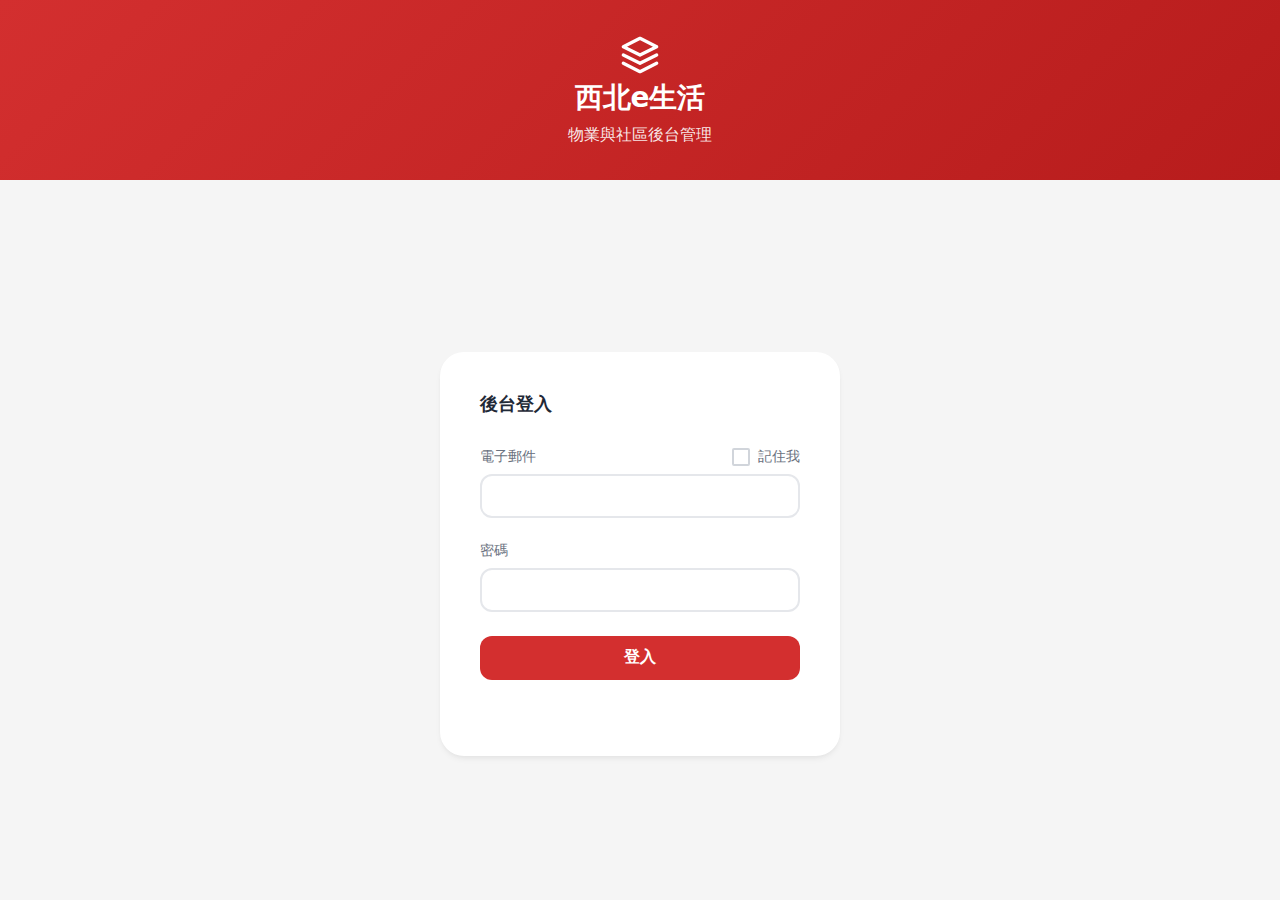
<file: admin.html>
<!doctype html>
<html lang="zh-Hant">
<head>
  <meta charset="utf-8">
  <meta name="viewport" content="width=device-width, initial-scale=1, viewport-fit=cover">
  <link rel="icon" type="image/svg+xml" href="favicon.svg">
  <title>西北e生活｜後台登入</title>
  <link rel="preconnect" href="https://fonts.googleapis.com">
  <link rel="preconnect" href="https://fonts.gstatic.com" crossorigin>
  <link href="https://fonts.googleapis.com/css2?family=Inter:wght@400;600;700&display=swap" rel="stylesheet">
  <link rel="stylesheet" href="styles.css">
  <!-- SheetJS for Excel export -->
  <script src="https://cdn.sheetjs.com/xlsx-0.20.1/package/dist/xlsx.full.min.js"></script>
</head>
<body class="admin">
  <div id="orientation-tip">
    <div class="tip-card">
      <div class="brand" id="brand-text-mobile">西北e生活</div>
      <div class="tip-title">建議以橫屏使用</div>
      <div class="tip-desc">平板與電腦使用者以橫屏獲得最佳體驗</div>
    </div>
  </div>

  <main class="container">
    <section class="left">
      <div class="brand-wrap">
        <div class="brand-logo">
          <img src="favicon.svg" alt="Logo" class="logo-img">
          <div id="brand-text">西北e生活</div>
        </div>
        <div class="brand-sub">物業與社區後台管理</div>
      </div>
    </section>
    <section class="right">
      <div class="card" id="auth-card">
        <h1 class="card-title">後台登入</h1>
        <form id="login-form" autocomplete="on">
          <label class="field">
            <div class="field-head">
              <span>電子郵件</span>
              <label class="remember"><input id="remember-me" type="checkbox"> 記住我</label>
            </div>
            <div class="input-wrap">
              <input id="email" type="email" inputmode="email" autocomplete="email" required>
            </div>
          </label>
          <label class="field">
            <div class="field-head">
              <span>密碼</span>
            </div>
            <div class="input-wrap">
              <input id="password" type="password" autocomplete="current-password" required>
              <button type="button" class="toggle-password" id="btn-toggle-password" aria-label="顯示密碼"></button>
            </div>
          </label>
          <button type="submit" class="btn primary" id="btn-login">登入</button>
          <div class="hint" id="auth-hint"></div>
        </form>
      </div>

      <div class="card hidden" id="profile-card">
        <h1 class="card-title">已登入</h1>
        <div class="profile-row">
          <span class="label">使用者</span>
          <span id="profile-email"></span>
        </div>
        <div class="profile-row">
          <span class="label">角色</span>
          <span id="profile-role"></span>
        </div>
        <button type="button" class="btn primary" id="btn-signout">登出</button>
      </div>
      <button type="button" class="btn corner" id="btn-admin-secret" aria-label="系統管理員入口"></button>
    </section>
  </main>

  <main class="stack admin hidden" id="admin-stack">
    <section class="row B1">
      <div class="bar">
        <div class="sys-brand">
          <svg class="sys-logo" viewBox="0 0 24 24" fill="none" stroke="currentColor" stroke-width="2" stroke-linecap="round" stroke-linejoin="round">
            <path d="M12 2L2 7l10 5 10-5-10-5zM2 17l10 5 10-5M2 12l10 5 10-5"></path>
          </svg>
          <span class="sys-title">西北e生活 社區後台</span>
        </div>
        <span class="welcome-text" id="welcome-admin"></span>
        <button type="button" class="btn top" id="btn-avatar-admin"></button>
      </div>
    </section>
    <section class="row B2">
      <div id="admin-sub-nav" class="sub-nav"></div>
    </section>
    <section class="row B3"></section>
    <section class="row B4">
      <nav class="nav-bar">
        <button class="nav-item active" id="admin-tab-shortcuts" type="button">
          <svg class="nav-icon" viewBox="0 0 24 24" fill="none" stroke="currentColor" stroke-width="2" stroke-linecap="round" stroke-linejoin="round"><path d="M3 9l9-7 9 7v11a2 2 0 0 1-2 2H5a2 2 0 0 1-2-2z"></path><polyline points="9 22 9 12 15 12 15 22"></polyline></svg>
          <span class="nav-text">快速捷徑</span>
        </button>
        <button class="nav-item" id="admin-tab-mail" type="button">
          <svg class="nav-icon" viewBox="0 0 24 24" fill="none" stroke="currentColor" stroke-width="2" stroke-linecap="round" stroke-linejoin="round"><path d="M4 4h16v16H4z"></path><path d="M22 6l-10 7L2 6"></path></svg>
          <span class="nav-text">郵件包裹</span>
        </button>
        <button class="nav-item" id="admin-tab-facility" type="button">
          <svg class="nav-icon" viewBox="0 0 24 24" fill="none" stroke="currentColor" stroke-width="2" stroke-linecap="round" stroke-linejoin="round"><circle cx="12" cy="12" r="10"></circle><path d="M12 6v6l4 2"></path></svg>
          <span class="nav-text">設施預約</span>
        </button>
        <button class="nav-item" id="admin-tab-announce" type="button">
          <svg class="nav-icon" viewBox="0 0 24 24" fill="none" stroke="currentColor" stroke-width="2" stroke-linecap="round" stroke-linejoin="round"><path d="M3 3h18v4H3z"></path><path d="M7 7v14"></path><path d="M17 7v10"></path></svg>
          <span class="nav-text">社區公告</span>
        </button>
        <button class="nav-item" id="admin-tab-residents" type="button">
          <svg class="nav-icon" viewBox="0 0 24 24" fill="none" stroke="currentColor" stroke-width="2" stroke-linecap="round" stroke-linejoin="round"><path d="M16 21v-2a4 4 0 0 0-4-4H8a4 4 0 0 0-4 4v2"></path><circle cx="9" cy="7" r="4"></circle><path d="M20 8v6"></path><path d="M23 8v6"></path></svg>
          <span class="nav-text">住戶管理</span>
        </button>
        <button class="nav-item" id="admin-tab-others" type="button">
          <svg class="nav-icon" viewBox="0 0 24 24" fill="none" stroke="currentColor" stroke-width="2" stroke-linecap="round" stroke-linejoin="round"><circle cx="12" cy="12" r="3"></circle><path d="M19.4 15a1.65 1.65 0 0 0 .33 1.82l.06.06a2 2 0 0 1 0 2.83 2 2 0 0 1-2.83 0l-.06-.06a1.65 1.65 0 0 0-1.82-.33 1.65 1.65 0 0 0-1 1.51V21a2 2 0 0 1-2 2 2 2 0 0 1-2-2v-.09A1.65 1.65 0 0 0 9 19.4a1.65 1.65 0 0 0-1.82.33l-.06.06a2 2 0 0 1-2.83 0 2 2 0 0 1 0-2.83l.06-.06a1.65 1.65 0 0 0 .33-1.82 1.65 1.65 0 0 0-1.51-1H3"></path></svg>
          <span class="nav-text">其他功能</span>
        </button>
        <button class="nav-item hidden" id="admin-tab-sys-back" type="button">
          <svg class="nav-icon" viewBox="0 0 24 24" fill="none" stroke="currentColor" stroke-width="2" stroke-linecap="round" stroke-linejoin="round"><path d="M9 21H5a2 2 0 0 1-2-2V5a2 2 0 0 1 2-2h4"></path><polyline points="16 17 21 12 16 7"></polyline><line x1="21" y1="12" x2="9" y2="12"></line></svg>
          <span class="nav-text">回系統後台</span>
        </button>
      </nav>
    </section>
  </main>

  <div id="sys-modal" class="modal hidden"></div>
  <script type="module" src="app.js"></script>
</body>
</html>
</file>
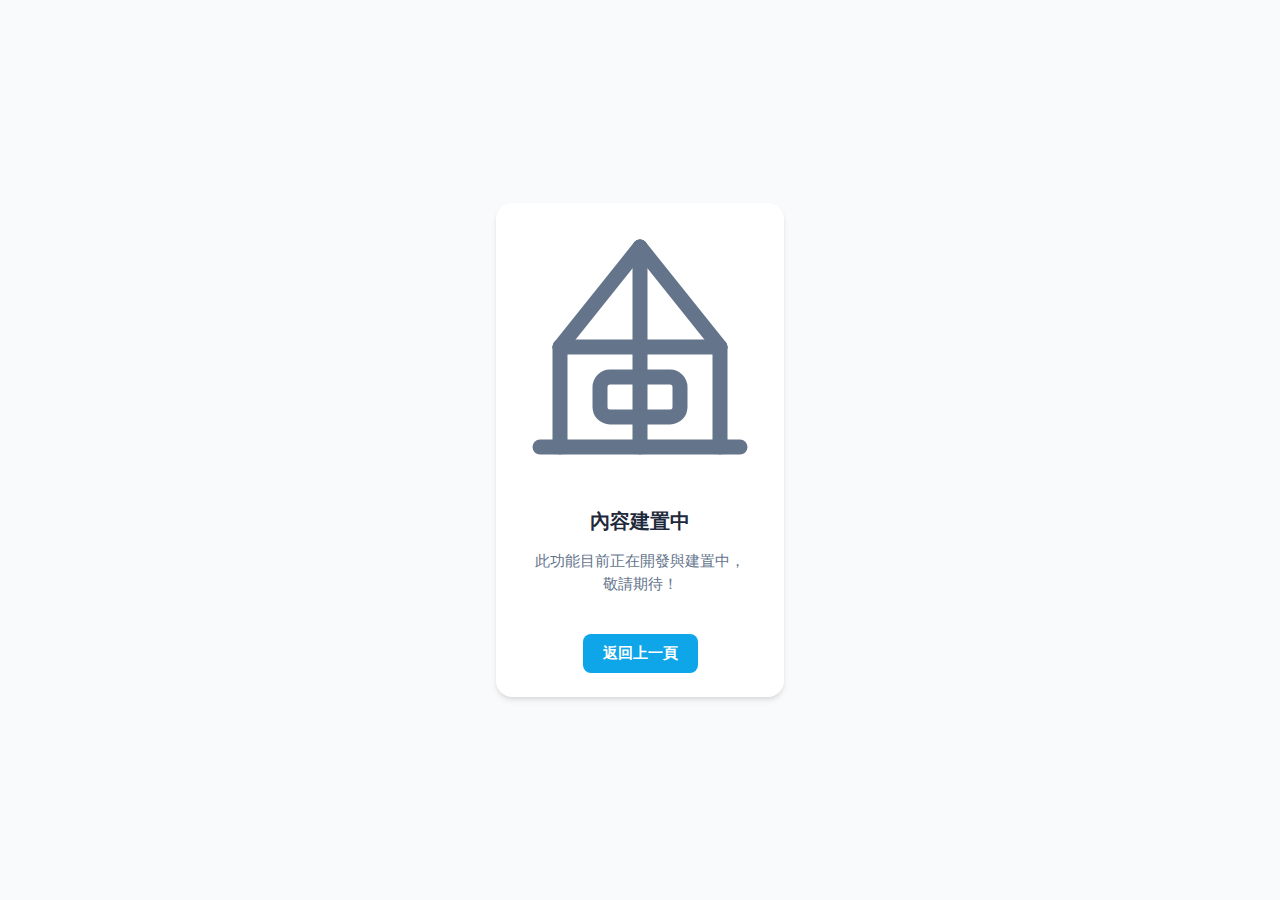
<file: bt.html>
<!doctype html>
<html lang="zh-Hant">
<head>
  <meta charset="utf-8">
  <meta name="viewport" content="width=device-width, initial-scale=1, viewport-fit=cover">
  <link rel="icon" type="image/svg+xml" href="favicon.svg">
  <title>西北e生活｜內容建置中</title>
  <link rel="preconnect" href="https://fonts.googleapis.com">
  <link rel="preconnect" href="https://fonts.gstatic.com" crossorigin>
  <link href="https://fonts.googleapis.com/css2?family=Inter:wght@400;600;700&display=swap" rel="stylesheet">
  <link rel="stylesheet" href="styles.css">
  <style>
    body {
      background-color: #f8fafc;
      display: flex;
      flex-direction: column;
      align-items: center;
      justify-content: center;
      height: 100vh;
      margin: 0;
      font-family: 'Inter', sans-serif;
    }
    .construction-container {
      text-align: center;
      padding: 24px;
      max-width: 400px;
      background: white;
      border-radius: 16px;
      box-shadow: 0 4px 6px -1px rgba(0, 0, 0, 0.1), 0 2px 4px -1px rgba(0, 0, 0, 0.06);
    }
    .construction-img {
      width: 100%;
      max-width: 240px;
      margin-bottom: 24px;
    }
    .construction-title {
      font-size: 20px;
      font-weight: 700;
      color: #1e293b;
      margin-bottom: 12px;
    }
    .construction-desc {
      font-size: 15px;
      color: #64748b;
      line-height: 1.5;
    }
    .btn-back {
      margin-top: 24px;
      padding: 10px 20px;
      background-color: #0ea5e9;
      color: white;
      border: none;
      border-radius: 8px;
      font-size: 15px;
      font-weight: 600;
      cursor: pointer;
      text-decoration: none;
      display: inline-block;
    }
    .btn-back:hover {
      background-color: #0284c7;
    }
  </style>
</head>
<body>
  <div class="construction-container">
    <svg class="construction-img" viewBox="0 0 24 24" fill="none" stroke="#64748b" stroke-width="1.5" stroke-linecap="round" stroke-linejoin="round">
      <path d="M22 22L2 22"/>
      <path d="M4 22L4 12"/>
      <path d="M20 22L20 12"/>
      <path d="M12 22L12 12"/>
      <path d="M4 12L20 12"/>
      <path d="M12 12L12 2"/>
      <path d="M4 12L12 2"/>
      <path d="M20 12L12 2"/>
      <rect x="8" y="15" width="8" height="4" rx="1"/>
    </svg>
    <h1 class="construction-title">內容建置中</h1>
    <p class="construction-desc">此功能目前正在開發與建置中，<br>敬請期待！</p>
    <a href="front.html" class="btn-back">返回上一頁</a>
  </div>
</body>
</html>
</file>
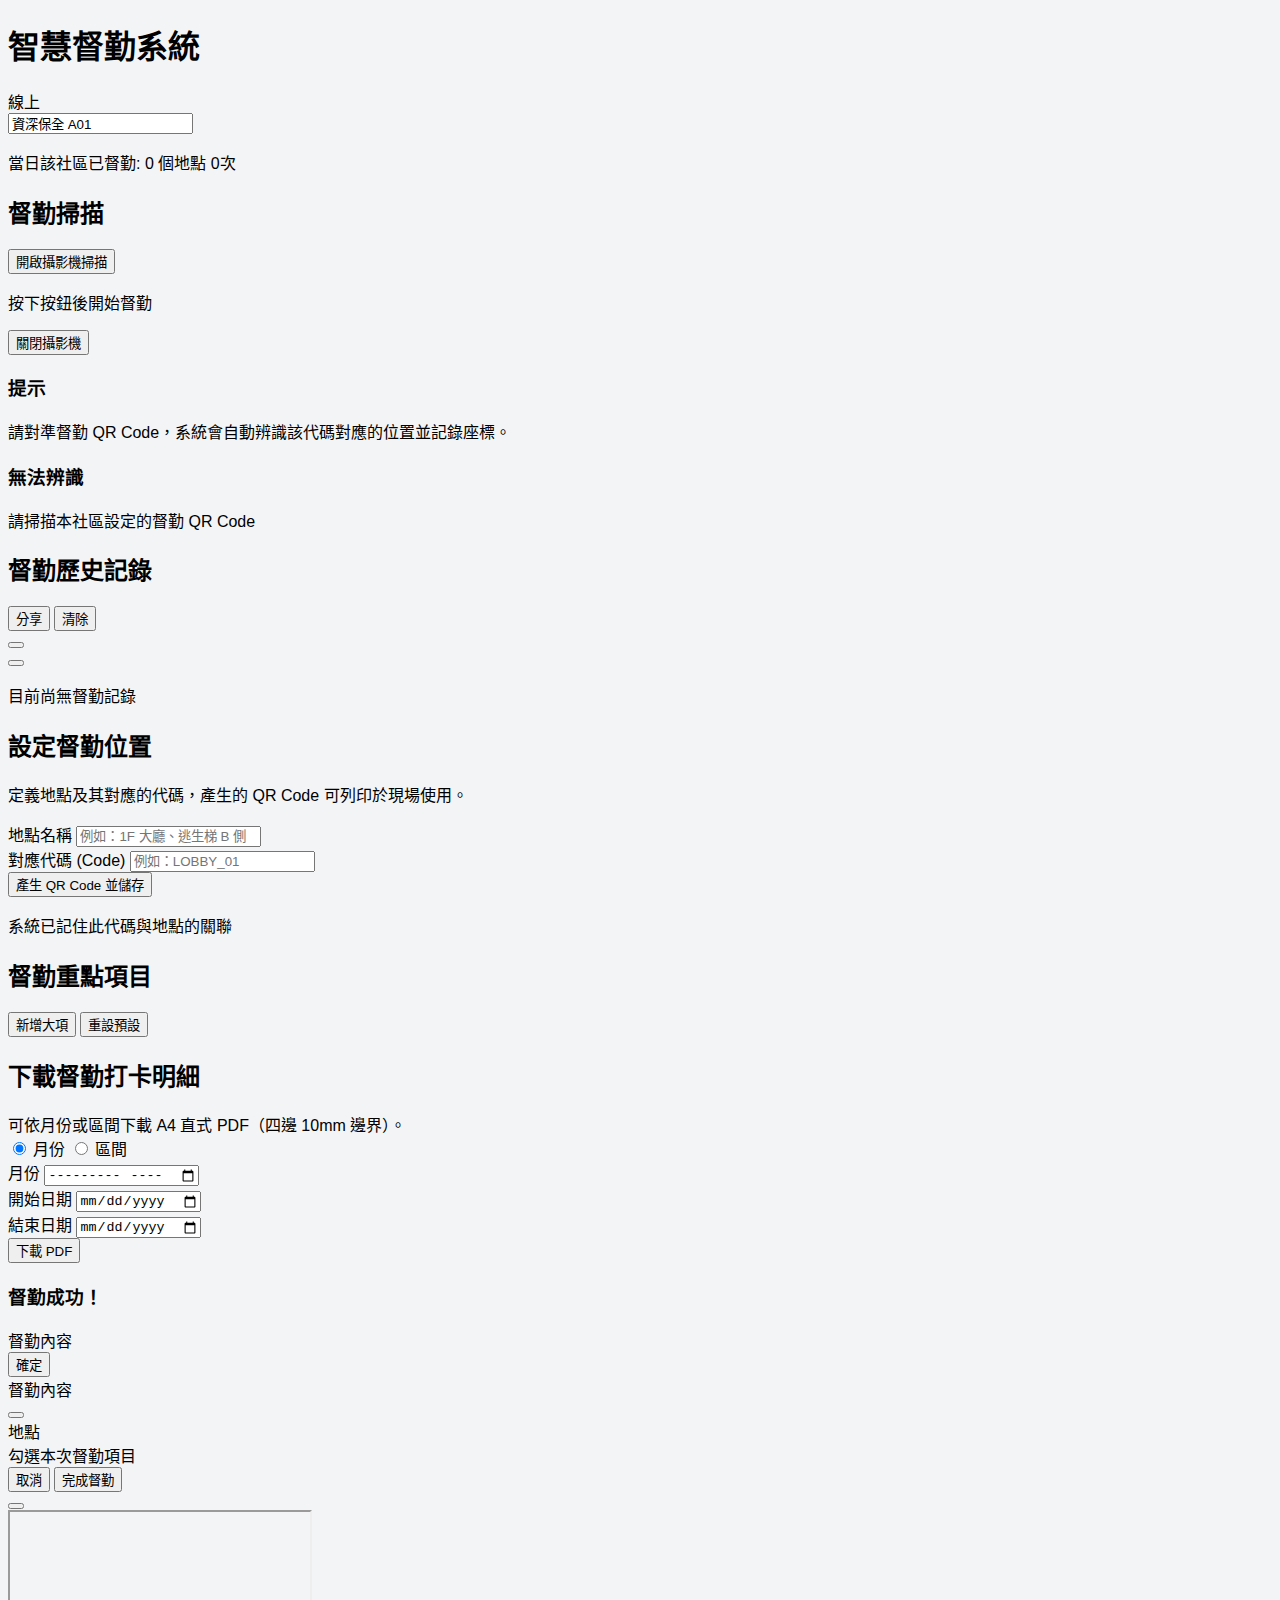
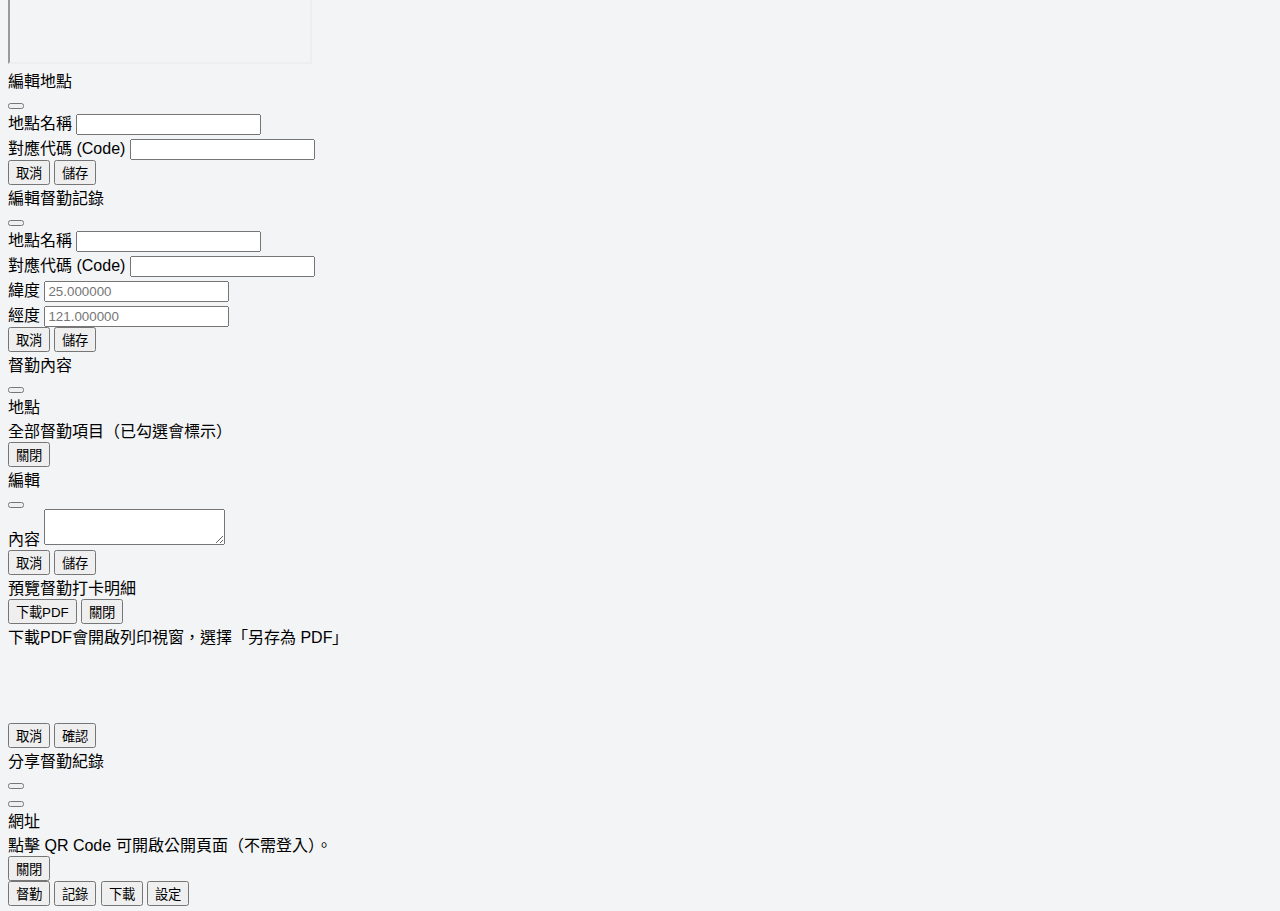
<file: check.html>
<!DOCTYPE html>
<html lang="zh-TW">
<head>
    <meta charset="UTF-8">
    <meta name="viewport" content="width=device-width, initial-scale=1.0">
    <title>督勤打卡系統</title>
    <script src="https://cdn.tailwindcss.com"></script>
    <script src="https://unpkg.com/html5-qrcode"></script>
    <script src="https://unpkg.com/lucide@latest"></script>
    <script src="./firebase-config.js"></script>
    <script src="https://www.gstatic.com/firebasejs/10.12.5/firebase-app-compat.js"></script>
    <script src="https://www.gstatic.com/firebasejs/10.12.5/firebase-auth-compat.js"></script>
    <script src="https://www.gstatic.com/firebasejs/10.12.5/firebase-firestore-compat.js"></script>
    <script src="https://cdnjs.cloudflare.com/ajax/libs/html2pdf.js/0.10.1/html2pdf.bundle.min.js"></script>
    <style>
        @import url('https://fonts.googleapis.com/css2?family=Noto+Sans+TC:wght@400;500;700&display=swap');
        body {
            font-family: 'Noto Sans TC', sans-serif;
            background-color: #f3f4f6;
            -webkit-tap-highlight-color: transparent;
        }
        .scanner-container #reader {
            border: none !important;
        }
        .scanner-container #reader__dashboard_section_csr button {
            background-color: #dc2626 !important;
            color: white !important;
            padding: 8px 16px !important;
            border-radius: 8px !important;
            text-transform: none !important;
            border: none !important;
        }
        #qr-shaded-region {
            pointer-events: none !important;
        }
    </style>
</head>
<body class="max-w-md mx-auto bg-gray-50 min-h-screen flex flex-col">

    <!-- 頂部導覽 -->
    <header id="page-header" class="bg-red-700 text-white p-4 shadow-lg sticky top-0 z-50">
        <div class="flex justify-between items-center">
            <h1 class="text-xl font-bold flex items-center gap-2">
                <i data-lucide="shield-check"></i> <span id="page-title">智慧督勤系統</span>
            </h1>
            <div id="connection-status" class="text-xs bg-red-600 px-2 py-1 rounded-full flex items-center gap-1">
                <span class="w-2 h-2 bg-green-400 rounded-full animate-pulse"></span> 線上
            </div>
        </div>
    </header>

    <!-- 主要內容區 -->
    <main id="app-main" class="flex-grow p-4 mb-20 overflow-y-auto">
        
        <!-- 人員資訊 -->
        <div id="user-card" class="bg-white rounded-xl p-4 shadow-sm mb-4 border border-gray-100">
            <div class="flex items-center gap-3">
                <div class="w-12 h-12 bg-red-100 rounded-full flex items-center justify-center text-red-700">
                    <i data-lucide="user"></i>
                </div>
                <div>
                    <input type="text" id="guard-name" value="資深保全 A01" class="font-bold text-gray-800 bg-transparent border-b border-dashed border-gray-300 focus:outline-none focus:border-red-500 w-full" placeholder="請輸入姓名">
                    <p class="text-sm text-gray-500">當日該社區已督勤: <span id="patrol-unique-count" class="font-semibold text-red-600">0</span> 個地點 <span id="patrol-count" class="font-semibold text-red-600">0</span>次</p>
                </div>
            </div>
        </div>

        <!-- 視圖：掃描打卡 -->
        <div id="view-scanner" class="view-content">
            <div class="bg-white rounded-xl shadow-sm overflow-hidden mb-4">
                <div class="p-4 border-b border-gray-100 flex justify-between items-center">
                    <h2 class="font-bold text-gray-700">督勤掃描</h2>
                    <i data-lucide="camera" class="text-red-500"></i>
                </div>
                <div class="p-4">
                    <!-- 相機開關按鈕 -->
                    <div id="scanner-placeholder" class="bg-gray-100 rounded-lg py-12 flex flex-col items-center justify-center border-2 border-dashed border-gray-200">
                        <div class="w-16 h-16 bg-white rounded-full flex items-center justify-center shadow-sm mb-4 text-gray-400">
                            <i data-lucide="video-off" size="32"></i>
                        </div>
                        <button onclick="toggleScanner(true)" class="bg-red-600 text-white px-6 py-3 rounded-xl font-bold shadow-lg shadow-red-100 hover:bg-red-700 transition active:scale-95">
                            開啟攝影機掃描
                        </button>
                        <p class="text-xs text-gray-400 mt-4">按下按鈕後開始督勤</p>
                    </div>
                    
                    <div id="reader-container" class="hidden">
                        <div id="reader" class="scanner-container rounded-lg overflow-hidden bg-black"></div>
                        <button onclick="toggleScanner(false)" class="w-full mt-4 text-gray-500 text-sm font-medium py-2">
                            關閉攝影機
                        </button>
                    </div>
                </div>
            </div>
            
            <div class="bg-red-50 border border-red-100 rounded-lg p-4">
                <h3 class="text-red-800 font-bold mb-1 flex items-center gap-1">
                    <i data-lucide="info" size="18"></i> 提示
                </h3>
                <p class="text-sm text-red-700">請對準督勤 QR Code，系統會自動辨識該代碼對應的位置並記錄座標。</p>
            </div>

        </div>

        <div id="scan-error-modal" class="fixed inset-0 z-[120] bg-black/40 flex items-center justify-center p-6 hidden">
            <div class="bg-white rounded-2xl p-6 w-full max-w-xs text-center shadow-2xl animate-in zoom-in duration-200">
                <div class="w-16 h-16 bg-gray-100 text-gray-600 rounded-full flex items-center justify-center mx-auto mb-4">
                    <i data-lucide="alert-triangle" size="34"></i>
                </div>
                <h3 id="scan-error-title" class="text-lg font-black text-gray-900 mb-1">無法辨識</h3>
                <p id="scan-error-message" class="text-sm text-gray-600 font-bold">請掃描本社區設定的督勤 QR Code</p>
            </div>
        </div>

        <!-- 視圖：歷史記錄 -->
        <div id="view-logs" class="view-content hidden">
            <div class="flex justify-between items-center mb-4">
                <div class="flex items-center gap-2 min-w-0">
                    <h2 class="font-bold text-gray-700 whitespace-nowrap">督勤歷史記錄</h2>
                </div>
                <div id="logs-actions" class="flex items-center gap-3">
                    <button id="share-btn" onclick="openShareModal()" class="text-xs text-gray-500 flex items-center gap-1">
                        <i data-lucide="share-2" size="14"></i> 分享
                    </button>
                    <button onclick="clearLogs()" id="clear-logs-btn" class="text-xs text-red-500 flex items-center gap-1">
                        <i data-lucide="trash-2" size="14"></i> 清除
                    </button>
                </div>
            </div>
            <div id="logs-date-nav" class="flex items-center justify-center gap-2 mb-4">
                <button onclick="changeLogDate(-1)" class="p-1 rounded-lg hover:bg-gray-100 text-gray-500">
                    <i data-lucide="chevron-left" size="16"></i>
                </button>
                <div id="logs-date-label" class="text-xs font-bold text-gray-500 bg-gray-100 px-2 py-1 rounded-lg whitespace-nowrap"></div>
                <button onclick="changeLogDate(1)" class="p-1 rounded-lg hover:bg-gray-100 text-gray-500">
                    <i data-lucide="chevron-right" size="16"></i>
                </button>
            </div>
            <div id="logs-container" class="space-y-3">
                <div class="text-center py-10 text-gray-400">
                    <i data-lucide="clipboard-list" size="48" class="mx-auto mb-2 opacity-20"></i>
                    <p>目前尚無督勤記錄</p>
                </div>
            </div>
        </div>

        <!-- 視圖：設定 -->
        <div id="view-settings" class="view-content hidden">
            <h2 class="font-bold text-gray-700 mb-4">設定督勤位置</h2>
            <div class="bg-white rounded-xl p-4 shadow-sm border border-gray-100 mb-4">
                <p class="text-sm text-gray-600 mb-4">定義地點及其對應的代碼，產生的 QR Code 可列印於現場使用。</p>
                
                <div class="space-y-4">
                    <div>
                        <label class="block text-xs font-bold text-gray-400 uppercase mb-1">地點名稱</label>
                        <input type="text" id="custom-location-name" placeholder="例如：1F 大廳、逃生梯 B 側" 
                               class="w-full px-4 py-3 rounded-lg border border-gray-200 focus:border-red-500 focus:ring-1 focus:ring-red-500 outline-none transition">
                    </div>
                    <div>
                        <label class="block text-xs font-bold text-gray-400 uppercase mb-1">對應代碼 (Code)</label>
                        <input type="text" id="custom-qr-code" placeholder="例如：LOBBY_01" 
                               class="w-full px-4 py-3 rounded-lg border border-gray-200 focus:border-red-500 focus:ring-1 focus:ring-red-500 outline-none transition">
                    </div>
                    <button onclick="handleManualQR()" class="w-full bg-red-600 text-white py-3 rounded-xl font-bold hover:bg-red-700 transition shadow-lg shadow-red-100 flex items-center justify-center gap-2">
                        <i data-lucide="qr-code" size="18"></i> 產生 QR Code 並儲存
                    </button>
                </div>

                <div id="qr-display" class="mt-8 flex flex-col items-center hidden border-t pt-6">
                    <div id="qrcode-result" class="bg-white p-4 rounded-lg shadow-inner border border-gray-100"></div>
                    <div class="text-center mt-3">
                        <p id="qr-label-name" class="font-bold text-gray-800 text-lg"></p>
                        <p id="qr-label-code" class="text-sm text-red-600 font-mono"></p>
                    </div>
                    <p class="text-xs text-gray-400 mt-4 italic">系統已記住此代碼與地點的關聯</p>
                </div>
            </div>
            
            <!-- 已定義的地點清單 -->
            <div id="location-map-list" class="space-y-2 mt-4">
                <!-- Mappings will appear here -->
            </div>

            <div class="mt-8">
                <h2 class="font-bold text-gray-700 mb-4">督勤重點項目</h2>
                <div class="bg-white rounded-xl p-4 shadow-sm border border-gray-100">
                    <div class="flex items-center justify-end gap-2 mb-3">
                            <button onclick="addInspectionGroup()" class="text-xs bg-red-600 text-white px-3 py-2 rounded-xl font-bold hover:bg-red-700 transition">新增大項</button>
                            <button onclick="resetInspectionChecklistToDefault()" class="text-xs bg-gray-100 text-gray-700 px-3 py-2 rounded-xl font-bold hover:bg-gray-200 transition">重設預設</button>
                    </div>
                    <div id="inspection-checklist-list" class="space-y-3"></div>
                </div>
            </div>
        </div>

        <div id="view-download" class="view-content hidden">
            <h2 class="font-bold text-gray-700 mb-4">下載督勤打卡明細</h2>
            <div class="bg-white rounded-xl p-4 shadow-sm border border-gray-100 mb-4">
                <div class="text-sm text-gray-600 mb-4">可依月份或區間下載 A4 直式 PDF（四邊 10mm 邊界）。</div>

                <div class="space-y-4">
                    <div class="flex items-center gap-4">
                        <label class="flex items-center gap-2 cursor-pointer select-none">
                            <input type="radio" name="download-mode" value="month" checked class="text-red-600 focus:ring-red-500">
                            <span class="text-sm text-gray-700 font-bold">月份</span>
                        </label>
                        <label class="flex items-center gap-2 cursor-pointer select-none">
                            <input type="radio" name="download-mode" value="range" class="text-red-600 focus:ring-red-500">
                            <span class="text-sm text-gray-700 font-bold">區間</span>
                        </label>
                    </div>

                    <div id="download-month-row">
                        <label class="block text-xs font-bold text-gray-400 uppercase mb-1">月份</label>
                        <input type="month" id="download-month" class="w-full px-4 py-3 rounded-lg border border-gray-200 focus:border-red-500 focus:ring-1 focus:ring-red-500 outline-none transition">
                    </div>

                    <div id="download-range-row" class="grid grid-cols-2 gap-2 hidden">
                        <div>
                            <label class="block text-xs font-bold text-gray-400 uppercase mb-1">開始日期</label>
                            <input type="date" id="download-start" class="w-full px-4 py-3 rounded-lg border border-gray-200 focus:border-red-500 focus:ring-1 focus:ring-red-500 outline-none transition">
                        </div>
                        <div>
                            <label class="block text-xs font-bold text-gray-400 uppercase mb-1">結束日期</label>
                            <input type="date" id="download-end" class="w-full px-4 py-3 rounded-lg border border-gray-200 focus:border-red-500 focus:ring-1 focus:ring-red-500 outline-none transition">
                        </div>
                    </div>

                    <button id="download-pdf-btn" onclick="downloadPdf()" class="w-full bg-red-600 text-white py-3 rounded-xl font-bold hover:bg-red-700 transition shadow-lg shadow-red-100 flex items-center justify-center gap-2">
                        <i data-lucide="download" size="18"></i> 下載 PDF
                    </button>
                    <div id="download-status" class="text-xs text-gray-500"></div>
                </div>
            </div>
        </div>
    </main>

    <!-- 成功提示彈窗 -->
    <div id="success-modal" class="fixed inset-0 bg-black/50 z-[100] flex items-center justify-center hidden p-6">
        <div class="bg-white rounded-2xl p-6 w-full max-w-xs text-center shadow-2xl animate-in zoom-in duration-300">
            <div class="w-20 h-20 bg-green-100 text-green-600 rounded-full flex items-center justify-center mx-auto mb-4">
                <i data-lucide="check-circle-2" size="48"></i>
            </div>
            <h3 class="text-xl font-bold text-gray-800 mb-1">督勤成功！</h3>
            <p id="modal-location" class="text-gray-600 mb-1 font-bold text-lg"></p>
            <p id="modal-code" class="text-xs text-gray-400 mb-4 font-mono"></p>
            <div class="bg-gray-50 rounded-lg p-3 text-left text-xs text-gray-500 mb-6 space-y-1">
                <p id="modal-time"></p>
                <p id="modal-coords"></p>
                <div id="modal-inspection" class="hidden">
                    <div class="mt-2 font-bold text-gray-600 text-[11px]">督勤內容</div>
                    <div id="modal-inspection-items" class="mt-1 space-y-1"></div>
                </div>
            </div>
            <button onclick="closeModal()" class="w-full bg-red-600 text-white py-3 rounded-xl font-bold shadow-lg shadow-red-200">確定</button>
        </div>
    </div>

    <div id="inspection-modal" class="fixed inset-0 bg-black/50 z-[101] hidden p-4 flex items-center justify-center">
        <div class="w-full max-w-md mx-auto bg-white rounded-2xl shadow-2xl overflow-hidden">
            <div class="flex items-center justify-between px-4 py-3 border-b border-gray-100">
                <div class="font-black text-gray-800 text-sm">督勤內容</div>
                <button onclick="closeInspectionModal()" class="p-1 rounded-full hover:bg-gray-100 text-gray-500">
                    <i data-lucide="x" size="18"></i>
                </button>
            </div>
            <div class="px-4 py-4">
                <div class="bg-gray-50 border border-gray-100 rounded-xl p-3">
                    <div class="text-xs text-gray-500 font-bold">地點</div>
                    <div id="inspection-modal-location" class="font-black text-gray-800"></div>
                    <div id="inspection-modal-code" class="text-xs text-gray-500 font-mono mt-1"></div>
                    <div id="inspection-modal-geo" class="text-xs text-gray-500 mt-1"></div>
                </div>
                <div class="mt-4">
                    <div class="text-xs font-bold text-gray-400 uppercase mb-2">勾選本次督勤項目</div>
                    <div id="inspection-modal-list" class="space-y-4 max-h-[55vh] overflow-y-auto pr-1"></div>
                </div>
            </div>
            <div class="px-4 py-3 border-t border-gray-100 flex gap-2">
                <button onclick="closeInspectionModal(true)" class="flex-1 bg-gray-100 text-gray-700 py-3 rounded-xl font-bold hover:bg-gray-200 transition">取消</button>
                <button onclick="submitInspectionModal()" class="flex-1 bg-red-600 text-white py-3 rounded-xl font-bold hover:bg-red-700 transition">完成督勤</button>
            </div>
        </div>
    </div>

    <div id="map-modal" class="fixed inset-0 bg-black/50 z-[105] hidden p-4">
        <div class="w-full max-w-md mx-auto bg-white rounded-2xl shadow-2xl overflow-hidden">
            <div class="flex items-center justify-between px-4 py-3 border-b border-gray-100">
                <div id="map-modal-title" class="font-bold text-gray-800 text-sm truncate"></div>
                <button onclick="closeMapModal()" class="p-1 rounded-full hover:bg-gray-100 text-gray-500">
                    <i data-lucide="x" size="18"></i>
                </button>
            </div>
            <div class="w-full bg-gray-50">
                <iframe id="map-iframe" class="w-full h-[360px] border-0" loading="lazy" referrerpolicy="no-referrer-when-downgrade"></iframe>
            </div>
        </div>
    </div>

    <div id="edit-mapping-modal" class="fixed inset-0 bg-black/50 z-[106] hidden p-4">
        <div class="w-full max-w-md mx-auto bg-white rounded-2xl shadow-2xl overflow-hidden">
            <div class="flex items-center justify-between px-4 py-3 border-b border-gray-100">
                <div class="font-bold text-gray-800 text-sm">編輯地點</div>
                <button onclick="closeEditMappingModal()" class="p-1 rounded-full hover:bg-gray-100 text-gray-500">
                    <i data-lucide="x" size="18"></i>
                </button>
            </div>
            <div class="p-4 space-y-4">
                <input type="hidden" id="edit-map-old-code" value="">
                <div>
                    <label class="block text-xs font-bold text-gray-400 uppercase mb-1">地點名稱</label>
                    <input type="text" id="edit-map-name" class="w-full px-4 py-3 rounded-lg border border-gray-200 focus:border-red-500 focus:ring-1 focus:ring-red-500 outline-none transition">
                </div>
                <div>
                    <label class="block text-xs font-bold text-gray-400 uppercase mb-1">對應代碼 (Code)</label>
                    <input type="text" id="edit-map-code" class="w-full px-4 py-3 rounded-lg border border-gray-200 focus:border-red-500 focus:ring-1 focus:ring-red-500 outline-none transition font-mono">
                </div>
                <div class="flex gap-2">
                    <button onclick="closeEditMappingModal()" class="flex-1 bg-gray-100 text-gray-700 py-3 rounded-xl font-bold hover:bg-gray-200 transition">取消</button>
                    <button onclick="saveMappingEdit()" class="flex-1 bg-red-600 text-white py-3 rounded-xl font-bold hover:bg-red-700 transition">儲存</button>
                </div>
            </div>
        </div>
    </div>

    <div id="edit-log-modal" class="fixed inset-0 bg-black/50 z-[107] hidden p-4">
        <div class="w-full max-w-md mx-auto bg-white rounded-2xl shadow-2xl overflow-hidden">
            <div class="flex items-center justify-between px-4 py-3 border-b border-gray-100">
                <div class="font-bold text-gray-800 text-sm">編輯督勤記錄</div>
                <button onclick="closeEditLogModal()" class="p-1 rounded-full hover:bg-gray-100 text-gray-500">
                    <i data-lucide="x" size="18"></i>
                </button>
            </div>
            <div class="p-4 space-y-4">
                <input type="hidden" id="edit-log-id" value="">
                <div>
                    <label class="block text-xs font-bold text-gray-400 uppercase mb-1">地點名稱</label>
                    <input type="text" id="edit-log-location" class="w-full px-4 py-3 rounded-lg border border-gray-200 focus:border-red-500 focus:ring-1 focus:ring-red-500 outline-none transition">
                </div>
                <div>
                    <label class="block text-xs font-bold text-gray-400 uppercase mb-1">對應代碼 (Code)</label>
                    <input type="text" id="edit-log-code" class="w-full px-4 py-3 rounded-lg border border-gray-200 focus:border-red-500 focus:ring-1 focus:ring-red-500 outline-none transition font-mono">
                </div>
                <div class="grid grid-cols-2 gap-2">
                    <div>
                        <label class="block text-xs font-bold text-gray-400 uppercase mb-1">緯度</label>
                        <input type="text" id="edit-log-lat" class="w-full px-4 py-3 rounded-lg border border-gray-200 focus:border-red-500 focus:ring-1 focus:ring-red-500 outline-none transition font-mono" placeholder="25.000000">
                    </div>
                    <div>
                        <label class="block text-xs font-bold text-gray-400 uppercase mb-1">經度</label>
                        <input type="text" id="edit-log-lng" class="w-full px-4 py-3 rounded-lg border border-gray-200 focus:border-red-500 focus:ring-1 focus:ring-red-500 outline-none transition font-mono" placeholder="121.000000">
                    </div>
                </div>
                <div class="flex gap-2">
                    <button onclick="closeEditLogModal()" class="flex-1 bg-gray-100 text-gray-700 py-3 rounded-xl font-bold hover:bg-gray-200 transition">取消</button>
                    <button onclick="saveLogEdit()" class="flex-1 bg-red-600 text-white py-3 rounded-xl font-bold hover:bg-red-700 transition">儲存</button>
                </div>
            </div>
        </div>
    </div>

    <div id="inspection-log-modal" class="fixed inset-0 bg-black/50 z-[108] hidden p-4 flex items-center justify-center">
        <div class="w-full max-w-md mx-auto bg-white rounded-2xl shadow-2xl overflow-hidden">
            <div class="flex items-center justify-between px-4 py-3 border-b border-gray-100">
                <div class="font-black text-gray-800 text-sm">督勤內容</div>
                <button onclick="closeInspectionLogModal()" class="p-1 rounded-full hover:bg-gray-100 text-gray-500">
                    <i data-lucide="x" size="18"></i>
                </button>
            </div>
            <div class="px-4 py-4">
                <div class="bg-gray-50 border border-gray-100 rounded-xl p-3">
                    <div class="text-xs text-gray-500 font-bold">地點</div>
                    <div id="inspection-log-location" class="font-black text-gray-800"></div>
                    <div id="inspection-log-meta" class="text-xs text-gray-600 mt-1"></div>
                </div>
                <div class="mt-4">
                    <div class="text-xs font-bold text-gray-400 uppercase mb-2">全部督勤項目（已勾選會標示）</div>
                    <div id="inspection-log-list" class="space-y-4 max-h-[60vh] overflow-y-auto pr-1"></div>
                </div>
            </div>
            <div class="px-4 py-3 border-t border-gray-100">
                <button onclick="closeInspectionLogModal()" class="w-full bg-gray-100 text-gray-700 py-3 rounded-xl font-bold hover:bg-gray-200 transition">關閉</button>
            </div>
        </div>
    </div>

    <div id="inspection-editor-modal" class="fixed inset-0 bg-black/50 z-[109] hidden p-4 flex items-center justify-center">
        <div class="w-full max-w-md mx-auto bg-white rounded-2xl shadow-2xl overflow-hidden">
            <div class="flex items-center justify-between px-4 py-3 border-b border-gray-100">
                <div id="inspection-editor-title" class="font-black text-gray-800 text-sm">編輯</div>
                <button onclick="closeInspectionEditorModal()" class="p-1 rounded-full hover:bg-gray-100 text-gray-500">
                    <i data-lucide="x" size="18"></i>
                </button>
            </div>
            <div class="p-4 space-y-4">
                <input type="hidden" id="inspection-editor-kind" value="">
                <input type="hidden" id="inspection-editor-mode" value="">
                <input type="hidden" id="inspection-editor-group-id" value="">
                <input type="hidden" id="inspection-editor-item-id" value="">
                <div>
                    <label id="inspection-editor-label" class="block text-xs font-bold text-gray-400 uppercase mb-1">內容</label>
                    <textarea id="inspection-editor-text" class="w-full px-4 py-3 rounded-lg border border-gray-200 focus:border-red-500 focus:ring-1 focus:ring-red-500 outline-none transition min-h-[120px]" placeholder=""></textarea>
                </div>
                <div class="flex gap-2">
                    <button onclick="closeInspectionEditorModal()" class="flex-1 bg-gray-100 text-gray-700 py-3 rounded-xl font-bold hover:bg-gray-200 transition">取消</button>
                    <button onclick="saveInspectionEditorModal()" class="flex-1 bg-red-600 text-white py-3 rounded-xl font-bold hover:bg-red-700 transition">儲存</button>
                </div>
            </div>
        </div>
    </div>

    <div id="report-preview-modal" class="fixed inset-0 bg-black/50 z-[110] hidden p-4">
        <div class="w-full max-w-5xl mx-auto bg-white rounded-2xl shadow-2xl overflow-hidden h-[calc(100vh-32px)] flex flex-col">
            <div class="flex items-center justify-between px-4 py-3 border-b border-gray-100">
                <div class="font-bold text-gray-800 text-sm">預覽督勤打卡明細</div>
                <div class="flex items-center gap-2">
                    <button onclick="printReport()" class="px-3 py-1.5 rounded-xl bg-red-600 text-white text-xs font-bold hover:bg-red-700">
                        下載PDF
                    </button>
                    <button onclick="closeReportPreview()" class="px-3 py-1.5 rounded-xl bg-gray-100 text-gray-700 text-xs font-bold hover:bg-gray-200">
                        關閉
                    </button>
                </div>
            </div>
            <div class="px-4 py-2 text-xs text-gray-500 border-b border-gray-100">
                下載PDF會開啟列印視窗，選擇「另存為 PDF」
            </div>
            <div class="flex-1 overflow-auto bg-gray-50 p-4">
                <div class="mx-auto bg-white shadow-sm border border-gray-200" style="width: 210mm; padding: 10mm;">
                    <div id="report-preview-content"></div>
                </div>
            </div>
        </div>
    </div>

    <div id="confirm-modal" class="fixed inset-0 bg-black/50 z-[115] hidden p-6 flex items-center justify-center">
        <div class="bg-white rounded-2xl w-full max-w-xs shadow-2xl overflow-hidden">
            <div class="px-5 py-4 border-b border-gray-100">
                <div id="confirm-title" class="font-black text-gray-800 text-base"></div>
                <div id="confirm-message" class="text-sm text-gray-600 mt-1 whitespace-pre-wrap"></div>
            </div>
            <div class="px-5 py-4 flex gap-2">
                <button onclick="confirmModalCancel()" class="flex-1 bg-gray-100 text-gray-700 py-3 rounded-xl font-bold hover:bg-gray-200 transition">取消</button>
                <button onclick="confirmModalOk()" class="flex-1 bg-red-600 text-white py-3 rounded-xl font-bold hover:bg-red-700 transition">確認</button>
            </div>
        </div>
    </div>

    <div id="share-modal" class="fixed inset-0 bg-black/50 z-[114] hidden p-6 flex items-center justify-center">
        <div class="bg-white rounded-2xl w-full max-w-xs shadow-2xl overflow-hidden">
            <div class="px-5 py-4 border-b border-gray-100 flex items-center justify-between">
                <div class="font-black text-gray-800 text-base">分享督勤紀錄</div>
                <button onclick="closeShareModal()" class="p-1 rounded-full hover:bg-gray-100 text-gray-500">
                    <i data-lucide="x" size="18"></i>
                </button>
            </div>
            <div class="px-5 py-4">
                <div id="share-community-name" class="text-sm font-bold text-gray-800 mb-3"></div>
                <button onclick="openSharedLogs()" class="w-full flex items-center justify-center">
                    <div id="share-qr" class="bg-white p-3 rounded-xl border border-gray-100 shadow-sm"></div>
                </button>
                <div class="mt-3">
                    <div class="text-xs font-bold text-gray-400 uppercase mb-1">網址</div>
                    <div id="share-url" class="text-xs text-gray-700 break-all bg-gray-50 rounded-lg p-2 border border-gray-100"></div>
                </div>
                <div class="mt-3 text-[11px] text-gray-500">點擊 QR Code 可開啟公開頁面（不需登入）。</div>
            </div>
            <div class="px-5 py-4 border-t border-gray-100">
                <button onclick="closeShareModal()" class="w-full bg-gray-100 text-gray-700 py-3 rounded-xl font-bold hover:bg-gray-200 transition">關閉</button>
            </div>
        </div>
    </div>

    <!-- 底部導航 -->
    <nav id="page-nav" class="fixed bottom-0 left-0 right-0 max-w-md mx-auto bg-white border-t border-gray-200 flex justify-around p-2 pb-6 shadow-[0_-4px_10px_rgba(0,0,0,0.05)]">
        <button onclick="switchView('scanner')" id="nav-scanner" class="flex flex-col items-center p-2 text-red-600">
            <i data-lucide="scan-line"></i>
            <span class="text-xs mt-1">督勤</span>
        </button>
        <button onclick="switchView('logs')" id="nav-logs" class="flex flex-col items-center p-2 text-gray-400">
            <i data-lucide="history"></i>
            <span class="text-xs mt-1">記錄</span>
        </button>
        <button onclick="switchView('download')" id="nav-download" class="hidden flex flex-col items-center p-2 text-gray-400">
            <i data-lucide="download"></i>
            <span class="text-xs mt-1">下載</span>
        </button>
        <button onclick="switchView('settings')" id="nav-settings" class="hidden flex flex-col items-center p-2 text-gray-400">
            <i data-lucide="settings"></i>
            <span class="text-xs mt-1">設定</span>
        </button>
    </nav>

    <script src="https://cdnjs.cloudflare.com/ajax/libs/qrcodejs/1.0.0/qrcode.min.js"></script>

    <script>
        lucide.createIcons();

        const appId = typeof __app_id !== 'undefined' ? __app_id : 'default-attendance-app';

        let fbUser = null;
        let dbUser = null;
        let selectedCommunityId = '';
        let selectedCommunityName = '';
        let db = null;
        let settingsDocRef = null;
        let logsUnsub = null;
        let settingsUnsub = null;

        let html5QrCode;
        let logs = [];
        let locationMap = {};
        let selectedLogsDate = new Date();
        let canManageSettings = false;
        let downloadUIReady = false;
        let reportPreviewState = null;
        let pendingConfirmAction = null;
        let isPublicView = false;
        let sharePublicUrl = '';
        let inspectionChecklist = [];
        let inspectionChecklistLoaded = false;
        let inspectionChecklistDefaultWritten = false;
        let pendingInspectionScan = null;
        let pendingInspectionSelectedIds = new Set();
        let inspectionLogViewTargetId = '';
        let pendingInspectionScanToken = 0;

        function normalizeKey(v) {
            return String(v || '').replace(/\uFEFF/g, '').trim();
        }

        function getDefaultInspectionChecklist() {
            return [
                {
                    id: 'g1',
                    title: '人員儀容與精神狀態',
                    items: [
                        { id: 'g1i1', text: '服裝儀容：是否穿著整齊制服、佩戴識別證，鞋襪是否符合規定。' },
                        { id: 'g1i2', text: '精神狀態：是否有打瞌睡、飲酒、吃檳榔、閱讀書報、滑手機（非公務）等違規行為。' },
                        { id: 'g1i3', text: '值勤態度：應對住戶與訪客是否禮貌、主動。' }
                    ]
                },
                {
                    id: 'g2',
                    title: '門禁與值勤紀錄檢核',
                    items: [
                        { id: 'g2i1', text: '訪客登記：檢查訪客/外送/廠商登記簿是否確實記錄（時間、事由、證件換發）。' },
                        { id: 'g2i2', text: '郵件包裹：代收紀錄與存放管理是否落實，有無遺漏或簽領混亂情形。' },
                        { id: 'g2i3', text: '值勤日誌：總幹事與保全人員的工作日誌是否按時填寫，交班事項是否完整銜接。' },
                        { id: 'g2i4', text: '監視系統：監控畫面是否正常顯示，錄影功能是否運作中，有無異常死角。' }
                    ]
                },
                {
                    id: 'g3',
                    title: '社區巡邏與安全防護',
                    items: [
                        { id: 'g3i1', text: '巡邏紀錄：檢查巡邏鐘或電子巡邏系統的紀錄，確認是否按時、按點巡視（含屋頂、地下室、逃生梯）。' },
                        { id: 'g3i2', text: '車道管理：車輛進出管制情形，停車場是否有外車違規停放或閒雜人員逗留。' },
                        { id: 'g3i3', text: '公設管理：巡視公共設施（如健身房、交誼廳）的使用狀況及燈光/空調開啟是否依時程執行。' }
                    ]
                },
                {
                    id: 'g4',
                    title: '環境與設備查驗',
                    items: [
                        { id: 'g4i1', text: '管理室整潔：櫃台有無堆放雜物，周邊環境是否保持乾淨。' },
                        { id: 'g4i2', text: '緊急通報設備：對講機、消防警報主機是否有故障訊號，有無報修追蹤。' },
                        { id: 'g4i3', text: '清潔品質督導：若公司包含清潔業務，會抽查公共區域、垃圾房、樓梯間的清潔完成度。' }
                    ]
                },
                {
                    id: 'g5',
                    title: '行政財務與公關服務',
                    items: [
                        { id: 'g5i1', text: '管理費核對：若現場由總幹事收款，幹部會抽查收據存根與現金管理是否相符。' },
                        { id: 'g5i2', text: '公告與公文：檢視管委會交辦事項之進度，社區公告是否及時更新或過期未撤。' },
                        { id: 'g5i3', text: '住戶意見回饋：詢問現場人員是否有住戶投訴或重大爭議事件，並評估處理方式。' }
                    ]
                },
                {
                    id: 'g6',
                    title: '突發事件與教育訓練',
                    items: [
                        { id: 'g6i1', text: '防災應變：隨機詢問保全人員若遇火災、電梯受困或停電時的處置流程（SOP）。' },
                        { id: 'g6i2', text: '政令宣導：傳達公司最新規定或法令更新（如公寓大廈管理條例修正）。' }
                    ]
                }
            ];
        }

        function normalizeInspectionChecklist(raw) {
            if (!Array.isArray(raw)) return [];
            const out = [];
            raw.forEach(g => {
                const id = normalizeKey(g?.id);
                const title = normalizeKey(g?.title);
                if (!id || !title) return;
                const items = [];
                const rawItems = Array.isArray(g?.items) ? g.items : [];
                rawItems.forEach(it => {
                    const iid = normalizeKey(it?.id);
                    const text = normalizeKey(it?.text);
                    if (!iid || !text) return;
                    items.push({ id: iid, text });
                });
                out.push({ id, title, items });
            });
            return out;
        }

        function ensureInspectionChecklistReady() {
            if (inspectionChecklistLoaded && Array.isArray(inspectionChecklist) && inspectionChecklist.length > 0) return;
            inspectionChecklist = getDefaultInspectionChecklist();
            inspectionChecklistLoaded = true;
        }

        function getInspectionItemById(groupId, itemId) {
            const gid = normalizeKey(groupId);
            const iid = normalizeKey(itemId);
            const g = (inspectionChecklist || []).find(x => String(x.id) === gid);
            const it = g ? (g.items || []).find(x => String(x.id) === iid) : null;
            return { group: g || null, item: it || null };
        }

        function renderInspectionChecklistManager() {
            const container = document.getElementById('inspection-checklist-list');
            if (!container) return;
            ensureInspectionChecklistReady();
            const list = Array.isArray(inspectionChecklist) ? inspectionChecklist : [];
            if (list.length === 0) {
                container.innerHTML = `<div class="text-center py-8 text-gray-400"><p class="text-sm">尚無督勤項目</p></div>`;
                return;
            }

            container.innerHTML = list.map(g => {
                const title = escapeHtml(g.title);
                const groupId = String(g.id);
                const itemsHtml = (g.items || []).map(it => {
                    const itemId = String(it.id);
                    const text = escapeHtml(it.text);
                    return `
                        <div class="flex items-start justify-between gap-3 py-2 border-b last:border-b-0 border-gray-100">
                            <div class="text-sm text-gray-700 font-bold leading-snug">${text}</div>
                            <div class="flex items-center gap-1 shrink-0">
                                <button onclick='editInspectionItem(${JSON.stringify(groupId)}, ${JSON.stringify(itemId)})' class="text-gray-400 hover:text-red-500 p-1"><i data-lucide="pencil" size="16"></i></button>
                                <button onclick='deleteInspectionItem(${JSON.stringify(groupId)}, ${JSON.stringify(itemId)})' class="text-gray-400 hover:text-red-500 p-1"><i data-lucide="trash-2" size="16"></i></button>
                            </div>
                        </div>
                    `;
                }).join('');

                return `
                    <div class="border border-gray-100 rounded-2xl overflow-hidden">
                        <div class="px-4 py-3 bg-gray-50 flex items-center justify-between gap-3">
                            <div class="font-black text-gray-800 text-sm">${title}</div>
                            <div class="flex items-center gap-1 shrink-0">
                                <button onclick='addInspectionItem(${JSON.stringify(groupId)})' class="text-xs bg-white border border-gray-200 text-gray-700 px-3 py-1.5 rounded-xl font-bold hover:bg-gray-100 transition">新增項目</button>
                                <button onclick='editInspectionGroup(${JSON.stringify(groupId)})' class="text-gray-400 hover:text-red-500 p-1"><i data-lucide="pencil" size="16"></i></button>
                                <button onclick='deleteInspectionGroup(${JSON.stringify(groupId)})' class="text-gray-400 hover:text-red-500 p-1"><i data-lucide="trash-2" size="16"></i></button>
                            </div>
                        </div>
                        <div class="px-4 py-2">${itemsHtml || `<div class="py-4 text-center text-gray-400 text-sm">此大項尚無子項目</div>`}</div>
                    </div>
                `;
            }).join('');
            lucide.createIcons();
        }

        function persistInspectionChecklist(next) {
            if (!canManageSettings) return Promise.resolve();
            if (!settingsDocRef || !dbUser) return Promise.resolve();
            const normalized = normalizeInspectionChecklist(next);
            inspectionChecklist = normalized;
            inspectionChecklistLoaded = true;
            return settingsDocRef.set({
                inspectionChecklist: normalized,
                updatedAt: firebase.firestore.FieldValue.serverTimestamp(),
                updatedBy: dbUser.id
            }, { merge: true }).catch(() => {
                alert('儲存督勤項目失敗');
            });
        }

        function openInspectionEditorModal({ kind, mode, groupId, itemId, text }) {
            if (!canManageSettings) { alert('權限不足'); return; }
            ensureInspectionChecklistReady();
            const modal = document.getElementById('inspection-editor-modal');
            const titleEl = document.getElementById('inspection-editor-title');
            const kindEl = document.getElementById('inspection-editor-kind');
            const modeEl = document.getElementById('inspection-editor-mode');
            const gidEl = document.getElementById('inspection-editor-group-id');
            const iidEl = document.getElementById('inspection-editor-item-id');
            const labelEl = document.getElementById('inspection-editor-label');
            const textEl = document.getElementById('inspection-editor-text');

            const k = String(kind || '');
            const m = String(mode || '');
            const gid = normalizeKey(groupId);
            const iid = normalizeKey(itemId);
            const initial = String(text || '');

            if (kindEl) kindEl.value = k;
            if (modeEl) modeEl.value = m;
            if (gidEl) gidEl.value = gid;
            if (iidEl) iidEl.value = iid;
            if (textEl) textEl.value = initial;

            if (titleEl) {
                if (k === 'group' && m === 'add') titleEl.textContent = '新增督勤大項';
                else if (k === 'group' && m === 'edit') titleEl.textContent = '編輯督勤大項';
                else if (k === 'item' && m === 'add') titleEl.textContent = '新增督勤項目';
                else if (k === 'item' && m === 'edit') titleEl.textContent = '編輯督勤項目';
                else titleEl.textContent = '編輯';
            }
            if (labelEl) labelEl.textContent = k === 'group' ? '大項名稱' : '項目內容';
            if (textEl) textEl.placeholder = k === 'group' ? '例如：門禁與值勤紀錄檢核' : '例如：巡邏紀錄：...';

            if (modal) modal.classList.remove('hidden');
            lucide.createIcons();
            try { setTimeout(() => { try { textEl?.focus(); } catch {} }, 50); } catch {}
        }

        function closeInspectionEditorModal() {
            const modal = document.getElementById('inspection-editor-modal');
            if (modal) modal.classList.add('hidden');
        }

        function saveInspectionEditorModal() {
            if (!canManageSettings) { alert('權限不足'); return; }
            ensureInspectionChecklistReady();
            const kind = String(document.getElementById('inspection-editor-kind')?.value || '');
            const mode = String(document.getElementById('inspection-editor-mode')?.value || '');
            const groupId = normalizeKey(document.getElementById('inspection-editor-group-id')?.value);
            const itemId = normalizeKey(document.getElementById('inspection-editor-item-id')?.value);
            const text = normalizeKey(document.getElementById('inspection-editor-text')?.value);
            if (!text) return;

            if (kind === 'group' && mode === 'add') {
                const next = [...inspectionChecklist, { id: nextId('g'), title: text, items: [] }];
                persistInspectionChecklist(next).then(() => { closeInspectionEditorModal(); renderInspectionChecklistManager(); });
                return;
            }
            if (kind === 'group' && mode === 'edit') {
                const gid = normalizeKey(groupId);
                const idx = inspectionChecklist.findIndex(x => String(x.id) === gid);
                if (idx < 0) return;
                const next = inspectionChecklist.map((g, i) => i === idx ? ({ ...g, title: text }) : g);
                persistInspectionChecklist(next).then(() => { closeInspectionEditorModal(); renderInspectionChecklistManager(); });
                return;
            }
            if (kind === 'item' && mode === 'add') {
                const gid = normalizeKey(groupId);
                const idx = inspectionChecklist.findIndex(x => String(x.id) === gid);
                if (idx < 0) return;
                const next = inspectionChecklist.map((g, i) => {
                    if (i !== idx) return g;
                    const items = Array.isArray(g.items) ? g.items : [];
                    return { ...g, items: [...items, { id: nextId('i'), text }] };
                });
                persistInspectionChecklist(next).then(() => { closeInspectionEditorModal(); renderInspectionChecklistManager(); });
                return;
            }
            if (kind === 'item' && mode === 'edit') {
                const gid = normalizeKey(groupId);
                const iid = normalizeKey(itemId);
                const gIdx = inspectionChecklist.findIndex(x => String(x.id) === gid);
                if (gIdx < 0) return;
                const items = Array.isArray(inspectionChecklist[gIdx].items) ? inspectionChecklist[gIdx].items : [];
                const iIdx = items.findIndex(x => String(x.id) === iid);
                if (iIdx < 0) return;
                const next = inspectionChecklist.map((g, gi) => {
                    if (gi !== gIdx) return g;
                    const nextItems = items.map((it, ii) => ii === iIdx ? ({ ...it, text }) : it);
                    return { ...g, items: nextItems };
                });
                persistInspectionChecklist(next).then(() => { closeInspectionEditorModal(); renderInspectionChecklistManager(); });
                return;
            }
        }

        function nextId(prefix) {
            return `${prefix}_${Date.now().toString(36)}_${Math.random().toString(36).slice(2, 7)}`;
        }

        function addInspectionGroup() {
            openInspectionEditorModal({ kind: 'group', mode: 'add', text: '' });
        }

        function editInspectionGroup(groupId) {
            ensureInspectionChecklistReady();
            const gid = normalizeKey(groupId);
            const idx = inspectionChecklist.findIndex(x => String(x.id) === gid);
            if (idx < 0) return;
            const currentTitle = inspectionChecklist[idx].title || '';
            openInspectionEditorModal({ kind: 'group', mode: 'edit', groupId: gid, text: currentTitle });
        }

        function deleteInspectionGroup(groupId) {
            if (!canManageSettings) { alert('權限不足'); return; }
            ensureInspectionChecklistReady();
            const gid = normalizeKey(groupId);
            const target = inspectionChecklist.find(x => String(x.id) === gid);
            if (!target) return;
            openConfirmModal('確認刪除', `確定要刪除「${target.title}」及其所有項目嗎？`, () => {
                const next = inspectionChecklist.filter(x => String(x.id) !== gid);
                return persistInspectionChecklist(next).then(() => renderInspectionChecklistManager());
            });
        }

        function addInspectionItem(groupId) {
            ensureInspectionChecklistReady();
            const gid = normalizeKey(groupId);
            const idx = inspectionChecklist.findIndex(x => String(x.id) === gid);
            if (idx < 0) return;
            openInspectionEditorModal({ kind: 'item', mode: 'add', groupId: gid, text: '' });
        }

        function editInspectionItem(groupId, itemId) {
            ensureInspectionChecklistReady();
            const gid = normalizeKey(groupId);
            const iid = normalizeKey(itemId);
            const gIdx = inspectionChecklist.findIndex(x => String(x.id) === gid);
            if (gIdx < 0) return;
            const items = Array.isArray(inspectionChecklist[gIdx].items) ? inspectionChecklist[gIdx].items : [];
            const iIdx = items.findIndex(x => String(x.id) === iid);
            if (iIdx < 0) return;
            const currentText = items[iIdx].text || '';
            openInspectionEditorModal({ kind: 'item', mode: 'edit', groupId: gid, itemId: iid, text: currentText });
        }

        function deleteInspectionItem(groupId, itemId) {
            if (!canManageSettings) { alert('權限不足'); return; }
            ensureInspectionChecklistReady();
            const gid = normalizeKey(groupId);
            const iid = normalizeKey(itemId);
            const found = getInspectionItemById(gid, iid);
            if (!found.group || !found.item) return;
            openConfirmModal('確認刪除', '確定要刪除此督勤項目嗎？', () => {
                const next = inspectionChecklist.map(g => {
                    if (String(g.id) !== gid) return g;
                    const nextItems = (g.items || []).filter(it => String(it.id) !== iid);
                    return { ...g, items: nextItems };
                });
                return persistInspectionChecklist(next).then(() => renderInspectionChecklistManager());
            });
        }

        function resetInspectionChecklistToDefault() {
            if (!canManageSettings) { alert('權限不足'); return; }
            openConfirmModal('重設預設', '確定要重設為預設督勤重點項目嗎？（會覆蓋目前設定）', () => {
                const next = getDefaultInspectionChecklist();
                return persistInspectionChecklist(next).then(() => renderInspectionChecklistManager());
            });
        }

        function renderInspectionModalList() {
            const container = document.getElementById('inspection-modal-list');
            if (!container) return;
            ensureInspectionChecklistReady();
            const list = inspectionChecklist || [];
            container.innerHTML = list.map(g => {
                const groupTitle = escapeHtml(g.title);
                const itemsHtml = (g.items || []).map(it => {
                    const idKey = `${g.id}:${it.id}`;
                    const checkboxId = `inspect_${g.id}_${it.id}`;
                    const checked = pendingInspectionSelectedIds.has(idKey);
                    const text = escapeHtml(it.text);
                    return `
                        <label class="flex items-start gap-3 py-2">
                            <input id="${escapeHtml(checkboxId)}" data-key="${escapeHtml(idKey)}" type="checkbox" class="mt-1 h-4 w-4 text-red-600 focus:ring-red-500" ${checked ? 'checked' : ''}>
                            <span class="text-sm text-gray-700 font-bold leading-snug">${text}</span>
                        </label>
                    `;
                }).join('');
                return `
                    <div class="border border-gray-100 rounded-2xl overflow-hidden">
                        <div class="px-4 py-3 bg-gray-50 font-black text-gray-800 text-sm">${groupTitle}</div>
                        <div class="px-4 py-2">${itemsHtml || `<div class="py-4 text-center text-gray-400 text-sm">此大項尚無子項目</div>`}</div>
                    </div>
                `;
            }).join('');
            lucide.createIcons();
        }

        function toggleInspectionSelected(idKey, checked) {
            const k = String(idKey || '');
            if (!k) return;
            if (checked) pendingInspectionSelectedIds.add(k);
            else pendingInspectionSelectedIds.delete(k);
        }

        function openInspectionModal(scan) {
            ensureInspectionChecklistReady();
            pendingInspectionScan = scan || null;
            pendingInspectionSelectedIds = new Set();
            const modal = document.getElementById('inspection-modal');
            const locEl = document.getElementById('inspection-modal-location');
            const codeEl = document.getElementById('inspection-modal-code');
            const geoEl = document.getElementById('inspection-modal-geo');
            if (locEl) locEl.textContent = normalizeKey(scan?.locationName || '');
            if (codeEl) codeEl.textContent = scan?.code ? `代碼: ${normalizeKey(scan.code)}` : '';
            if (geoEl) geoEl.textContent = '定位中...';
            renderInspectionModalList();
            if (modal) modal.classList.remove('hidden');
            lucide.createIcons();
        }

        function closeInspectionModal(discard) {
            const modal = document.getElementById('inspection-modal');
            if (modal) modal.classList.add('hidden');
            if (discard) {
                pendingInspectionScan = null;
                pendingInspectionSelectedIds = new Set();
            }
        }

        function collectInspectionSelectionPayload() {
            const ids = Array.from(pendingInspectionSelectedIds || []);
            const items = ids.map(key => {
                const [gid, iid] = String(key).split(':');
                const found = getInspectionItemById(gid, iid);
                const groupTitle = found.group ? found.group.title : '';
                const itemText = found.item ? found.item.text : '';
                return {
                    groupId: gid,
                    groupTitle,
                    itemId: iid,
                    text: itemText
                };
            }).filter(x => x.groupId && x.itemId && x.text);
            return { ids, items };
        }

        function submitInspectionModal() {
            const scan = pendingInspectionScan;
            if (!scan) {
                closeInspectionModal(true);
                return;
            }
            const selectedFromDom = new Set();
            try {
                document.querySelectorAll('#inspection-modal-list input[type="checkbox"][data-key]').forEach((el) => {
                    if (el && el.checked && el.dataset && el.dataset.key) selectedFromDom.add(String(el.dataset.key));
                });
            } catch {}
            pendingInspectionSelectedIds = selectedFromDom.size > 0 ? selectedFromDom : pendingInspectionSelectedIds;
            const payload = collectInspectionSelectionPayload();
            closeInspectionModal(false);
            recordCheckIn(scan.locationName, scan.code, scan.coords, payload);
            pendingInspectionScan = null;
            pendingInspectionSelectedIds = new Set();
        }

        function resolveLogInspectionSelectedKeys(log) {
            const out = new Set();
            const ids = Array.isArray(log?.inspectionIds) ? log.inspectionIds : [];
            ids.forEach(x => {
                const k = normalizeKey(x);
                if (k) out.add(k);
            });
            const items = Array.isArray(log?.inspectionItems) ? log.inspectionItems : [];
            items.forEach(x => {
                const gid = normalizeKey(x?.groupId);
                const iid = normalizeKey(x?.itemId);
                if (gid && iid) out.add(`${gid}:${iid}`);
            });
            return out;
        }

        function renderInspectionLogModal(log) {
            ensureInspectionChecklistReady();
            const locEl = document.getElementById('inspection-log-location');
            const metaEl = document.getElementById('inspection-log-meta');
            const listEl = document.getElementById('inspection-log-list');
            if (!listEl) return;

            const t = (log?.createdAt && typeof log.createdAt.toDate === 'function')
                ? log.createdAt.toDate()
                : (typeof log?.createdAt === 'number')
                    ? new Date(log.createdAt)
                    : (typeof log?.createdAt === 'string')
                        ? new Date(log.createdAt)
                        : null;
            const timeStr = t ? t.toLocaleString('zh-TW') : '';
            const guard = normalizeKey(log?.userName || log?.userId || '');
            const code = normalizeKey(log?.code || '');
            const locationFromLog = normalizeKey(log?.location || '');
            const mappedLocation = code ? normalizeKey(locationMap[code] || '') : '';
            const location = mappedLocation || locationFromLog || code;

            if (locEl) locEl.textContent = location;
            if (metaEl) metaEl.textContent = `${guard ? `人員：${guard}  ` : ''}${timeStr ? `時間：${timeStr}  ` : ''}${code ? `代碼：${code}` : ''}`.trim();

            const selected = resolveLogInspectionSelectedKeys(log);

            listEl.innerHTML = (inspectionChecklist || []).map(g => {
                const groupTitle = escapeHtml(g.title);
                const itemsHtml = (g.items || []).map(it => {
                    const key = `${g.id}:${it.id}`;
                    const checked = selected.has(key);
                    const text = escapeHtml(it.text);
                    return `
                        <div class="flex items-start gap-3 py-2 border-b last:border-b-0 border-gray-100">
                            <div class="mt-0.5 h-5 w-5 rounded-md border ${checked ? 'bg-red-600 border-red-600' : 'bg-white border-gray-300'} flex items-center justify-center shrink-0">
                                ${checked ? `<i data-lucide="check" size="14" class="text-white"></i>` : ``}
                            </div>
                            <div class="text-sm ${checked ? 'text-gray-900' : 'text-gray-600'} font-bold leading-snug">${text}</div>
                        </div>
                    `;
                }).join('');
                return `
                    <div class="border border-gray-100 rounded-2xl overflow-hidden">
                        <div class="px-4 py-3 bg-gray-50 font-black text-gray-800 text-sm">${groupTitle}</div>
                        <div class="px-4 py-2">${itemsHtml || `<div class="py-4 text-center text-gray-400 text-sm">此大項尚無子項目</div>`}</div>
                    </div>
                `;
            }).join('');
            lucide.createIcons();
        }

        async function openInspectionLogModal(logId) {
            const id = String(logId || '');
            if (!id) return;
            inspectionLogViewTargetId = id;
            const modal = document.getElementById('inspection-log-modal');
            if (modal) modal.classList.remove('hidden');
            const target = (logs || []).find(x => String(x.id) === id);
            if (target) renderInspectionLogModal(target);
            lucide.createIcons();

            if (!settingsDocRef) return;
            try {
                const snap = await settingsDocRef.collection('logs').doc(id).get();
                if (!snap.exists) return;
                const fresh = { id: snap.id, ...(snap.data() || {}) };
                if (inspectionLogViewTargetId !== id) return;
                renderInspectionLogModal(fresh);
            } catch (_) {}
        }

        function closeInspectionLogModal() {
            inspectionLogViewTargetId = '';
            const modal = document.getElementById('inspection-log-modal');
            if (modal) modal.classList.add('hidden');
        }
        
        function hideAppChrome() {
            const header = document.getElementById('page-header');
            const nav = document.getElementById('page-nav');
            if (header) header.classList.add('hidden');
            if (nav) nav.classList.add('hidden');
        }

        function showAppChrome() {
            const header = document.getElementById('page-header');
            const nav = document.getElementById('page-nav');
            if (header) header.classList.remove('hidden');
            if (nav) nav.classList.toggle('hidden', !!isPublicView);
        }

        function renderAuthScreen(msg) {
            hideAppChrome();
            const main = document.getElementById('app-main');
            if (!main) return;
            main.innerHTML = `
                <div class="mt-10 bg-white rounded-2xl shadow-sm border border-gray-100 p-6">
                    <div class="text-lg font-black text-gray-800 mb-2">需要登入</div>
                    <div class="text-sm text-gray-500 mb-5">${msg || '請先登入後才能查看督勤頁面。'}</div>
                    <a href="./" class="inline-flex items-center justify-center w-full bg-red-600 hover:bg-red-700 text-white font-bold rounded-xl py-3 transition-colors">前往登入</a>
                </div>
            `;
        }

        function renderErrorScreen(msg) {
            hideAppChrome();
            const main = document.getElementById('app-main');
            if (!main) return;
            main.innerHTML = `
                <div class="mt-10 bg-white rounded-2xl shadow-sm border border-gray-100 p-6">
                    <div class="text-lg font-black text-gray-800 mb-2">無法載入</div>
                    <div class="text-sm text-gray-500 mb-5">${msg || '發生錯誤'}</div>
                    <a href="./" class="inline-flex items-center justify-center w-full bg-gray-800 hover:bg-gray-900 text-white font-bold rounded-xl py-3 transition-colors">返回</a>
                </div>
            `;
        }

        function initFirebaseCompat() {
            if (!window.FIREBASE_CONFIG) throw new Error('缺少 firebase-config.js');
            if (!window.firebase) throw new Error('Firebase SDK 載入失敗');
            if (!firebase.apps || firebase.apps.length === 0) {
                firebase.initializeApp(window.FIREBASE_CONFIG);
            }
            return {
                auth: firebase.auth(),
                db: firebase.firestore()
            };
        }

        async function loadDbUserByEmail(db, email) {
            const snap = await db.collection('artifacts').doc(appId).collection('public').doc('data').collection('users')
                .where('email', '==', String(email || '').trim())
                .limit(1)
                .get();
            if (snap.empty) return null;
            const doc = snap.docs[0];
            return { id: doc.id, ...doc.data() };
        }

        async function resolveRoleName(db, user) {
            const roleId = String(user?.role || '').trim();
            if (!roleId) return '';
            if (roleId === 'admin') return '系統管理員';
            if (roleId === 'manager') return '管理層';
            if (roleId === 'hr') return '人事';
            if (roleId === 'property') return '物業';
            if (roleId === 'cadre') return '幹部';
            try {
                const snap = await db.collection('artifacts').doc(appId).collection('public').doc('data').collection('roles').doc(roleId).get();
                return snap.exists ? String((snap.data() || {}).name || '').trim() : '';
            } catch {
                return '';
            }
        }

        function computeCanManage(roleId, roleName) {
            const key = String(roleId || '').trim().toLowerCase();
            const name = String(roleName || '').trim();
            if (['admin', 'manager', 'hr', 'property', 'cadre'].includes(key)) return true;
            if (!name) return false;
            if (name.includes('系統管理員')) return true;
            if (name.includes('管理')) return true;
            if (name.includes('人事')) return true;
            if (name.includes('物業')) return true;
            if (name.includes('幹部')) return true;
            return false;
        }

        function resolveAllowedCommunityIds(u) {
            if (!u) return [];
            if (String(u.role || '') === 'admin') return ['*'];
            const ids = Array.isArray(u.communityIds) ? u.communityIds : [];
            if (u.communityId) ids.push(u.communityId);
            return Array.from(new Set(ids.map(x => String(x).trim().toUpperCase()).filter(Boolean)));
        }

        function getRequestedCommunityId() {
            const params = new URLSearchParams(window.location.search || '');
            return String(params.get('communityId') || '').trim().toUpperCase();
        }

        function getIsPublicMode() {
            const params = new URLSearchParams(window.location.search || '');
            return String(params.get('public') || '') === '1';
        }

        function setPageTitle() {
            const el = document.getElementById('page-title');
            if (el) el.textContent = selectedCommunityName ? `${selectedCommunityName} 督勤` : '智慧督勤系統';
            document.title = selectedCommunityName ? `${selectedCommunityName} 督勤` : '督勤打卡系統';
        }

        function formatDateLabel(d) {
            if (!d) return '';
            const y = d.getFullYear();
            const m = String(d.getMonth() + 1).padStart(2, '0');
            const day = String(d.getDate()).padStart(2, '0');
            const w = ['日', '一', '二', '三', '四', '五', '六'][d.getDay()];
            return `${y}/${m}/${day} (週${w})`;
        }

        function formatYmd(d) {
            if (!d) return '';
            const y = d.getFullYear();
            const m = String(d.getMonth() + 1).padStart(2, '0');
            const day = String(d.getDate()).padStart(2, '0');
            return `${y}-${m}-${day}`;
        }

        function updateLogsDateLabel() {
            const el = document.getElementById('logs-date-label');
            if (!el) return;
            el.textContent = formatDateLabel(selectedLogsDate);
        }

        function subscribeLogsForDate(d) {
            if (!settingsDocRef) return;
            if (logsUnsub) { try { logsUnsub(); } catch {} logsUnsub = null; }

            const start = new Date(d.getFullYear(), d.getMonth(), d.getDate(), 0, 0, 0, 0);
            const end = new Date(d.getFullYear(), d.getMonth(), d.getDate() + 1, 0, 0, 0, 0);
            const startTs = firebase.firestore.Timestamp.fromDate(start);
            const endTs = firebase.firestore.Timestamp.fromDate(end);

            const logsQuery = settingsDocRef
                .collection('logs')
                .where('createdAt', '>=', startTs)
                .where('createdAt', '<', endTs)
                .orderBy('createdAt', 'desc')
                .limit(200);

            logsUnsub = logsQuery.onSnapshot((snapshot) => {
                const list = [];
                snapshot.forEach((doc) => list.push({ id: doc.id, ...doc.data() }));
                logs = list;
                updatePatrolCount();
                if (!document.getElementById('view-logs')?.classList.contains('hidden')) renderLogs();
            }, () => {
                logs = [];
                updatePatrolCount();
                const container = document.getElementById('logs-container');
                if (container) {
                    container.innerHTML = `<div class="text-center py-10 text-gray-400"><i data-lucide="alert-triangle" size="48" class="mx-auto mb-2 opacity-20"></i><p>無法讀取督勤記錄</p></div>`;
                    lucide.createIcons();
                }
            });
        }

        function changeLogDate(deltaDays) {
            const next = new Date(selectedLogsDate);
            next.setDate(next.getDate() + (Number(deltaDays) || 0));
            selectedLogsDate = next;
            updateLogsDateLabel();
            subscribeLogsForDate(selectedLogsDate);
            renderLogs();
        }

        function pad2(n) {
            return String(n).padStart(2, '0');
        }

        function toInputMonth(d) {
            return `${d.getFullYear()}-${pad2(d.getMonth() + 1)}`;
        }

        function toInputDate(d) {
            return `${d.getFullYear()}-${pad2(d.getMonth() + 1)}-${pad2(d.getDate())}`;
        }

        function escapeHtml(s) {
            return String(s || '')
                .replace(/&/g, '&amp;')
                .replace(/</g, '&lt;')
                .replace(/>/g, '&gt;')
                .replace(/"/g, '&quot;')
                .replace(/'/g, '&#039;');
        }

        function getDownloadMode() {
            const el = document.querySelector('input[name="download-mode"]:checked');
            return el ? String(el.value) : 'month';
        }

        function syncDownloadMode() {
            const mode = getDownloadMode();
            const monthRow = document.getElementById('download-month-row');
            const rangeRow = document.getElementById('download-range-row');
            if (monthRow) monthRow.classList.toggle('hidden', mode !== 'month');
            if (rangeRow) rangeRow.classList.toggle('hidden', mode !== 'range');
        }

        function initDownloadUI() {
            if (downloadUIReady) return;
            downloadUIReady = true;

            const now = new Date();
            const monthEl = document.getElementById('download-month');
            const startEl = document.getElementById('download-start');
            const endEl = document.getElementById('download-end');
            if (monthEl) monthEl.value = toInputMonth(now);
            if (startEl) {
                const s = new Date(now);
                s.setDate(s.getDate() - 6);
                startEl.value = toInputDate(s);
            }
            if (endEl) endEl.value = toInputDate(now);

            document.querySelectorAll('input[name="download-mode"]').forEach((x) => {
                x.addEventListener('change', () => syncDownloadMode());
            });
            syncDownloadMode();
            lucide.createIcons();
        }

        async function fetchLogsBetween(startDate, endExclusiveDate) {
            if (!settingsDocRef) return [];
            const startTs = firebase.firestore.Timestamp.fromDate(startDate);
            const endTs = firebase.firestore.Timestamp.fromDate(endExclusiveDate);
            const out = [];
            let lastDoc = null;
            for (let i = 0; i < 20; i++) {
                let q = settingsDocRef
                    .collection('logs')
                    .where('createdAt', '>=', startTs)
                    .where('createdAt', '<', endTs)
                    .orderBy('createdAt', 'asc')
                    .limit(500);
                if (lastDoc) q = q.startAfter(lastDoc);
                const snap = await q.get();
                if (snap.empty) break;
                snap.docs.forEach((doc) => out.push({ id: doc.id, ...doc.data() }));
                if (snap.docs.length < 500) break;
                lastDoc = snap.docs[snap.docs.length - 1];
            }
            return out.filter(x => x && x.createdAt && typeof x.createdAt.toDate === 'function');
        }

        function buildPdfHtml(rows, titleText) {
            const printDate = `${new Date().getFullYear()}/${pad2(new Date().getMonth() + 1)}/${pad2(new Date().getDate())}`;
            const header = `
                <div style="font-size: 16px; font-weight: 800; text-align: center; margin: 0 0 10px 0;">
                    ${escapeHtml(titleText)}
                </div>
            `;

            const tableHeader = `
                <tr>
                    <th>日期時間</th>
                    <th>地點名稱</th>
                    <th>Code碼</th>
                    <th>督勤人員</th>
                    <th>GPS座標</th>
                    <th>當日督勤次數</th>
                    <th>審核</th>
                    <th>備註</th>
                </tr>
            `;

            const tableRows = rows.map(r => `
                <tr>
                    <td>${escapeHtml(r.datetime)}</td>
                    <td>${escapeHtml(r.location)}</td>
                    <td>${escapeHtml(r.code)}</td>
                    <td>${escapeHtml(r.guard)}</td>
                    <td>${escapeHtml(r.gps)}</td>
                    <td>${escapeHtml(r.nth)}</td>
                    <td></td>
                    <td></td>
                </tr>
            `).join('');

            const footer = `
                <div style="display:flex; justify-content: space-between; margin-top: 10px; font-size: 12px;">
                    <div>列印日期：${escapeHtml(printDate)}</div>
                    <div>簽核：</div>
                </div>
            `;

            return `
                <div style="font-family: 'Noto Sans TC', sans-serif; color: #111827; font-size: 12px;">
                    <style>
                        table { width: 100%; border-collapse: collapse; table-layout: fixed; }
                        th, td { border: 1px solid #111827; padding: 6px 6px; vertical-align: top; word-break: break-word; }
                        th { background: #f3f4f6; font-weight: 700; text-align: center; }
                    </style>
                    ${header}
                    <table>
                        <thead>${tableHeader}</thead>
                        <tbody>${tableRows}</tbody>
                    </table>
                    ${footer}
                </div>
            `;
        }

        function openReportPreview(titleText, rows, fileSafe) {
            const contentEl = document.getElementById('report-preview-content');
            if (contentEl) contentEl.innerHTML = buildPdfHtml(rows, titleText);
            reportPreviewState = { titleText, rows, fileSafe };
            const modal = document.getElementById('report-preview-modal');
            if (modal) modal.classList.remove('hidden');
            lucide.createIcons();
        }

        function closeReportPreview() {
            const modal = document.getElementById('report-preview-modal');
            if (modal) modal.classList.add('hidden');
        }

        function printReport() {
            if (!reportPreviewState) return;
            const { titleText, rows, fileSafe } = reportPreviewState;
            const bodyHtml = buildPdfHtml(rows, titleText);
            const docHtml = `<!DOCTYPE html>
<html lang="zh-TW">
<head>
  <meta charset="UTF-8" />
  <meta name="viewport" content="width=device-width, initial-scale=1.0" />
  <title>${escapeHtml(fileSafe || titleText || '督勤打卡明細')}</title>
  <style>
    @page { size: A4 portrait; margin: 10mm; }
    html, body { margin: 0; padding: 0; }
  </style>
</head>
<body>
  ${bodyHtml}
</body>
</html>`;

            const w = window.open('', '_blank');
            if (!w) {
                alert('瀏覽器阻擋彈出視窗，請允許後再試一次');
                return;
            }
            w.document.open();
            w.document.write(docHtml);
            w.document.close();
            w.focus();
            setTimeout(() => {
                try { w.print(); } catch {}
            }, 250);
        }

        async function downloadPdf() {
            if (!canManageSettings) return;
            if (!settingsDocRef) return;
            initDownloadUI();
            syncDownloadMode();

            const statusEl = document.getElementById('download-status');
            const btn = document.getElementById('download-pdf-btn');
            if (btn) btn.disabled = true;
            if (statusEl) statusEl.textContent = '讀取資料中...';

            try {
                const mode = getDownloadMode();
                let start = null;
                let endExclusive = null;
                let rangeLabel = '';

                if (mode === 'month') {
                    const monthStr = String(document.getElementById('download-month')?.value || '');
                    const [yStr, mStr] = monthStr.split('-');
                    const y = Number(yStr);
                    const m = Number(mStr);
                    if (!y || !m) throw new Error('請選擇月份');
                    start = new Date(y, m - 1, 1, 0, 0, 0, 0);
                    endExclusive = new Date(y, m, 1, 0, 0, 0, 0);
                    rangeLabel = `${y}/${pad2(m)}`;
                } else {
                    const s = String(document.getElementById('download-start')?.value || '');
                    const e = String(document.getElementById('download-end')?.value || '');
                    if (!s || !e) throw new Error('請選擇日期區間');
                    const [sy, sm, sd] = s.split('-').map(Number);
                    const [ey, em, ed] = e.split('-').map(Number);
                    start = new Date(sy, (sm || 1) - 1, sd || 1, 0, 0, 0, 0);
                    const end = new Date(ey, (em || 1) - 1, ed || 1, 0, 0, 0, 0);
                    endExclusive = new Date(end.getFullYear(), end.getMonth(), end.getDate() + 1, 0, 0, 0, 0);
                    rangeLabel = `${start.getFullYear()}/${pad2(start.getMonth() + 1)}/${pad2(start.getDate())}-${end.getFullYear()}/${pad2(end.getMonth() + 1)}/${pad2(end.getDate())}`;
                }

                const raw = await fetchLogsBetween(start, endExclusive);
                if (statusEl) statusEl.textContent = `資料筆數：${raw.length}，產生 PDF 中...`;

                const asc = raw
                    .map(x => {
                        const dt = x.createdAt.toDate();
                        return { ...x, __dt: dt };
                    })
                    .sort((a, b) => a.__dt - b.__dt);

                const dateKey = (d) => `${d.getFullYear()}-${pad2(d.getMonth() + 1)}-${pad2(d.getDate())}`;
                const totals = new Map();
                asc.forEach(x => {
                    const k = dateKey(x.__dt);
                    totals.set(k, (totals.get(k) || 0) + 1);
                });
                const seq = new Map();

                const rows = asc.map(x => {
                    const dt = x.__dt;
                    const k = dateKey(dt);
                    const next = (seq.get(k) || 0) + 1;
                    seq.set(k, next);
                    const total = totals.get(k) || next;
                    const code = normalizeKey(x.code || '');
                    const mappedLocation = code ? normalizeKey(locationMap[code] || '') : '';
                    const loc = mappedLocation || normalizeKey(x.location || '') || code;
                    const guard = normalizeKey(x.userName || x.userId || '');
                    const gps = (typeof x.lat === 'number' && typeof x.lng === 'number') ? `${x.lat.toFixed(6)}, ${x.lng.toFixed(6)}` : '';
                    const datetime = dt.toLocaleString('zh-TW');
                    return {
                        datetime,
                        location: loc,
                        code,
                        guard,
                        gps,
                        nth: `${next}/${total}`
                    };
                });

                const titleText = `${selectedCommunityName}${rangeLabel}督勤打卡明細`;
                const fileSafe = `${selectedCommunityName}_${rangeLabel}_督勤打卡明細`.replace(/[\\/:*?"<>|]/g, '_');
                openReportPreview(titleText, rows, fileSafe);
                if (statusEl) statusEl.textContent = `資料筆數：${raw.length}`;
            } catch (e) {
                if (statusEl) statusEl.textContent = '';
                alert(e && e.message ? e.message : '下載失敗');
            } finally {
                try { document.getElementById('download-pdf-btn')?.blur(); } catch {}
                if (btn) btn.disabled = false;
            }
        }

        async function initPublicPage() {
            isPublicView = true;
            canManageSettings = false;
            selectedCommunityId = getRequestedCommunityId();
            if (!selectedCommunityId) {
                renderErrorScreen('未指定社區，請使用 ?public=1&communityId=社區編號 開啟');
                return;
            }

            const connectionEl = document.getElementById('connection-status');
            if (connectionEl) connectionEl.classList.add('hidden');
            const userCard = document.getElementById('user-card');
            if (userCard) userCard.classList.add('hidden');
            const nav = document.getElementById('page-nav');
            if (nav) nav.classList.add('hidden');
            const clearBtn = document.getElementById('clear-logs-btn');
            if (clearBtn) clearBtn.classList.add('hidden');
            const logsActions = document.getElementById('logs-actions');
            if (logsActions) logsActions.classList.add('hidden');

            const { db: firestore } = initFirebaseCompat();
            db = firestore;
            settingsDocRef = db.collection('artifacts').doc(appId).collection('public').doc('data').collection('community_checks').doc(selectedCommunityId);

            try {
                const commSnap = await db.collection('artifacts').doc(appId).collection('public').doc('data').collection('communities')
                    .doc(selectedCommunityId)
                    .get();
                if (commSnap.exists) {
                    const comm = commSnap.data() || {};
                    selectedCommunityName = String(comm.name || '').trim();
                }
            } catch {}
            if (!selectedCommunityName) selectedCommunityName = selectedCommunityId;

            if (settingsUnsub) { try { settingsUnsub(); } catch {} settingsUnsub = null; }
            settingsUnsub = settingsDocRef.onSnapshot((snap) => {
                const data = snap && snap.exists ? (snap.data() || {}) : {};
                const map = data.locationMap && typeof data.locationMap === 'object' ? data.locationMap : {};
                const normalized = {};
                Object.keys(map || {}).forEach((k) => {
                    const nk = normalizeKey(k);
                    if (!nk) return;
                    normalized[nk] = normalizeKey(map[k]);
                });
                locationMap = normalized;
                const checklist = normalizeInspectionChecklist(data.inspectionChecklist);
                if (checklist.length > 0) {
                    inspectionChecklist = checklist;
                    inspectionChecklistLoaded = true;
                } else {
                    ensureInspectionChecklistReady();
                }
            }, () => {});

            setPageTitle();
            showAppChrome();

            document.querySelectorAll('.view-content').forEach(v => v.classList.add('hidden'));
            const logsView = document.getElementById('view-logs');
            if (logsView) logsView.classList.remove('hidden');

            selectedLogsDate = new Date();
            updateLogsDateLabel();
            subscribeLogsForDate(selectedLogsDate);
            renderLogs();
        }

        async function initPage() {
            isPublicView = false;
            const { auth, db: firestore } = initFirebaseCompat();
            db = firestore;

            const current = await new Promise(resolve => auth.onAuthStateChanged(u => resolve(u)));
            if (!current) {
                renderAuthScreen('請先登入後才能查看督勤頁面。');
                return;
            }
            fbUser = current;

            const email = current.email || '';
            if (!email) {
                renderErrorScreen('登入帳號缺少 Email，無法取得使用者資料');
                return;
            }

            dbUser = await loadDbUserByEmail(db, email);
            if (!dbUser) {
                renderErrorScreen('找不到此帳號的使用者資料');
                return;
            }

            const roleName = await resolveRoleName(db, dbUser);
            canManageSettings = computeCanManage(dbUser.role, roleName);
            const settingsNavBtn = document.getElementById('nav-settings');
            if (settingsNavBtn) settingsNavBtn.classList.toggle('hidden', !canManageSettings);
            const downloadNavBtn = document.getElementById('nav-download');
            if (downloadNavBtn) downloadNavBtn.classList.toggle('hidden', !canManageSettings);
            const shareBtn = document.getElementById('share-btn');
            if (shareBtn) shareBtn.classList.toggle('hidden', !canManageSettings);
            const clearLogsBtn = document.getElementById('clear-logs-btn');
            if (clearLogsBtn) clearLogsBtn.classList.toggle('hidden', !canManageSettings);

            const allowed = resolveAllowedCommunityIds(dbUser);
            const isAdmin = allowed.includes('*');

            let communityId = getRequestedCommunityId();
            if (!communityId) {
                const fallback = (Array.isArray(dbUser.communityIds) && dbUser.communityIds[0]) ? dbUser.communityIds[0] : (dbUser.communityId || '');
                communityId = String(fallback || '').trim().toUpperCase();
            }
            if (!communityId) {
                renderErrorScreen('未指定社區，請使用 ?communityId=社區編號 開啟');
                return;
            }

            const normalizedCommunityId = String(communityId || '').trim().toUpperCase();
            if (!isAdmin && !allowed.includes(normalizedCommunityId)) {
                renderErrorScreen('你沒有權限查看此社區的督勤頁面');
                return;
            }

            selectedCommunityId = normalizedCommunityId;

            try {
                const commSnap = await db.collection('artifacts').doc(appId).collection('public').doc('data').collection('communities')
                    .doc(selectedCommunityId)
                    .get();
                if (commSnap.exists) {
                    const comm = commSnap.data() || {};
                    selectedCommunityName = String(comm.name || '').trim();
                }
            } catch {}

            if (!selectedCommunityName) {
                renderErrorScreen(`找不到社區名稱：${selectedCommunityId}`);
                return;
            }

            settingsDocRef = db.collection('artifacts').doc(appId).collection('public').doc('data').collection('community_checks').doc(selectedCommunityId);

            const guardNameEl = document.getElementById('guard-name');
            if (guardNameEl) {
                guardNameEl.value = String(dbUser.name || dbUser.email || '未知人員');
                guardNameEl.disabled = true;
            }

            if (settingsUnsub) { try { settingsUnsub(); } catch {} settingsUnsub = null; }
            settingsUnsub = settingsDocRef.onSnapshot((snap) => {
                const data = snap && snap.exists ? (snap.data() || {}) : {};
                const map = data.locationMap && typeof data.locationMap === 'object' ? data.locationMap : {};
                const normalized = {};
                Object.keys(map || {}).forEach((k) => {
                    const nk = normalizeKey(k);
                    if (!nk) return;
                    normalized[nk] = normalizeKey(map[k]);
                });
                locationMap = normalized;
                const checklist = normalizeInspectionChecklist(data.inspectionChecklist);
                if (checklist.length > 0) {
                    inspectionChecklist = checklist;
                    inspectionChecklistLoaded = true;
                } else {
                    ensureInspectionChecklistReady();
                    if (!inspectionChecklistDefaultWritten && canManageSettings && settingsDocRef && dbUser) {
                        inspectionChecklistDefaultWritten = true;
                        settingsDocRef.set({
                            inspectionChecklist: inspectionChecklist,
                            updatedAt: firebase.firestore.FieldValue.serverTimestamp(),
                            updatedBy: dbUser.id
                        }, { merge: true }).catch(() => {});
                    }
                }
                if (!document.getElementById('view-settings')?.classList.contains('hidden')) {
                    renderLocationMap();
                    renderInspectionChecklistManager();
                }
            }, () => {});

            selectedLogsDate = new Date();
            updateLogsDateLabel();
            subscribeLogsForDate(selectedLogsDate);

            setPageTitle();
            showAppChrome();
            updatePatrolCount();
            if (canManageSettings) initDownloadUI();
        }


        function switchView(viewName) {
            if (viewName === 'settings' && !canManageSettings) return;
            if (viewName === 'download' && !canManageSettings) return;
            document.querySelectorAll('.view-content').forEach(v => v.classList.add('hidden'));
            const viewEl = document.getElementById(`view-${viewName}`);
            if (viewEl) viewEl.classList.remove('hidden');
            
            document.querySelectorAll('nav button').forEach(b => {
                b.classList.remove('text-red-600');
                b.classList.add('text-gray-400');
            });
            document.getElementById(`nav-${viewName}`).classList.remove('text-gray-400');
            document.getElementById(`nav-${viewName}`).classList.add('text-red-600');

            // 切換分頁時自動關閉相機
            if (viewName !== 'scanner') {
                toggleScanner(false);
            }

            if (viewName === 'logs') {
                updateLogsDateLabel();
                subscribeLogsForDate(selectedLogsDate);
                renderLogs();
            }
            if (viewName === 'settings') {
                renderLocationMap();
                renderInspectionChecklistManager();
            }
            if (viewName === 'download') initDownloadUI();
        }

        // 切換掃描器狀態
        function toggleScanner(shouldStart) {
            const placeholder = document.getElementById('scanner-placeholder');
            const container = document.getElementById('reader-container');

            if (shouldStart) {
                placeholder.classList.add('hidden');
                container.classList.remove('hidden');
                startScanner();
            } else {
                placeholder.classList.remove('hidden');
                container.classList.add('hidden');
                stopScanner();
            }
        }

        function cleanupScannerDom() {
            try { document.getElementById('qr-shaded-region')?.remove(); } catch {}
            try {
                const reader = document.getElementById('reader');
                if (!reader) return;
                reader.querySelectorAll('#qr-shaded-region').forEach(n => { try { n.remove(); } catch {} });
            } catch {}
        }

        function startScanner() {
            const config = { fps: 10, qrbox: { width: 250, height: 250 } };
            if (!html5QrCode) html5QrCode = new Html5Qrcode("reader");
            cleanupScannerDom();
            if (html5QrCode && html5QrCode.isScanning) return;

            html5QrCode.start(
                { facingMode: "environment" }, 
                config, 
                onScanSuccess
            ).catch(err => {
                console.error(err);
                toggleScanner(false);
                alert("無法啟動相機，請檢查權限設定。");
            });
        }

        function stopScanner() {
            cleanupScannerDom();
            if (!html5QrCode) return;

            const stopPromise = html5QrCode.isScanning ? html5QrCode.stop() : Promise.resolve();
            Promise.resolve(stopPromise)
                .catch(() => {})
                .then(() => {
                    try {
                        const cleared = html5QrCode.clear();
                        return Promise.resolve(cleared).catch(() => {});
                    } catch {
                        return Promise.resolve();
                    }
                })
                .finally(() => {
                    cleanupScannerDom();
                    try {
                        const reader = document.getElementById('reader');
                        if (reader) reader.innerHTML = '';
                    } catch {}
                });
        }

        function showScanError(msg) {
            const modal = document.getElementById('scan-error-modal');
            const titleEl = document.getElementById('scan-error-title');
            if (!modal || !titleEl) return;
            titleEl.textContent = String(msg || '無法辨識');
            modal.classList.remove('hidden');
            lucide.createIcons();
            setTimeout(() => {
                try { modal.classList.add('hidden'); } catch {}
            }, 3000);
        }

        function onScanSuccess(decodedText, decodedResult) {
            // 掃描到的是 Code，查找對應的地點名稱
            const code = normalizeKey(decodedText);
            const locationName = locationMap[code];

            if (!locationName) {
                toggleScanner(false);
                showScanError('無法辨識');
                if (window.navigator.vibrate) window.navigator.vibrate([80, 60, 80]);
                return;
            }

            const token = ++pendingInspectionScanToken;
            openInspectionModal({ locationName, code, coords: null });
            try {
                requestAnimationFrame(() => toggleScanner(false));
            } catch {
                toggleScanner(false);
            }

            if (!navigator.geolocation) {
                const geoEl = document.getElementById('inspection-modal-geo');
                if (geoEl) geoEl.textContent = '無定位';
                return;
            }

            navigator.geolocation.getCurrentPosition(
                (pos) => {
                    if (token !== pendingInspectionScanToken) return;
                    if (pendingInspectionScan && pendingInspectionScan.code === code) {
                        pendingInspectionScan.coords = pos.coords;
                    }
                    const geoEl = document.getElementById('inspection-modal-geo');
                    if (geoEl) geoEl.textContent = '已取得定位';
                },
                () => {
                    if (token !== pendingInspectionScanToken) return;
                    const geoEl = document.getElementById('inspection-modal-geo');
                    if (geoEl) geoEl.textContent = '無定位';
                },
                { enableHighAccuracy: false, timeout: 3000, maximumAge: 60000 }
            );
        }

        function recordCheckIn(locationName, originalCode, coords, inspectionPayload) {
            const now = new Date();
            const timestamp = now.toLocaleString('zh-TW');
            const lat = coords ? Number(coords.latitude.toFixed(6)) : null;
            const lng = coords ? Number(coords.longitude.toFixed(6)) : null;

            if (!db || !dbUser || !selectedCommunityId) return;
            const inspectionIds = Array.isArray(inspectionPayload?.ids) ? inspectionPayload.ids.map(x => String(x)) : [];
            const inspectionItems = Array.isArray(inspectionPayload?.items)
                ? inspectionPayload.items.map(x => ({
                    groupId: normalizeKey(x.groupId),
                    groupTitle: normalizeKey(x.groupTitle),
                    itemId: normalizeKey(x.itemId),
                    text: normalizeKey(x.text)
                })).filter(x => x.groupId && x.itemId && x.text)
                : [];
            settingsDocRef.collection('logs')
                .add({
                    userId: dbUser.id,
                    userName: dbUser.name || '',
                    code: originalCode,
                    location: locationName,
                    lat,
                    lng,
                    inspectionIds,
                    inspectionItems,
                    createdAt: firebase.firestore.FieldValue.serverTimestamp(),
                    source: 'web'
                })
                .then(() => {
                    document.getElementById('modal-location').innerText = locationName;
                    document.getElementById('modal-code').innerText = `代碼: ${originalCode}`;
                    document.getElementById('modal-time').innerText = `時間：${timestamp}`;
                    document.getElementById('modal-coords').innerText = `座標：${lat !== null ? lat.toFixed(6) : '無定位'}, ${lng !== null ? lng.toFixed(6) : '無定位'}`;
                    const box = document.getElementById('modal-inspection');
                    const listEl = document.getElementById('modal-inspection-items');
                    if (box && listEl) {
                        if (inspectionItems.length > 0) {
                            listEl.innerHTML = `<div class="text-[11px] text-gray-600 leading-snug">共 ${inspectionItems.length} 項</div>`;
                            box.classList.remove('hidden');
                        } else {
                            listEl.innerHTML = '';
                            box.classList.add('hidden');
                        }
                    }
                    document.getElementById('success-modal').classList.remove('hidden');
                    if (window.navigator.vibrate) window.navigator.vibrate([100, 50, 100]);
                })
                .catch(() => {
                    alert('寫入督勤記錄失敗');
                });
        }

        function closeModal() {
            document.getElementById('success-modal').classList.add('hidden');
        }

        function updatePatrolCount() {
            const list = Array.isArray(logs) ? logs : [];
            const unique = new Set(list.map(x => normalizeKey(x.code) || normalizeKey(x.location)).filter(Boolean));

            const totalEl = document.getElementById('patrol-count');
            if (totalEl) totalEl.innerText = String(list.length);

            const uniqueEl = document.getElementById('patrol-unique-count');
            if (uniqueEl) uniqueEl.innerText = String(unique.size);
        }

        function renderLogs() {
            const container = document.getElementById('logs-container');
            if (logs.length === 0) {
                container.innerHTML = `<div class="text-center py-10 text-gray-400"><i data-lucide="clipboard-list" size="48" class="mx-auto mb-2 opacity-20"></i><p>目前尚無督勤記錄</p></div>`;
                lucide.createIcons();
                return;
            }

            container.innerHTML = logs.map(log => {
                const t = (log.createdAt && typeof log.createdAt.toDate === 'function')
                    ? log.createdAt.toDate()
                    : (typeof log.createdAt === 'number')
                        ? new Date(log.createdAt)
                        : (typeof log.createdAt === 'string')
                            ? new Date(log.createdAt)
                            : null;
                const timeStr = t ? t.toLocaleString('zh-TW') : '';
                const lat = (typeof log.lat === 'number') ? log.lat.toFixed(6) : '無定位';
                const lng = (typeof log.lng === 'number') ? log.lng.toFixed(6) : '無定位';
                const guard = String(log.userName || log.userId || '');
                const code = normalizeKey(log.code || '');
                const locationFromLog = normalizeKey(log.location || '');
                const mappedLocation = code ? normalizeKey(locationMap[code] || '') : '';
                const location = mappedLocation || locationFromLog || code;
                const hasCoords = (typeof log.lat === 'number') && (typeof log.lng === 'number');
                const latNum = hasCoords ? log.lat : null;
                const lngNum = hasCoords ? log.lng : null;
                const mapBtn = hasCoords
                    ? (isPublicView
                        ? `<p class="text-xs text-red-600"><i data-lucide="map-pin" size="10" class="inline"></i> ${lat}, ${lng}</p>`
                        : `<button onclick='openMapModal(${latNum}, ${lngNum}, ${JSON.stringify(location)})' class="text-xs text-red-600 flex items-center gap-1 hover:underline">
                               <i data-lucide="map-pin" size="10" class="inline"></i>
                               <span>${lat}, ${lng}</span>
                           </button>`)
                    : `<p class="text-xs text-red-600"><i data-lucide="map-pin" size="10" class="inline"></i> ${lat}, ${lng}</p>`;
                const actionBtns = canManageSettings
                    ? `<div class="flex items-center justify-between gap-2">
                           <span class="text-xs bg-gray-100 px-2 py-1 rounded text-gray-600">${guard}</span>
                           <div class="flex gap-2">
                               <button onclick='openInspectionLogModal(${JSON.stringify(log.id)})' class="text-gray-400 hover:text-red-500 p-1" title="督勤內容"><i data-lucide="list-checks" size="16"></i></button>
                               <button onclick='openEditLogModal(${JSON.stringify(log.id)})' class="text-gray-400 hover:text-red-500 p-1"><i data-lucide="pencil" size="16"></i></button>
                               <button onclick='deleteLog(${JSON.stringify(log.id)})' class="text-gray-400 hover:text-red-500 p-1"><i data-lucide="trash-2" size="16"></i></button>
                           </div>
                       </div>`
                    : `<div class="flex justify-end"><span class="text-xs bg-gray-100 px-2 py-1 rounded text-gray-600">${guard}</span></div>`;
                return `
                <div class="bg-white p-3 rounded-xl shadow-sm border-l-4 border-red-500 flex flex-col gap-2">
                    <div class="flex items-center justify-between gap-2">
                        <h4 class="font-bold text-gray-800">${location}</h4>
                        <p class="text-[10px] font-mono text-gray-400 uppercase tracking-wider">${code}</p>
                    </div>
                    <p class="text-xs text-gray-500">${timeStr}</p>
                    ${mapBtn}
                    <div class="pt-1">
                        ${actionBtns}
                    </div>
                </div>
            `;
            }).join('');
            lucide.createIcons();
        }

        // 處理手動設定 QR Code
        function handleManualQR() {
            if (!canManageSettings) return;
            const nameInput = document.getElementById('custom-location-name');
            const codeInput = document.getElementById('custom-qr-code');
            
            const name = normalizeKey(nameInput.value);
            const code = normalizeKey(codeInput.value);
            
            if (!name || !code) {
                alert("請輸入地點名稱與代碼");
                return;
            }
            
            if (!settingsDocRef || !dbUser) return;
            const nextMap = { ...(locationMap || {}), [code]: name };
            settingsDocRef.set({
                locationMap: nextMap,
                updatedAt: firebase.firestore.FieldValue.serverTimestamp(),
                updatedBy: dbUser.id
            }, { merge: true }).then(() => {
                locationMap = nextMap;
                generateQR(name, code);
                renderLocationMap();
            }).catch(() => {
                alert('儲存地點代碼失敗');
            });
        }

        function generateQR(name, code) {
            const display = document.getElementById('qr-display');
            const resultDiv = document.getElementById('qrcode-result');
            
            display.classList.remove('hidden');
            resultDiv.innerHTML = "";
            document.getElementById('qr-label-name').innerText = name;
            document.getElementById('qr-label-code').innerText = code;

            new QRCode(resultDiv, {
                text: code, // QR Code 的內容是代碼
                width: 180,
                height: 180,
                colorDark: "#000000",
                colorLight: "#ffffff",
                correctLevel: QRCode.CorrectLevel.H
            });
            
            display.scrollIntoView({ behavior: 'smooth' });
        }

        function renderLocationMap() {
            const container = document.getElementById('location-map-list');
            const keys = Object.keys(locationMap);
            
            if (keys.length === 0) {
                container.innerHTML = "";
                return;
            }

            container.innerHTML = '<h3 class="text-xs font-bold text-gray-400 uppercase mt-6 mb-2">已定義的地點代碼</h3>' + 
                keys.map(code => `
                <div class="flex justify-between items-center bg-white p-3 rounded-lg border border-gray-100 shadow-sm mb-2">
                    <div>
                        <p class="font-bold text-gray-700">${normalizeKey(locationMap[code])}</p>
                        <p class="text-xs font-mono text-red-500">${code}</p>
                    </div>
                    ${canManageSettings ? `
                        <div class="flex gap-2">
                            <button onclick='openEditMapping(${JSON.stringify(code)})' class="text-gray-400 hover:text-red-500 p-1"><i data-lucide="pencil" size="16"></i></button>
                            <button onclick='openPrintMapping(${JSON.stringify(code)})' class="text-gray-400 hover:text-red-500 p-1"><i data-lucide="printer" size="16"></i></button>
                            <button onclick="deleteMapping('${code}')" class="text-gray-400 hover:text-red-500 p-1"><i data-lucide="trash-2" size="16"></i></button>
                        </div>
                    ` : ``}
                </div>
            `).join('');
            lucide.createIcons();
        }

        function openPrintMapping(code) {
            const c = normalizeKey(code);
            if (!c) return;
            const name = normalizeKey(locationMap[c]);
            if (!name) return;
            generateQR(name, c);
        }

        function openEditMapping(code) {
            if (!canManageSettings) return;
            const c = normalizeKey(code);
            if (!c) return;
            const name = normalizeKey(locationMap[c]);
            const modal = document.getElementById('edit-mapping-modal');
            const oldEl = document.getElementById('edit-map-old-code');
            const nameEl = document.getElementById('edit-map-name');
            const codeEl = document.getElementById('edit-map-code');
            if (oldEl) oldEl.value = c;
            if (nameEl) nameEl.value = name;
            if (codeEl) codeEl.value = c;
            if (modal) modal.classList.remove('hidden');
            lucide.createIcons();
        }

        function closeEditMappingModal() {
            const modal = document.getElementById('edit-mapping-modal');
            if (modal) modal.classList.add('hidden');
        }

        function saveMappingEdit() {
            if (!canManageSettings) return;
            if (!settingsDocRef || !dbUser) return;
            const oldCode = normalizeKey(document.getElementById('edit-map-old-code')?.value);
            const nextName = normalizeKey(document.getElementById('edit-map-name')?.value);
            const nextCode = normalizeKey(document.getElementById('edit-map-code')?.value);
            if (!oldCode || !nextName || !nextCode) {
                alert('請填寫完整資訊');
                return;
            }
            const nextMap = { ...(locationMap || {}) };
            if (oldCode !== nextCode) delete nextMap[oldCode];
            nextMap[nextCode] = nextName;
            const updates = {
                updatedAt: firebase.firestore.FieldValue.serverTimestamp(),
                updatedBy: dbUser.id
            };
            if (oldCode === nextCode) {
                updates[`locationMap.${nextCode}`] = nextName;
            } else {
                updates[`locationMap.${oldCode}`] = firebase.firestore.FieldValue.delete();
                updates[`locationMap.${nextCode}`] = nextName;
            }
            settingsDocRef.update(updates).then(() => {
                locationMap = nextMap;
                closeEditMappingModal();
                renderLocationMap();
            }).catch(() => {
                settingsDocRef.set({
                    locationMap: nextMap,
                    updatedAt: firebase.firestore.FieldValue.serverTimestamp(),
                    updatedBy: dbUser.id
                }, { merge: false }).then(() => {
                    locationMap = nextMap;
                    closeEditMappingModal();
                    renderLocationMap();
                }).catch(() => {
                    alert('儲存失敗');
                });
            });
        }

        function openMapModal(lat, lng, label) {
            const modal = document.getElementById('map-modal');
            const iframe = document.getElementById('map-iframe');
            const title = document.getElementById('map-modal-title');
            const latNum = Number(lat);
            const lngNum = Number(lng);
            if (!Number.isFinite(latNum) || !Number.isFinite(lngNum)) return;
            if (title) title.textContent = String(label || '');
            if (iframe) iframe.src = `https://www.google.com/maps?q=${encodeURIComponent(String(latNum))},${encodeURIComponent(String(lngNum))}&z=18&output=embed&hl=zh-TW&gl=TW`;
            if (modal) modal.classList.remove('hidden');
            lucide.createIcons();
        }

        function closeMapModal() {
            const modal = document.getElementById('map-modal');
            const iframe = document.getElementById('map-iframe');
            if (iframe) iframe.src = '';
            if (modal) modal.classList.add('hidden');
        }

        function openConfirmModal(title, message, onConfirm) {
            pendingConfirmAction = onConfirm || null;
            const modal = document.getElementById('confirm-modal');
            const titleEl = document.getElementById('confirm-title');
            const msgEl = document.getElementById('confirm-message');
            if (titleEl) titleEl.textContent = String(title || '確認');
            if (msgEl) msgEl.textContent = String(message || '');
            if (modal) modal.classList.remove('hidden');
        }

        function closeConfirmModal() {
            pendingConfirmAction = null;
            const modal = document.getElementById('confirm-modal');
            if (modal) modal.classList.add('hidden');
        }

        function confirmModalCancel() {
            closeConfirmModal();
        }

        async function confirmModalOk() {
            const fn = pendingConfirmAction;
            closeConfirmModal();
            if (!fn) return;
            try {
                await Promise.resolve(fn());
            } catch (_) {}
        }

        function buildShareUrl() {
            const base = new URL(window.location.href);
            base.pathname = base.pathname.endsWith('/') ? `${base.pathname}check.html` : base.pathname;
            base.searchParams.set('public', '1');
            base.searchParams.set('communityId', String(selectedCommunityId || '').trim());
            base.searchParams.delete('date');
            return base.toString();
        }

        function openShareModal() {
            if (!canManageSettings) return;
            if (!selectedCommunityId) return;
            sharePublicUrl = buildShareUrl();
            const modal = document.getElementById('share-modal');
            const nameEl = document.getElementById('share-community-name');
            const urlEl = document.getElementById('share-url');
            const qrEl = document.getElementById('share-qr');
            if (nameEl) nameEl.textContent = `${selectedCommunityName || selectedCommunityId} 督勤歷史紀錄`;
            if (urlEl) urlEl.textContent = sharePublicUrl;
            if (qrEl) {
                qrEl.innerHTML = '';
                try {
                    new QRCode(qrEl, {
                        text: sharePublicUrl,
                        width: 180,
                        height: 180,
                        correctLevel: QRCode.CorrectLevel.M
                    });
                } catch (_) {}
            }
            if (modal) modal.classList.remove('hidden');
            lucide.createIcons();
        }

        function closeShareModal() {
            const modal = document.getElementById('share-modal');
            if (modal) modal.classList.add('hidden');
        }

        function openSharedLogs() {
            if (!sharePublicUrl) return;
            window.open(sharePublicUrl, '_blank');
        }

        function openEditLogModal(logId) {
            if (!canManageSettings) return;
            const id = String(logId || '');
            const target = (logs || []).find(x => String(x.id) === id);
            if (!target) return;
            const modal = document.getElementById('edit-log-modal');
            const idEl = document.getElementById('edit-log-id');
            const nameEl = document.getElementById('edit-log-location');
            const codeEl = document.getElementById('edit-log-code');
            const latEl = document.getElementById('edit-log-lat');
            const lngEl = document.getElementById('edit-log-lng');
            if (idEl) idEl.value = id;
            if (nameEl) nameEl.value = normalizeKey(target.location || '');
            if (codeEl) codeEl.value = normalizeKey(target.code || '');
            if (latEl) latEl.value = (typeof target.lat === 'number') ? String(target.lat) : '';
            if (lngEl) lngEl.value = (typeof target.lng === 'number') ? String(target.lng) : '';
            if (modal) modal.classList.remove('hidden');
            lucide.createIcons();
        }

        function closeEditLogModal() {
            const modal = document.getElementById('edit-log-modal');
            if (modal) modal.classList.add('hidden');
        }

        function saveLogEdit() {
            if (!canManageSettings) return;
            if (!settingsDocRef || !dbUser) return;
            const id = String(document.getElementById('edit-log-id')?.value || '');
            const nextLocation = normalizeKey(document.getElementById('edit-log-location')?.value);
            const nextCode = normalizeKey(document.getElementById('edit-log-code')?.value);
            const latStr = normalizeKey(document.getElementById('edit-log-lat')?.value);
            const lngStr = normalizeKey(document.getElementById('edit-log-lng')?.value);
            const lat = latStr ? Number(latStr) : null;
            const lng = lngStr ? Number(lngStr) : null;
            if (!id || !nextLocation || !nextCode) {
                alert('請填寫完整資訊');
                return;
            }
            const payload = {
                location: nextLocation,
                code: nextCode,
                updatedAt: firebase.firestore.FieldValue.serverTimestamp(),
                updatedBy: dbUser.id
            };
            if (Number.isFinite(lat) && Number.isFinite(lng)) {
                payload.lat = lat;
                payload.lng = lng;
            }
            settingsDocRef.collection('logs').doc(id).set(payload, { merge: true }).then(() => {
                closeEditLogModal();
            }).catch(() => {
                alert('儲存失敗');
            });
        }

        function deleteLog(logId) {
            if (!canManageSettings) return;
            if (!settingsDocRef) return;
            const id = String(logId || '');
            if (!id) return;
            openConfirmModal('確認刪除', '確定要刪除此筆督勤記錄嗎？', () => {
                return settingsDocRef.collection('logs').doc(id).delete().catch(() => {
                    alert('刪除失敗');
                });
            });
        }

        function deleteMapping(code) {
            if (!canManageSettings) return;
            const c = normalizeKey(code);
            if (!c) return;
            openConfirmModal('確認刪除', `確定要刪除代碼 [${c}] 的關聯嗎？`, () => {
                if (!settingsDocRef || !dbUser) return;
                const nextMap = { ...(locationMap || {}) };
                delete nextMap[c];
                const updates = {
                    [`locationMap.${c}`]: firebase.firestore.FieldValue.delete(),
                    updatedAt: firebase.firestore.FieldValue.serverTimestamp(),
                    updatedBy: dbUser.id
                };
                return settingsDocRef.update(updates).then(() => {
                    locationMap = nextMap;
                    renderLocationMap();
                }).catch(() => {
                    return settingsDocRef.set({
                        locationMap: nextMap,
                        updatedAt: firebase.firestore.FieldValue.serverTimestamp(),
                        updatedBy: dbUser.id
                    }, { merge: false }).then(() => {
                        locationMap = nextMap;
                        renderLocationMap();
                    }).catch(() => {
                        alert('刪除失敗');
                    });
                });
            });
        }

        async function clearLogs() {
            if (!canManageSettings) return;
            if (!settingsDocRef) return;
            openConfirmModal('確認清除', '確定要清除此日期的督勤記錄嗎？', async () => {
                try {
                    const start = new Date(selectedLogsDate.getFullYear(), selectedLogsDate.getMonth(), selectedLogsDate.getDate(), 0, 0, 0, 0);
                    const end = new Date(selectedLogsDate.getFullYear(), selectedLogsDate.getMonth(), selectedLogsDate.getDate() + 1, 0, 0, 0, 0);
                    const startTs = firebase.firestore.Timestamp.fromDate(start);
                    const endTs = firebase.firestore.Timestamp.fromDate(end);

                    const snap = await settingsDocRef
                        .collection('logs')
                        .where('createdAt', '>=', startTs)
                        .where('createdAt', '<', endTs)
                        .limit(500)
                        .get();

                    if (snap.empty) {
                        alert('此日期沒有督勤記錄');
                        return;
                    }

                    const batch = db.batch();
                    snap.docs.forEach((doc) => batch.delete(doc.ref));
                    await batch.commit();

                    if (snap.size >= 500) {
                        alert('已清除最多 500 筆，如仍有資料請再按一次清除。');
                    }
                } catch (_) {
                    alert('清除失敗');
                }
            });
        }

        hideAppChrome();
        if (getIsPublicMode()) {
            initPublicPage().catch(e => renderErrorScreen(e && e.message ? e.message : '初始化失敗'));
        } else {
            initPage().catch(e => renderErrorScreen(e && e.message ? e.message : '初始化失敗'));
        }
    </script>
</body>
</html>
</file>
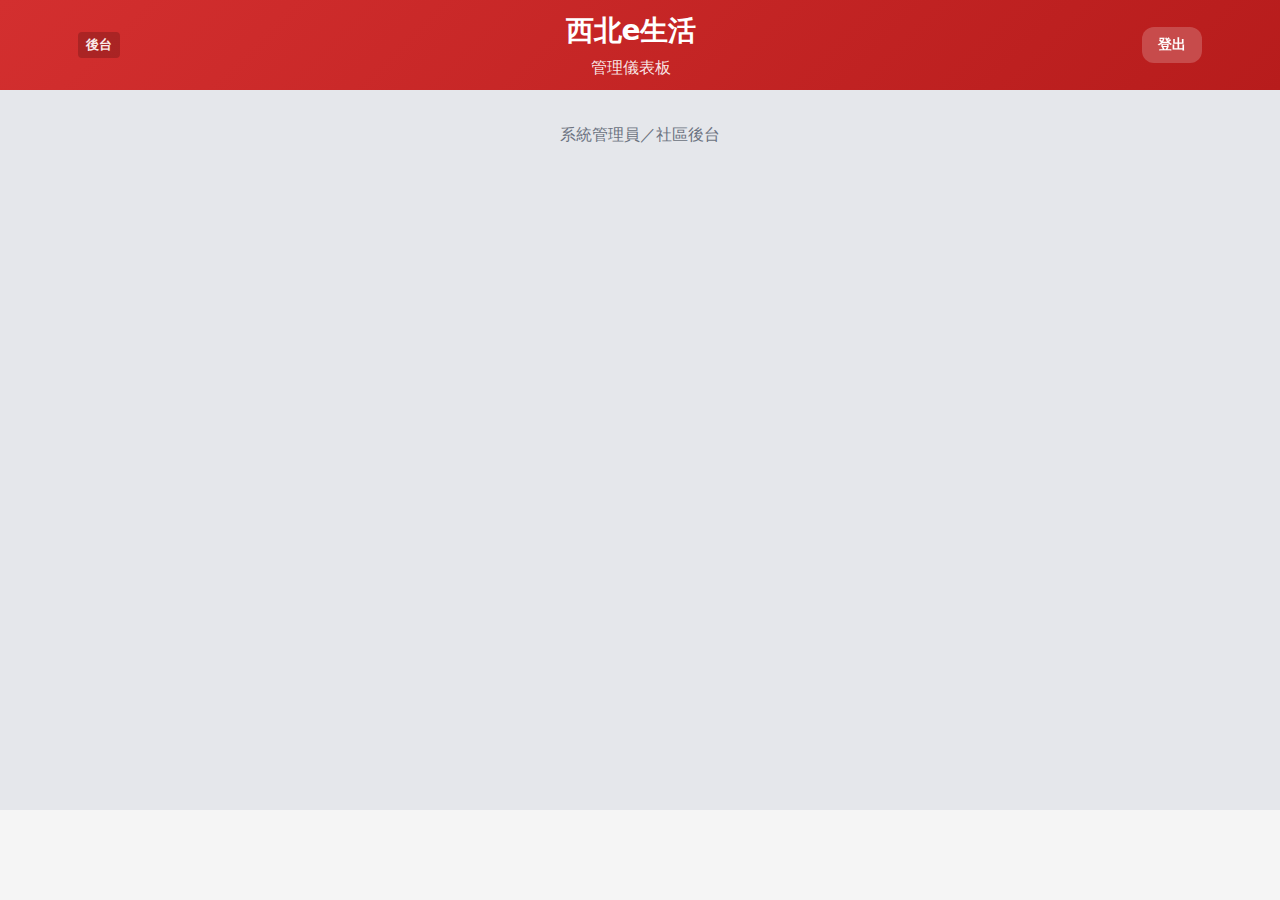
<file: dashboard.html>
<!doctype html>
<html lang="zh-Hant">
<head>
  <meta charset="utf-8">
  <meta name="viewport" content="width=device-width, initial-scale=1, viewport-fit=cover">
  <link rel="icon" type="image/svg+xml" href="favicon.svg">
  <title>西北e生活｜後台儀表板</title>
  <link rel="preconnect" href="https://fonts.googleapis.com">
  <link rel="preconnect" href="https://fonts.gstatic.com" crossorigin>
  <link href="https://fonts.googleapis.com/css2?family=Inter:wght@400;600;700&display=swap" rel="stylesheet">
  <link rel="stylesheet" href="styles.css">
</head>
<body class="admin">
  <div id="orientation-tip">
    <div class="tip-card">
      <div class="brand">西北e生活</div>
      <div class="tip-title">建議以橫屏使用</div>
      <div class="tip-desc">平板與電腦使用者以橫屏獲得最佳體驗</div>
    </div>
  </div>

  <main class="stack admin" id="admin-stack">
    <section class="row B1">
      <div class="bar">
        <div class="zone-label">後台</div>
        <div class="brand-wrap">
          <div class="brand-logo">西北e生活</div>
          <div class="brand-sub">管理儀表板</div>
        </div>
        <button type="button" class="btn top" id="btn-signout-admin">登出</button>
      </div>
    </section>
    <section class="row B2">
      <div class="section-text">系統管理員／社區後台</div>
    </section>
    <section class="row B3"></section>
  </main>

  <script type="module" src="app.js"></script>
</body>
</html>
</file>
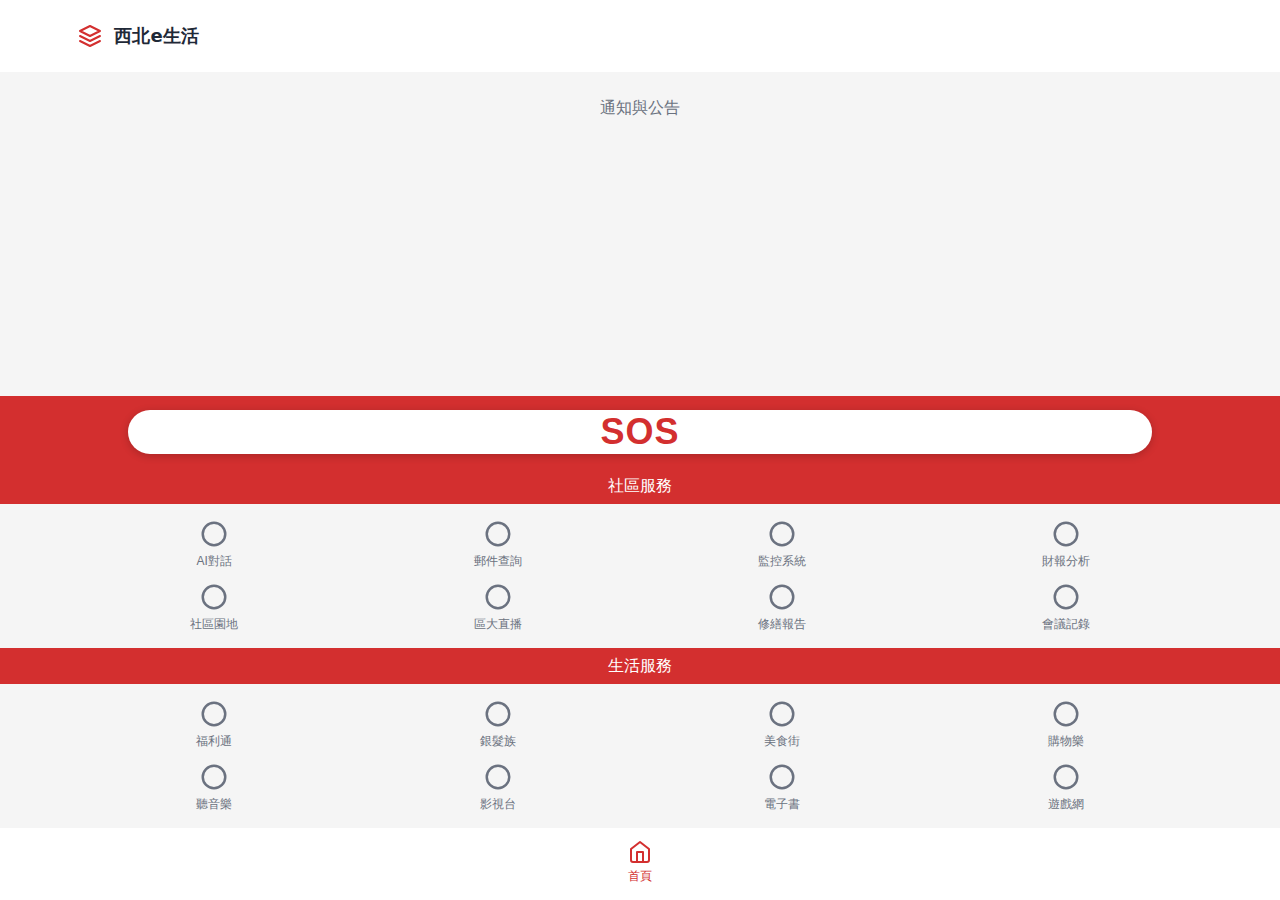
<file: front.html>
<!doctype html>
<html lang="zh-Hant">
<head>
  <meta charset="utf-8">
  <meta name="viewport" content="width=device-width, initial-scale=1, viewport-fit=cover">
  <link rel="icon" type="image/svg+xml" href="favicon.svg">
  <title>西北e生活｜前台</title>
  <link rel="preconnect" href="https://fonts.googleapis.com">
  <link rel="preconnect" href="https://fonts.gstatic.com" crossorigin>
  <link href="https://fonts.googleapis.com/css2?family=Inter:wght@400;600;700&display=swap" rel="stylesheet">
  <link rel="stylesheet" href="styles.css">
  <link rel="stylesheet" href="styles_ads.css">
</head>
<body>
  <div id="orientation-tip">
    <div class="tip-card">
      <div class="brand" id="brand-text-front">西北e生活</div>
      <div class="tip-title">建議以直屏使用</div>
      <div class="tip-desc">手機使用者請旋轉為直屏以獲得最佳體驗</div>
    </div>
  </div>

  <main class="stack front" id="front-stack">
    <section class="row A1">
      <div class="bar">
        <div class="sys-brand">
          <svg class="sys-logo" viewBox="0 0 24 24" fill="none" stroke="currentColor" stroke-width="2" stroke-linecap="round" stroke-linejoin="round">
            <path d="M12 2L2 7l10 5 10-5-10-5zM2 17l10 5 10-5M2 12l10 5 10-5"></path>
          </svg>
          <span class="sys-title">西北e生活</span>
        </div>
        <div class="user-right">
          <span class="welcome-text" id="welcome-front"></span>
          <button type="button" class="btn top" id="btn-avatar-front"></button>
        </div>
      </div>
    </section>
    <section class="row A2">
      <div class="section-text">通知與公告</div>
    </section>
    <section class="row A3"></section>
    <section class="row A4">
      <button type="button" class="btn-sos">SOS</button>
    </section>
    <section class="row A5">
      <div class="section-text">社區服務</div>
    </section>
    <section class="row A6">
      <div class="a6-grid">
        <button type="button" class="feature-btn">
          <svg class="nav-icon" viewBox="0 0 24 24" fill="none" stroke="currentColor" stroke-width="2"><circle cx="12" cy="12" r="9"></circle></svg>
          <span class="nav-text">AI對話</span>
        </button>
        <button type="button" class="feature-btn">
          <svg class="nav-icon" viewBox="0 0 24 24" fill="none" stroke="currentColor" stroke-width="2"><circle cx="12" cy="12" r="9"></circle></svg>
          <span class="nav-text">郵件查詢</span>
        </button>
        <button type="button" class="feature-btn">
          <svg class="nav-icon" viewBox="0 0 24 24" fill="none" stroke="currentColor" stroke-width="2"><circle cx="12" cy="12" r="9"></circle></svg>
          <span class="nav-text">監控系統</span>
        </button>
        <button type="button" class="feature-btn">
          <svg class="nav-icon" viewBox="0 0 24 24" fill="none" stroke="currentColor" stroke-width="2"><circle cx="12" cy="12" r="9"></circle></svg>
          <span class="nav-text">財報分析</span>
        </button>
        <button type="button" class="feature-btn">
          <svg class="nav-icon" viewBox="0 0 24 24" fill="none" stroke="currentColor" stroke-width="2"><circle cx="12" cy="12" r="9"></circle></svg>
          <span class="nav-text">社區園地</span>
        </button>
        <button type="button" class="feature-btn">
          <svg class="nav-icon" viewBox="0 0 24 24" fill="none" stroke="currentColor" stroke-width="2"><circle cx="12" cy="12" r="9"></circle></svg>
          <span class="nav-text">區大直播</span>
        </button>
        <button type="button" class="feature-btn">
          <svg class="nav-icon" viewBox="0 0 24 24" fill="none" stroke="currentColor" stroke-width="2"><circle cx="12" cy="12" r="9"></circle></svg>
          <span class="nav-text">修繕報告</span>
        </button>
        <button type="button" class="feature-btn">
          <svg class="nav-icon" viewBox="0 0 24 24" fill="none" stroke="currentColor" stroke-width="2"><circle cx="12" cy="12" r="9"></circle></svg>
          <span class="nav-text">會議記錄</span>
        </button>
      </div>
    </section>
    <section class="row A7">
      <div class="section-text">生活服務</div>
    </section>
    <section class="row A8">
      <div class="a8-grid">
        <button type="button" class="feature-btn">
          <svg class="nav-icon" viewBox="0 0 24 24" fill="none" stroke="currentColor" stroke-width="2"><circle cx="12" cy="12" r="9"></circle></svg>
          <span class="nav-text">福利通</span>
        </button>
        <button type="button" class="feature-btn">
          <svg class="nav-icon" viewBox="0 0 24 24" fill="none" stroke="currentColor" stroke-width="2"><circle cx="12" cy="12" r="9"></circle></svg>
          <span class="nav-text">銀髮族</span>
        </button>
        <button type="button" class="feature-btn">
          <svg class="nav-icon" viewBox="0 0 24 24" fill="none" stroke="currentColor" stroke-width="2"><circle cx="12" cy="12" r="9"></circle></svg>
          <span class="nav-text">美食街</span>
        </button>
        <button type="button" class="feature-btn">
          <svg class="nav-icon" viewBox="0 0 24 24" fill="none" stroke="currentColor" stroke-width="2"><circle cx="12" cy="12" r="9"></circle></svg>
          <span class="nav-text">購物樂</span>
        </button>
        <button type="button" class="feature-btn">
          <svg class="nav-icon" viewBox="0 0 24 24" fill="none" stroke="currentColor" stroke-width="2"><circle cx="12" cy="12" r="9"></circle></svg>
          <span class="nav-text">聽音樂</span>
        </button>
        <button type="button" class="feature-btn">
          <svg class="nav-icon" viewBox="0 0 24 24" fill="none" stroke="currentColor" stroke-width="2"><circle cx="12" cy="12" r="9"></circle></svg>
          <span class="nav-text">影視台</span>
        </button>
        <button type="button" class="feature-btn">
          <svg class="nav-icon" viewBox="0 0 24 24" fill="none" stroke="currentColor" stroke-width="2"><circle cx="12" cy="12" r="9"></circle></svg>
          <span class="nav-text">電子書</span>
        </button>
        <button type="button" class="feature-btn">
          <svg class="nav-icon" viewBox="0 0 24 24" fill="none" stroke="currentColor" stroke-width="2"><circle cx="12" cy="12" r="9"></circle></svg>
          <span class="nav-text">遊戲網</span>
        </button>
      </div>
    </section>
    <section class="row A9">
      <nav class="nav-bar">
        <button class="nav-item active" type="button">
          <svg class="nav-icon" viewBox="0 0 24 24" fill="none" stroke="currentColor" stroke-width="2" stroke-linecap="round" stroke-linejoin="round"><path d="M3 9l9-7 9 7v11a2 2 0 0 1-2 2H5a2 2 0 0 1-2-2z"></path><polyline points="9 22 9 12 15 12 15 22"></polyline></svg>
          <span class="nav-text">首頁</span>
        </button>
      </nav>
    </section>
  </main>
  <script>
    (function(){
      var tip = document.getElementById('orientation-tip');
      var main = document.getElementById('front-stack');
      function update(){
        var isLandscape = window.matchMedia('(orientation: landscape)').matches;
        var shortSide = Math.min(window.innerWidth, window.innerHeight);
        var isPhone = shortSide <= 820 && /Android|iPhone|iPod|Mobile/i.test(navigator.userAgent);
        if(isLandscape && isPhone){
          if(tip) tip.style.display = 'flex';
          if(main) main.style.display = 'none';
        } else {
          if(tip) tip.style.display = 'none';
          if(main) main.style.display = '';
        }
      }
      update();
      window.addEventListener('resize', update);
      window.addEventListener('orientationchange', update);
    })();
  </script>

  <div class="modal hidden" id="sys-modal"></div>
  <script type="module" src="app.js"></script>
</body>
</html>
</file>
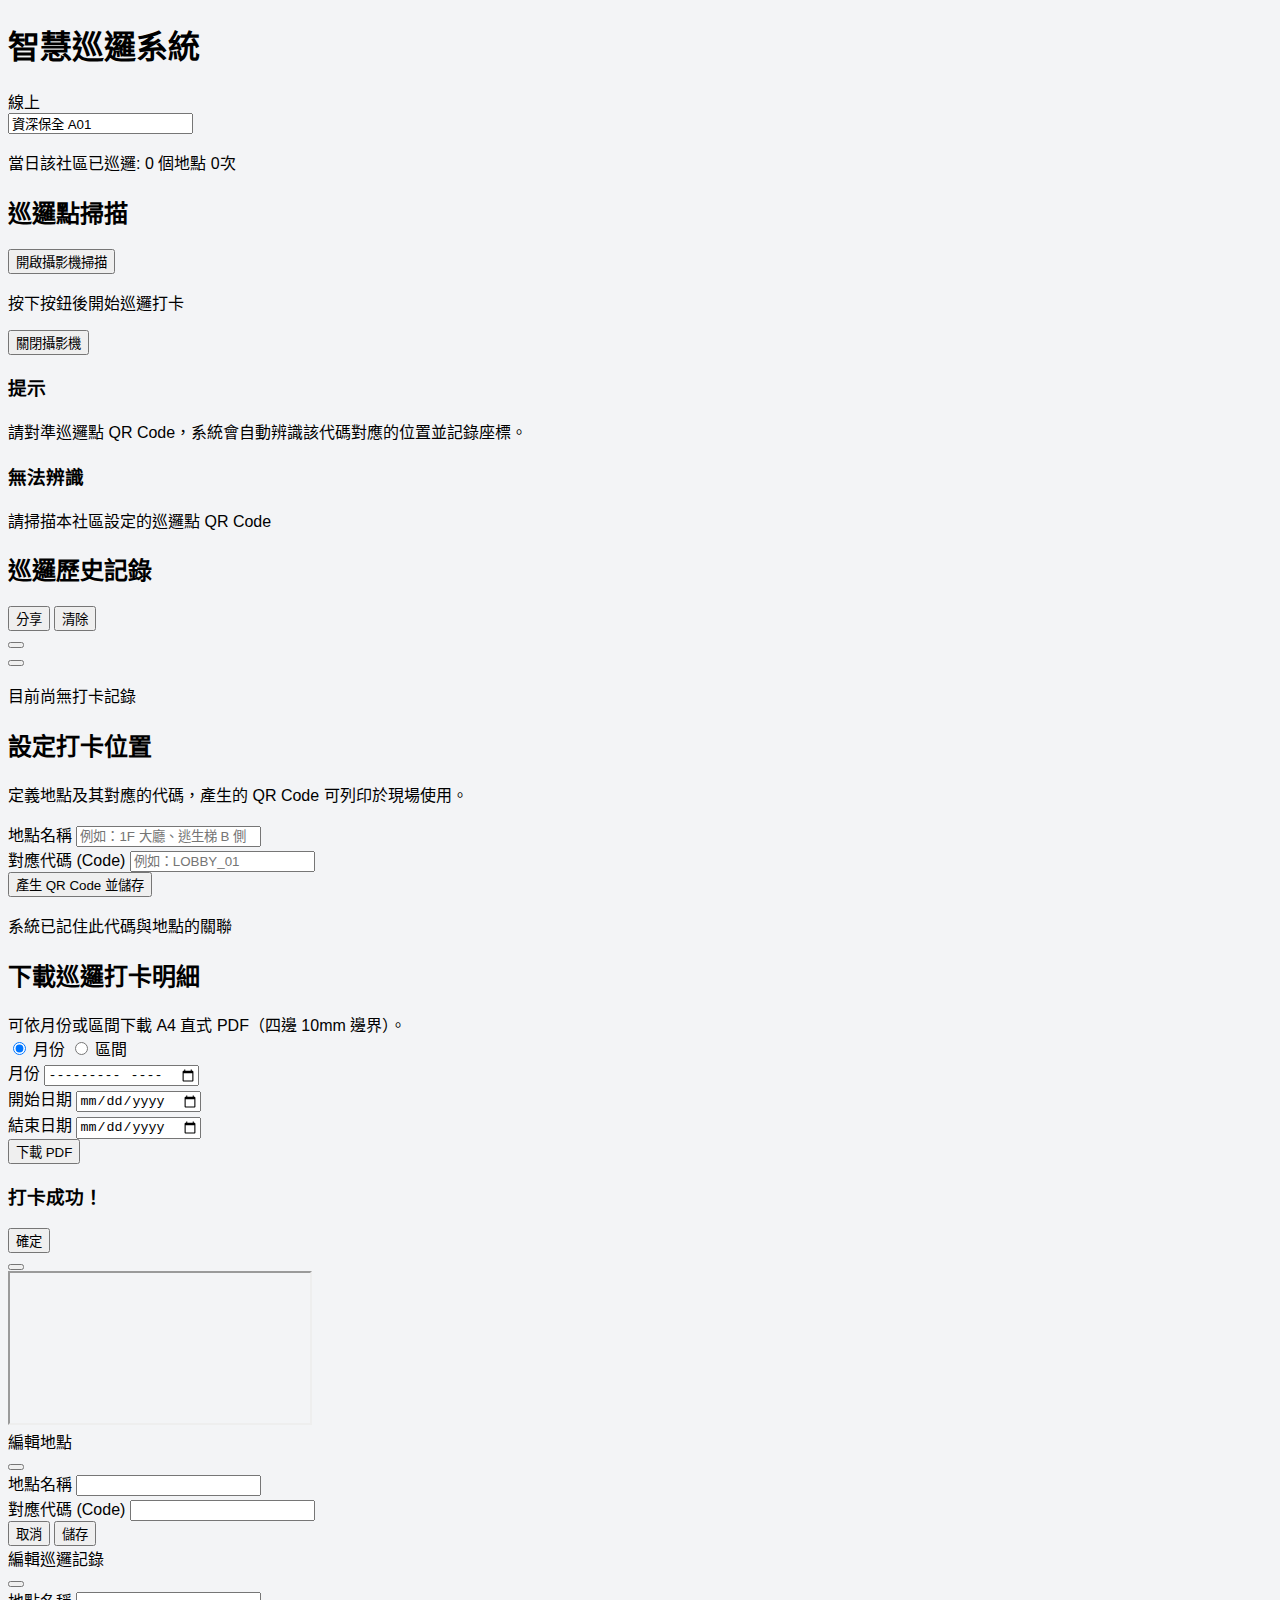
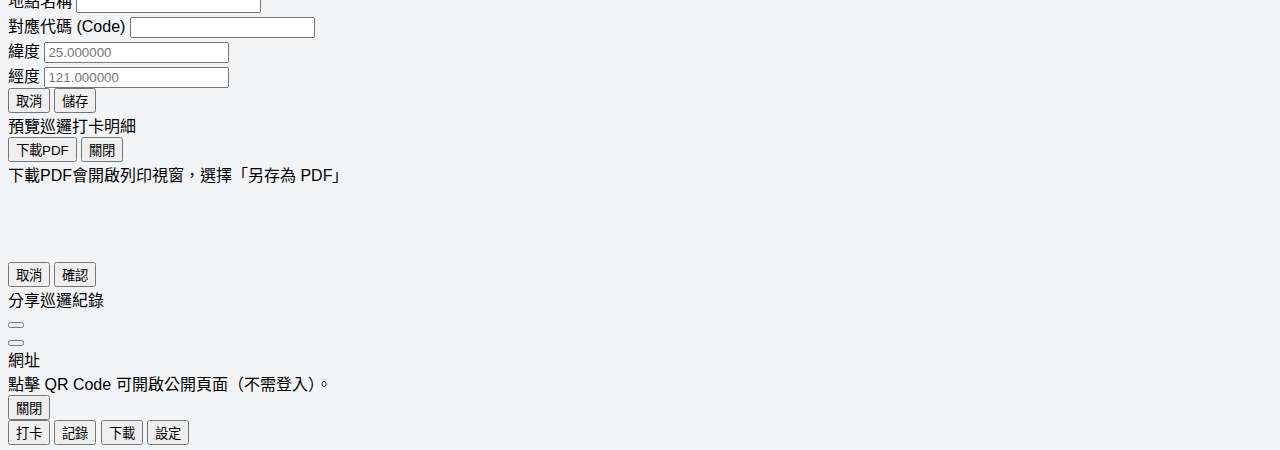
<file: patrol.html>
<!DOCTYPE html>
<html lang="zh-TW">
<head>
    <meta charset="UTF-8">
    <meta name="viewport" content="width=device-width, initial-scale=1.0">
    <title>巡邏打卡系統</title>
    <script src="https://cdn.tailwindcss.com"></script>
    <script src="https://unpkg.com/html5-qrcode"></script>
    <script src="https://unpkg.com/lucide@latest"></script>
    <script src="./firebase-config.js"></script>
    <script src="https://www.gstatic.com/firebasejs/10.12.5/firebase-app-compat.js"></script>
    <script src="https://www.gstatic.com/firebasejs/10.12.5/firebase-auth-compat.js"></script>
    <script src="https://www.gstatic.com/firebasejs/10.12.5/firebase-firestore-compat.js"></script>
    <script src="https://cdnjs.cloudflare.com/ajax/libs/html2pdf.js/0.10.1/html2pdf.bundle.min.js"></script>
    <style>
        @import url('https://fonts.googleapis.com/css2?family=Noto+Sans+TC:wght@400;500;700&display=swap');
        body {
            font-family: 'Noto Sans TC', sans-serif;
            background-color: #f3f4f6;
            -webkit-tap-highlight-color: transparent;
        }
        .scanner-container #reader {
            border: none !important;
        }
        .scanner-container #reader__dashboard_section_csr button {
            background-color: #dc2626 !important;
            color: white !important;
            padding: 8px 16px !important;
            border-radius: 8px !important;
            text-transform: none !important;
            border: none !important;
        }
    </style>
</head>
<body class="max-w-md mx-auto bg-gray-50 min-h-screen flex flex-col">

    <!-- 頂部導覽 -->
    <header id="page-header" class="bg-red-700 text-white p-4 shadow-lg sticky top-0 z-50">
        <div class="flex justify-between items-center">
            <h1 class="text-xl font-bold flex items-center gap-2">
                <i data-lucide="shield-check"></i> <span id="page-title">智慧巡邏系統</span>
            </h1>
            <div id="connection-status" class="text-xs bg-red-600 px-2 py-1 rounded-full flex items-center gap-1">
                <span class="w-2 h-2 bg-green-400 rounded-full animate-pulse"></span> 線上
            </div>
        </div>
    </header>

    <!-- 主要內容區 -->
    <main id="app-main" class="flex-grow p-4 mb-20 overflow-y-auto">
        
        <!-- 人員資訊 -->
        <div id="user-card" class="bg-white rounded-xl p-4 shadow-sm mb-4 border border-gray-100">
            <div class="flex items-center gap-3">
                <div class="w-12 h-12 bg-red-100 rounded-full flex items-center justify-center text-red-700">
                    <i data-lucide="user"></i>
                </div>
                <div>
                    <input type="text" id="guard-name" value="資深保全 A01" class="font-bold text-gray-800 bg-transparent border-b border-dashed border-gray-300 focus:outline-none focus:border-red-500 w-full" placeholder="請輸入姓名">
                    <p class="text-sm text-gray-500">當日該社區已巡邏: <span id="patrol-unique-count" class="font-semibold text-red-600">0</span> 個地點 <span id="patrol-count" class="font-semibold text-red-600">0</span>次</p>
                </div>
            </div>
        </div>

        <!-- 視圖：掃描打卡 -->
        <div id="view-scanner" class="view-content">
            <div class="bg-white rounded-xl shadow-sm overflow-hidden mb-4">
                <div class="p-4 border-b border-gray-100 flex justify-between items-center">
                    <h2 class="font-bold text-gray-700">巡邏點掃描</h2>
                    <i data-lucide="camera" class="text-red-500"></i>
                </div>
                <div class="p-4">
                    <!-- 相機開關按鈕 -->
                    <div id="scanner-placeholder" class="bg-gray-100 rounded-lg py-12 flex flex-col items-center justify-center border-2 border-dashed border-gray-200">
                        <div class="w-16 h-16 bg-white rounded-full flex items-center justify-center shadow-sm mb-4 text-gray-400">
                            <i data-lucide="video-off" size="32"></i>
                        </div>
                        <button onclick="toggleScanner(true)" class="bg-red-600 text-white px-6 py-3 rounded-xl font-bold shadow-lg shadow-red-100 hover:bg-red-700 transition active:scale-95">
                            開啟攝影機掃描
                        </button>
                        <p class="text-xs text-gray-400 mt-4">按下按鈕後開始巡邏打卡</p>
                    </div>
                    
                    <div id="reader-container" class="hidden">
                        <div id="reader" class="scanner-container rounded-lg overflow-hidden bg-black"></div>
                        <button onclick="toggleScanner(false)" class="w-full mt-4 text-gray-500 text-sm font-medium py-2">
                            關閉攝影機
                        </button>
                    </div>
                </div>
            </div>
            
            <div class="bg-red-50 border border-red-100 rounded-lg p-4">
                <h3 class="text-red-800 font-bold mb-1 flex items-center gap-1">
                    <i data-lucide="info" size="18"></i> 提示
                </h3>
                <p class="text-sm text-red-700">請對準巡邏點 QR Code，系統會自動辨識該代碼對應的位置並記錄座標。</p>
            </div>
        </div>

        <div id="scan-error-modal" class="fixed inset-0 z-[120] bg-black/40 flex items-center justify-center p-6 hidden">
            <div class="bg-white rounded-2xl p-6 w-full max-w-xs text-center shadow-2xl animate-in zoom-in duration-200">
                <div class="w-16 h-16 bg-gray-100 text-gray-600 rounded-full flex items-center justify-center mx-auto mb-4">
                    <i data-lucide="alert-triangle" size="34"></i>
                </div>
                <h3 id="scan-error-title" class="text-lg font-black text-gray-900 mb-1">無法辨識</h3>
                <p id="scan-error-message" class="text-sm text-gray-600 font-bold">請掃描本社區設定的巡邏點 QR Code</p>
            </div>
        </div>

        <!-- 視圖：歷史記錄 -->
        <div id="view-logs" class="view-content hidden">
            <div class="flex justify-between items-center mb-4">
                <div class="flex items-center gap-2 min-w-0">
                    <h2 class="font-bold text-gray-700 whitespace-nowrap">巡邏歷史記錄</h2>
                </div>
                <div id="logs-actions" class="flex items-center gap-3">
                    <button id="share-btn" onclick="openShareModal()" class="text-xs text-gray-500 flex items-center gap-1">
                        <i data-lucide="share-2" size="14"></i> 分享
                    </button>
                    <button onclick="clearLogs()" id="clear-logs-btn" class="text-xs text-red-500 flex items-center gap-1">
                        <i data-lucide="trash-2" size="14"></i> 清除
                    </button>
                </div>
            </div>
            <div id="logs-date-nav" class="flex items-center justify-center gap-2 mb-4">
                <button onclick="changeLogDate(-1)" class="p-1 rounded-lg hover:bg-gray-100 text-gray-500">
                    <i data-lucide="chevron-left" size="16"></i>
                </button>
                <div id="logs-date-label" class="text-xs font-bold text-gray-500 bg-gray-100 px-2 py-1 rounded-lg whitespace-nowrap"></div>
                <button onclick="changeLogDate(1)" class="p-1 rounded-lg hover:bg-gray-100 text-gray-500">
                    <i data-lucide="chevron-right" size="16"></i>
                </button>
            </div>
            <div id="logs-container" class="space-y-3">
                <div class="text-center py-10 text-gray-400">
                    <i data-lucide="clipboard-list" size="48" class="mx-auto mb-2 opacity-20"></i>
                    <p>目前尚無打卡記錄</p>
                </div>
            </div>
        </div>

        <!-- 視圖：設定 -->
        <div id="view-settings" class="view-content hidden">
            <h2 class="font-bold text-gray-700 mb-4">設定打卡位置</h2>
            <div class="bg-white rounded-xl p-4 shadow-sm border border-gray-100 mb-4">
                <p class="text-sm text-gray-600 mb-4">定義地點及其對應的代碼，產生的 QR Code 可列印於現場使用。</p>
                
                <div class="space-y-4">
                    <div>
                        <label class="block text-xs font-bold text-gray-400 uppercase mb-1">地點名稱</label>
                        <input type="text" id="custom-location-name" placeholder="例如：1F 大廳、逃生梯 B 側" 
                               class="w-full px-4 py-3 rounded-lg border border-gray-200 focus:border-red-500 focus:ring-1 focus:ring-red-500 outline-none transition">
                    </div>
                    <div>
                        <label class="block text-xs font-bold text-gray-400 uppercase mb-1">對應代碼 (Code)</label>
                        <input type="text" id="custom-qr-code" placeholder="例如：LOBBY_01" 
                               class="w-full px-4 py-3 rounded-lg border border-gray-200 focus:border-red-500 focus:ring-1 focus:ring-red-500 outline-none transition">
                    </div>
                    <button onclick="handleManualQR()" class="w-full bg-red-600 text-white py-3 rounded-xl font-bold hover:bg-red-700 transition shadow-lg shadow-red-100 flex items-center justify-center gap-2">
                        <i data-lucide="qr-code" size="18"></i> 產生 QR Code 並儲存
                    </button>
                </div>

                <div id="qr-display" class="mt-8 flex flex-col items-center hidden border-t pt-6">
                    <div id="qrcode-result" class="bg-white p-4 rounded-lg shadow-inner border border-gray-100"></div>
                    <div class="text-center mt-3">
                        <p id="qr-label-name" class="font-bold text-gray-800 text-lg"></p>
                        <p id="qr-label-code" class="text-sm text-red-600 font-mono"></p>
                    </div>
                    <p class="text-xs text-gray-400 mt-4 italic">系統已記住此代碼與地點的關聯</p>
                </div>
            </div>
            
            <!-- 已定義的地點清單 -->
            <div id="location-map-list" class="space-y-2 mt-4">
                <!-- Mappings will appear here -->
            </div>
        </div>

        <div id="view-download" class="view-content hidden">
            <h2 class="font-bold text-gray-700 mb-4">下載巡邏打卡明細</h2>
            <div class="bg-white rounded-xl p-4 shadow-sm border border-gray-100 mb-4">
                <div class="text-sm text-gray-600 mb-4">可依月份或區間下載 A4 直式 PDF（四邊 10mm 邊界）。</div>

                <div class="space-y-4">
                    <div class="flex items-center gap-4">
                        <label class="flex items-center gap-2 cursor-pointer select-none">
                            <input type="radio" name="download-mode" value="month" checked class="text-red-600 focus:ring-red-500">
                            <span class="text-sm text-gray-700 font-bold">月份</span>
                        </label>
                        <label class="flex items-center gap-2 cursor-pointer select-none">
                            <input type="radio" name="download-mode" value="range" class="text-red-600 focus:ring-red-500">
                            <span class="text-sm text-gray-700 font-bold">區間</span>
                        </label>
                    </div>

                    <div id="download-month-row">
                        <label class="block text-xs font-bold text-gray-400 uppercase mb-1">月份</label>
                        <input type="month" id="download-month" class="w-full px-4 py-3 rounded-lg border border-gray-200 focus:border-red-500 focus:ring-1 focus:ring-red-500 outline-none transition">
                    </div>

                    <div id="download-range-row" class="grid grid-cols-2 gap-2 hidden">
                        <div>
                            <label class="block text-xs font-bold text-gray-400 uppercase mb-1">開始日期</label>
                            <input type="date" id="download-start" class="w-full px-4 py-3 rounded-lg border border-gray-200 focus:border-red-500 focus:ring-1 focus:ring-red-500 outline-none transition">
                        </div>
                        <div>
                            <label class="block text-xs font-bold text-gray-400 uppercase mb-1">結束日期</label>
                            <input type="date" id="download-end" class="w-full px-4 py-3 rounded-lg border border-gray-200 focus:border-red-500 focus:ring-1 focus:ring-red-500 outline-none transition">
                        </div>
                    </div>

                    <button id="download-pdf-btn" onclick="downloadPdf()" class="w-full bg-red-600 text-white py-3 rounded-xl font-bold hover:bg-red-700 transition shadow-lg shadow-red-100 flex items-center justify-center gap-2">
                        <i data-lucide="download" size="18"></i> 下載 PDF
                    </button>
                    <div id="download-status" class="text-xs text-gray-500"></div>
                </div>
            </div>
        </div>
    </main>

    <!-- 成功提示彈窗 -->
    <div id="success-modal" class="fixed inset-0 bg-black/50 z-[100] flex items-center justify-center hidden p-6">
        <div class="bg-white rounded-2xl p-6 w-full max-w-xs text-center shadow-2xl animate-in zoom-in duration-300">
            <div class="w-20 h-20 bg-green-100 text-green-600 rounded-full flex items-center justify-center mx-auto mb-4">
                <i data-lucide="check-circle-2" size="48"></i>
            </div>
            <h3 class="text-xl font-bold text-gray-800 mb-1">打卡成功！</h3>
            <p id="modal-location" class="text-gray-600 mb-1 font-bold text-lg"></p>
            <p id="modal-code" class="text-xs text-gray-400 mb-4 font-mono"></p>
            <div class="bg-gray-50 rounded-lg p-3 text-left text-xs text-gray-500 mb-6 space-y-1">
                <p id="modal-time"></p>
                <p id="modal-coords"></p>
            </div>
            <button onclick="closeModal()" class="w-full bg-red-600 text-white py-3 rounded-xl font-bold shadow-lg shadow-red-200">確定</button>
        </div>
    </div>

    <div id="map-modal" class="fixed inset-0 bg-black/50 z-[105] hidden p-4">
        <div class="w-full max-w-md mx-auto bg-white rounded-2xl shadow-2xl overflow-hidden">
            <div class="flex items-center justify-between px-4 py-3 border-b border-gray-100">
                <div id="map-modal-title" class="font-bold text-gray-800 text-sm truncate"></div>
                <button onclick="closeMapModal()" class="p-1 rounded-full hover:bg-gray-100 text-gray-500">
                    <i data-lucide="x" size="18"></i>
                </button>
            </div>
            <div class="w-full bg-gray-50">
                <iframe id="map-iframe" class="w-full h-[360px] border-0" loading="lazy" referrerpolicy="no-referrer-when-downgrade"></iframe>
            </div>
        </div>
    </div>

    <div id="edit-mapping-modal" class="fixed inset-0 bg-black/50 z-[106] hidden p-4">
        <div class="w-full max-w-md mx-auto bg-white rounded-2xl shadow-2xl overflow-hidden">
            <div class="flex items-center justify-between px-4 py-3 border-b border-gray-100">
                <div class="font-bold text-gray-800 text-sm">編輯地點</div>
                <button onclick="closeEditMappingModal()" class="p-1 rounded-full hover:bg-gray-100 text-gray-500">
                    <i data-lucide="x" size="18"></i>
                </button>
            </div>
            <div class="p-4 space-y-4">
                <input type="hidden" id="edit-map-old-code" value="">
                <div>
                    <label class="block text-xs font-bold text-gray-400 uppercase mb-1">地點名稱</label>
                    <input type="text" id="edit-map-name" class="w-full px-4 py-3 rounded-lg border border-gray-200 focus:border-red-500 focus:ring-1 focus:ring-red-500 outline-none transition">
                </div>
                <div>
                    <label class="block text-xs font-bold text-gray-400 uppercase mb-1">對應代碼 (Code)</label>
                    <input type="text" id="edit-map-code" class="w-full px-4 py-3 rounded-lg border border-gray-200 focus:border-red-500 focus:ring-1 focus:ring-red-500 outline-none transition font-mono">
                </div>
                <div class="flex gap-2">
                    <button onclick="closeEditMappingModal()" class="flex-1 bg-gray-100 text-gray-700 py-3 rounded-xl font-bold hover:bg-gray-200 transition">取消</button>
                    <button onclick="saveMappingEdit()" class="flex-1 bg-red-600 text-white py-3 rounded-xl font-bold hover:bg-red-700 transition">儲存</button>
                </div>
            </div>
        </div>
    </div>

    <div id="edit-log-modal" class="fixed inset-0 bg-black/50 z-[107] hidden p-4">
        <div class="w-full max-w-md mx-auto bg-white rounded-2xl shadow-2xl overflow-hidden">
            <div class="flex items-center justify-between px-4 py-3 border-b border-gray-100">
                <div class="font-bold text-gray-800 text-sm">編輯巡邏記錄</div>
                <button onclick="closeEditLogModal()" class="p-1 rounded-full hover:bg-gray-100 text-gray-500">
                    <i data-lucide="x" size="18"></i>
                </button>
            </div>
            <div class="p-4 space-y-4">
                <input type="hidden" id="edit-log-id" value="">
                <div>
                    <label class="block text-xs font-bold text-gray-400 uppercase mb-1">地點名稱</label>
                    <input type="text" id="edit-log-location" class="w-full px-4 py-3 rounded-lg border border-gray-200 focus:border-red-500 focus:ring-1 focus:ring-red-500 outline-none transition">
                </div>
                <div>
                    <label class="block text-xs font-bold text-gray-400 uppercase mb-1">對應代碼 (Code)</label>
                    <input type="text" id="edit-log-code" class="w-full px-4 py-3 rounded-lg border border-gray-200 focus:border-red-500 focus:ring-1 focus:ring-red-500 outline-none transition font-mono">
                </div>
                <div class="grid grid-cols-2 gap-2">
                    <div>
                        <label class="block text-xs font-bold text-gray-400 uppercase mb-1">緯度</label>
                        <input type="text" id="edit-log-lat" class="w-full px-4 py-3 rounded-lg border border-gray-200 focus:border-red-500 focus:ring-1 focus:ring-red-500 outline-none transition font-mono" placeholder="25.000000">
                    </div>
                    <div>
                        <label class="block text-xs font-bold text-gray-400 uppercase mb-1">經度</label>
                        <input type="text" id="edit-log-lng" class="w-full px-4 py-3 rounded-lg border border-gray-200 focus:border-red-500 focus:ring-1 focus:ring-red-500 outline-none transition font-mono" placeholder="121.000000">
                    </div>
                </div>
                <div class="flex gap-2">
                    <button onclick="closeEditLogModal()" class="flex-1 bg-gray-100 text-gray-700 py-3 rounded-xl font-bold hover:bg-gray-200 transition">取消</button>
                    <button onclick="saveLogEdit()" class="flex-1 bg-red-600 text-white py-3 rounded-xl font-bold hover:bg-red-700 transition">儲存</button>
                </div>
            </div>
        </div>
    </div>

    <div id="report-preview-modal" class="fixed inset-0 bg-black/50 z-[110] hidden p-4">
        <div class="w-full max-w-5xl mx-auto bg-white rounded-2xl shadow-2xl overflow-hidden h-[calc(100vh-32px)] flex flex-col">
            <div class="flex items-center justify-between px-4 py-3 border-b border-gray-100">
                <div class="font-bold text-gray-800 text-sm">預覽巡邏打卡明細</div>
                <div class="flex items-center gap-2">
                    <button onclick="printReport()" class="px-3 py-1.5 rounded-xl bg-red-600 text-white text-xs font-bold hover:bg-red-700">
                        下載PDF
                    </button>
                    <button onclick="closeReportPreview()" class="px-3 py-1.5 rounded-xl bg-gray-100 text-gray-700 text-xs font-bold hover:bg-gray-200">
                        關閉
                    </button>
                </div>
            </div>
            <div class="px-4 py-2 text-xs text-gray-500 border-b border-gray-100">
                下載PDF會開啟列印視窗，選擇「另存為 PDF」
            </div>
            <div class="flex-1 overflow-auto bg-gray-50 p-4">
                <div class="mx-auto bg-white shadow-sm border border-gray-200" style="width: 210mm; padding: 10mm;">
                    <div id="report-preview-content"></div>
                </div>
            </div>
        </div>
    </div>

    <div id="confirm-modal" class="fixed inset-0 bg-black/50 z-[115] hidden p-6 flex items-center justify-center">
        <div class="bg-white rounded-2xl w-full max-w-xs shadow-2xl overflow-hidden">
            <div class="px-5 py-4 border-b border-gray-100">
                <div id="confirm-title" class="font-black text-gray-800 text-base"></div>
                <div id="confirm-message" class="text-sm text-gray-600 mt-1 whitespace-pre-wrap"></div>
            </div>
            <div class="px-5 py-4 flex gap-2">
                <button onclick="confirmModalCancel()" class="flex-1 bg-gray-100 text-gray-700 py-3 rounded-xl font-bold hover:bg-gray-200 transition">取消</button>
                <button onclick="confirmModalOk()" class="flex-1 bg-red-600 text-white py-3 rounded-xl font-bold hover:bg-red-700 transition">確認</button>
            </div>
        </div>
    </div>

    <div id="share-modal" class="fixed inset-0 bg-black/50 z-[114] hidden p-6 flex items-center justify-center">
        <div class="bg-white rounded-2xl w-full max-w-xs shadow-2xl overflow-hidden">
            <div class="px-5 py-4 border-b border-gray-100 flex items-center justify-between">
                <div class="font-black text-gray-800 text-base">分享巡邏紀錄</div>
                <button onclick="closeShareModal()" class="p-1 rounded-full hover:bg-gray-100 text-gray-500">
                    <i data-lucide="x" size="18"></i>
                </button>
            </div>
            <div class="px-5 py-4">
                <div id="share-community-name" class="text-sm font-bold text-gray-800 mb-3"></div>
                <button onclick="openSharedLogs()" class="w-full flex items-center justify-center">
                    <div id="share-qr" class="bg-white p-3 rounded-xl border border-gray-100 shadow-sm"></div>
                </button>
                <div class="mt-3">
                    <div class="text-xs font-bold text-gray-400 uppercase mb-1">網址</div>
                    <div id="share-url" class="text-xs text-gray-700 break-all bg-gray-50 rounded-lg p-2 border border-gray-100"></div>
                </div>
                <div class="mt-3 text-[11px] text-gray-500">點擊 QR Code 可開啟公開頁面（不需登入）。</div>
            </div>
            <div class="px-5 py-4 border-t border-gray-100">
                <button onclick="closeShareModal()" class="w-full bg-gray-100 text-gray-700 py-3 rounded-xl font-bold hover:bg-gray-200 transition">關閉</button>
            </div>
        </div>
    </div>

    <!-- 底部導航 -->
    <nav id="page-nav" class="fixed bottom-0 left-0 right-0 max-w-md mx-auto bg-white border-t border-gray-200 flex justify-around p-2 pb-6 shadow-[0_-4px_10px_rgba(0,0,0,0.05)]">
        <button onclick="switchView('scanner')" id="nav-scanner" class="flex flex-col items-center p-2 text-red-600">
            <i data-lucide="scan-line"></i>
            <span class="text-xs mt-1">打卡</span>
        </button>
        <button onclick="switchView('logs')" id="nav-logs" class="flex flex-col items-center p-2 text-gray-400">
            <i data-lucide="history"></i>
            <span class="text-xs mt-1">記錄</span>
        </button>
        <button onclick="switchView('download')" id="nav-download" class="hidden flex flex-col items-center p-2 text-gray-400">
            <i data-lucide="download"></i>
            <span class="text-xs mt-1">下載</span>
        </button>
        <button onclick="switchView('settings')" id="nav-settings" class="hidden flex flex-col items-center p-2 text-gray-400">
            <i data-lucide="settings"></i>
            <span class="text-xs mt-1">設定</span>
        </button>
    </nav>

    <script src="https://cdnjs.cloudflare.com/ajax/libs/qrcodejs/1.0.0/qrcode.min.js"></script>

    <script>
        lucide.createIcons();

        const appId = typeof __app_id !== 'undefined' ? __app_id : 'default-attendance-app';

        let fbUser = null;
        let dbUser = null;
        let selectedCommunityId = '';
        let selectedCommunityName = '';
        let db = null;
        let settingsDocRef = null;
        let logsUnsub = null;
        let settingsUnsub = null;

        let html5QrCode;
        let logs = [];
        let locationMap = {};
        let selectedLogsDate = new Date();
        let canManageSettings = false;
        let downloadUIReady = false;
        let reportPreviewState = null;
        let pendingConfirmAction = null;
        let isPublicView = false;
        let sharePublicUrl = '';

        function normalizeKey(v) {
            return String(v || '').replace(/\uFEFF/g, '').trim();
        }
        
        function hideAppChrome() {
            const header = document.getElementById('page-header');
            const nav = document.getElementById('page-nav');
            if (header) header.classList.add('hidden');
            if (nav) nav.classList.add('hidden');
        }

        function showAppChrome() {
            const header = document.getElementById('page-header');
            const nav = document.getElementById('page-nav');
            if (header) header.classList.remove('hidden');
            if (nav) nav.classList.toggle('hidden', !!isPublicView);
        }

        function renderAuthScreen(msg) {
            hideAppChrome();
            const main = document.getElementById('app-main');
            if (!main) return;
            main.innerHTML = `
                <div class="mt-10 bg-white rounded-2xl shadow-sm border border-gray-100 p-6">
                    <div class="text-lg font-black text-gray-800 mb-2">需要登入</div>
                    <div class="text-sm text-gray-500 mb-5">${msg || '請先登入後才能查看巡邏頁面。'}</div>
                    <a href="./" class="inline-flex items-center justify-center w-full bg-red-600 hover:bg-red-700 text-white font-bold rounded-xl py-3 transition-colors">前往登入</a>
                </div>
            `;
        }

        function renderErrorScreen(msg) {
            hideAppChrome();
            const main = document.getElementById('app-main');
            if (!main) return;
            main.innerHTML = `
                <div class="mt-10 bg-white rounded-2xl shadow-sm border border-gray-100 p-6">
                    <div class="text-lg font-black text-gray-800 mb-2">無法載入</div>
                    <div class="text-sm text-gray-500 mb-5">${msg || '發生錯誤'}</div>
                    <a href="./" class="inline-flex items-center justify-center w-full bg-gray-800 hover:bg-gray-900 text-white font-bold rounded-xl py-3 transition-colors">返回</a>
                </div>
            `;
        }

        function initFirebaseCompat() {
            if (!window.FIREBASE_CONFIG) throw new Error('缺少 firebase-config.js');
            if (!window.firebase) throw new Error('Firebase SDK 載入失敗');
            if (!firebase.apps || firebase.apps.length === 0) {
                firebase.initializeApp(window.FIREBASE_CONFIG);
            }
            return {
                auth: firebase.auth(),
                db: firebase.firestore()
            };
        }

        async function loadDbUserByEmail(db, email) {
            const snap = await db.collection('artifacts').doc(appId).collection('public').doc('data').collection('users')
                .where('email', '==', String(email || '').trim())
                .limit(1)
                .get();
            if (snap.empty) return null;
            const doc = snap.docs[0];
            return { id: doc.id, ...doc.data() };
        }

        async function resolveRoleName(db, user) {
            const roleId = String(user?.role || '').trim();
            if (!roleId) return '';
            if (roleId === 'admin') return '系統管理員';
            if (roleId === 'manager') return '管理層';
            if (roleId === 'hr') return '人事';
            if (roleId === 'property') return '物業';
            if (roleId === 'cadre') return '幹部';
            try {
                const snap = await db.collection('artifacts').doc(appId).collection('public').doc('data').collection('roles').doc(roleId).get();
                return snap.exists ? String((snap.data() || {}).name || '').trim() : '';
            } catch {
                return '';
            }
        }

        function computeCanManage(roleId, roleName) {
            const key = String(roleId || '').trim().toLowerCase();
            const name = String(roleName || '').trim();
            if (key === 'admin' || key === 'manager' || key === 'hr' || key === 'property' || key === 'cadre') return true;
            return ['系統管理員', '管理層', '人事', '物業', '幹部'].includes(name);
        }

        function resolveAllowedCommunityIds(u) {
            if (!u) return [];
            if (String(u.role || '') === 'admin') return ['*'];
            const ids = Array.isArray(u.communityIds) ? u.communityIds : [];
            if (u.communityId) ids.push(u.communityId);
            return Array.from(new Set(ids.map(x => String(x).trim().toUpperCase()).filter(Boolean)));
        }

        function getRequestedCommunityId() {
            const params = new URLSearchParams(window.location.search || '');
            return String(params.get('communityId') || '').trim().toUpperCase();
        }

        function getIsPublicMode() {
            const params = new URLSearchParams(window.location.search || '');
            return String(params.get('public') || '') === '1';
        }

        function setPageTitle() {
            const el = document.getElementById('page-title');
            if (el) el.textContent = selectedCommunityName ? `${selectedCommunityName} 巡邏` : '智慧巡邏系統';
            document.title = selectedCommunityName ? `${selectedCommunityName} 巡邏` : '巡邏打卡系統';
        }

        function formatDateLabel(d) {
            if (!d) return '';
            const y = d.getFullYear();
            const m = String(d.getMonth() + 1).padStart(2, '0');
            const day = String(d.getDate()).padStart(2, '0');
            const w = ['日', '一', '二', '三', '四', '五', '六'][d.getDay()];
            return `${y}/${m}/${day} (週${w})`;
        }

        function formatYmd(d) {
            if (!d) return '';
            const y = d.getFullYear();
            const m = String(d.getMonth() + 1).padStart(2, '0');
            const day = String(d.getDate()).padStart(2, '0');
            return `${y}-${m}-${day}`;
        }

        function updateLogsDateLabel() {
            const el = document.getElementById('logs-date-label');
            if (!el) return;
            el.textContent = formatDateLabel(selectedLogsDate);
        }

        function subscribeLogsForDate(d) {
            if (!settingsDocRef) return;
            if (logsUnsub) { try { logsUnsub(); } catch {} logsUnsub = null; }

            const start = new Date(d.getFullYear(), d.getMonth(), d.getDate(), 0, 0, 0, 0);
            const end = new Date(d.getFullYear(), d.getMonth(), d.getDate() + 1, 0, 0, 0, 0);
            const startTs = firebase.firestore.Timestamp.fromDate(start);
            const endTs = firebase.firestore.Timestamp.fromDate(end);

            const logsQuery = settingsDocRef
                .collection('logs')
                .where('createdAt', '>=', startTs)
                .where('createdAt', '<', endTs)
                .orderBy('createdAt', 'desc')
                .limit(200);

            logsUnsub = logsQuery.onSnapshot((snapshot) => {
                const list = [];
                snapshot.forEach((doc) => list.push({ id: doc.id, ...doc.data() }));
                logs = list;
                updatePatrolCount();
                if (!document.getElementById('view-logs')?.classList.contains('hidden')) renderLogs();
            }, () => {
                logs = [];
                updatePatrolCount();
                const container = document.getElementById('logs-container');
                if (container) {
                    container.innerHTML = `<div class="text-center py-10 text-gray-400"><i data-lucide="alert-triangle" size="48" class="mx-auto mb-2 opacity-20"></i><p>無法讀取巡邏記錄</p></div>`;
                    lucide.createIcons();
                }
            });
        }

        function changeLogDate(deltaDays) {
            const next = new Date(selectedLogsDate);
            next.setDate(next.getDate() + (Number(deltaDays) || 0));
            selectedLogsDate = next;
            updateLogsDateLabel();
            subscribeLogsForDate(selectedLogsDate);
            renderLogs();
        }

        function pad2(n) {
            return String(n).padStart(2, '0');
        }

        function toInputMonth(d) {
            return `${d.getFullYear()}-${pad2(d.getMonth() + 1)}`;
        }

        function toInputDate(d) {
            return `${d.getFullYear()}-${pad2(d.getMonth() + 1)}-${pad2(d.getDate())}`;
        }

        function escapeHtml(s) {
            return String(s || '')
                .replace(/&/g, '&amp;')
                .replace(/</g, '&lt;')
                .replace(/>/g, '&gt;')
                .replace(/"/g, '&quot;')
                .replace(/'/g, '&#039;');
        }

        function getDownloadMode() {
            const el = document.querySelector('input[name="download-mode"]:checked');
            return el ? String(el.value) : 'month';
        }

        function syncDownloadMode() {
            const mode = getDownloadMode();
            const monthRow = document.getElementById('download-month-row');
            const rangeRow = document.getElementById('download-range-row');
            if (monthRow) monthRow.classList.toggle('hidden', mode !== 'month');
            if (rangeRow) rangeRow.classList.toggle('hidden', mode !== 'range');
        }

        function initDownloadUI() {
            if (downloadUIReady) return;
            downloadUIReady = true;

            const now = new Date();
            const monthEl = document.getElementById('download-month');
            const startEl = document.getElementById('download-start');
            const endEl = document.getElementById('download-end');
            if (monthEl) monthEl.value = toInputMonth(now);
            if (startEl) {
                const s = new Date(now);
                s.setDate(s.getDate() - 6);
                startEl.value = toInputDate(s);
            }
            if (endEl) endEl.value = toInputDate(now);

            document.querySelectorAll('input[name="download-mode"]').forEach((x) => {
                x.addEventListener('change', () => syncDownloadMode());
            });
            syncDownloadMode();
            lucide.createIcons();
        }

        async function fetchLogsBetween(startDate, endExclusiveDate) {
            if (!settingsDocRef) return [];
            const startTs = firebase.firestore.Timestamp.fromDate(startDate);
            const endTs = firebase.firestore.Timestamp.fromDate(endExclusiveDate);
            const out = [];
            let lastDoc = null;
            for (let i = 0; i < 20; i++) {
                let q = settingsDocRef
                    .collection('logs')
                    .where('createdAt', '>=', startTs)
                    .where('createdAt', '<', endTs)
                    .orderBy('createdAt', 'asc')
                    .limit(500);
                if (lastDoc) q = q.startAfter(lastDoc);
                const snap = await q.get();
                if (snap.empty) break;
                snap.docs.forEach((doc) => out.push({ id: doc.id, ...doc.data() }));
                if (snap.docs.length < 500) break;
                lastDoc = snap.docs[snap.docs.length - 1];
            }
            return out.filter(x => x && x.createdAt && typeof x.createdAt.toDate === 'function');
        }

        function buildPdfHtml(rows, titleText) {
            const printDate = `${new Date().getFullYear()}/${pad2(new Date().getMonth() + 1)}/${pad2(new Date().getDate())}`;
            const header = `
                <div style="font-size: 16px; font-weight: 800; text-align: center; margin: 0 0 10px 0;">
                    ${escapeHtml(titleText)}
                </div>
            `;

            const tableHeader = `
                <tr>
                    <th>日期時間</th>
                    <th>地點名稱</th>
                    <th>Code碼</th>
                    <th>巡邏打卡者</th>
                    <th>GPS座標</th>
                    <th>當日打卡次數</th>
                    <th>審核</th>
                    <th>備註</th>
                </tr>
            `;

            const tableRows = rows.map(r => `
                <tr>
                    <td>${escapeHtml(r.datetime)}</td>
                    <td>${escapeHtml(r.location)}</td>
                    <td>${escapeHtml(r.code)}</td>
                    <td>${escapeHtml(r.guard)}</td>
                    <td>${escapeHtml(r.gps)}</td>
                    <td>${escapeHtml(r.nth)}</td>
                    <td></td>
                    <td></td>
                </tr>
            `).join('');

            const footer = `
                <div style="display:flex; justify-content: space-between; margin-top: 10px; font-size: 12px;">
                    <div>列印日期：${escapeHtml(printDate)}</div>
                    <div>簽核：</div>
                </div>
            `;

            return `
                <div style="font-family: 'Noto Sans TC', sans-serif; color: #111827; font-size: 12px;">
                    <style>
                        table { width: 100%; border-collapse: collapse; table-layout: fixed; }
                        th, td { border: 1px solid #111827; padding: 6px 6px; vertical-align: top; word-break: break-word; }
                        th { background: #f3f4f6; font-weight: 700; text-align: center; }
                    </style>
                    ${header}
                    <table>
                        <thead>${tableHeader}</thead>
                        <tbody>${tableRows}</tbody>
                    </table>
                    ${footer}
                </div>
            `;
        }

        function openReportPreview(titleText, rows, fileSafe) {
            const contentEl = document.getElementById('report-preview-content');
            if (contentEl) contentEl.innerHTML = buildPdfHtml(rows, titleText);
            reportPreviewState = { titleText, rows, fileSafe };
            const modal = document.getElementById('report-preview-modal');
            if (modal) modal.classList.remove('hidden');
            lucide.createIcons();
        }

        function closeReportPreview() {
            const modal = document.getElementById('report-preview-modal');
            if (modal) modal.classList.add('hidden');
        }

        function printReport() {
            if (!reportPreviewState) return;
            const { titleText, rows, fileSafe } = reportPreviewState;
            const bodyHtml = buildPdfHtml(rows, titleText);
            const docHtml = `<!DOCTYPE html>
<html lang="zh-TW">
<head>
  <meta charset="UTF-8" />
  <meta name="viewport" content="width=device-width, initial-scale=1.0" />
  <title>${escapeHtml(fileSafe || titleText || '巡邏打卡明細')}</title>
  <style>
    @page { size: A4 portrait; margin: 10mm; }
    html, body { margin: 0; padding: 0; }
  </style>
</head>
<body>
  ${bodyHtml}
</body>
</html>`;

            const w = window.open('', '_blank');
            if (!w) {
                alert('瀏覽器阻擋彈出視窗，請允許後再試一次');
                return;
            }
            w.document.open();
            w.document.write(docHtml);
            w.document.close();
            w.focus();
            setTimeout(() => {
                try { w.print(); } catch {}
            }, 250);
        }

        async function downloadPdf() {
            if (!canManageSettings) return;
            if (!settingsDocRef) return;
            initDownloadUI();
            syncDownloadMode();

            const statusEl = document.getElementById('download-status');
            const btn = document.getElementById('download-pdf-btn');
            if (btn) btn.disabled = true;
            if (statusEl) statusEl.textContent = '讀取資料中...';

            try {
                const mode = getDownloadMode();
                let start = null;
                let endExclusive = null;
                let rangeLabel = '';

                if (mode === 'month') {
                    const monthStr = String(document.getElementById('download-month')?.value || '');
                    const [yStr, mStr] = monthStr.split('-');
                    const y = Number(yStr);
                    const m = Number(mStr);
                    if (!y || !m) throw new Error('請選擇月份');
                    start = new Date(y, m - 1, 1, 0, 0, 0, 0);
                    endExclusive = new Date(y, m, 1, 0, 0, 0, 0);
                    rangeLabel = `${y}/${pad2(m)}`;
                } else {
                    const s = String(document.getElementById('download-start')?.value || '');
                    const e = String(document.getElementById('download-end')?.value || '');
                    if (!s || !e) throw new Error('請選擇日期區間');
                    const [sy, sm, sd] = s.split('-').map(Number);
                    const [ey, em, ed] = e.split('-').map(Number);
                    start = new Date(sy, (sm || 1) - 1, sd || 1, 0, 0, 0, 0);
                    const end = new Date(ey, (em || 1) - 1, ed || 1, 0, 0, 0, 0);
                    endExclusive = new Date(end.getFullYear(), end.getMonth(), end.getDate() + 1, 0, 0, 0, 0);
                    rangeLabel = `${start.getFullYear()}/${pad2(start.getMonth() + 1)}/${pad2(start.getDate())}-${end.getFullYear()}/${pad2(end.getMonth() + 1)}/${pad2(end.getDate())}`;
                }

                const raw = await fetchLogsBetween(start, endExclusive);
                if (statusEl) statusEl.textContent = `資料筆數：${raw.length}，產生 PDF 中...`;

                const asc = raw
                    .map(x => {
                        const dt = x.createdAt.toDate();
                        return { ...x, __dt: dt };
                    })
                    .sort((a, b) => a.__dt - b.__dt);

                const dateKey = (d) => `${d.getFullYear()}-${pad2(d.getMonth() + 1)}-${pad2(d.getDate())}`;
                const totals = new Map();
                asc.forEach(x => {
                    const k = dateKey(x.__dt);
                    totals.set(k, (totals.get(k) || 0) + 1);
                });
                const seq = new Map();

                const rows = asc.map(x => {
                    const dt = x.__dt;
                    const k = dateKey(dt);
                    const next = (seq.get(k) || 0) + 1;
                    seq.set(k, next);
                    const total = totals.get(k) || next;
                    const code = normalizeKey(x.code || '');
                    const mappedLocation = code ? normalizeKey(locationMap[code] || '') : '';
                    const loc = mappedLocation || normalizeKey(x.location || '') || code;
                    const guard = normalizeKey(x.userName || x.userId || '');
                    const gps = (typeof x.lat === 'number' && typeof x.lng === 'number') ? `${x.lat.toFixed(6)}, ${x.lng.toFixed(6)}` : '';
                    const datetime = dt.toLocaleString('zh-TW');
                    return {
                        datetime,
                        location: loc,
                        code,
                        guard,
                        gps,
                        nth: `${next}/${total}`
                    };
                });

                const titleText = `${selectedCommunityName}${rangeLabel}巡邏打卡明細`;
                const fileSafe = `${selectedCommunityName}_${rangeLabel}_巡邏打卡明細`.replace(/[\\/:*?"<>|]/g, '_');
                openReportPreview(titleText, rows, fileSafe);
                if (statusEl) statusEl.textContent = `資料筆數：${raw.length}`;
            } catch (e) {
                if (statusEl) statusEl.textContent = '';
                alert(e && e.message ? e.message : '下載失敗');
            } finally {
                try { document.getElementById('download-pdf-btn')?.blur(); } catch {}
                if (btn) btn.disabled = false;
            }
        }

        async function initPublicPage() {
            isPublicView = true;
            canManageSettings = false;
            selectedCommunityId = getRequestedCommunityId();
            if (!selectedCommunityId) {
                renderErrorScreen('未指定社區，請使用 ?public=1&communityId=社區編號 開啟');
                return;
            }

            const connectionEl = document.getElementById('connection-status');
            if (connectionEl) connectionEl.classList.add('hidden');
            const userCard = document.getElementById('user-card');
            if (userCard) userCard.classList.add('hidden');
            const nav = document.getElementById('page-nav');
            if (nav) nav.classList.add('hidden');
            const clearBtn = document.getElementById('clear-logs-btn');
            if (clearBtn) clearBtn.classList.add('hidden');
            const logsActions = document.getElementById('logs-actions');
            if (logsActions) logsActions.classList.add('hidden');

            const { db: firestore } = initFirebaseCompat();
            db = firestore;
            settingsDocRef = db.collection('artifacts').doc(appId).collection('public').doc('data').collection('community_patrols').doc(selectedCommunityId);

            try {
                const commSnap = await db.collection('artifacts').doc(appId).collection('public').doc('data').collection('communities')
                    .doc(selectedCommunityId)
                    .get();
                if (commSnap.exists) {
                    const comm = commSnap.data() || {};
                    selectedCommunityName = String(comm.name || '').trim();
                }
            } catch {}
            if (!selectedCommunityName) selectedCommunityName = selectedCommunityId;

            if (settingsUnsub) { try { settingsUnsub(); } catch {} settingsUnsub = null; }
            settingsUnsub = settingsDocRef.onSnapshot((snap) => {
                const data = snap && snap.exists ? (snap.data() || {}) : {};
                const map = data.locationMap && typeof data.locationMap === 'object' ? data.locationMap : {};
                const normalized = {};
                Object.keys(map || {}).forEach((k) => {
                    const nk = normalizeKey(k);
                    if (!nk) return;
                    normalized[nk] = normalizeKey(map[k]);
                });
                locationMap = normalized;
            }, () => {});

            setPageTitle();
            showAppChrome();

            document.querySelectorAll('.view-content').forEach(v => v.classList.add('hidden'));
            const logsView = document.getElementById('view-logs');
            if (logsView) logsView.classList.remove('hidden');

            selectedLogsDate = new Date();
            updateLogsDateLabel();
            subscribeLogsForDate(selectedLogsDate);
            renderLogs();
        }

        async function initPage() {
            isPublicView = false;
            const { auth, db: firestore } = initFirebaseCompat();
            db = firestore;

            const current = await new Promise(resolve => auth.onAuthStateChanged(u => resolve(u)));
            if (!current) {
                renderAuthScreen('請先登入後才能查看巡邏頁面。');
                return;
            }
            fbUser = current;

            const email = current.email || '';
            if (!email) {
                renderErrorScreen('登入帳號缺少 Email，無法取得使用者資料');
                return;
            }

            dbUser = await loadDbUserByEmail(db, email);
            if (!dbUser) {
                renderErrorScreen('找不到此帳號的使用者資料');
                return;
            }

            const roleName = await resolveRoleName(db, dbUser);
            canManageSettings = computeCanManage(dbUser.role, roleName);
            const settingsNavBtn = document.getElementById('nav-settings');
            if (settingsNavBtn) settingsNavBtn.classList.toggle('hidden', !canManageSettings);
            const downloadNavBtn = document.getElementById('nav-download');
            if (downloadNavBtn) downloadNavBtn.classList.toggle('hidden', !canManageSettings);

            const allowed = resolveAllowedCommunityIds(dbUser);
            const isAdmin = allowed.includes('*');

            let communityId = getRequestedCommunityId();
            if (!communityId) {
                const fallback = (Array.isArray(dbUser.communityIds) && dbUser.communityIds[0]) ? dbUser.communityIds[0] : (dbUser.communityId || '');
                communityId = String(fallback || '').trim().toUpperCase();
            }
            if (!communityId) {
                renderErrorScreen('未指定社區，請使用 ?communityId=社區編號 開啟');
                return;
            }

            const normalizedCommunityId = String(communityId || '').trim().toUpperCase();
            if (!isAdmin && !allowed.includes(normalizedCommunityId)) {
                renderErrorScreen('你沒有權限查看此社區的巡邏頁面');
                return;
            }

            selectedCommunityId = normalizedCommunityId;

            try {
                const commSnap = await db.collection('artifacts').doc(appId).collection('public').doc('data').collection('communities')
                    .doc(selectedCommunityId)
                    .get();
                if (commSnap.exists) {
                    const comm = commSnap.data() || {};
                    selectedCommunityName = String(comm.name || '').trim();
                }
            } catch {}

            if (!selectedCommunityName) {
                renderErrorScreen(`找不到社區名稱：${selectedCommunityId}`);
                return;
            }

            settingsDocRef = db.collection('artifacts').doc(appId).collection('public').doc('data').collection('community_patrols').doc(selectedCommunityId);

            const guardNameEl = document.getElementById('guard-name');
            if (guardNameEl) {
                guardNameEl.value = String(dbUser.name || dbUser.email || '未知人員');
                guardNameEl.disabled = true;
            }

            if (settingsUnsub) { try { settingsUnsub(); } catch {} settingsUnsub = null; }
            settingsUnsub = settingsDocRef.onSnapshot((snap) => {
                const data = snap && snap.exists ? (snap.data() || {}) : {};
                const map = data.locationMap && typeof data.locationMap === 'object' ? data.locationMap : {};
                const normalized = {};
                Object.keys(map || {}).forEach((k) => {
                    const nk = normalizeKey(k);
                    if (!nk) return;
                    normalized[nk] = normalizeKey(map[k]);
                });
                locationMap = normalized;
                if (!document.getElementById('view-settings')?.classList.contains('hidden')) renderLocationMap();
            }, () => {});

            selectedLogsDate = new Date();
            updateLogsDateLabel();
            subscribeLogsForDate(selectedLogsDate);

            setPageTitle();
            showAppChrome();
            updatePatrolCount();
            if (canManageSettings) initDownloadUI();
        }


        function switchView(viewName) {
            if (viewName === 'settings' && !canManageSettings) return;
            if (viewName === 'download' && !canManageSettings) return;
            document.querySelectorAll('.view-content').forEach(v => v.classList.add('hidden'));
            const viewEl = document.getElementById(`view-${viewName}`);
            if (viewEl) viewEl.classList.remove('hidden');
            
            document.querySelectorAll('nav button').forEach(b => {
                b.classList.remove('text-red-600');
                b.classList.add('text-gray-400');
            });
            document.getElementById(`nav-${viewName}`).classList.remove('text-gray-400');
            document.getElementById(`nav-${viewName}`).classList.add('text-red-600');

            // 切換分頁時自動關閉相機
            if (viewName !== 'scanner') {
                toggleScanner(false);
            }

            if (viewName === 'logs') {
                updateLogsDateLabel();
                subscribeLogsForDate(selectedLogsDate);
                renderLogs();
            }
            if (viewName === 'settings') renderLocationMap();
            if (viewName === 'download') initDownloadUI();
        }

        // 切換掃描器狀態
        function toggleScanner(shouldStart) {
            const placeholder = document.getElementById('scanner-placeholder');
            const container = document.getElementById('reader-container');

            if (shouldStart) {
                placeholder.classList.add('hidden');
                container.classList.remove('hidden');
                startScanner();
            } else {
                placeholder.classList.remove('hidden');
                container.classList.add('hidden');
                stopScanner();
            }
        }

        function startScanner() {
            const config = { fps: 10, qrbox: { width: 250, height: 250 } };
            if (!html5QrCode) html5QrCode = new Html5Qrcode("reader");

            html5QrCode.start(
                { facingMode: "environment" }, 
                config, 
                onScanSuccess
            ).catch(err => {
                console.error(err);
                toggleScanner(false);
                alert("無法啟動相機，請檢查權限設定。");
            });
        }

        function stopScanner() {
            if (html5QrCode && html5QrCode.isScanning) {
                html5QrCode.stop().catch(err => console.error(err));
            }
        }

        function showScanError(msg) {
            const modal = document.getElementById('scan-error-modal');
            const titleEl = document.getElementById('scan-error-title');
            if (!modal || !titleEl) return;
            titleEl.textContent = String(msg || '無法辨識');
            modal.classList.remove('hidden');
            lucide.createIcons();
            setTimeout(() => {
                try { modal.classList.add('hidden'); } catch {}
            }, 3000);
        }

        function onScanSuccess(decodedText, decodedResult) {
            // 掃描到的是 Code，查找對應的地點名稱
            const code = normalizeKey(decodedText);
            const locationName = locationMap[code];
            
            toggleScanner(false);

            if (!locationName) {
                showScanError('無法辨識');
                if (window.navigator.vibrate) window.navigator.vibrate([80, 60, 80]);
                return;
            }
            
            if (navigator.geolocation) {
                navigator.geolocation.getCurrentPosition(
                    (pos) => recordCheckIn(locationName, code, pos.coords),
                    (err) => recordCheckIn(locationName, code, null)
                );
            } else {
                recordCheckIn(locationName, code, null);
            }
        }

        function recordCheckIn(locationName, originalCode, coords) {
            const now = new Date();
            const timestamp = now.toLocaleString('zh-TW');
            const lat = coords ? Number(coords.latitude.toFixed(6)) : null;
            const lng = coords ? Number(coords.longitude.toFixed(6)) : null;

            if (!db || !dbUser || !selectedCommunityId) return;
            settingsDocRef.collection('logs')
                .add({
                    userId: dbUser.id,
                    userName: dbUser.name || '',
                    code: originalCode,
                    location: locationName,
                    lat,
                    lng,
                    createdAt: firebase.firestore.FieldValue.serverTimestamp(),
                    source: 'web'
                })
                .then(() => {
                    document.getElementById('modal-location').innerText = locationName;
                    document.getElementById('modal-code').innerText = `代碼: ${originalCode}`;
                    document.getElementById('modal-time').innerText = `時間：${timestamp}`;
                    document.getElementById('modal-coords').innerText = `座標：${lat !== null ? lat.toFixed(6) : '無定位'}, ${lng !== null ? lng.toFixed(6) : '無定位'}`;
                    document.getElementById('success-modal').classList.remove('hidden');
                    if (window.navigator.vibrate) window.navigator.vibrate([100, 50, 100]);
                })
                .catch(() => {
                    alert('寫入巡邏記錄失敗');
                });
        }

        function closeModal() {
            document.getElementById('success-modal').classList.add('hidden');
        }

        function updatePatrolCount() {
            const list = Array.isArray(logs) ? logs : [];
            const unique = new Set(list.map(x => normalizeKey(x.code) || normalizeKey(x.location)).filter(Boolean));

            const totalEl = document.getElementById('patrol-count');
            if (totalEl) totalEl.innerText = String(list.length);

            const uniqueEl = document.getElementById('patrol-unique-count');
            if (uniqueEl) uniqueEl.innerText = String(unique.size);
        }

        function renderLogs() {
            const container = document.getElementById('logs-container');
            if (logs.length === 0) {
                container.innerHTML = `<div class="text-center py-10 text-gray-400"><i data-lucide="clipboard-list" size="48" class="mx-auto mb-2 opacity-20"></i><p>目前尚無打卡記錄</p></div>`;
                lucide.createIcons();
                return;
            }

            container.innerHTML = logs.map(log => {
                const t = (log.createdAt && typeof log.createdAt.toDate === 'function')
                    ? log.createdAt.toDate()
                    : (typeof log.createdAt === 'number')
                        ? new Date(log.createdAt)
                        : (typeof log.createdAt === 'string')
                            ? new Date(log.createdAt)
                            : null;
                const timeStr = t ? t.toLocaleString('zh-TW') : '';
                const lat = (typeof log.lat === 'number') ? log.lat.toFixed(6) : '無定位';
                const lng = (typeof log.lng === 'number') ? log.lng.toFixed(6) : '無定位';
                const guard = String(log.userName || log.userId || '');
                const code = normalizeKey(log.code || '');
                const locationFromLog = normalizeKey(log.location || '');
                const mappedLocation = code ? normalizeKey(locationMap[code] || '') : '';
                const location = mappedLocation || locationFromLog || code;
                const hasCoords = (typeof log.lat === 'number') && (typeof log.lng === 'number');
                const latNum = hasCoords ? log.lat : null;
                const lngNum = hasCoords ? log.lng : null;
                const mapBtn = hasCoords
                    ? (isPublicView
                        ? `<p class="text-xs text-red-600"><i data-lucide="map-pin" size="10" class="inline"></i> ${lat}, ${lng}</p>`
                        : `<button onclick='openMapModal(${latNum}, ${lngNum}, ${JSON.stringify(location)})' class="text-xs text-red-600 flex items-center gap-1 hover:underline">
                               <i data-lucide="map-pin" size="10" class="inline"></i>
                               <span>${lat}, ${lng}</span>
                           </button>`)
                    : `<p class="text-xs text-red-600"><i data-lucide="map-pin" size="10" class="inline"></i> ${lat}, ${lng}</p>`;
                const actionBtns = canManageSettings
                    ? `<div class="flex flex-col items-end gap-2">
                           <span class="text-xs bg-gray-100 px-2 py-1 rounded text-gray-600">${guard}</span>
                           <div class="flex gap-2">
                               <button onclick='openEditLogModal(${JSON.stringify(log.id)})' class="text-gray-400 hover:text-red-500 p-1"><i data-lucide="pencil" size="16"></i></button>
                               <button onclick='deleteLog(${JSON.stringify(log.id)})' class="text-gray-400 hover:text-red-500 p-1"><i data-lucide="trash-2" size="16"></i></button>
                           </div>
                       </div>`
                    : `<span class="text-xs bg-gray-100 px-2 py-1 rounded text-gray-600">${guard}</span>`;
                return `
                <div class="bg-white p-3 rounded-xl shadow-sm border-l-4 border-red-500 flex justify-between items-start">
                    <div>
                        <div class="flex items-center justify-between gap-2">
                            <h4 class="font-bold text-gray-800">${location}</h4>
                            <p class="text-[10px] font-mono text-gray-400 uppercase tracking-wider">${code}</p>
                        </div>
                        <div class="flex items-center justify-between gap-2">
                            <p class="text-xs text-gray-500">${timeStr}</p>
                            ${mapBtn}
                        </div>
                    </div>
                    ${actionBtns}
                </div>
            `;
            }).join('');
            lucide.createIcons();
        }

        // 處理手動設定 QR Code
        function handleManualQR() {
            if (!canManageSettings) return;
            const nameInput = document.getElementById('custom-location-name');
            const codeInput = document.getElementById('custom-qr-code');
            
            const name = normalizeKey(nameInput.value);
            const code = normalizeKey(codeInput.value);
            
            if (!name || !code) {
                alert("請輸入地點名稱與代碼");
                return;
            }
            
            if (!settingsDocRef || !dbUser) return;
            const nextMap = { ...(locationMap || {}), [code]: name };
            settingsDocRef.set({
                locationMap: nextMap,
                updatedAt: firebase.firestore.FieldValue.serverTimestamp(),
                updatedBy: dbUser.id
            }, { merge: true }).then(() => {
                locationMap = nextMap;
                generateQR(name, code);
                renderLocationMap();
            }).catch(() => {
                alert('儲存地點代碼失敗');
            });
        }

        function generateQR(name, code) {
            const display = document.getElementById('qr-display');
            const resultDiv = document.getElementById('qrcode-result');
            
            display.classList.remove('hidden');
            resultDiv.innerHTML = "";
            document.getElementById('qr-label-name').innerText = name;
            document.getElementById('qr-label-code').innerText = code;

            new QRCode(resultDiv, {
                text: code, // QR Code 的內容是代碼
                width: 180,
                height: 180,
                colorDark: "#000000",
                colorLight: "#ffffff",
                correctLevel: QRCode.CorrectLevel.H
            });
            
            display.scrollIntoView({ behavior: 'smooth' });
        }

        function renderLocationMap() {
            const container = document.getElementById('location-map-list');
            const keys = Object.keys(locationMap);
            
            if (keys.length === 0) {
                container.innerHTML = "";
                return;
            }

            container.innerHTML = '<h3 class="text-xs font-bold text-gray-400 uppercase mt-6 mb-2">已定義的地點代碼</h3>' + 
                keys.map(code => `
                <div class="flex justify-between items-center bg-white p-3 rounded-lg border border-gray-100 shadow-sm mb-2">
                    <div>
                        <p class="font-bold text-gray-700">${normalizeKey(locationMap[code])}</p>
                        <p class="text-xs font-mono text-red-500">${code}</p>
                    </div>
                    ${canManageSettings ? `
                        <div class="flex gap-2">
                            <button onclick='openEditMapping(${JSON.stringify(code)})' class="text-gray-400 hover:text-red-500 p-1"><i data-lucide="pencil" size="16"></i></button>
                            <button onclick='openPrintMapping(${JSON.stringify(code)})' class="text-gray-400 hover:text-red-500 p-1"><i data-lucide="printer" size="16"></i></button>
                            <button onclick="deleteMapping('${code}')" class="text-gray-400 hover:text-red-500 p-1"><i data-lucide="trash-2" size="16"></i></button>
                        </div>
                    ` : ``}
                </div>
            `).join('');
            lucide.createIcons();
        }

        function openPrintMapping(code) {
            const c = normalizeKey(code);
            if (!c) return;
            const name = normalizeKey(locationMap[c]);
            if (!name) return;
            generateQR(name, c);
        }

        function openEditMapping(code) {
            if (!canManageSettings) return;
            const c = normalizeKey(code);
            if (!c) return;
            const name = normalizeKey(locationMap[c]);
            const modal = document.getElementById('edit-mapping-modal');
            const oldEl = document.getElementById('edit-map-old-code');
            const nameEl = document.getElementById('edit-map-name');
            const codeEl = document.getElementById('edit-map-code');
            if (oldEl) oldEl.value = c;
            if (nameEl) nameEl.value = name;
            if (codeEl) codeEl.value = c;
            if (modal) modal.classList.remove('hidden');
            lucide.createIcons();
        }

        function closeEditMappingModal() {
            const modal = document.getElementById('edit-mapping-modal');
            if (modal) modal.classList.add('hidden');
        }

        function saveMappingEdit() {
            if (!canManageSettings) return;
            if (!settingsDocRef || !dbUser) return;
            const oldCode = normalizeKey(document.getElementById('edit-map-old-code')?.value);
            const nextName = normalizeKey(document.getElementById('edit-map-name')?.value);
            const nextCode = normalizeKey(document.getElementById('edit-map-code')?.value);
            if (!oldCode || !nextName || !nextCode) {
                alert('請填寫完整資訊');
                return;
            }
            const nextMap = { ...(locationMap || {}) };
            if (oldCode !== nextCode) delete nextMap[oldCode];
            nextMap[nextCode] = nextName;
            const updates = {
                updatedAt: firebase.firestore.FieldValue.serverTimestamp(),
                updatedBy: dbUser.id
            };
            if (oldCode === nextCode) {
                updates[`locationMap.${nextCode}`] = nextName;
            } else {
                updates[`locationMap.${oldCode}`] = firebase.firestore.FieldValue.delete();
                updates[`locationMap.${nextCode}`] = nextName;
            }
            settingsDocRef.update(updates).then(() => {
                locationMap = nextMap;
                closeEditMappingModal();
                renderLocationMap();
            }).catch(() => {
                settingsDocRef.set({
                    locationMap: nextMap,
                    updatedAt: firebase.firestore.FieldValue.serverTimestamp(),
                    updatedBy: dbUser.id
                }, { merge: false }).then(() => {
                    locationMap = nextMap;
                    closeEditMappingModal();
                    renderLocationMap();
                }).catch(() => {
                    alert('儲存失敗');
                });
            });
        }

        function openMapModal(lat, lng, label) {
            const modal = document.getElementById('map-modal');
            const iframe = document.getElementById('map-iframe');
            const title = document.getElementById('map-modal-title');
            const latNum = Number(lat);
            const lngNum = Number(lng);
            if (!Number.isFinite(latNum) || !Number.isFinite(lngNum)) return;
            if (title) title.textContent = String(label || '');
            if (iframe) iframe.src = `https://www.google.com/maps?q=${encodeURIComponent(String(latNum))},${encodeURIComponent(String(lngNum))}&z=18&output=embed&hl=zh-TW&gl=TW`;
            if (modal) modal.classList.remove('hidden');
            lucide.createIcons();
        }

        function closeMapModal() {
            const modal = document.getElementById('map-modal');
            const iframe = document.getElementById('map-iframe');
            if (iframe) iframe.src = '';
            if (modal) modal.classList.add('hidden');
        }

        function openConfirmModal(title, message, onConfirm) {
            pendingConfirmAction = onConfirm || null;
            const modal = document.getElementById('confirm-modal');
            const titleEl = document.getElementById('confirm-title');
            const msgEl = document.getElementById('confirm-message');
            if (titleEl) titleEl.textContent = String(title || '確認');
            if (msgEl) msgEl.textContent = String(message || '');
            if (modal) modal.classList.remove('hidden');
        }

        function closeConfirmModal() {
            pendingConfirmAction = null;
            const modal = document.getElementById('confirm-modal');
            if (modal) modal.classList.add('hidden');
        }

        function confirmModalCancel() {
            closeConfirmModal();
        }

        async function confirmModalOk() {
            const fn = pendingConfirmAction;
            closeConfirmModal();
            if (!fn) return;
            try {
                await Promise.resolve(fn());
            } catch (_) {}
        }

        function buildShareUrl() {
            const base = new URL(window.location.href);
            base.pathname = base.pathname.endsWith('/') ? `${base.pathname}patrol.html` : base.pathname;
            base.searchParams.set('public', '1');
            base.searchParams.set('communityId', String(selectedCommunityId || '').trim());
            base.searchParams.delete('date');
            return base.toString();
        }

        function openShareModal() {
            if (!selectedCommunityId) return;
            sharePublicUrl = buildShareUrl();
            const modal = document.getElementById('share-modal');
            const nameEl = document.getElementById('share-community-name');
            const urlEl = document.getElementById('share-url');
            const qrEl = document.getElementById('share-qr');
            if (nameEl) nameEl.textContent = `${selectedCommunityName || selectedCommunityId} 巡邏歷史紀錄`;
            if (urlEl) urlEl.textContent = sharePublicUrl;
            if (qrEl) {
                qrEl.innerHTML = '';
                try {
                    new QRCode(qrEl, {
                        text: sharePublicUrl,
                        width: 180,
                        height: 180,
                        correctLevel: QRCode.CorrectLevel.M
                    });
                } catch (_) {}
            }
            if (modal) modal.classList.remove('hidden');
            lucide.createIcons();
        }

        function closeShareModal() {
            const modal = document.getElementById('share-modal');
            if (modal) modal.classList.add('hidden');
        }

        function openSharedLogs() {
            if (!sharePublicUrl) return;
            window.open(sharePublicUrl, '_blank');
        }

        function openEditLogModal(logId) {
            if (!canManageSettings) return;
            const id = String(logId || '');
            const target = (logs || []).find(x => String(x.id) === id);
            if (!target) return;
            const modal = document.getElementById('edit-log-modal');
            const idEl = document.getElementById('edit-log-id');
            const nameEl = document.getElementById('edit-log-location');
            const codeEl = document.getElementById('edit-log-code');
            const latEl = document.getElementById('edit-log-lat');
            const lngEl = document.getElementById('edit-log-lng');
            if (idEl) idEl.value = id;
            if (nameEl) nameEl.value = normalizeKey(target.location || '');
            if (codeEl) codeEl.value = normalizeKey(target.code || '');
            if (latEl) latEl.value = (typeof target.lat === 'number') ? String(target.lat) : '';
            if (lngEl) lngEl.value = (typeof target.lng === 'number') ? String(target.lng) : '';
            if (modal) modal.classList.remove('hidden');
            lucide.createIcons();
        }

        function closeEditLogModal() {
            const modal = document.getElementById('edit-log-modal');
            if (modal) modal.classList.add('hidden');
        }

        function saveLogEdit() {
            if (!canManageSettings) return;
            if (!settingsDocRef || !dbUser) return;
            const id = String(document.getElementById('edit-log-id')?.value || '');
            const nextLocation = normalizeKey(document.getElementById('edit-log-location')?.value);
            const nextCode = normalizeKey(document.getElementById('edit-log-code')?.value);
            const latStr = normalizeKey(document.getElementById('edit-log-lat')?.value);
            const lngStr = normalizeKey(document.getElementById('edit-log-lng')?.value);
            const lat = latStr ? Number(latStr) : null;
            const lng = lngStr ? Number(lngStr) : null;
            if (!id || !nextLocation || !nextCode) {
                alert('請填寫完整資訊');
                return;
            }
            const payload = {
                location: nextLocation,
                code: nextCode,
                updatedAt: firebase.firestore.FieldValue.serverTimestamp(),
                updatedBy: dbUser.id
            };
            if (Number.isFinite(lat) && Number.isFinite(lng)) {
                payload.lat = lat;
                payload.lng = lng;
            }
            settingsDocRef.collection('logs').doc(id).set(payload, { merge: true }).then(() => {
                closeEditLogModal();
            }).catch(() => {
                alert('儲存失敗');
            });
        }

        function deleteLog(logId) {
            if (!canManageSettings) return;
            if (!settingsDocRef) return;
            const id = String(logId || '');
            if (!id) return;
            openConfirmModal('確認刪除', '確定要刪除此筆巡邏記錄嗎？', () => {
                return settingsDocRef.collection('logs').doc(id).delete().catch(() => {
                    alert('刪除失敗');
                });
            });
        }

        function deleteMapping(code) {
            if (!canManageSettings) return;
            const c = normalizeKey(code);
            if (!c) return;
            openConfirmModal('確認刪除', `確定要刪除代碼 [${c}] 的關聯嗎？`, () => {
                if (!settingsDocRef || !dbUser) return;
                const nextMap = { ...(locationMap || {}) };
                delete nextMap[c];
                const updates = {
                    [`locationMap.${c}`]: firebase.firestore.FieldValue.delete(),
                    updatedAt: firebase.firestore.FieldValue.serverTimestamp(),
                    updatedBy: dbUser.id
                };
                return settingsDocRef.update(updates).then(() => {
                    locationMap = nextMap;
                    renderLocationMap();
                }).catch(() => {
                    return settingsDocRef.set({
                        locationMap: nextMap,
                        updatedAt: firebase.firestore.FieldValue.serverTimestamp(),
                        updatedBy: dbUser.id
                    }, { merge: false }).then(() => {
                        locationMap = nextMap;
                        renderLocationMap();
                    }).catch(() => {
                        alert('刪除失敗');
                    });
                });
            });
        }

        async function clearLogs() {
            if (!settingsDocRef) return;
            openConfirmModal('確認清除', '確定要清除此日期的巡邏記錄嗎？', async () => {
                try {
                    const start = new Date(selectedLogsDate.getFullYear(), selectedLogsDate.getMonth(), selectedLogsDate.getDate(), 0, 0, 0, 0);
                    const end = new Date(selectedLogsDate.getFullYear(), selectedLogsDate.getMonth(), selectedLogsDate.getDate() + 1, 0, 0, 0, 0);
                    const startTs = firebase.firestore.Timestamp.fromDate(start);
                    const endTs = firebase.firestore.Timestamp.fromDate(end);

                    const snap = await settingsDocRef
                        .collection('logs')
                        .where('createdAt', '>=', startTs)
                        .where('createdAt', '<', endTs)
                        .limit(500)
                        .get();

                    if (snap.empty) {
                        alert('此日期沒有巡邏記錄');
                        return;
                    }

                    const batch = db.batch();
                    snap.docs.forEach((doc) => batch.delete(doc.ref));
                    await batch.commit();

                    if (snap.size >= 500) {
                        alert('已清除最多 500 筆，如仍有資料請再按一次清除。');
                    }
                } catch (_) {
                    alert('清除失敗');
                }
            });
        }

        hideAppChrome();
        if (getIsPublicMode()) {
            initPublicPage().catch(e => renderErrorScreen(e && e.message ? e.message : '初始化失敗'));
        } else {
            initPage().catch(e => renderErrorScreen(e && e.message ? e.message : '初始化失敗'));
        }
    </script>
</body>
</html>
</file>
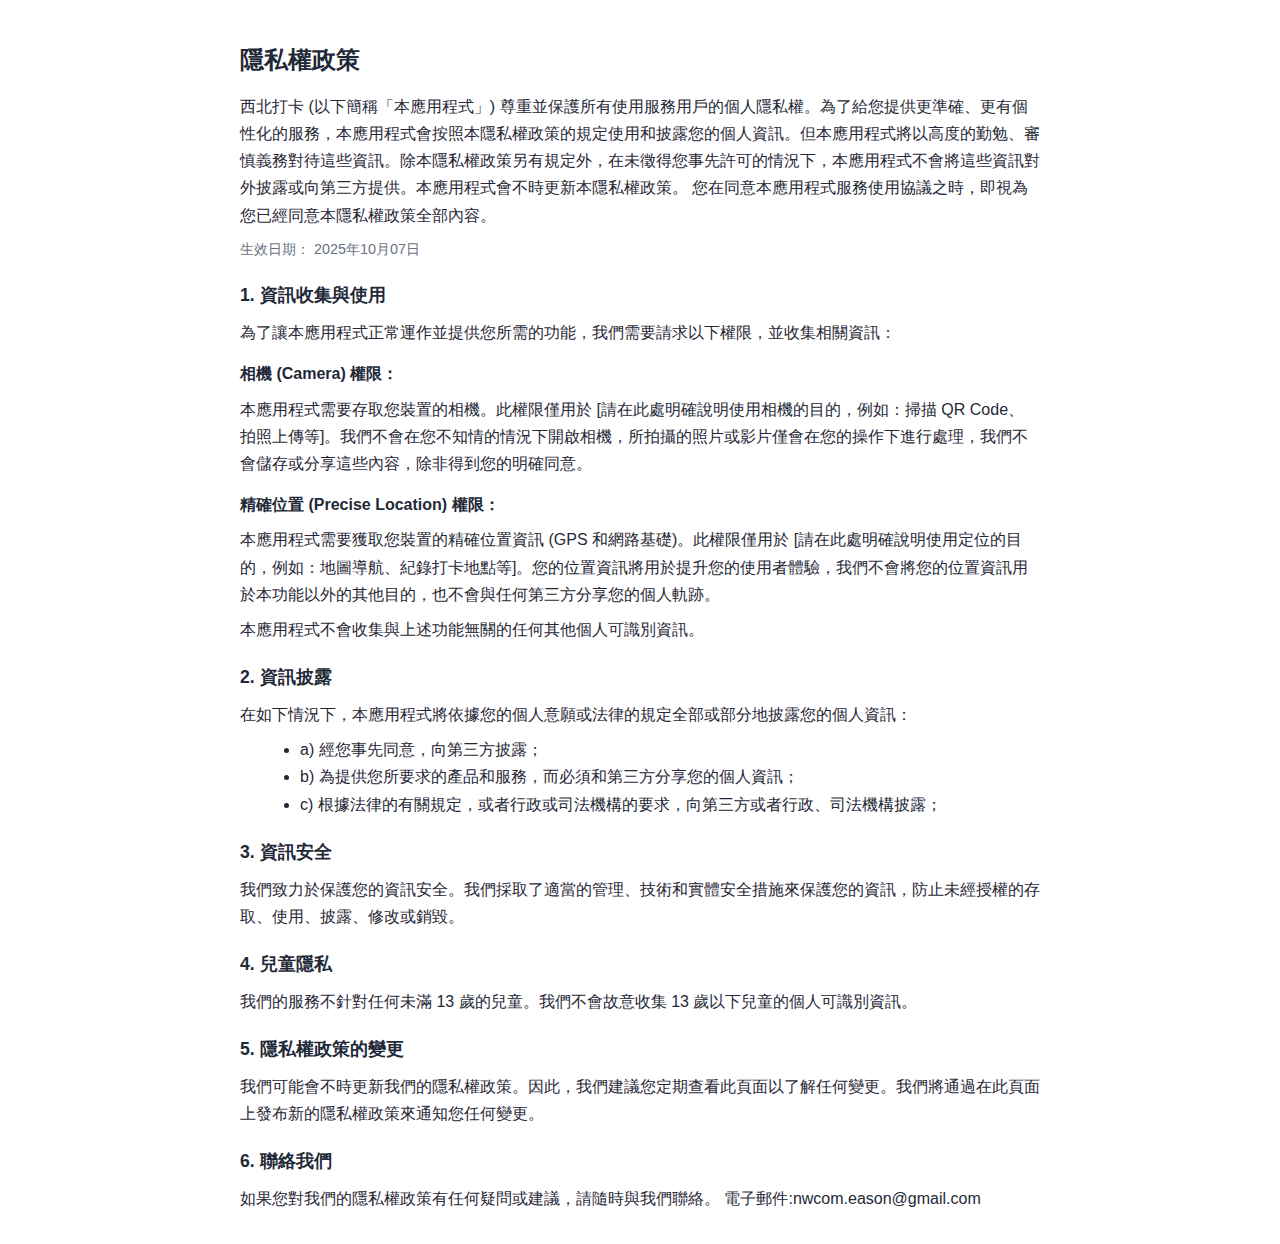
<file: privacy.html>
<!doctype html>
<html lang="zh-Hant">
<head>
  <meta charset="utf-8">
  <meta name="viewport" content="width=device-width, initial-scale=1">
  <title>隱私權政策 - 西北打卡</title>
  <style>
    body { font-family: -apple-system, BlinkMacSystemFont, 'Segoe UI', Roboto, 'Noto Sans TC', 'Helvetica Neue', Arial, 'Microsoft JhengHei', sans-serif; margin: 0; padding: 24px; line-height: 1.7; color: #1f2937; }
    .container { max-width: 800px; margin: 0 auto; }
    h1 { font-size: 1.5rem; margin-bottom: 12px; }
    h2 { font-size: 1.1rem; margin-top: 20px; margin-bottom: 8px; }
    h3 { font-size: 1rem; margin-top: 14px; margin-bottom: 6px; }
    p { margin: 8px 0; }
    ul { margin: 8px 0 8px 20px; }
    .muted { color: #6b7280; font-size: 0.9rem; }
  </style>
</head>
<body>
  <div class="container">
    <h1>隱私權政策</h1>
    <p>西北打卡 (以下簡稱「本應用程式」) 尊重並保護所有使用服務用戶的個人隱私權。為了給您提供更準確、更有個性化的服務，本應用程式會按照本隱私權政策的規定使用和披露您的個人資訊。但本應用程式將以高度的勤勉、審慎義務對待這些資訊。除本隱私權政策另有規定外，在未徵得您事先許可的情況下，本應用程式不會將這些資訊對外披露或向第三方提供。本應用程式會不時更新本隱私權政策。 您在同意本應用程式服務使用協議之時，即視為您已經同意本隱私權政策全部內容。</p>
    <p class="muted">生效日期： 2025年10月07日</p>

    <h2>1. 資訊收集與使用</h2>
    <p>為了讓本應用程式正常運作並提供您所需的功能，我們需要請求以下權限，並收集相關資訊：</p>

    <h3>相機 (Camera) 權限：</h3>
    <p>本應用程式需要存取您裝置的相機。此權限僅用於 [請在此處明確說明使用相機的目的，例如：掃描 QR Code、拍照上傳等]。我們不會在您不知情的情況下開啟相機，所拍攝的照片或影片僅會在您的操作下進行處理，我們不會儲存或分享這些內容，除非得到您的明確同意。</p>

    <h3>精確位置 (Precise Location) 權限：</h3>
    <p>本應用程式需要獲取您裝置的精確位置資訊 (GPS 和網路基礎)。此權限僅用於 [請在此處明確說明使用定位的目的，例如：地圖導航、紀錄打卡地點等]。您的位置資訊將用於提升您的使用者體驗，我們不會將您的位置資訊用於本功能以外的其他目的，也不會與任何第三方分享您的個人軌跡。</p>

    <p>本應用程式不會收集與上述功能無關的任何其他個人可識別資訊。</p>

    <h2>2. 資訊披露</h2>
    <p>在如下情況下，本應用程式將依據您的個人意願或法律的規定全部或部分地披露您的個人資訊：</p>
    <ul>
      <li>a) 經您事先同意，向第三方披露；</li>
      <li>b) 為提供您所要求的產品和服務，而必須和第三方分享您的個人資訊；</li>
      <li>c) 根據法律的有關規定，或者行政或司法機構的要求，向第三方或者行政、司法機構披露；</li>
    </ul>

    <h2>3. 資訊安全</h2>
    <p>我們致力於保護您的資訊安全。我們採取了適當的管理、技術和實體安全措施來保護您的資訊，防止未經授權的存取、使用、披露、修改或銷毀。</p>

    <h2>4. 兒童隱私</h2>
    <p>我們的服務不針對任何未滿 13 歲的兒童。我們不會故意收集 13 歲以下兒童的個人可識別資訊。</p>

    <h2>5. 隱私權政策的變更</h2>
    <p>我們可能會不時更新我們的隱私權政策。因此，我們建議您定期查看此頁面以了解任何變更。我們將通過在此頁面上發布新的隱私權政策來通知您任何變更。</p>

    <h2>6. 聯絡我們</h2>
    <p>如果您對我們的隱私權政策有任何疑問或建議，請隨時與我們聯絡。 電子郵件:nwcom.eason@gmail.com</p>
  </div>
</body>
</html>
</file>
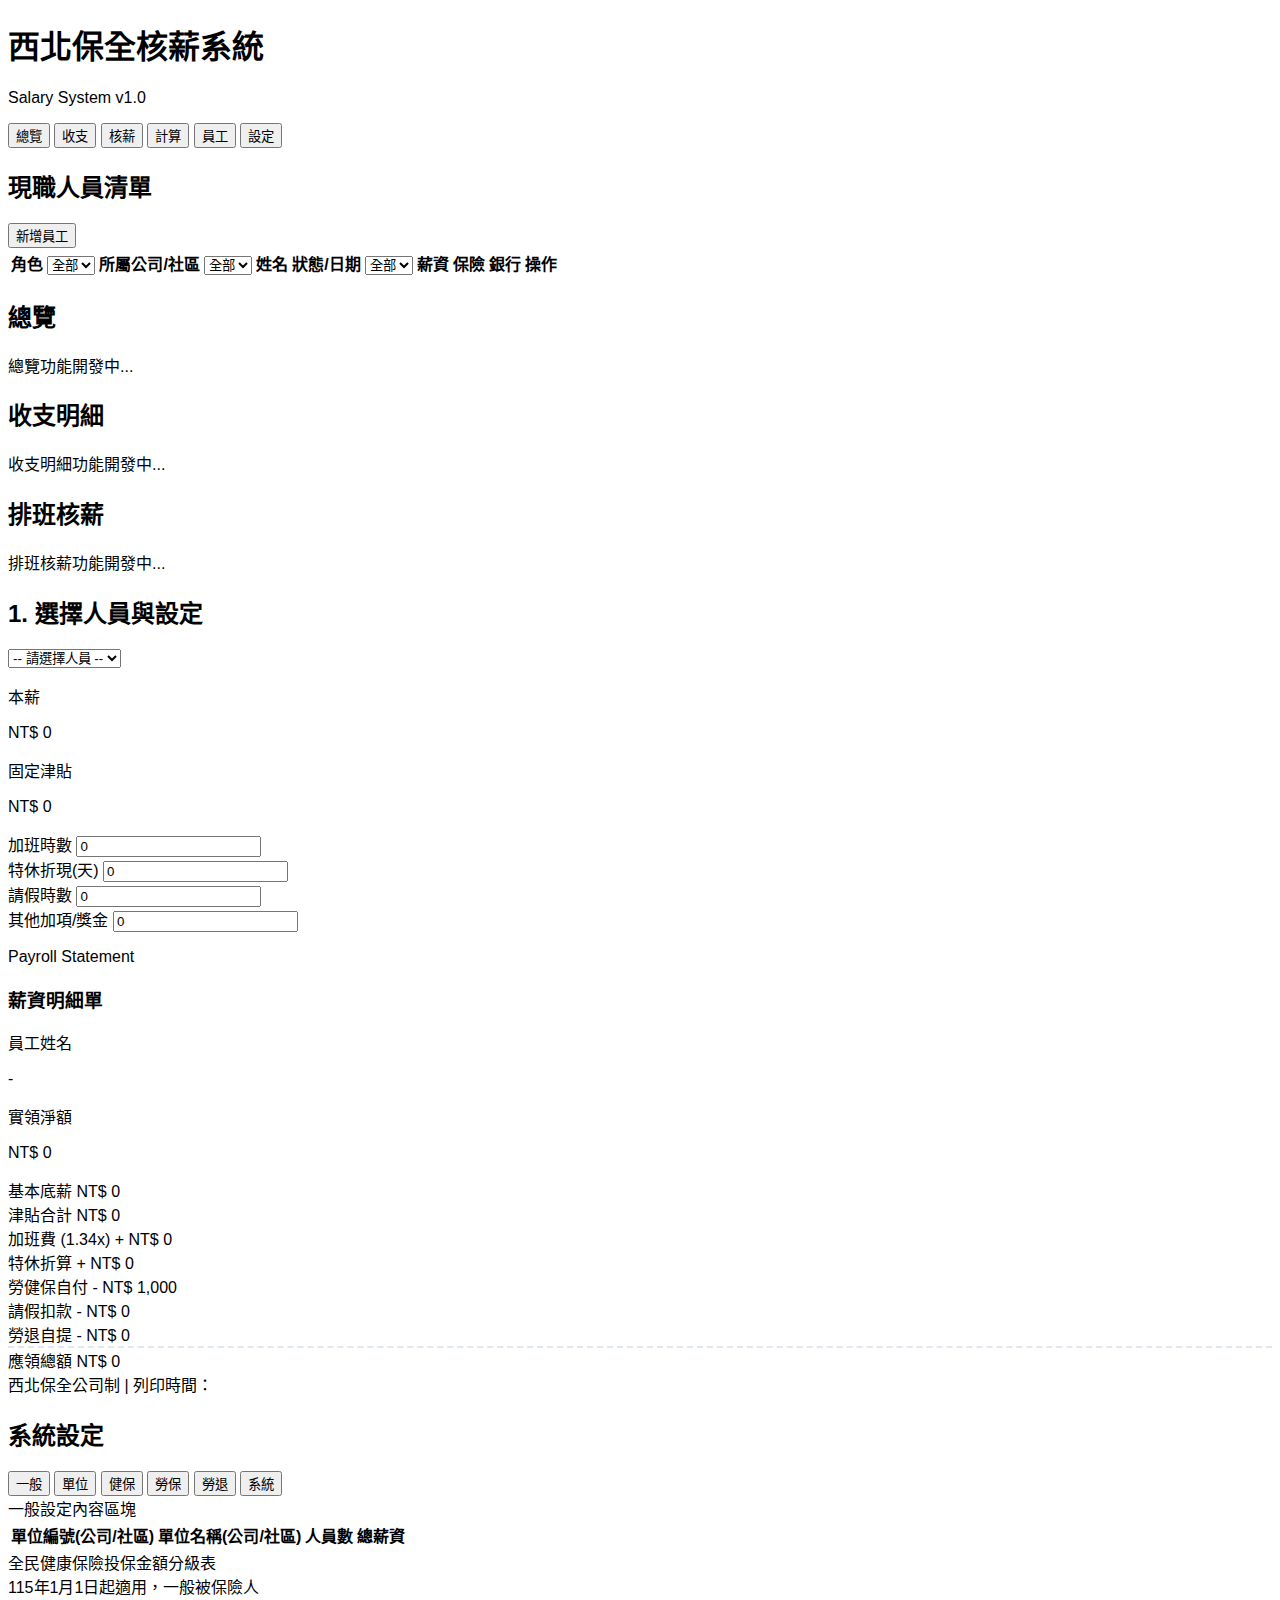
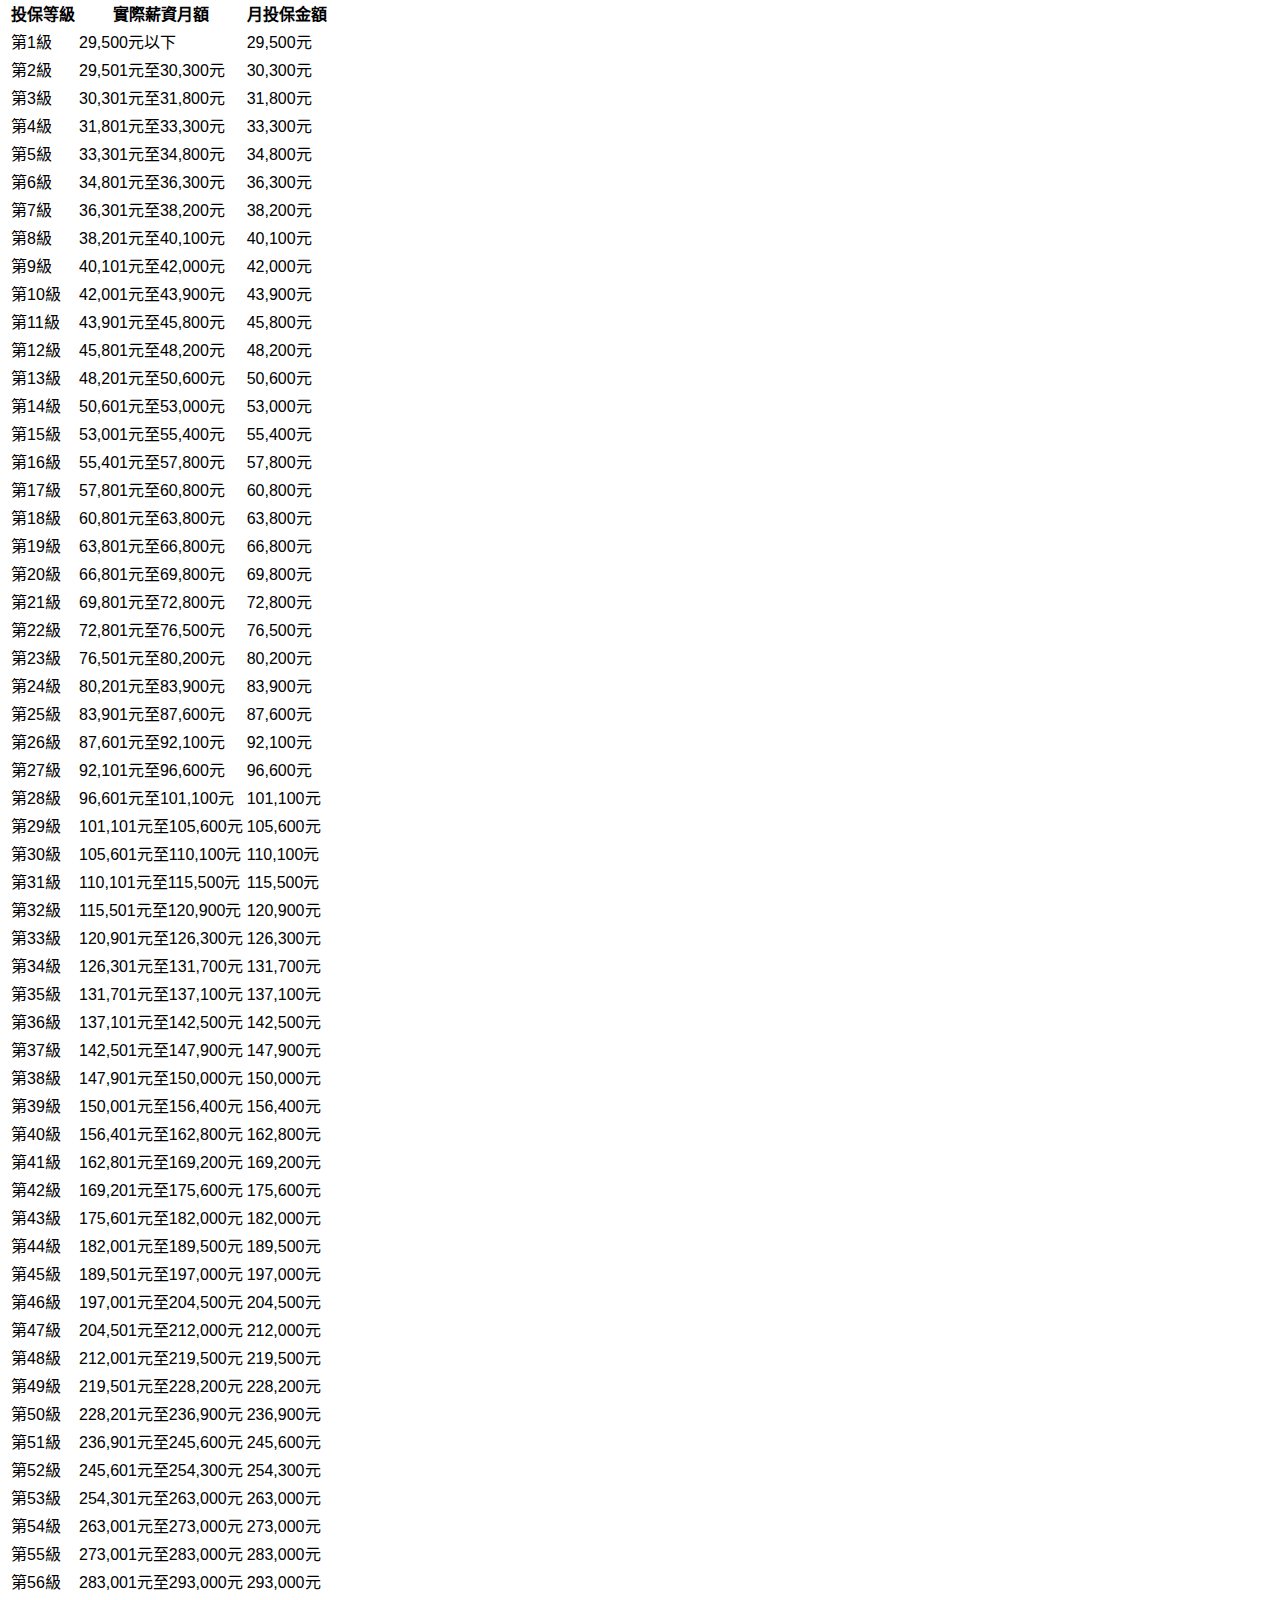
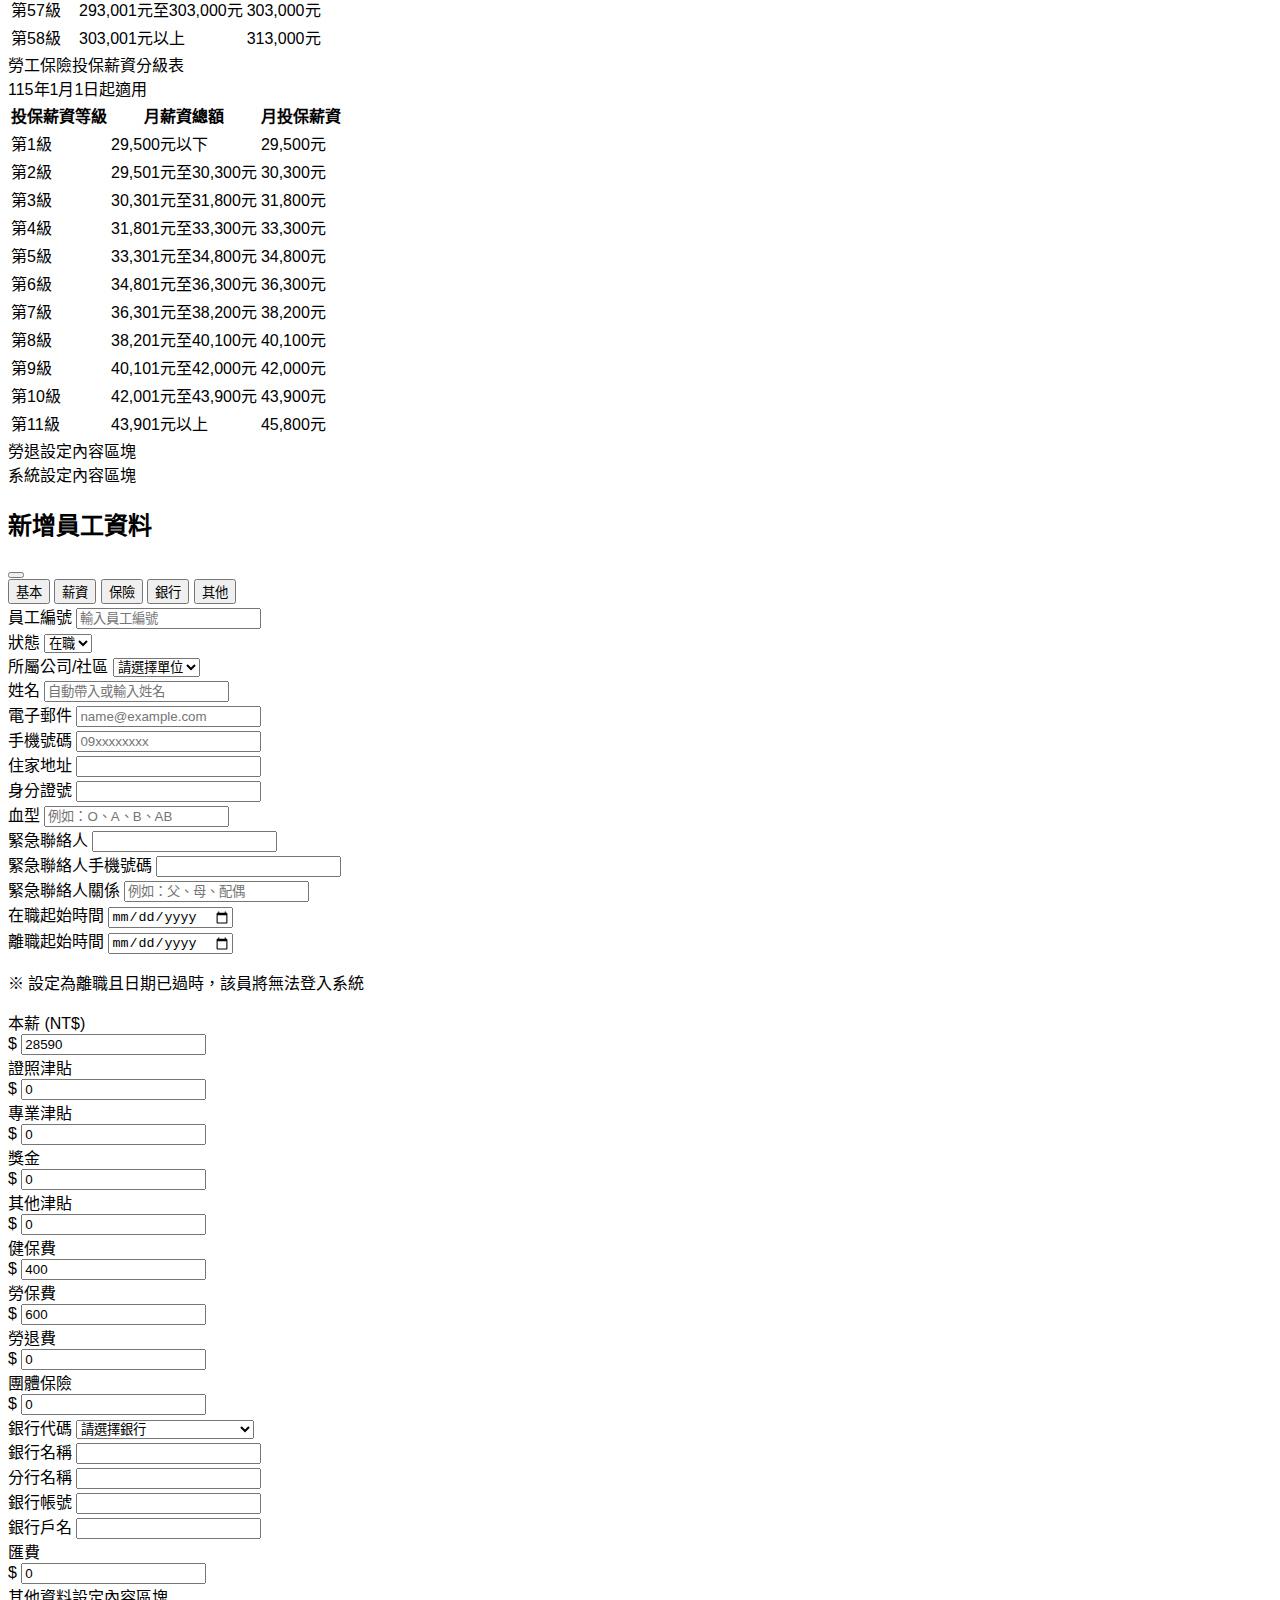
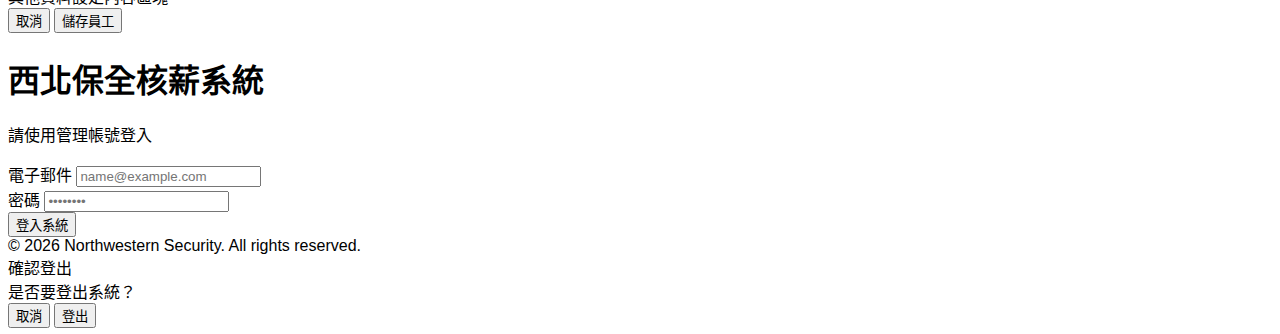
<file: salary.html>
<!DOCTYPE html>
<html lang="zh-TW">
<head>
    <meta charset="UTF-8">
    <meta name="viewport" content="width=device-width, initial-scale=1.0">
    <title>西北保全核薪管理系統</title>
    <script src="https://cdn.tailwindcss.com"></script>
    <script src="https://cdnjs.cloudflare.com/ajax/libs/xlsx/0.18.5/xlsx.full.min.js"></script>
    <link href="https://cdnjs.cloudflare.com/ajax/libs/font-awesome/6.0.0/css/all.min.css" rel="stylesheet">
    <script src="./firebase-config.js"></script>
    <script src="https://www.gstatic.com/firebasejs/10.12.5/firebase-app-compat.js"></script>
    <script src="https://www.gstatic.com/firebasejs/10.12.5/firebase-auth-compat.js"></script>
    <script src="https://www.gstatic.com/firebasejs/10.12.5/firebase-firestore-compat.js"></script>
    <style>
        @import url('https://fonts.googleapis.com/css2?family=Noto+Sans+TC:wght@400;500;700&display=swap');
        body { font-family: 'Noto Sans TC', sans-serif; }
        .payslip-dashed { border-top: 2px dashed #e2e8f0; }
    </style>
</head>
<body class="bg-slate-50 text-slate-900 min-h-screen">

    <div id="app" class="h-screen w-full flex flex-col hidden">
        <div class="px-[2%] h-[12%] flex items-center">
        <!-- Header -->
        <header class="flex flex-col md:flex-row justify-between items-center gap-4 sticky top-0 z-30 bg-slate-50 w-full">
            <div class="flex items-center gap-3">
                <div class="bg-blue-600 p-3 rounded-xl text-white shadow-lg">
                    <i class="fas fa-shield-alt fa-2x"></i>
                </div>
                <div>
                    <h1 class="text-2xl font-bold tracking-tight">西北保全核薪系統</h1>
                    <p class="text-sm text-slate-500">Salary System v1.0</p>
                </div>
            </div>
            
            <nav class="flex items-center bg-white p-1 rounded-xl shadow-sm border border-slate-200">
                <div class="flex items-center gap-2">
                    <button onclick="switchTab('overview')" id="tab-overview" class="px-6 py-2 rounded-lg transition-all flex items-center gap-2 bg-blue-600 text-white shadow-md">
                        <i class="fas fa-chart-line"></i> 總覽
                    </button>
                    <button onclick="switchTab('ledger')" id="tab-ledger" class="px-6 py-2 rounded-lg transition-all flex items-center gap-2 hover:bg-slate-100 text-slate-600">
                        <i class="fas fa-file-invoice-dollar"></i> 收支
                    </button>
                    <button onclick="switchTab('schedule')" id="tab-schedule" class="px-6 py-2 rounded-lg transition-all flex items-center gap-2 hover:bg-slate-100 text-slate-600">
                        <i class="fas fa-calendar-check"></i> 核薪
                    </button>
                    <button onclick="switchTab('calc')" id="tab-calc" class="px-6 py-2 rounded-lg transition-all flex items-center gap-2 hover:bg-slate-100 text-slate-600">
                        <i class="fas fa-calculator"></i> 計算
                    </button>
                    <button onclick="switchTab('list')" id="tab-list" class="px-6 py-2 rounded-lg transition-all flex items-center gap-2 hover:bg-slate-100 text-slate-600">
                        <i class="fas fa-users"></i> 員工
                    </button>
                    <button onclick="switchTab('settings')" id="tab-settings" class="px-6 py-2 rounded-lg transition-all flex items-center gap-2 hover:bg-slate-100 text-slate-600">
                        <i class="fas fa-gear"></i> 設定
                    </button>
                </div>
                <div class="ml-auto flex items-center gap-3 pl-4 border-l border-slate-200">
                    <span id="nav-user-name" class="text-slate-700 text-sm"></span>
                    <div id="nav-user-avatar" class="w-8 h-8 rounded-full bg-blue-50 text-blue-600 flex items-center justify-center font-medium cursor-pointer" title="點擊登出"></div>
                </div>
            </nav>
        </header>
        </div>

        <!-- Main Content -->
        <div class="px-[2%] py-[1%] h-[88%] overflow-y-auto">
        <main class="h-full">
            <!-- Tab: Employee List -->
            <div id="view-list" class="hidden h-full">
                <!-- Table -->
                <section class="bg-white rounded-2xl shadow-sm border border-slate-200 overflow-hidden flex flex-col h-full">
                    <div class="p-4 border-b bg-slate-50 flex justify-between items-center sticky top-0 z-30 shadow-sm">
                        <h2 class="font-semibold text-slate-700">現職人員清單</h2>
                        <button onclick="openAddEmployeeModal()" class="bg-blue-600 text-white px-4 py-2 rounded-lg text-sm hover:bg-blue-700 transition-colors flex items-center gap-2">
                            <i class="fas fa-plus"></i> 新增員工
                        </button>
                    </div>
                    <div class="overflow-auto flex-1">
                        <table class="w-full text-left text-sm border-collapse">
                            <thead class="bg-slate-50 text-slate-500 border-b sticky top-0 z-20">
                                <tr>
                                    <th class="px-6 py-3 font-medium sticky top-0 bg-slate-50 z-10">
                                        <div class="flex flex-col gap-1">
                                            <span>角色</span>
                                            <select id="filter-role" class="text-xs border rounded px-1 py-0.5 font-normal text-slate-600 outline-none focus:ring-1 focus:ring-blue-500" onchange="renderList()">
                                                <option value="">全部</option>
                                            </select>
                                        </div>
                                    </th>
                                    <th class="px-6 py-3 font-medium sticky top-0 bg-slate-50 z-10">
                                        <div class="flex flex-col gap-1">
                                            <span>所屬公司/社區</span>
                                            <select id="filter-unit" class="text-xs border rounded px-1 py-0.5 font-normal text-slate-600 outline-none focus:ring-1 focus:ring-blue-500" onchange="renderList()">
                                                <option value="">全部</option>
                                            </select>
                                        </div>
                                    </th>
                                    <th class="px-6 py-3 font-medium sticky top-0 bg-slate-50 z-10">姓名</th>
                                    <th class="px-6 py-3 font-medium sticky top-0 bg-slate-50 z-10">
                                        <div class="flex flex-col gap-1">
                                            <span>狀態/日期</span>
                                            <select id="filter-status" class="text-xs border rounded px-1 py-0.5 font-normal text-slate-600 outline-none focus:ring-1 focus:ring-blue-500" onchange="renderList()">
                                                <option value="">全部</option>
                                                <option value="在職">在職</option>
                                                <option value="離職">離職</option>
                                            </select>
                                        </div>
                                    </th>
                                    <th class="px-6 py-3 font-medium sticky top-0 bg-slate-50 z-10">薪資</th>
                                    <th class="px-6 py-3 font-medium sticky top-0 bg-slate-50 z-10">保險</th>
                                    <th class="px-6 py-3 font-medium sticky top-0 bg-slate-50 z-10">銀行</th>
                                    <th class="px-6 py-3 font-medium text-left sticky top-0 bg-slate-50 z-10">操作</th>
                                </tr>
                            </thead>
                            <tbody id="employee-tbody" class="divide-y text-slate-600">
                                <!-- JS items here -->
                            </tbody>
                        </table>
                    </div>
                </section>
            </div>

            <!-- Tab: Overview -->
            <div id="view-overview">
                <section class="bg-white p-6 rounded-2xl shadow-sm border border-slate-200">
                    <h2 class="text-lg font-semibold mb-4 flex items-center gap-2 border-b pb-2 text-slate-700">
                        <i class="fas fa-chart-line"></i> 總覽
                    </h2>
                    <div class="text-sm text-slate-600">
                        總覽功能開發中...
                    </div>
                </section>
            </div>

            <!-- Tab: Ledger -->
            <div id="view-ledger" class="hidden">
                <section class="bg-white p-6 rounded-2xl shadow-sm border border-slate-200">
                    <h2 class="text-lg font-semibold mb-4 flex items-center gap-2 border-b pb-2 text-slate-700">
                        <i class="fas fa-file-invoice-dollar"></i> 收支明細
                    </h2>
                    <div class="text-sm text-slate-600">
                        收支明細功能開發中...
                    </div>
                </section>
            </div>

            <!-- Tab: Schedule -->
            <div id="view-schedule" class="hidden">
                <section class="bg-white p-6 rounded-2xl shadow-sm border border-slate-200">
                    <h2 class="text-lg font-semibold mb-4 flex items-center gap-2 border-b pb-2 text-slate-700">
                        <i class="fas fa-calendar-check"></i> 排班核薪
                    </h2>
                    <div class="text-sm text-slate-600">
                        排班核薪功能開發中...
                    </div>
                </section>
            </div>

            <!-- Tab: Calculation -->
            <div id="view-calc" class="hidden grid grid-cols-1 lg:grid-cols-2 gap-8">
                <div class="space-y-6">
                    <section class="bg-white p-6 rounded-2xl shadow-sm border border-slate-200">
                        <h2 class="text-lg font-semibold mb-4 border-b pb-2">1. 選擇人員與設定</h2>
                        <select id="calc-select" onchange="loadSelectedEmp()" class="w-full border rounded-lg px-4 py-2 mb-4 bg-white focus:ring-2 focus:ring-blue-500 outline-none">
                            <option value="">-- 請選擇人員 --</option>
                        </select>
                        
                        <div id="calc-inputs" class="hidden space-y-4 animate-in fade-in">
                            <div class="grid grid-cols-2 gap-4">
                                <div class="bg-slate-50 p-4 rounded-xl">
                                    <p class="text-slate-500 text-xs mb-1">本薪</p>
                                    <p id="disp-base" class="font-bold text-lg">NT$ 0</p>
                                </div>
                                <div class="bg-slate-50 p-4 rounded-xl">
                                    <p class="text-slate-500 text-xs mb-1">固定津貼</p>
                                    <p id="disp-bonus" class="font-bold text-lg text-blue-600">NT$ 0</p>
                                </div>
                            </div>
                            <div class="grid grid-cols-2 gap-4">
                                <div>
                                    <label class="block text-xs text-slate-500 mb-1">加班時數</label>
                                    <input id="c-ot" type="number" oninput="doCalc()" value="0" class="w-full border rounded-lg px-3 py-2">
                                </div>
                                <div>
                                    <label class="block text-xs text-slate-500 mb-1">特休折現(天)</label>
                                    <input id="c-sl" type="number" oninput="doCalc()" value="0" class="w-full border rounded-lg px-3 py-2">
                                </div>
                                <div>
                                    <label class="block text-xs text-slate-500 mb-1">請假時數</label>
                                    <input id="c-leave" type="number" oninput="doCalc()" value="0" class="w-full border rounded-lg px-3 py-2 text-red-500">
                                </div>
                                <div>
                                    <label class="block text-xs text-slate-500 mb-1">其他加項/獎金</label>
                                    <input id="c-other" type="number" oninput="doCalc()" value="0" class="w-full border rounded-lg px-3 py-2">
                                </div>
                            </div>
                        </div>
                    </section>
                </div>

                <!-- Payslip -->
                <div id="payslip-container" class="hidden">
                    <section class="bg-white rounded-2xl shadow-xl border border-slate-200 overflow-hidden flex flex-col">
                        <div class="bg-slate-900 text-white p-6 text-center">
                            <p class="text-slate-400 text-[10px] uppercase tracking-widest mb-1">Payroll Statement</p>
                            <h3 class="text-2xl font-bold">薪資明細單</h3>
                            <div class="flex justify-center gap-8 mt-4">
                                <div class="text-center border-r border-slate-700 pr-8">
                                    <p class="text-[10px] text-slate-400">員工姓名</p>
                                    <p id="ps-name" class="text-lg">-</p>
                                </div>
                                <div class="text-center">
                                    <p class="text-[10px] text-slate-400">實領淨額</p>
                                    <p id="ps-net" class="text-lg text-green-400 font-bold">NT$ 0</p>
                                </div>
                            </div>
                        </div>

                        <div class="p-8 flex-grow space-y-4 text-sm">
                            <div class="flex justify-between">
                                <span class="text-slate-500">基本底薪</span>
                                <span id="ps-base" class="font-mono">NT$ 0</span>
                            </div>
                            <div class="flex justify-between">
                                <span class="text-slate-500">津貼合計</span>
                                <span id="ps-bonus" class="font-mono">NT$ 0</span>
                            </div>
                            <div class="flex justify-between">
                                <span class="text-slate-500">加班費 (1.34x)</span>
                                <span id="ps-ot-pay" class="font-mono text-green-600">+ NT$ 0</span>
                            </div>
                            <div class="flex justify-between">
                                <span class="text-slate-500">特休折算</span>
                                <span id="ps-sl-pay" class="font-mono text-green-600">+ NT$ 0</span>
                            </div>
                            <div class="border-t pt-4 space-y-3">
                                <div class="flex justify-between text-red-500">
                                    <span>勞健保自付</span>
                                    <span id="ps-ins" class="font-mono">- NT$ 1,000</span>
                                </div>
                                <div class="flex justify-between text-red-500">
                                    <span>請假扣款</span>
                                    <span id="ps-leave-dec" class="font-mono">- NT$ 0</span>
                                </div>
                                <div id="ps-pension-row" class="flex justify-between text-red-500">
                                    <span id="ps-pension-label">勞退自提</span>
                                    <span id="ps-pension-amt" class="font-mono">- NT$ 0</span>
                                </div>
                            </div>
                            <div class="mt-8 pt-4 payslip-dashed flex justify-between items-center">
                                <span class="font-bold text-lg">應領總額</span>
                                <span id="ps-gross" class="text-xl font-bold text-blue-600 font-mono">NT$ 0</span>
                            </div>
                        </div>
                        <div class="p-4 bg-slate-50 border-t text-[10px] text-slate-400 text-center">
                            西北保全公司制 | 列印時間：<span id="print-time"></span>
                        </div>
                    </section>
                </div>
            </div>

            <div id="view-settings" class="hidden">
                <section class="bg-white p-6 rounded-2xl shadow-sm border border-slate-200">
                    <h2 class="text-lg font-semibold mb-4 flex items-center gap-2 border-b pb-2 text-slate-700">
                        <i class="fas fa-gear"></i> 系統設定
                    </h2>
                    
                    <!-- Sub Tabs -->
                    <div class="flex gap-2 mb-6 border-b border-slate-100 pb-1 overflow-x-auto">
                        <button onclick="switchSettingTab('general')" id="st-general" class="px-4 py-2 rounded-t-lg text-sm font-medium transition-colors border-b-2 border-transparent hover:text-blue-600 hover:bg-slate-50">一般</button>
                        <button onclick="switchSettingTab('unit')" id="st-unit" class="px-4 py-2 rounded-t-lg text-sm font-medium transition-colors border-b-2 border-transparent hover:text-blue-600 hover:bg-slate-50">單位</button>
                        <button onclick="switchSettingTab('health')" id="st-health" class="px-4 py-2 rounded-t-lg text-sm font-medium transition-colors border-b-2 border-transparent hover:text-blue-600 hover:bg-slate-50">健保</button>
                        <button onclick="switchSettingTab('labor')" id="st-labor" class="px-4 py-2 rounded-t-lg text-sm font-medium transition-colors border-b-2 border-transparent hover:text-blue-600 hover:bg-slate-50">勞保</button>
                        <button onclick="switchSettingTab('pension')" id="st-pension" class="px-4 py-2 rounded-t-lg text-sm font-medium transition-colors border-b-2 border-transparent hover:text-blue-600 hover:bg-slate-50">勞退</button>
                        <button onclick="switchSettingTab('system')" id="st-system" class="px-4 py-2 rounded-t-lg text-sm font-medium transition-colors border-b-2 border-transparent hover:text-blue-600 hover:bg-slate-50">系統</button>
                    </div>

                    <!-- Tab Contents -->
                    <div id="sv-general" class="hidden animate-in fade-in">
                        <div class="text-slate-500 text-sm p-4 bg-slate-50 rounded-lg">一般設定內容區塊</div>
                    </div>
                    <div id="sv-unit" class="hidden animate-in fade-in">
                        <div class="overflow-x-auto rounded-lg border border-slate-200">
                            <table class="w-full text-left text-sm">
                                <thead class="bg-slate-50 text-slate-500 border-b">
                                    <tr>
                                        <th class="px-4 py-3 font-medium">單位編號(公司/社區)</th>
                                        <th class="px-4 py-3 font-medium">單位名稱(公司/社區)</th>
                                        <th class="px-4 py-3 font-medium">人員數</th>
                                        <th class="px-4 py-3 font-medium">總薪資</th>
                                    </tr>
                                </thead>
                                <tbody id="unit-tbody" class="divide-y text-slate-600">
                                    <!-- Auto-rendered -->
                                </tbody>
                            </table>
                        </div>
                    </div>
                    <div id="sv-health" class="hidden animate-in fade-in">
                        <div class="space-y-4">
                            <div class="flex items-center justify-between gap-3">
                                <div>
                                    <div class="text-base font-semibold text-slate-800">全民健康保險投保金額分級表</div>
                                    <div class="text-xs text-slate-500">115年1月1日起適用，一般被保險人</div>
                                </div>
                            </div>

                            <div class="overflow-x-auto rounded-lg border border-slate-200">
                                <table class="w-full text-left text-sm">
                                    <thead class="bg-slate-50 text-slate-500 border-b">
                                        <tr>
                                            <th class="px-4 py-3 font-medium whitespace-nowrap">投保等級</th>
                                            <th class="px-4 py-3 font-medium whitespace-nowrap">實際薪資月額</th>
                                            <th class="px-4 py-3 font-medium whitespace-nowrap">月投保金額</th>
                                        </tr>
                                    </thead>
                                    <tbody class="divide-y text-slate-600">
                                        <tr>
                                            <td class="px-4 py-3">第1級</td>
                                            <td class="px-4 py-3">29,500元以下</td>
                                            <td class="px-4 py-3 font-medium text-slate-700">29,500元</td>
                                        </tr>
                                        <tr>
                                            <td class="px-4 py-3">第2級</td>
                                            <td class="px-4 py-3">29,501元至30,300元</td>
                                            <td class="px-4 py-3 font-medium text-slate-700">30,300元</td>
                                        </tr>
                                        <tr>
                                            <td class="px-4 py-3">第3級</td>
                                            <td class="px-4 py-3">30,301元至31,800元</td>
                                            <td class="px-4 py-3 font-medium text-slate-700">31,800元</td>
                                        </tr>
                                        <tr>
                                            <td class="px-4 py-3">第4級</td>
                                            <td class="px-4 py-3">31,801元至33,300元</td>
                                            <td class="px-4 py-3 font-medium text-slate-700">33,300元</td>
                                        </tr>
                                        <tr>
                                            <td class="px-4 py-3">第5級</td>
                                            <td class="px-4 py-3">33,301元至34,800元</td>
                                            <td class="px-4 py-3 font-medium text-slate-700">34,800元</td>
                                        </tr>
                                        <tr>
                                            <td class="px-4 py-3">第6級</td>
                                            <td class="px-4 py-3">34,801元至36,300元</td>
                                            <td class="px-4 py-3 font-medium text-slate-700">36,300元</td>
                                        </tr>
                                        <tr>
                                            <td class="px-4 py-3">第7級</td>
                                            <td class="px-4 py-3">36,301元至38,200元</td>
                                            <td class="px-4 py-3 font-medium text-slate-700">38,200元</td>
                                        </tr>
                                        <tr>
                                            <td class="px-4 py-3">第8級</td>
                                            <td class="px-4 py-3">38,201元至40,100元</td>
                                            <td class="px-4 py-3 font-medium text-slate-700">40,100元</td>
                                        </tr>
                                        <tr>
                                            <td class="px-4 py-3">第9級</td>
                                            <td class="px-4 py-3">40,101元至42,000元</td>
                                            <td class="px-4 py-3 font-medium text-slate-700">42,000元</td>
                                        </tr>
                                        <tr>
                                            <td class="px-4 py-3">第10級</td>
                                            <td class="px-4 py-3">42,001元至43,900元</td>
                                            <td class="px-4 py-3 font-medium text-slate-700">43,900元</td>
                                        </tr>
                                        <tr>
                                            <td class="px-4 py-3">第11級</td>
                                            <td class="px-4 py-3">43,901元至45,800元</td>
                                            <td class="px-4 py-3 font-medium text-slate-700">45,800元</td>
                                        </tr>
                                        <tr>
                                            <td class="px-4 py-3">第12級</td>
                                            <td class="px-4 py-3">45,801元至48,200元</td>
                                            <td class="px-4 py-3 font-medium text-slate-700">48,200元</td>
                                        </tr>
                                        <tr>
                                            <td class="px-4 py-3">第13級</td>
                                            <td class="px-4 py-3">48,201元至50,600元</td>
                                            <td class="px-4 py-3 font-medium text-slate-700">50,600元</td>
                                        </tr>
                                        <tr>
                                            <td class="px-4 py-3">第14級</td>
                                            <td class="px-4 py-3">50,601元至53,000元</td>
                                            <td class="px-4 py-3 font-medium text-slate-700">53,000元</td>
                                        </tr>
                                        <tr>
                                            <td class="px-4 py-3">第15級</td>
                                            <td class="px-4 py-3">53,001元至55,400元</td>
                                            <td class="px-4 py-3 font-medium text-slate-700">55,400元</td>
                                        </tr>
                                        <tr>
                                            <td class="px-4 py-3">第16級</td>
                                            <td class="px-4 py-3">55,401元至57,800元</td>
                                            <td class="px-4 py-3 font-medium text-slate-700">57,800元</td>
                                        </tr>
                                        <tr>
                                            <td class="px-4 py-3">第17級</td>
                                            <td class="px-4 py-3">57,801元至60,800元</td>
                                            <td class="px-4 py-3 font-medium text-slate-700">60,800元</td>
                                        </tr>
                                        <tr>
                                            <td class="px-4 py-3">第18級</td>
                                            <td class="px-4 py-3">60,801元至63,800元</td>
                                            <td class="px-4 py-3 font-medium text-slate-700">63,800元</td>
                                        </tr>
                                        <tr>
                                            <td class="px-4 py-3">第19級</td>
                                            <td class="px-4 py-3">63,801元至66,800元</td>
                                            <td class="px-4 py-3 font-medium text-slate-700">66,800元</td>
                                        </tr>
                                        <tr>
                                            <td class="px-4 py-3">第20級</td>
                                            <td class="px-4 py-3">66,801元至69,800元</td>
                                            <td class="px-4 py-3 font-medium text-slate-700">69,800元</td>
                                        </tr>
                                        <tr>
                                            <td class="px-4 py-3">第21級</td>
                                            <td class="px-4 py-3">69,801元至72,800元</td>
                                            <td class="px-4 py-3 font-medium text-slate-700">72,800元</td>
                                        </tr>
                                        <tr>
                                            <td class="px-4 py-3">第22級</td>
                                            <td class="px-4 py-3">72,801元至76,500元</td>
                                            <td class="px-4 py-3 font-medium text-slate-700">76,500元</td>
                                        </tr>
                                        <tr>
                                            <td class="px-4 py-3">第23級</td>
                                            <td class="px-4 py-3">76,501元至80,200元</td>
                                            <td class="px-4 py-3 font-medium text-slate-700">80,200元</td>
                                        </tr>
                                        <tr>
                                            <td class="px-4 py-3">第24級</td>
                                            <td class="px-4 py-3">80,201元至83,900元</td>
                                            <td class="px-4 py-3 font-medium text-slate-700">83,900元</td>
                                        </tr>
                                        <tr>
                                            <td class="px-4 py-3">第25級</td>
                                            <td class="px-4 py-3">83,901元至87,600元</td>
                                            <td class="px-4 py-3 font-medium text-slate-700">87,600元</td>
                                        </tr>
                                        <tr>
                                            <td class="px-4 py-3">第26級</td>
                                            <td class="px-4 py-3">87,601元至92,100元</td>
                                            <td class="px-4 py-3 font-medium text-slate-700">92,100元</td>
                                        </tr>
                                        <tr>
                                            <td class="px-4 py-3">第27級</td>
                                            <td class="px-4 py-3">92,101元至96,600元</td>
                                            <td class="px-4 py-3 font-medium text-slate-700">96,600元</td>
                                        </tr>
                                        <tr>
                                            <td class="px-4 py-3">第28級</td>
                                            <td class="px-4 py-3">96,601元至101,100元</td>
                                            <td class="px-4 py-3 font-medium text-slate-700">101,100元</td>
                                        </tr>
                                        <tr>
                                            <td class="px-4 py-3">第29級</td>
                                            <td class="px-4 py-3">101,101元至105,600元</td>
                                            <td class="px-4 py-3 font-medium text-slate-700">105,600元</td>
                                        </tr>
                                        <tr>
                                            <td class="px-4 py-3">第30級</td>
                                            <td class="px-4 py-3">105,601元至110,100元</td>
                                            <td class="px-4 py-3 font-medium text-slate-700">110,100元</td>
                                        </tr>
                                        <tr>
                                            <td class="px-4 py-3">第31級</td>
                                            <td class="px-4 py-3">110,101元至115,500元</td>
                                            <td class="px-4 py-3 font-medium text-slate-700">115,500元</td>
                                        </tr>
                                        <tr>
                                            <td class="px-4 py-3">第32級</td>
                                            <td class="px-4 py-3">115,501元至120,900元</td>
                                            <td class="px-4 py-3 font-medium text-slate-700">120,900元</td>
                                        </tr>
                                        <tr>
                                            <td class="px-4 py-3">第33級</td>
                                            <td class="px-4 py-3">120,901元至126,300元</td>
                                            <td class="px-4 py-3 font-medium text-slate-700">126,300元</td>
                                        </tr>
                                        <tr>
                                            <td class="px-4 py-3">第34級</td>
                                            <td class="px-4 py-3">126,301元至131,700元</td>
                                            <td class="px-4 py-3 font-medium text-slate-700">131,700元</td>
                                        </tr>
                                        <tr>
                                            <td class="px-4 py-3">第35級</td>
                                            <td class="px-4 py-3">131,701元至137,100元</td>
                                            <td class="px-4 py-3 font-medium text-slate-700">137,100元</td>
                                        </tr>
                                        <tr>
                                            <td class="px-4 py-3">第36級</td>
                                            <td class="px-4 py-3">137,101元至142,500元</td>
                                            <td class="px-4 py-3 font-medium text-slate-700">142,500元</td>
                                        </tr>
                                        <tr>
                                            <td class="px-4 py-3">第37級</td>
                                            <td class="px-4 py-3">142,501元至147,900元</td>
                                            <td class="px-4 py-3 font-medium text-slate-700">147,900元</td>
                                        </tr>
                                        <tr>
                                            <td class="px-4 py-3">第38級</td>
                                            <td class="px-4 py-3">147,901元至150,000元</td>
                                            <td class="px-4 py-3 font-medium text-slate-700">150,000元</td>
                                        </tr>
                                        <tr>
                                            <td class="px-4 py-3">第39級</td>
                                            <td class="px-4 py-3">150,001元至156,400元</td>
                                            <td class="px-4 py-3 font-medium text-slate-700">156,400元</td>
                                        </tr>
                                        <tr>
                                            <td class="px-4 py-3">第40級</td>
                                            <td class="px-4 py-3">156,401元至162,800元</td>
                                            <td class="px-4 py-3 font-medium text-slate-700">162,800元</td>
                                        </tr>
                                        <tr>
                                            <td class="px-4 py-3">第41級</td>
                                            <td class="px-4 py-3">162,801元至169,200元</td>
                                            <td class="px-4 py-3 font-medium text-slate-700">169,200元</td>
                                        </tr>
                                        <tr>
                                            <td class="px-4 py-3">第42級</td>
                                            <td class="px-4 py-3">169,201元至175,600元</td>
                                            <td class="px-4 py-3 font-medium text-slate-700">175,600元</td>
                                        </tr>
                                        <tr>
                                            <td class="px-4 py-3">第43級</td>
                                            <td class="px-4 py-3">175,601元至182,000元</td>
                                            <td class="px-4 py-3 font-medium text-slate-700">182,000元</td>
                                        </tr>
                                        <tr>
                                            <td class="px-4 py-3">第44級</td>
                                            <td class="px-4 py-3">182,001元至189,500元</td>
                                            <td class="px-4 py-3 font-medium text-slate-700">189,500元</td>
                                        </tr>
                                        <tr>
                                            <td class="px-4 py-3">第45級</td>
                                            <td class="px-4 py-3">189,501元至197,000元</td>
                                            <td class="px-4 py-3 font-medium text-slate-700">197,000元</td>
                                        </tr>
                                        <tr>
                                            <td class="px-4 py-3">第46級</td>
                                            <td class="px-4 py-3">197,001元至204,500元</td>
                                            <td class="px-4 py-3 font-medium text-slate-700">204,500元</td>
                                        </tr>
                                        <tr>
                                            <td class="px-4 py-3">第47級</td>
                                            <td class="px-4 py-3">204,501元至212,000元</td>
                                            <td class="px-4 py-3 font-medium text-slate-700">212,000元</td>
                                        </tr>
                                        <tr>
                                            <td class="px-4 py-3">第48級</td>
                                            <td class="px-4 py-3">212,001元至219,500元</td>
                                            <td class="px-4 py-3 font-medium text-slate-700">219,500元</td>
                                        </tr>
                                        <tr>
                                            <td class="px-4 py-3">第49級</td>
                                            <td class="px-4 py-3">219,501元至228,200元</td>
                                            <td class="px-4 py-3 font-medium text-slate-700">228,200元</td>
                                        </tr>
                                        <tr>
                                            <td class="px-4 py-3">第50級</td>
                                            <td class="px-4 py-3">228,201元至236,900元</td>
                                            <td class="px-4 py-3 font-medium text-slate-700">236,900元</td>
                                        </tr>
                                        <tr>
                                            <td class="px-4 py-3">第51級</td>
                                            <td class="px-4 py-3">236,901元至245,600元</td>
                                            <td class="px-4 py-3 font-medium text-slate-700">245,600元</td>
                                        </tr>
                                        <tr>
                                            <td class="px-4 py-3">第52級</td>
                                            <td class="px-4 py-3">245,601元至254,300元</td>
                                            <td class="px-4 py-3 font-medium text-slate-700">254,300元</td>
                                        </tr>
                                        <tr>
                                            <td class="px-4 py-3">第53級</td>
                                            <td class="px-4 py-3">254,301元至263,000元</td>
                                            <td class="px-4 py-3 font-medium text-slate-700">263,000元</td>
                                        </tr>
                                        <tr>
                                            <td class="px-4 py-3">第54級</td>
                                            <td class="px-4 py-3">263,001元至273,000元</td>
                                            <td class="px-4 py-3 font-medium text-slate-700">273,000元</td>
                                        </tr>
                                        <tr>
                                            <td class="px-4 py-3">第55級</td>
                                            <td class="px-4 py-3">273,001元至283,000元</td>
                                            <td class="px-4 py-3 font-medium text-slate-700">283,000元</td>
                                        </tr>
                                        <tr>
                                            <td class="px-4 py-3">第56級</td>
                                            <td class="px-4 py-3">283,001元至293,000元</td>
                                            <td class="px-4 py-3 font-medium text-slate-700">293,000元</td>
                                        </tr>
                                        <tr>
                                            <td class="px-4 py-3">第57級</td>
                                            <td class="px-4 py-3">293,001元至303,000元</td>
                                            <td class="px-4 py-3 font-medium text-slate-700">303,000元</td>
                                        </tr>
                                        <tr>
                                            <td class="px-4 py-3">第58級</td>
                                            <td class="px-4 py-3">303,001元以上</td>
                                            <td class="px-4 py-3 font-medium text-slate-700">313,000元</td>
                                        </tr>
                                    </tbody>
                                </table>
                            </div>
                        </div>
                    </div>
                    <div id="sv-labor" class="hidden animate-in fade-in">
                        <div class="space-y-4">
                            <div class="flex items-center justify-between gap-3">
                                <div>
                                    <div class="text-base font-semibold text-slate-800">勞工保險投保薪資分級表</div>
                                    <div class="text-xs text-slate-500">115年1月1日起適用</div>
                                </div>
                            </div>

                            <div class="overflow-x-auto rounded-lg border border-slate-200">
                                <table class="w-full text-left text-sm">
                                    <thead class="bg-slate-50 text-slate-500 border-b">
                                        <tr>
                                            <th class="px-4 py-3 font-medium whitespace-nowrap">投保薪資等級</th>
                                            <th class="px-4 py-3 font-medium whitespace-nowrap">月薪資總額</th>
                                            <th class="px-4 py-3 font-medium whitespace-nowrap">月投保薪資</th>
                                        </tr>
                                    </thead>
                                    <tbody class="divide-y text-slate-600">
                                        <tr>
                                            <td class="px-4 py-3">第1級</td>
                                            <td class="px-4 py-3">29,500元以下</td>
                                            <td class="px-4 py-3 font-medium text-slate-700">29,500元</td>
                                        </tr>
                                        <tr>
                                            <td class="px-4 py-3">第2級</td>
                                            <td class="px-4 py-3">29,501元至30,300元</td>
                                            <td class="px-4 py-3 font-medium text-slate-700">30,300元</td>
                                        </tr>
                                        <tr>
                                            <td class="px-4 py-3">第3級</td>
                                            <td class="px-4 py-3">30,301元至31,800元</td>
                                            <td class="px-4 py-3 font-medium text-slate-700">31,800元</td>
                                        </tr>
                                        <tr>
                                            <td class="px-4 py-3">第4級</td>
                                            <td class="px-4 py-3">31,801元至33,300元</td>
                                            <td class="px-4 py-3 font-medium text-slate-700">33,300元</td>
                                        </tr>
                                        <tr>
                                            <td class="px-4 py-3">第5級</td>
                                            <td class="px-4 py-3">33,301元至34,800元</td>
                                            <td class="px-4 py-3 font-medium text-slate-700">34,800元</td>
                                        </tr>
                                        <tr>
                                            <td class="px-4 py-3">第6級</td>
                                            <td class="px-4 py-3">34,801元至36,300元</td>
                                            <td class="px-4 py-3 font-medium text-slate-700">36,300元</td>
                                        </tr>
                                        <tr>
                                            <td class="px-4 py-3">第7級</td>
                                            <td class="px-4 py-3">36,301元至38,200元</td>
                                            <td class="px-4 py-3 font-medium text-slate-700">38,200元</td>
                                        </tr>
                                        <tr>
                                            <td class="px-4 py-3">第8級</td>
                                            <td class="px-4 py-3">38,201元至40,100元</td>
                                            <td class="px-4 py-3 font-medium text-slate-700">40,100元</td>
                                        </tr>
                                        <tr>
                                            <td class="px-4 py-3">第9級</td>
                                            <td class="px-4 py-3">40,101元至42,000元</td>
                                            <td class="px-4 py-3 font-medium text-slate-700">42,000元</td>
                                        </tr>
                                        <tr>
                                            <td class="px-4 py-3">第10級</td>
                                            <td class="px-4 py-3">42,001元至43,900元</td>
                                            <td class="px-4 py-3 font-medium text-slate-700">43,900元</td>
                                        </tr>
                                        <tr>
                                            <td class="px-4 py-3">第11級</td>
                                            <td class="px-4 py-3">43,901元以上</td>
                                            <td class="px-4 py-3 font-medium text-slate-700">45,800元</td>
                                        </tr>
                                    </tbody>
                                </table>
                            </div>
                        </div>
                    </div>
                    <div id="sv-pension" class="hidden animate-in fade-in">
                        <div class="text-slate-500 text-sm p-4 bg-slate-50 rounded-lg">勞退設定內容區塊</div>
                    </div>
                    <div id="sv-system" class="hidden animate-in fade-in">
                        <div class="text-slate-500 text-sm p-4 bg-slate-50 rounded-lg">系統設定內容區塊</div>
                    </div>
                </section>
            </div>
        </main>
        </div>
    </div>

    <!-- Add/Edit Employee Modal -->
    <div id="modal-employee" class="fixed inset-0 bg-black/50 z-50 hidden flex justify-center items-center backdrop-blur-sm">
        <div class="bg-white w-[80%] h-[80%] rounded-2xl shadow-2xl flex flex-col overflow-hidden animate-in zoom-in duration-200">
            <!-- Header -->
            <div class="p-6 border-b flex justify-between items-center bg-slate-50">
                <h2 class="text-xl font-bold text-slate-800 flex items-center gap-2">
                    <i class="fas fa-user-plus text-blue-600"></i>
                    <span id="modal-title">新增員工資料</span>
                </h2>
                <button onclick="closeAddEmployeeModal()" class="text-slate-400 hover:text-slate-600 transition-colors">
                    <span class="inline-flex items-center justify-center w-8 h-8 bg-white rounded-full shadow-sm">
                        <i class="fas fa-times fa-lg text-blue-600"></i>
                    </span>
                </button>
            </div>
            
            <!-- Scrollable Content -->
            <div class="p-8 overflow-y-auto flex-1">
                <div class="max-w-4xl mx-auto">
                    <div class="flex gap-2 mb-6 border-b border-slate-100 pb-1 overflow-x-auto">
                        <button onclick="switchEmpTab('basic')" id="emt-basic" class="px-4 py-2 rounded-t-lg text-sm font-medium transition-colors border-b-2 border-blue-600 bg-slate-50 text-blue-600">基本</button>
                        <button onclick="switchEmpTab('salary')" id="emt-salary" class="px-4 py-2 rounded-t-lg text-sm font-medium transition-colors border-b-2 border-transparent hover:text-blue-600 hover:bg-slate-50">薪資</button>
                        <button onclick="switchEmpTab('ins')" id="emt-ins" class="px-4 py-2 rounded-t-lg text-sm font-medium transition-colors border-b-2 border-transparent hover:text-blue-600 hover:bg-slate-50">保險</button>
                        <button onclick="switchEmpTab('bank')" id="emt-bank" class="px-4 py-2 rounded-t-lg text-sm font-medium transition-colors border-b-2 border-transparent hover:text-blue-600 hover:bg-slate-50">銀行</button>
                        <button onclick="switchEmpTab('other')" id="emt-other" class="px-4 py-2 rounded-t-lg text-sm font-medium transition-colors border-b-2 border-transparent hover:text-blue-600 hover:bg-slate-50">其他</button>
                    </div>

                    <div id="emp-basic" class="space-y-6">
                        <div class="grid grid-cols-1 md:grid-cols-3 gap-6">
                            <div>
                                <label class="block mb-2 text-slate-700 font-medium">員工編號</label>
                                <input id="f-code" type="text" placeholder="輸入員工編號" class="w-full border rounded-lg px-4 py-3 focus:ring-2 focus:ring-blue-500 outline-none transition-all">
                            </div>
                            <div>
                                <label class="block mb-2 text-slate-700 font-medium">狀態</label>
                                <select id="f-status" class="w-full border rounded-lg px-4 py-3 focus:ring-2 focus:ring-blue-500 outline-none transition-all bg-white">
                                    <option value="在職">在職</option>
                                    <option value="離職">離職</option>
                                </select>
                            </div>
                            <div>
                                <label class="block mb-2 text-slate-700 font-medium">所屬公司/社區</label>
                                <select id="f-unit" class="w-full border rounded-lg px-4 py-3 focus:ring-2 focus:ring-blue-500 outline-none transition-all bg-white">
                                    <option value="">請選擇單位</option>
                                </select>
                            </div>
                        </div>
                        <div class="grid grid-cols-1 md:grid-cols-2 gap-6">
                            <div>
                                <label class="block mb-2 text-slate-700 font-medium">姓名</label>
                                <input id="f-name" type="text" placeholder="自動帶入或輸入姓名" class="w-full border rounded-lg px-4 py-3 focus:ring-2 focus:ring-blue-500 outline-none transition-all">
                            </div>
                            <div>
                                <label class="block mb-2 text-slate-700 font-medium">電子郵件</label>
                                <input id="f-email" type="email" placeholder="name@example.com" class="w-full border rounded-lg px-4 py-3 focus:ring-2 focus:ring-blue-500 outline-none transition-all">
                            </div>
                        </div>
                        <div class="grid grid-cols-1 md:grid-cols-2 gap-6">
                            <div>
                                <label class="block mb-2 text-slate-700 font-medium">手機號碼</label>
                                <input id="f-mobile" type="tel" placeholder="09xxxxxxxx" class="w-full border rounded-lg px-4 py-3 focus:ring-2 focus:ring-blue-500 outline-none transition-all">
                            </div>
                            <div>
                                <label class="block mb-2 text-slate-700 font-medium">住家地址</label>
                                <input id="f-address" type="text" class="w-full border rounded-lg px-4 py-3 focus:ring-2 focus:ring-blue-500 outline-none transition-all">
                            </div>
                        </div>
                        <div class="grid grid-cols-1 md:grid-cols-2 gap-6">
                            <div>
                                <label class="block mb-2 text-slate-700 font-medium">身分證號</label>
                                <input id="f-idno" type="text" class="w-full border rounded-lg px-4 py-3 focus:ring-2 focus:ring-blue-500 outline-none transition-all">
                            </div>
                            <div>
                                <label class="block mb-2 text-slate-700 font-medium">血型</label>
                                <input id="f-blood" type="text" placeholder="例如：O、A、B、AB" class="w-full border rounded-lg px-4 py-3 focus:ring-2 focus:ring-blue-500 outline-none transition-all">
                            </div>
                        </div>
                        <div class="grid grid-cols-1 md:grid-cols-3 gap-6">
                            <div>
                                <label class="block mb-2 text-slate-700 font-medium">緊急聯絡人</label>
                                <input id="f-em-contact" type="text" class="w-full border rounded-lg px-4 py-3 focus:ring-2 focus:ring-blue-500 outline-none transition-all">
                            </div>
                            <div>
                                <label class="block mb-2 text-slate-700 font-medium">緊急聯絡人手機號碼</label>
                                <input id="f-em-mobile" type="tel" class="w-full border rounded-lg px-4 py-3 focus:ring-2 focus:ring-blue-500 outline-none transition-all">
                            </div>
                            <div>
                                <label class="block mb-2 text-slate-700 font-medium">緊急聯絡人關係</label>
                                <input id="f-em-relation" type="text" placeholder="例如：父、母、配偶" class="w-full border rounded-lg px-4 py-3 focus:ring-2 focus:ring-blue-500 outline-none transition-all">
                            </div>
                        </div>
                        <div class="grid grid-cols-1 md:grid-cols-2 gap-6 border-t border-slate-100 pt-4 mt-2">
                            <div>
                                <label class="block mb-2 text-slate-700 font-medium">在職起始時間</label>
                                <input id="f-start-date" type="date" class="w-full border rounded-lg px-4 py-3 focus:ring-2 focus:ring-blue-500 outline-none transition-all">
                            </div>
                            <div>
                                <label class="block mb-2 text-slate-700 font-medium">離職起始時間</label>
                                <input id="f-resign-date" type="date" class="w-full border rounded-lg px-4 py-3 focus:ring-2 focus:ring-blue-500 outline-none transition-all">
                                <p class="text-xs text-slate-400 mt-1">※ 設定為離職且日期已過時，該員將無法登入系統</p>
                            </div>
                        </div>
                    </div>

                    <div id="emp-salary" class="space-y-6 hidden">
                        <div class="grid grid-cols-1 md:grid-cols-2 gap-6">
                            <div>
                                <label class="block mb-2 text-slate-700 font-medium">本薪 (NT$)</label>
                                <div class="relative">
                                    <span class="absolute left-4 top-3 text-slate-400">$</span>
                                    <input id="f-base" type="number" value="28590" class="w-full border rounded-lg pl-8 pr-4 py-3 focus:ring-2 focus:ring-blue-500 outline-none transition-all">
                                </div>
                            </div>
                        </div>
                        <div class="grid grid-cols-1 md:grid-cols-2 gap-6">
                            <div>
                                <label class="block mb-2 text-slate-700 font-medium">證照津貼</label>
                                <div class="relative">
                                    <span class="absolute left-4 top-3 text-slate-400">$</span>
                                    <input id="f-license" type="number" value="0" class="w-full border rounded-lg pl-8 pr-4 py-3 focus:ring-2 focus:ring-blue-500 outline-none transition-all">
                                </div>
                            </div>
                            <div>
                                <label class="block mb-2 text-slate-700 font-medium">專業津貼</label>
                                <div class="relative">
                                    <span class="absolute left-4 top-3 text-slate-400">$</span>
                                    <input id="f-pro" type="number" value="0" class="w-full border rounded-lg pl-8 pr-4 py-3 focus:ring-2 focus:ring-blue-500 outline-none transition-all">
                                </div>
                            </div>
                        </div>
                        <div class="grid grid-cols-1 md:grid-cols-2 gap-6">
                            <div>
                                <label class="block mb-2 text-slate-700 font-medium">獎金</label>
                                <div class="relative">
                                    <span class="absolute left-4 top-3 text-slate-400">$</span>
                                    <input id="f-bonus" type="number" value="0" class="w-full border rounded-lg pl-8 pr-4 py-3 focus:ring-2 focus:ring-blue-500 outline-none transition-all">
                                </div>
                            </div>
                            <div>
                                <label class="block mb-2 text-slate-700 font-medium">其他津貼</label>
                                <div class="relative">
                                    <span class="absolute left-4 top-3 text-slate-400">$</span>
                                    <input id="f-bonus-other" type="number" value="0" class="w-full border rounded-lg pl-8 pr-4 py-3 focus:ring-2 focus:ring-blue-500 outline-none transition-all">
                                </div>
                            </div>
                        </div>
                    </div>

                    <div id="emp-ins" class="space-y-6 hidden">
                        <div class="grid grid-cols-1 md:grid-cols-2 gap-6">
                            <div>
                                <label class="block mb-2 text-slate-700 font-medium">健保費</label>
                                <div class="relative">
                                    <span class="absolute left-4 top-3 text-slate-400">$</span>
                                    <input id="f-health" type="number" value="400" class="w-full border rounded-lg pl-8 pr-4 py-3 focus:ring-2 focus:ring-blue-500 outline-none transition-all">
                                </div>
                            </div>
                        </div>
                        <div class="grid grid-cols-1 md:grid-cols-2 gap-6">
                            <div>
                                <label class="block mb-2 text-slate-700 font-medium">勞保費</label>
                                <div class="relative">
                                    <span class="absolute left-4 top-3 text-slate-400">$</span>
                                    <input id="f-labor" type="number" value="600" class="w-full border rounded-lg pl-8 pr-4 py-3 focus:ring-2 focus:ring-blue-500 outline-none transition-all">
                                </div>
                            </div>
                            <div>
                                <label class="block mb-2 text-slate-700 font-medium">勞退費</label>
                                <div class="relative">
                                    <span class="absolute left-4 top-3 text-slate-400">$</span>
                                    <input id="f-pension-fee" type="number" value="0" class="w-full border rounded-lg pl-8 pr-4 py-3 focus:ring-2 focus:ring-blue-500 outline-none transition-all">
                                </div>
                            </div>
                        </div>
                        <div class="grid grid-cols-1 md:grid-cols-2 gap-6">
                            <div>
                                <label class="block mb-2 text-slate-700 font-medium">團體保險</label>
                                <div class="relative">
                                    <span class="absolute left-4 top-3 text-slate-400">$</span>
                                    <input id="f-group-ins" type="number" value="0" class="w-full border rounded-lg pl-8 pr-4 py-3 focus:ring-2 focus:ring-blue-500 outline-none transition-all">
                                </div>
                            </div>
                        </div>
                    </div>

                    <div id="emp-bank" class="space-y-6 hidden">
                        <div class="grid grid-cols-1 md:grid-cols-2 gap-6">
                            <div>
                                <label class="block mb-2 text-slate-700 font-medium">銀行代碼</label>
                                <select id="f-bank-code" class="w-full border rounded-lg px-4 py-3 focus:ring-2 focus:ring-blue-500 outline-none transition-all bg-white">
                                    <option value="">請選擇銀行</option>
                                </select>
                            </div>
                            <div>
                                <label class="block mb-2 text-slate-700 font-medium">銀行名稱</label>
                                <input id="f-bank-name" type="text" readonly class="w-full border rounded-lg px-4 py-3 bg-slate-100 text-slate-500">
                            </div>
                        </div>
                        <div class="grid grid-cols-1 md:grid-cols-2 gap-6">
                            <div>
                                <label class="block mb-2 text-slate-700 font-medium">分行名稱</label>
                                <input id="f-bank-branch" type="text" class="w-full border rounded-lg px-4 py-3 focus:ring-2 focus:ring-blue-500 outline-none transition-all">
                            </div>
                            <div>
                                <label class="block mb-2 text-slate-700 font-medium">銀行帳號</label>
                                <input id="f-bank-account" type="text" class="w-full border rounded-lg px-4 py-3 focus:ring-2 focus:ring-blue-500 outline-none transition-all">
                            </div>
                        </div>
                        <div class="grid grid-cols-1 md:grid-cols-2 gap-6">
                            <div>
                                <label class="block mb-2 text-slate-700 font-medium">銀行戶名</label>
                                <input id="f-bank-account-name" type="text" class="w-full border rounded-lg px-4 py-3 focus:ring-2 focus:ring-blue-500 outline-none transition-all">
                            </div>
                        </div>
                        <div class="grid grid-cols-1 md:grid-cols-2 gap-6">
                            <div>
                                <label class="block mb-2 text-slate-700 font-medium">匯費</label>
                                <div class="relative">
                                    <span class="absolute left-4 top-3 text-slate-400">$</span>
                                    <input id="f-remit" type="number" value="0" class="w-full border rounded-lg pl-8 pr-4 py-3 focus:ring-2 focus:ring-blue-500 outline-none transition-all">
                                </div>
                            </div>
                        </div>
                    </div>

                    <div id="emp-other" class="space-y-6 hidden">
                        <div class="text-slate-500 text-sm p-4 bg-slate-50 rounded-lg">其他資料設定內容區塊</div>
                    </div>
                </div>
            </div>

            <!-- Footer Actions -->
            <div class="p-6 border-t bg-slate-50 flex justify-end gap-4">
                 <button onclick="closeAddEmployeeModal()" class="px-6 py-2.5 rounded-lg border border-slate-300 text-slate-700 hover:bg-slate-100 font-medium transition-colors">取消</button>
                 <button onclick="saveEmployee()" class="px-6 py-2.5 rounded-lg bg-blue-600 text-white hover:bg-blue-700 font-medium shadow-lg shadow-blue-200 transition-all flex items-center gap-2">
                    <i class="fas fa-save"></i> 儲存員工
                 </button>
            </div>
        </div>
    </div>

    <div id="login-view" class="fixed inset-0 z-50 bg-slate-50 flex items-center justify-center">
        <div class="bg-white p-8 rounded-2xl shadow-xl border border-blue-100 w-full max-w-md space-y-6">
            <div class="text-center space-y-2">
                <div class="inline-flex items-center justify-center w-16 h-16 rounded-full bg-blue-100 text-blue-600 mb-4">
                    <i class="fas fa-shield-alt fa-2x"></i>
                </div>
                <h1 class="text-2xl font-bold text-slate-800">西北保全核薪系統</h1>
                <p class="text-slate-500 text-sm">請使用管理帳號登入</p>
            </div>

            <div class="space-y-4">
                <div>
                    <label class="block text-sm font-medium text-slate-700 mb-1">電子郵件</label>
                    <input type="email" id="login-email" class="w-full px-4 py-3 rounded-lg border border-slate-200 focus:ring-2 focus:ring-blue-500 focus:border-blue-500 outline-none transition-all" placeholder="name@example.com">
                </div>
                <div>
                    <label class="block text-sm font-medium text-slate-700 mb-1">密碼</label>
                    <input type="password" id="login-password" class="w-full px-4 py-3 rounded-lg border border-slate-200 focus:ring-2 focus:ring-blue-500 focus:border-blue-500 outline-none transition-all" placeholder="••••••••">
                </div>
            </div>

            <div id="login-error" class="hidden p-3 rounded-lg bg-red-50 text-red-600 text-sm flex items-center gap-2">
                <i class="fas fa-exclamation-circle"></i>
                <span id="login-error-msg"></span>
            </div>

            <button id="login-btn" class="w-full py-3 px-4 bg-blue-600 hover:bg-blue-700 text-white rounded-lg font-medium shadow-lg shadow-blue-200 transition-all flex items-center justify-center gap-2">
                <span id="login-btn-text">登入系統</span>
                <i id="login-loading" class="fas fa-spinner fa-spin hidden"></i>
            </button>

            <div class="text-center text-xs text-slate-400 mt-6">
                &copy; 2026 Northwestern Security. All rights reserved.
            </div>
        </div>
    </div>

    <div id="logout-modal" class="fixed inset-0 bg-black/50 z-50 hidden justify-center items-center">
        <div class="bg-white rounded-xl p-6 w-[320px]">
            <div class="text-slate-800 font-semibold mb-3">確認登出</div>
            <div class="text-slate-600 text-sm mb-6">是否要登出系統？</div>
            <div class="flex justify-end gap-3">
                <button id="logout-cancel" class="px-4 py-2 rounded-lg border border-slate-300 text-slate-700 hover:bg-slate-100">取消</button>
                <button id="logout-confirm" class="px-4 py-2 rounded-lg bg-blue-600 text-white hover:bg-blue-700">登出</button>
            </div>
        </div>
    </div>

    <script>
        let employees = JSON.parse(localStorage.getItem('security_employees') || '[]');
        let units = JSON.parse(localStorage.getItem('security_units') || '[]');
        let selectedEmpId = null;
        let editingEmpId = null;
        let systemUsersCache = [];
        let systemRolesCache = [];

        async function checkUserRole(email) {
            if (!email) return false;
            const db = getFirestoreDb();
            const appId = typeof __app_id !== 'undefined' ? __app_id : 'default-attendance-app';
            
            try {
                // Fetch all users to find match by email
                const snap = await db.collection('artifacts').doc(appId)
                    .collection('public').doc('data')
                    .collection('users')
                    .get();
                
                if (snap.empty) return false;
                
                const userDoc = snap.docs.find(d => {
                    const data = d.data();
                    return (data.email || '').toLowerCase() === email.toLowerCase();
                });

                if (!userDoc) return false;

                const role = userDoc.data().role || '';
                // Allowed roles: admin (系統管理員), hr (人事), cadre (幹部/管理層), manager (管理層)
                const allowed = ['admin', 'hr', 'cadre', 'manager'];
                return allowed.includes(role);
            } catch (e) {
                console.error("Check role error", e);
                return false;
            }
        }

        async function doLogin() {
            const emailEl = document.getElementById('login-email');
            const passEl = document.getElementById('login-password');
            const btnText = document.getElementById('login-btn-text');
            const loading = document.getElementById('login-loading');
            const errorBox = document.getElementById('login-error');
            const errorMsg = document.getElementById('login-error-msg');
            
            if (!emailEl || !passEl) return;
            const email = emailEl.value.trim();
            const pass = passEl.value;
            
            if (!email || !pass) {
                if(errorMsg) errorMsg.textContent = "請輸入帳號與密碼";
                if(errorBox) errorBox.classList.remove('hidden');
                return;
            }
            
            // UI Loading
            if(btnText) btnText.textContent = "登入中...";
            if(loading) loading.classList.remove('hidden');
            if(errorBox) errorBox.classList.add('hidden');
            
            try {
                await firebase.auth().signInWithEmailAndPassword(email, pass);
            } catch (e) {
                console.error("Login error:", e);
                let msg = "登入失敗";
                if (e.code === 'auth/user-not-found' || e.code === 'auth/wrong-password') {
                    msg = "帳號或密碼錯誤";
                } else if (e.code === 'auth/invalid-email') {
                    msg = "Email 格式錯誤";
                }
                if(errorMsg) errorMsg.textContent = msg;
                if(errorBox) errorBox.classList.remove('hidden');
                if(btnText) btnText.textContent = "登入系統";
                if(loading) loading.classList.add('hidden');
            }
        }

        window.onload = async () => {
            // Ensure Firebase is initialized
            const db = getFirestoreDb();
            ensureBankCodeOptions();
            
            // Bind Login Button
            const loginBtn = document.getElementById('login-btn');
            if (loginBtn) loginBtn.addEventListener('click', doLogin);

            if (db) {
                firebase.auth().onAuthStateChanged(async (user) => {
                    if (user) {
                        console.log("User signed in:", user.email);
                        // Role Check
                        try {
                            const hasRole = await checkUserRole(user.email);
                            if (hasRole) {
                                // Success
                                document.getElementById('login-view').classList.add('hidden');
                                document.getElementById('app').classList.remove('hidden');
                                renderAuthUser(user);
                                
                                // Load Data
                                await refreshFromSystemData();
                                try {
                                    renderSystemUserInNav(user);
                                } catch(e){}
                                renderList();
                                renderSelect();
                                if (typeof renderUnits === 'function') renderUnits();
                            } else {
                                // Fail
                                alert("無權限登入 (僅限系統管理員、人事、管理層)");
                                await firebase.auth().signOut();
                                document.getElementById('login-view').classList.remove('hidden');
                                document.getElementById('app').classList.add('hidden');
                                
                                // Reset UI
                                const btnText = document.getElementById('login-btn-text');
                                const loading = document.getElementById('login-loading');
                                if(btnText) btnText.textContent = "登入系統";
                                if(loading) loading.classList.add('hidden');
                            }
                        } catch (e) {
                            console.error("Role check error:", e);
                            alert("驗證權限時發生錯誤");
                            await firebase.auth().signOut();
                        }
                    } else {
                        // Not logged in
                        document.getElementById('login-view').classList.remove('hidden');
                        document.getElementById('app').classList.add('hidden');
                        renderAuthUser(null);
                        
                        // Reset UI
                        const btnText = document.getElementById('login-btn-text');
                        const loading = document.getElementById('login-loading');
                        if(btnText) btnText.textContent = "登入系統";
                        if(loading) loading.classList.add('hidden');
                    }
                });
            }

            const avatarDiv = document.getElementById('nav-user-avatar');
            if (avatarDiv) {
                avatarDiv.addEventListener('click', async () => {
                    openLogoutModal();
                });
            }
            const btnCancel = document.getElementById('logout-cancel');
            const btnConfirm = document.getElementById('logout-confirm');
            if (btnCancel) btnCancel.addEventListener('click', closeLogoutModal);
            if (btnConfirm) btnConfirm.addEventListener('click', doLogout);
        };

        function normalizeEmployee(emp) {
            return {
                id: String(emp.id || ''),
                code: (emp.code || '').toString(),
                name: (emp.name || '').toString(),
                email: (emp.email || '').toString(),
                mobile: (emp.mobile || '').toString(),
                address: (emp.address || '').toString(),
                idNo: (emp.idNo || '').toString(),
                bloodType: (emp.bloodType || '').toString(),
                emergencyContact: (emp.emergencyContact || '').toString(),
                emergencyMobile: (emp.emergencyMobile || '').toString(),
                emergencyRelation: (emp.emergencyRelation || '').toString(),
                status: emp.status || '在職',
                baseSalary: Number.isFinite(Number(emp.baseSalary)) ? Number(emp.baseSalary) : 28590,
                licenseBonus: Number.isFinite(Number(emp.licenseBonus)) ? Number(emp.licenseBonus) : 0,
                laborIns: emp.laborIns === 0 || Number.isFinite(Number(emp.laborIns)) ? Number(emp.laborIns) : 600,
                healthIns: emp.healthIns === 0 || Number.isFinite(Number(emp.healthIns)) ? Number(emp.healthIns) : 400,
                professionalBonus: Number.isFinite(Number(emp.professionalBonus)) ? Number(emp.professionalBonus) : 0,
                awardBonus: Number.isFinite(Number(emp.awardBonus)) ? Number(emp.awardBonus) : 0,
                otherBonus: Number.isFinite(Number(emp.otherBonus)) ? Number(emp.otherBonus) : 0,
                insuredGrade: (emp.insuredGrade || '').toString(),
                pensionFee: Number.isFinite(Number(emp.pensionFee)) ? Number(emp.pensionFee) : 0,
                groupIns: Number.isFinite(Number(emp.groupIns)) ? Number(emp.groupIns) : 0,
                remitFee: Number.isFinite(Number(emp.remitFee)) ? Number(emp.remitFee) : 0,
                bankCode: (emp.bankCode || '').toString(),
                bankName: (emp.bankName || '').toString(),
                bankBranch: (emp.bankBranch || '').toString(),
                bankAccount: (emp.bankAccount || '').toString(),
                bankAccountName: (emp.bankAccountName || '').toString(),
                unitId: emp.unitId || '',
                role: emp.role || '',
                companyId: emp.companyId || '',
                communityId: emp.communityId || '',
                communityIds: Array.isArray(emp.communityIds) ? emp.communityIds : [],
                startDate: emp.startDate || '',
                resignDate: emp.resignDate || '',
                source: emp.source || 'local'
            };
        }

        function getFirestoreDb() {
            if (!window.firebase || !window.FIREBASE_CONFIG) return null;
            if (!firebase.apps || firebase.apps.length === 0) {
                firebase.initializeApp(window.FIREBASE_CONFIG);
            }
            return firebase.firestore();
        }

        async function updateSystemUser(id, data) {
            const db = getFirestoreDb();
            if (!db) return;
            const appId = typeof __app_id !== 'undefined' ? __app_id : 'default-attendance-app';
            try {
                await db.collection('artifacts')
                    .doc(appId)
                    .collection('public')
                    .doc('data')
                    .collection('users')
                    .doc(id)
                    .update(data);
                console.log('System user updated:', id);
            } catch (e) {
                console.error('Error updating system user:', e);
                // alert('更新系統資料失敗: ' + e.message); // Optional: silent fail or alert
            }
        }

        async function fetchSystemCollection(collectionName) {
            const db = getFirestoreDb();
            if (!db) return [];
            const appId = typeof __app_id !== 'undefined' ? __app_id : 'default-attendance-app';
            try {
                const snap = await db
                    .collection('artifacts')
                    .doc(appId)
                    .collection('public')
                    .doc('data')
                    .collection(collectionName)
                    .get();
                return snap.docs.map(d => ({ id: d.id, ...d.data() }));
            } catch (e) {
                console.error(`Error fetching ${collectionName}:`, e);
                return [];
            }
        }

        async function refreshFromSystemData() {
            // 1. Refresh Employees
            const localList = Array.isArray(employees) ? employees.map(normalizeEmployee) : [];
            employees = localList;

            const [sysUsers, sysCompanies, sysCommunities, sysRoles] = await Promise.all([
                fetchSystemCollection('users'),
                fetchSystemCollection('companies'),
                fetchSystemCollection('communities'),
                fetchSystemCollection('roles')
            ]);
            systemUsersCache = Array.isArray(sysUsers) ? sysUsers : [];
            systemRolesCache = Array.isArray(sysRoles) ? sysRoles : [];

            // Process Employees
            if (Array.isArray(sysUsers) && sysUsers.length > 0) {
                const localById = new Map(employees.map(e => [e.id, e]));
                const localByName = new Map(employees.map(e => [e.name, e]));

                const systemEmployees = sysUsers
                    .map(u => {
                        const name = (u && u.name ? String(u.name) : '').trim() || (u && u.email ? String(u.email) : '').trim() || '';
                        if (!name) return null;
                        const id = String(u.id || '');
                        const existing = localById.get(id) || localByName.get(name) || null;
                        const existingNorm = existing ? normalizeEmployee(existing) : null;
                        // Derive unitId from system data if available
                        const sysUnitId = u.communityId || u.companyId || '';
                        
                        return normalizeEmployee({
                            id,
                            name,
                            email: u.email || '',
                            mobile: u.mobile || u.phone || '',
                            source: 'system',
                            
                            // Preserve existing data or use defaults
                            status: u.status || (u.resignDate ? '離職' : (existingNorm ? existingNorm.status : '在職')),
                            code: existingNorm ? existingNorm.code : '',
                            address: existingNorm ? existingNorm.address : '',
                            idNo: existingNorm ? existingNorm.idNo : '',
                            bloodType: existingNorm ? existingNorm.bloodType : '',
                            emergencyContact: existingNorm ? existingNorm.emergencyContact : '',
                            emergencyMobile: existingNorm ? existingNorm.emergencyMobile : '',
                            emergencyRelation: existingNorm ? existingNorm.emergencyRelation : '',
                            
                            baseSalary: existingNorm ? existingNorm.baseSalary : 28590,
                            licenseBonus: existingNorm ? existingNorm.licenseBonus : 0,
                            professionalBonus: existingNorm ? existingNorm.professionalBonus : 0,
                            awardBonus: existingNorm ? existingNorm.awardBonus : 0,
                            otherBonus: existingNorm ? existingNorm.otherBonus : 0,
                            
                            laborIns: existingNorm ? existingNorm.laborIns : 600,
                            healthIns: existingNorm ? existingNorm.healthIns : 400,
                            insuredGrade: existingNorm ? existingNorm.insuredGrade : '',
                            pensionFee: existingNorm ? existingNorm.pensionFee : 0,
                            groupIns: existingNorm ? existingNorm.groupIns : 0,
                            remitFee: existingNorm ? existingNorm.remitFee : 0,
                            
                            bankCode: existingNorm ? existingNorm.bankCode : '',
                            bankName: existingNorm ? existingNorm.bankName : '',
                            bankBranch: existingNorm ? existingNorm.bankBranch : '',
                            bankAccount: existingNorm ? existingNorm.bankAccount : '',
                            bankAccountName: existingNorm ? existingNorm.bankAccountName : '',
                            
                            unitId: existingNorm && existingNorm.unitId ? existingNorm.unitId : sysUnitId,
                            role: u.role || '',
                            companyId: u.companyId || '',
                            communityId: u.communityId || '',
                            communityIds: u.communityIds || [],
                            startDate: u.startDate || (existingNorm ? existingNorm.startDate : ''),
                            resignDate: u.resignDate || (existingNorm ? existingNorm.resignDate : '')
                        });
                    })
                    .filter(Boolean);

                systemEmployees.sort((a, b) => a.name.localeCompare(b.name, 'zh-Hant'));

                const systemIds = new Set(systemEmployees.map(e => e.id));
                const systemNames = new Set(systemEmployees.map(e => e.name));
                const remainingLocal = employees
                    .filter(e => !systemIds.has(e.id) && !systemNames.has(e.name))
                    .map(e => normalizeEmployee({ ...e, source: e.source || 'local' }));

                employees = [...systemEmployees, ...remainingLocal];
            }

            // 2. Refresh Units (Companies & Communities)
            // Strictly replace with system data only (no manual entries like A001)
            const newUnits = [];

            // Add Companies
            sysCompanies.forEach(c => {
                if (!c.name) return;
                newUnits.push({
                    id: c.id,
                    name: c.name,
                    source: 'system-company'
                });
            });

            // Add Communities
            sysCommunities.forEach(c => {
                if (!c.name) return;
                newUnits.push({
                    id: c.id,
                    name: c.name,
                    source: 'system-community'
                });
            });

            units = newUnits;
            // Sort units: System ones first, then local? Or just by ID/Name? 
            // Let's sort by name for better UX
            units.sort((a, b) => a.name.localeCompare(b.name, 'zh-Hant'));

            // Save to local storage
            localStorage.setItem('security_employees', JSON.stringify(employees));
            localStorage.setItem('security_units', JSON.stringify(units));
        }

        function switchTab(tab) {
            const listTab = document.getElementById('tab-list');
            const overviewTab = document.getElementById('tab-overview');
            const ledgerTab = document.getElementById('tab-ledger');
            const scheduleTab = document.getElementById('tab-schedule');
            const calcTab = document.getElementById('tab-calc');
            const settingsTab = document.getElementById('tab-settings');
            const listView = document.getElementById('view-list');
            const overviewView = document.getElementById('view-overview');
            const ledgerView = document.getElementById('view-ledger');
            const scheduleView = document.getElementById('view-schedule');
            const calcView = document.getElementById('view-calc');
            const settingsView = document.getElementById('view-settings');

            const allTabs = [listTab, overviewTab, ledgerTab, scheduleTab, calcTab, settingsTab].filter(Boolean);
            allTabs.forEach(t => {
                t.classList.remove('bg-blue-600', 'text-white', 'shadow-md');
                t.classList.add('hover:bg-slate-100', 'text-slate-600');
            });

            listView.classList.add('hidden');
            overviewView.classList.add('hidden');
            ledgerView.classList.add('hidden');
            scheduleView.classList.add('hidden');
            calcView.classList.add('hidden');
            settingsView.classList.add('hidden');

            if (tab === 'overview') {
                overviewTab.classList.add('bg-blue-600', 'text-white', 'shadow-md');
                overviewTab.classList.remove('hover:bg-slate-100', 'text-slate-600');
                overviewView.classList.remove('hidden');
                return;
            }

            if (tab === 'ledger') {
                ledgerTab.classList.add('bg-blue-600', 'text-white', 'shadow-md');
                ledgerTab.classList.remove('hover:bg-slate-100', 'text-slate-600');
                ledgerView.classList.remove('hidden');
                return;
            }

            if (tab === 'schedule') {
                scheduleTab.classList.add('bg-blue-600', 'text-white', 'shadow-md');
                scheduleTab.classList.remove('hover:bg-slate-100', 'text-slate-600');
                scheduleView.classList.remove('hidden');
                return;
            }

            if (tab === 'calc') {
                calcTab.classList.add('bg-blue-600', 'text-white', 'shadow-md');
                calcTab.classList.remove('hover:bg-slate-100', 'text-slate-600');
                calcView.classList.remove('hidden');
                return;
            }

            if (tab === 'settings') {
                settingsTab.classList.add('bg-blue-600', 'text-white', 'shadow-md');
                settingsTab.classList.remove('hover:bg-slate-100', 'text-slate-600');
                settingsView.classList.remove('hidden');
                // Default to first sub tab if none active
                switchSettingTab('general');
                return;
            }

            listTab.classList.add('bg-blue-600', 'text-white', 'shadow-md');
            listTab.classList.remove('hover:bg-slate-100', 'text-slate-600');
            listView.classList.remove('hidden');
        }

        function switchSettingTab(subTab) {
            const tabs = ['general', 'unit', 'health', 'labor', 'pension', 'system'];
            tabs.forEach(t => {
                const btn = document.getElementById(`st-${t}`);
                const view = document.getElementById(`sv-${t}`);
                if (t === subTab) {
                    btn.classList.add('text-blue-600', 'border-blue-600', 'bg-slate-50');
                    btn.classList.remove('border-transparent');
                    view.classList.remove('hidden');
                } else {
                    btn.classList.remove('text-blue-600', 'border-blue-600', 'bg-slate-50');
                    btn.classList.add('border-transparent');
                    view.classList.add('hidden');
                }
            });
        }

        function ensureUnitOptions() {
            const select = document.getElementById('f-unit');
            if (!select) return;
            const current = select.value;
            select.innerHTML = '<option value="">請選擇單位</option>' + 
                units.map(u => `<option value="${u.id}">${u.name}</option>`).join('');
            select.value = current;
        }

        function openAddEmployeeModal() {
            cancelEdit();
            ensureBankCodeOptions();
            ensureUnitOptions();
            document.getElementById('modal-title').innerText = '新增員工資料';
            document.getElementById('modal-employee').classList.remove('hidden');
        }

        function closeAddEmployeeModal() {
            document.getElementById('modal-employee').classList.add('hidden');
            cancelEdit();
        }

        function startEditEmp(id, tab = 'basic') {
            const emp = employees.find(e => e.id === id);
            if (!emp) return;
            editingEmpId = id;

            document.getElementById('modal-title').innerText = '編輯員工資料 - ' + (emp.name || '');
            document.getElementById('modal-employee').classList.remove('hidden');
            ensureBankCodeOptions();
            ensureUnitOptions();

            const codeInput = document.getElementById('f-code');
            const nameInput = document.getElementById('f-name');
            const emailInput = document.getElementById('f-email');
            const mobileInput = document.getElementById('f-mobile');
            const addressInput = document.getElementById('f-address');
            const idNoInput = document.getElementById('f-idno');
            const bloodInput = document.getElementById('f-blood');
            const emContactInput = document.getElementById('f-em-contact');
            const emMobileInput = document.getElementById('f-em-mobile');
            const emRelationInput = document.getElementById('f-em-relation');
            const bankCodeInput = document.getElementById('f-bank-code');
            const bankNameInput = document.getElementById('f-bank-name');
            const bankBranchInput = document.getElementById('f-bank-branch');
            const bankAccountInput = document.getElementById('f-bank-account');
            const bankAccountNameInput = document.getElementById('f-bank-account-name');
            const startDateInput = document.getElementById('f-start-date');
            const resignDateInput = document.getElementById('f-resign-date');
            const statusInput = document.getElementById('f-status');

            codeInput.value = emp.code || '';
            if (statusInput) statusInput.value = emp.status || '在職';
            nameInput.value = emp.name || '';
            nameInput.readOnly = emp.source === 'system';
            emailInput.value = emp.email || '';
            mobileInput.value = emp.mobile || '';
            addressInput.value = emp.address || '';
            idNoInput.value = emp.idNo || '';
            bloodInput.value = emp.bloodType || '';
            emContactInput.value = emp.emergencyContact || '';
            emMobileInput.value = emp.emergencyMobile || '';
            emRelationInput.value = emp.emergencyRelation || '';
            bankCodeInput.value = emp.bankCode || '';
            bankNameInput.value = emp.bankName || getBankNameByCode(emp.bankCode);
            bankBranchInput.value = emp.bankBranch || '';
            bankAccountInput.value = emp.bankAccount || '';
            bankAccountNameInput.value = emp.bankAccountName || (emp.name || '');
            startDateInput.value = emp.startDate || '';
            resignDateInput.value = emp.resignDate || '';

            document.getElementById('f-unit').value = emp.unitId || '';

            document.getElementById('f-base').value = emp.baseSalary ?? 28590;
            document.getElementById('f-license').value = emp.licenseBonus ?? 0;
            document.getElementById('f-labor').value = emp.laborIns ?? 600;
            document.getElementById('f-health').value = emp.healthIns ?? 400;
            document.getElementById('f-pro').value = emp.professionalBonus ?? 0;
            document.getElementById('f-bonus').value = emp.awardBonus ?? 0;
            document.getElementById('f-bonus-other').value = emp.otherBonus ?? 0;
            const insGradeEl = document.getElementById('f-ins-grade');
            if (insGradeEl) insGradeEl.value = emp.insuredGrade || '';
            document.getElementById('f-pension-fee').value = emp.pensionFee ?? 0;
            document.getElementById('f-group-ins').value = emp.groupIns ?? 0;
            document.getElementById('f-remit').value = emp.remitFee ?? 0;
            
            // If tab is 'basic' but we want to focus on a specific sub-section if needed, 
            // but for now just switch to the requested tab.
            switchEmpTab(tab);
            updateInsuredGradeFromBase();
        }

        function cancelEdit() {
            editingEmpId = null;
            document.getElementById('f-code').value = '';
            const statusInput = document.getElementById('f-status');
            if (statusInput) statusInput.value = '在職';
            const nameInput = document.getElementById('f-name');
            nameInput.value = '';
            nameInput.readOnly = false;
            document.getElementById('f-email').value = '';
            document.getElementById('f-mobile').value = '';
            document.getElementById('f-address').value = '';
            document.getElementById('f-idno').value = '';
            document.getElementById('f-blood').value = '';
            document.getElementById('f-em-contact').value = '';
            document.getElementById('f-em-mobile').value = '';
            document.getElementById('f-em-relation').value = '';
            document.getElementById('f-bank-code').value = '';
            document.getElementById('f-bank-name').value = '';
            document.getElementById('f-bank-branch').value = '';
            document.getElementById('f-bank-account').value = '';
            document.getElementById('f-bank-account-name').value = '';
            document.getElementById('f-start-date').value = '';
            document.getElementById('f-resign-date').value = '';
            document.getElementById('f-unit').value = '';
            document.getElementById('f-base').value = 28590;
            document.getElementById('f-license').value = 0;
            document.getElementById('f-labor').value = 600;
            document.getElementById('f-health').value = 400;
            document.getElementById('f-pro').value = 0;
            document.getElementById('f-bonus').value = 0;
            document.getElementById('f-bonus-other').value = 0;
            const insGradeResetEl = document.getElementById('f-ins-grade');
            if (insGradeResetEl) insGradeResetEl.value = '';
            document.getElementById('f-pension-fee').value = 0;
            document.getElementById('f-group-ins').value = 0;
            document.getElementById('f-remit').value = 0;
            switchEmpTab('basic');
            updateInsuredGradeFromBase();
        }

        function saveEmployee() {
            const name = document.getElementById('f-name').value;
            if (!name) return alert('請輸入姓名');

            const code = document.getElementById('f-code').value;
            const email = document.getElementById('f-email').value;
            const mobile = document.getElementById('f-mobile').value;
            const address = document.getElementById('f-address').value;
            const idNo = document.getElementById('f-idno').value;
            const bloodType = document.getElementById('f-blood').value;
            const emergencyContact = document.getElementById('f-em-contact').value;
            const emergencyMobile = document.getElementById('f-em-mobile').value;
            const emergencyRelation = document.getElementById('f-em-relation').value;
            const bankCode = document.getElementById('f-bank-code').value;
            const bankName = document.getElementById('f-bank-name').value;
            const bankBranch = document.getElementById('f-bank-branch').value;
            const bankAccount = document.getElementById('f-bank-account').value;
            const bankAccountName = document.getElementById('f-bank-account-name').value || name;
            const startDate = document.getElementById('f-start-date').value;
            const resignDate = document.getElementById('f-resign-date').value;

            const unitId = document.getElementById('f-unit').value;
            const statusInput = document.getElementById('f-status');
            const status = statusInput ? statusInput.value : '在職';
            const baseSalary = Number(document.getElementById('f-base').value);
            const licenseBonus = Number(document.getElementById('f-license').value);
            const laborIns = Number(document.getElementById('f-labor').value);
            const healthIns = Number(document.getElementById('f-health').value);
            const professionalBonus = Number(document.getElementById('f-pro').value);
            const awardBonus = Number(document.getElementById('f-bonus').value);
            const otherBonus = Number(document.getElementById('f-bonus-other').value);
            const insuredGradeEl = document.getElementById('f-ins-grade');
            const insuredGrade = insuredGradeEl ? insuredGradeEl.value : (() => {
                if (editingEmpId) {
                    const current = employees.find(e => e.id === editingEmpId);
                    return normalizeEmployee(current || {}).insuredGrade || '';
                }
                return '';
            })();
            const pensionFee = Number(document.getElementById('f-pension-fee').value);
            const groupIns = Number(document.getElementById('f-group-ins').value);
            const remitFee = Number(document.getElementById('f-remit').value);

            if (editingEmpId) {
                const idx = employees.findIndex(e => e.id === editingEmpId);
                if (idx !== -1) {
                    const current = normalizeEmployee(employees[idx]);
                    const next = {
                        ...current,
                        code,
                        status,
                        baseSalary,
                        licenseBonus,
                        laborIns,
                        healthIns,
                        email,
                        mobile,
                        address,
                        idNo,
                        bloodType,
                        emergencyContact,
                        emergencyMobile,
                        emergencyRelation,
                        professionalBonus,
                        awardBonus,
                        otherBonus,
                        insuredGrade,
                        pensionFee,
                        groupIns,
                        remitFee,
                        bankCode,
                        bankName,
                        bankBranch,
                        bankAccount,
                        bankAccountName,
                        startDate,
                        resignDate,
                        unitId
                    };
                    if (current.source !== 'system') next.name = name;
                    employees[idx] = normalizeEmployee(next);

                    if (current.source === 'system') {
                        updateSystemUser(current.id, { 
                            status: next.status,
                            startDate: next.startDate, 
                            resignDate: next.resignDate 
                        });
                    }
                }
            } else {
                const emp = normalizeEmployee({
                    id: Date.now().toString(),
                    code,
                    name,
                    status,
                    unitId,
                    baseSalary,
                    licenseBonus,
                    laborIns: Number.isFinite(laborIns) ? laborIns : 600,
                    healthIns: Number.isFinite(healthIns) ? healthIns : 400,
                    email,
                    mobile,
                    address,
                    idNo,
                    bloodType,
                    emergencyContact,
                    emergencyMobile,
                    emergencyRelation,
                    professionalBonus,
                    awardBonus,
                    otherBonus,
                    insuredGrade,
                    pensionFee,
                    groupIns,
                    remitFee,
                    bankCode,
                    bankName,
                    bankBranch,
                    bankAccount,
                    bankAccountName,
                    startDate,
                    resignDate,
                    source: 'local'
                });
                employees.push(emp);
            }

            syncData();
            closeAddEmployeeModal();
            renderList();
            renderSelect();
        }

        function syncData() {
            localStorage.setItem('security_employees', JSON.stringify(employees));
        }

        function getEmployeeDisplayInfo(emp) {
            const roleObj = systemRolesCache.find(r => r.id === emp.role);
            let roleName = roleObj ? roleObj.name : emp.role;
            if (emp.role === 'admin') roleName = '系統管理員';

            let unitName = '-';
            const role = emp.role;
            
            // Group 1: Company
            if (['admin', 'hr', 'property', 'cadre', 'staff'].includes(role) || ['系統管理員', '人事', '物業', '幹部', '員工'].includes(roleName)) {
                    const comp = units.find(u => u.id === emp.companyId);
                    unitName = comp ? comp.name : (emp.companyId || '-');
            } 
            // Group 2: Community
            else if (['gm', 'secretary', 'clean', 'mech'].includes(role) || ['總幹事', '秘書', '清潔', '機電'].includes(roleName)) {
                    const comm = units.find(u => u.id === emp.communityId);
                    unitName = comm ? comm.name : (emp.communityId || '-');
            } 
            // Group 3: Security
            else if (['guard', 'dayGuard', 'nightGuard'].includes(role) || (roleName || '').includes('保全')) {
                    if (emp.communityIds && emp.communityIds.length > 1) {
                        unitName = '機動保全';
                    } else {
                        const commId = (emp.communityIds && emp.communityIds.length > 0) ? emp.communityIds[0] : emp.communityId;
                        const comm = units.find(u => u.id === commId);
                        unitName = comm ? comm.name : (commId || '-');
                    }
            } 
            // Fallback
            else {
                const uId = emp.unitId || emp.communityId || emp.companyId;
                const u = units.find(u => u.id === uId);
                unitName = u ? u.name : (uId || '-');
            }

            return { roleName, unitName };
        }

        function populateFilters(displayList) {
            const roleSelect = document.getElementById('filter-role');
            const unitSelect = document.getElementById('filter-unit');
            
            // Only populate if empty (first load) or if needed. 
            // For now, let's repopulate if the number of options is small (<=1) 
            // to allow dynamic updates when data changes, but preserve selection if possible.
            // Actually, let's collect all possible values from the FULL list (employees), not just filtered.
            // But displayList passed here might be the full list initially.
            
            // Let's use the global 'employees' for options source to show all possibilities
            const fullList = employees.map(e => getEmployeeDisplayInfo(e));
            
            const roles = [...new Set(fullList.map(i => i.roleName || '-'))].sort();
            const units = [...new Set(fullList.map(i => i.unitName || '-'))].sort();

            const currentRole = roleSelect.value;
            const currentUnit = unitSelect.value;

            // Update Role Select
            // Save current options to check if update needed? 
            // Simplest: Re-render options but keep value.
            
            roleSelect.innerHTML = '<option value="">全部</option>' + 
                roles.map(r => `<option value="${r}">${r}</option>`).join('');
            roleSelect.value = currentRole;

            // Update Unit Select
            unitSelect.innerHTML = '<option value="">全部</option>' + 
                units.map(u => `<option value="${u}">${u}</option>`).join('');
            unitSelect.value = currentUnit;
        }

        function renderList() {
            const tbody = document.getElementById('employee-tbody');
            const roleFilter = document.getElementById('filter-role')?.value || '';
            const unitFilter = document.getElementById('filter-unit')?.value || '';
            const statusFilter = document.getElementById('filter-status')?.value || '';

            // 1. Prepare display info for all employees
            const fullDisplayList = employees.map(emp => ({
                ...emp,
                ...getEmployeeDisplayInfo(emp)
            }));

            // 2. Populate filters if needed (e.g. first run)
            // Check if options exist. If only 1 (default), populate.
            if (document.getElementById('filter-role').options.length <= 1) {
                populateFilters(fullDisplayList);
            }

            // 3. Filter
            const filteredList = fullDisplayList.filter(item => {
                const matchRole = roleFilter ? item.roleName === roleFilter : true;
                const matchUnit = unitFilter ? item.unitName === unitFilter : true;
                const matchStatus = statusFilter ? (
                    statusFilter === '離職' ? item.status === '離職' : item.status !== '離職'
                ) : true;
                return matchRole && matchUnit && matchStatus;
            });

            tbody.innerHTML = filteredList.length === 0 
                ? '<tr><td colspan="8" class="text-center py-8 text-slate-400">尚無符合條件的員工</td></tr>'
                : filteredList.map(emp => {
                    const { roleName, unitName } = emp; // Already computed
                    
                    const totalSalary = emp.baseSalary + emp.licenseBonus + (emp.professionalBonus || 0) + (emp.awardBonus || 0) + (emp.otherBonus || 0);
                    const totalIns = (emp.laborIns || 0) + (emp.healthIns || 0) + (emp.groupIns || 0);
                    const bankName = emp.bankName || getBankNameByCode(emp.bankCode) || '-';
                    
                    let statusDisplay = '';
                    if (emp.status === '離職') {
                        statusDisplay = `
                            <div class="flex flex-col">
                                <span class="px-2 py-0.5 rounded text-xs bg-red-100 text-red-600 w-fit mb-1">離職</span>
                                <div class="text-xs text-slate-500">
                                    <div>入: ${emp.startDate || '-'}</div>
                                    <div>離: ${emp.resignDate || '-'}</div>
                                </div>
                            </div>
                        `;
                    } else {
                        statusDisplay = `
                            <div class="flex flex-col">
                                <span class="px-2 py-0.5 rounded text-xs bg-green-100 text-green-600 w-fit mb-1">在職</span>
                                <span class="text-xs text-slate-500">到職: ${emp.startDate || '-'}</span>
                            </div>
                        `;
                    }

                    return `
                    <tr class="hover:bg-slate-50 transition-colors">
                        <td class="px-6 py-4 text-slate-700">
                            <span class="px-2 py-1 rounded-lg text-xs font-medium bg-slate-100 text-slate-600">
                                ${roleName || '-'}
                            </span>
                        </td>
                        <td class="px-6 py-4 text-slate-700">${unitName}</td>
                        <td class="px-6 py-4 font-medium cursor-pointer hover:text-blue-600 transition-colors" onclick="startEditEmp('${emp.id}', 'basic')">
                            ${emp.name}
                        </td>
                        <td class="px-6 py-4 cursor-pointer" onclick="startEditEmp('${emp.id}', 'basic')">
                            ${statusDisplay}
                        </td>
                        <td class="px-6 py-4 text-slate-700 cursor-pointer hover:text-blue-600 transition-colors" onclick="startEditEmp('${emp.id}', 'salary')">NT$ ${totalSalary.toLocaleString()}</td>
                        <td class="px-6 py-4 text-slate-700 cursor-pointer hover:text-blue-600 transition-colors" onclick="startEditEmp('${emp.id}', 'ins')">NT$ ${totalIns.toLocaleString()}</td>
                        <td class="px-6 py-4 text-slate-700 cursor-pointer hover:text-blue-600 transition-colors" onclick="startEditEmp('${emp.id}', 'bank')">${bankName}</td>
                        <td class="px-6 py-4 text-left">
                            <button onclick="goCalc('${emp.id}')" class="text-blue-600 mr-4 font-medium">核薪</button>
                            <button onclick="startEditEmp('${emp.id}')" class="text-slate-600 mr-4 font-medium">編輯</button>
                        </td>
                    </tr>
                `}).join('');
        }

        function renderSelect() {
            const select = document.getElementById('calc-select');
            const current = select.value;
            select.innerHTML = '<option value="">-- 請選擇人員 --</option>' + 
                employees.map(emp => `<option value="${emp.id}">${emp.name}${emp.status === '離職' ? ' (離職)' : ''}</option>`).join('');
            select.value = current;
        }

        function extractAvatarUrl(u) {
            if (!u || typeof u !== 'object') return '';
            return u.photoURL || u.avatarUrl || u.avatar || u.photo || u.imageUrl || '';
        }

        function renderSystemUserInNav(authUser) {
            const nameEl = document.getElementById('nav-user-name');
            const avatarDiv = document.getElementById('nav-user-avatar');
            if (!nameEl || !avatarDiv) return;
            if (!Array.isArray(systemUsersCache) || systemUsersCache.length === 0) return;
            let match = null;
            const authEmail = authUser && authUser.email ? String(authUser.email).toLowerCase() : '';
            const authName = authUser && authUser.displayName ? String(authUser.displayName) : '';
            if (authEmail) {
                match = systemUsersCache.find(u => String(u.email || '').toLowerCase() === authEmail) || null;
            }
            if (!match && authName) {
                match = systemUsersCache.find(u => String(u.name || '') === authName) || null;
            }
            if (!match) return;
            const sysName = match.name || '';
            const sysAvatar = extractAvatarUrl(match);
            if (sysName) nameEl.textContent = sysName;
            if (sysAvatar) {
                avatarDiv.style.backgroundImage = `url(${sysAvatar})`;
                avatarDiv.style.backgroundSize = 'cover';
                avatarDiv.style.backgroundPosition = 'center';
                avatarDiv.textContent = '';
            }
        }
        function renderAuthUser(user) {
            const nameEl = document.getElementById('nav-user-name');
            const avatarDiv = document.getElementById('nav-user-avatar');
            if (!nameEl || !avatarDiv) return;
            if (user) {
                const name = user.displayName || (user.email ? String(user.email).split('@')[0] : '') || '使用者';
                nameEl.textContent = name;
                const photo = user.photoURL || '';
                if (photo) {
                    avatarDiv.style.backgroundImage = `url(${photo})`;
                    avatarDiv.style.backgroundSize = 'cover';
                    avatarDiv.style.backgroundPosition = 'center';
                    avatarDiv.textContent = '';
                } else {
                    avatarDiv.style.backgroundImage = '';
                    avatarDiv.textContent = String(name || 'U').slice(0, 1).toUpperCase();
                }
            } else {
                nameEl.textContent = '未登入';
                avatarDiv.style.backgroundImage = '';
                avatarDiv.textContent = '';
            }
        }

        function openLogoutModal() {
            const m = document.getElementById('logout-modal');
            if (!m) return;
            m.classList.remove('hidden');
            m.classList.add('flex');
        }
        function closeLogoutModal() {
            const m = document.getElementById('logout-modal');
            if (!m) return;
            m.classList.add('hidden');
            m.classList.remove('flex');
        }
        async function doLogout() {
            if (!firebase || !firebase.auth) return;
            try {
                await firebase.auth().signOut();
                renderAuthUser(null);
                const nameEl = document.getElementById('nav-user-name');
                const avatar = document.getElementById('nav-user-avatar');
                if (nameEl) nameEl.textContent = '未登入';
                if (avatar) {
                    avatar.style.backgroundImage = '';
                    avatar.textContent = '';
                }
            } catch (e) {
                alert('登出失敗');
            } finally {
                closeLogoutModal();
            }
        }
        function goCalc(id) {
            switchTab('calc');
            document.getElementById('calc-select').value = id;
            loadSelectedEmp();
        }

        function loadSelectedEmp() {
            const id = document.getElementById('calc-select').value;
            const container = document.getElementById('calc-inputs');
            const payslip = document.getElementById('payslip-container');

            if (!id) {
                container.classList.add('hidden');
                payslip.classList.add('hidden');
                return;
            }

            const emp = employees.find(e => e.id === id);
            document.getElementById('disp-base').innerText = `NT$ ${emp.baseSalary.toLocaleString()}`;
            document.getElementById('disp-bonus').innerText = `NT$ ${(emp.licenseBonus + (emp.professionalBonus || 0) + (emp.awardBonus || 0) + (emp.otherBonus || 0)).toLocaleString()}`;
            
            container.classList.remove('hidden');
            payslip.classList.remove('hidden');
            doCalc();
        }

        function doCalc() {
            const id = document.getElementById('calc-select').value;
            const emp = employees.find(e => e.id === id);
            if (!emp) return;

            const otHours = Number(document.getElementById('c-ot').value);
            const slDays = Number(document.getElementById('c-sl').value);
            const leaveHrs = Number(document.getElementById('c-leave').value);
            const other = Number(document.getElementById('c-other').value);

            // Logic
            const hourlyRate = emp.baseSalary / 240;
            const otPay = Math.round(otHours * hourlyRate * 1.34);
            const slPay = Math.round(slDays * (emp.baseSalary / 30));
            const leaveDec = Math.round(leaveHrs * hourlyRate);
            const fixBonus = emp.licenseBonus + (emp.professionalBonus || 0) + (emp.awardBonus || 0) + (emp.otherBonus || 0);
            
            const gross = emp.baseSalary + fixBonus + otPay + slPay + other;
            const pensionAmt = emp.pensionFee || 0;
            const net = gross - emp.laborIns - emp.healthIns - leaveDec - pensionAmt - (emp.groupIns || 0) - (emp.remitFee || 0);

            // UI Update
            document.getElementById('ps-name').innerText = emp.name;
            document.getElementById('ps-base').innerText = `NT$ ${emp.baseSalary.toLocaleString()}`;
            document.getElementById('ps-bonus').innerText = `NT$ ${fixBonus.toLocaleString()}`;
            document.getElementById('ps-ot-pay').innerText = `+ NT$ ${otPay.toLocaleString()}`;
            document.getElementById('ps-sl-pay').innerText = `+ NT$ ${slPay.toLocaleString()}`;
            document.getElementById('ps-ins').innerText = `- NT$ ${(emp.laborIns + emp.healthIns).toLocaleString()}`;
            document.getElementById('ps-leave-dec').innerText = `- NT$ ${leaveDec.toLocaleString()}`;
            document.getElementById('ps-gross').innerText = `NT$ ${gross.toLocaleString()}`;
            document.getElementById('ps-net').innerText = `NT$ ${net.toLocaleString()}`;
            document.getElementById('print-time').innerText = new Date().toLocaleString();

            if(pensionAmt > 0) {
                document.getElementById('ps-pension-row').classList.remove('hidden');
                document.getElementById('ps-pension-label').innerText = '勞退費';
                document.getElementById('ps-pension-amt').innerText = `- NT$ ${pensionAmt.toLocaleString()}`;
            } else {
                document.getElementById('ps-pension-row').classList.add('hidden');
            }
        }

        function renderUnits() {
            const tbody = document.getElementById('unit-tbody');
            if (!tbody) return;
            
            if (units.length === 0) {
                tbody.innerHTML = '<tr><td colspan="4" class="text-center py-8 text-slate-400">尚無單位資料</td></tr>';
                return;
            }

            tbody.innerHTML = units.map(u => {
                // Calculate stats
                // Note: Employees currently only have 'unitId' which might be Company ID or Community ID or a composite.
                // Since I populated units with Company IDs and Community IDs, I should check exact match.
                // However, system logic usually assigns employees to a Community (unitId = Community ID).
                // Or sometimes to a Company directly?
                // I will match strictly on unitId === u.id.
                
                const unitEmps = employees.filter(e => e.unitId === u.id && e.status === '在職');
                const count = unitEmps.length;
                const totalSalary = unitEmps.reduce((sum, e) => sum + e.baseSalary + e.licenseBonus + (e.professionalBonus || 0) + (e.awardBonus || 0) + (e.otherBonus || 0), 0);

                return `
                    <tr class="hover:bg-slate-50 transition-colors">
                        <td class="px-4 py-3 font-medium text-slate-700">${u.id}</td>
                        <td class="px-4 py-3 text-slate-700">${u.name}</td>
                        <td class="px-4 py-3 text-slate-600">${count} 人</td>
                        <td class="px-4 py-3 text-blue-600 font-medium">NT$ ${totalSalary.toLocaleString()}</td>
                    </tr>
                `;
            }).join('');
        }

        function switchEmpTab(tab) {
            const tabs = ['basic', 'salary', 'ins', 'bank', 'other'];
            tabs.forEach(t => {
                const btn = document.getElementById(`emt-${t}`);
                const view = document.getElementById(`emp-${t}`);
                if (!btn || !view) return;
                if (t === tab) {
                    btn.classList.add('text-blue-600', 'border-blue-600', 'bg-slate-50');
                    btn.classList.remove('border-transparent');
                    view.classList.remove('hidden');
                } else {
                    btn.classList.remove('text-blue-600', 'border-blue-600', 'bg-slate-50');
                    btn.classList.add('border-transparent');
                    view.classList.add('hidden');
                }
            });
        }

        function updateInsuredGradeFromBase() {
            const baseEl = document.getElementById('f-base');
            const gradeEl = document.getElementById('f-ins-grade');
            if (!baseEl || !gradeEl) return;
            const base = Number(baseEl.value);
            if (!Number.isFinite(base) || base <= 0) {
                gradeEl.value = '';
                return;
            }
            gradeEl.value = String(Math.round(base));
        }

        const BANK_CODE_LIST = [
            { code: '000', name: '中央銀行' },
            { code: '004', name: '臺灣銀行' },
            { code: '005', name: '臺灣土地銀行' },
            { code: '006', name: '合作金庫商業銀行' },
            { code: '007', name: '第一商業銀行' },
            { code: '008', name: '華南商業銀行' },
            { code: '009', name: '彰化商業銀行' },
            { code: '011', name: '上海商業儲蓄銀行' },
            { code: '012', name: '台北富邦商業銀行' },
            { code: '013', name: '國泰世華商業銀行' },
            { code: '015', name: '中國輸出入銀行' },
            { code: '016', name: '高雄銀行' },
            { code: '017', name: '兆豐國際商業銀行' },
            { code: '018', name: '全國農業金庫' },
            { code: '021', name: '花旗（台灣）商業銀行' },
            { code: '048', name: '王道商業銀行' },
            { code: '050', name: '臺灣中小企業銀行' },
            { code: '052', name: '渣打國際商業銀行' },
            { code: '053', name: '台中商業銀行' },
            { code: '054', name: '京城商業銀行' },
            { code: '081', name: '匯豐（台灣）商業銀行' },
            { code: '101', name: '瑞興商業銀行' },
            { code: '102', name: '華泰商業銀行' },
            { code: '103', name: '臺灣新光商業銀行' },
            { code: '108', name: '陽信商業銀行' },
            { code: '118', name: '板信商業銀行' },
            { code: '147', name: '三信商業銀行' },
            { code: '803', name: '聯邦商業銀行' },
            { code: '805', name: '遠東國際商業銀行' },
            { code: '806', name: '元大商業銀行' },
            { code: '807', name: '永豐商業銀行' },
            { code: '808', name: '玉山商業銀行' },
            { code: '809', name: '凱基商業銀行' },
            { code: '810', name: '星展（台灣）商業銀行' },
            { code: '812', name: '台新國際商業銀行' },
            { code: '816', name: '安泰商業銀行' },
            { code: '822', name: '中國信託商業銀行' },
            { code: '823', name: '將來商業銀行' },
            { code: '824', name: '連線商業銀行' },
            { code: '826', name: '樂天國際商業銀行' },
            { code: '700', name: '中華郵政' }
        ];

        const BANK_CODE_TO_NAME = BANK_CODE_LIST.reduce((acc, b) => {
            acc[b.code] = b.name;
            return acc;
        }, {});

        function ensureBankCodeOptions() {
            const select = document.getElementById('f-bank-code');
            if (!select) return;
            if (select.dataset.bankListVersion === '1') return;
            const current = select.value;
            select.innerHTML = '<option value="">請選擇銀行</option>';
            const items = [...BANK_CODE_LIST].sort((a, b) => Number(a.code) - Number(b.code));
            items.forEach(b => {
                const opt = document.createElement('option');
                opt.value = b.code;
                opt.textContent = `${b.code} ${b.name}`;
                select.appendChild(opt);
            });
            select.value = current;
            select.dataset.bankListVersion = '1';
        }

        function getBankNameByCode(code) {
            return BANK_CODE_TO_NAME[String(code || '')] || '';
        }

        document.addEventListener('input', (e) => {
            if (e && e.target && e.target.id === 'f-base') updateInsuredGradeFromBase();
            if (e && e.target && e.target.id === 'f-name') {
                const bankAccountNameEl = document.getElementById('f-bank-account-name');
                if (bankAccountNameEl && !bankAccountNameEl.value) {
                    bankAccountNameEl.value = String(e.target.value || '');
                }
            }
        });

        document.addEventListener('change', (e) => {
            if (!e || !e.target) return;
            if (e.target.id === 'f-bank-code') {
                const bankNameEl = document.getElementById('f-bank-name');
                if (!bankNameEl) return;
                ensureBankCodeOptions();
                bankNameEl.value = getBankNameByCode(e.target.value);
            }
        });
    </script>
    <script>
        if ('serviceWorker' in navigator) {
            navigator.serviceWorker.register('./sw.js').catch(() => {});
        }
    </script>
</body>
</html>
</file>
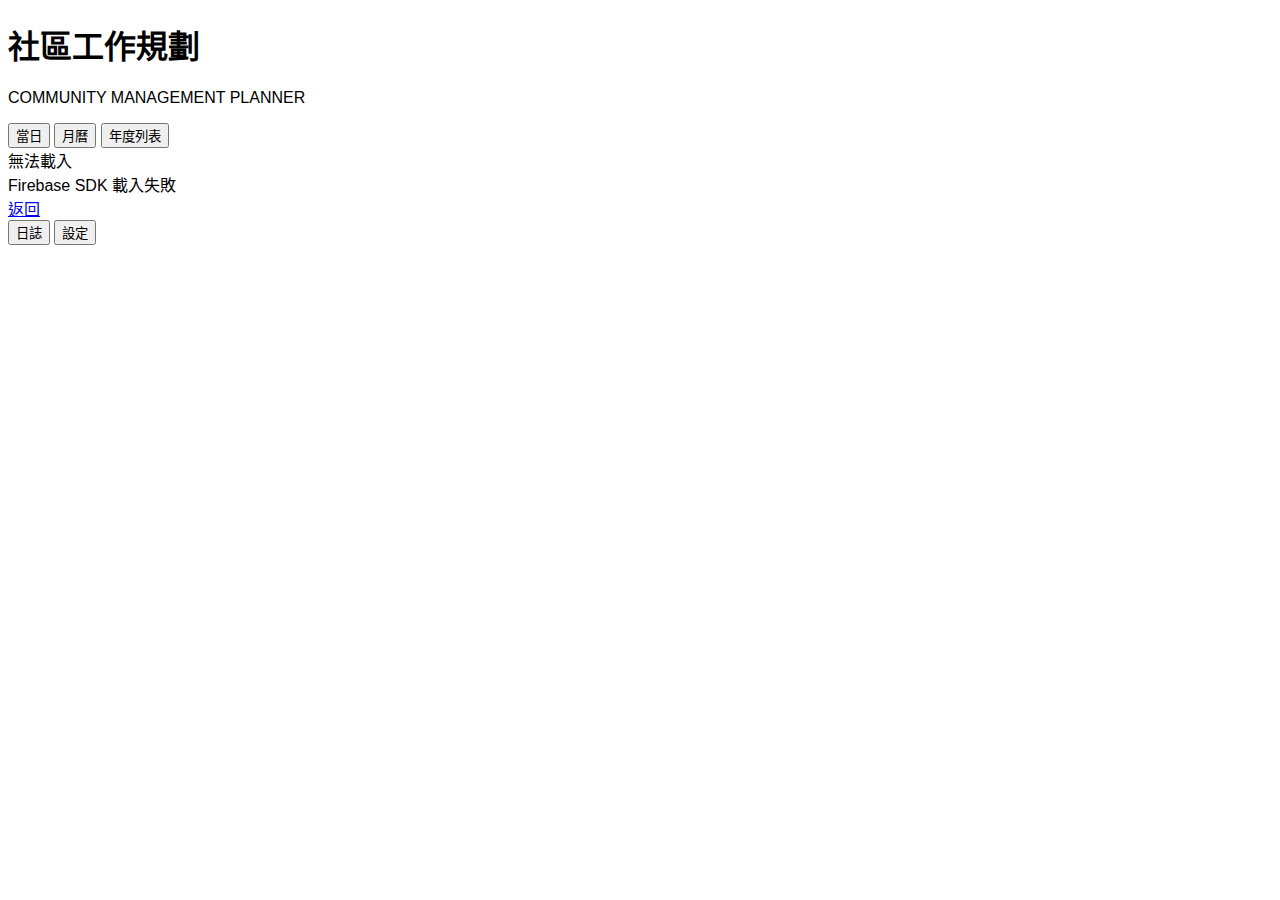
<file: schedule.html>
<!DOCTYPE html>
<html lang="zh-TW">
<head>
    <meta charset="UTF-8">
    <meta name="viewport" content="width=device-width, initial-scale=1.0">
    <title>社區年度工作規劃表</title>
    <script src="https://cdn.tailwindcss.com"></script>
    <script src="https://unpkg.com/lucide@latest"></script>
    <script src="./firebase-config.js"></script>
    <script src="https://www.gstatic.com/firebasejs/10.12.5/firebase-app-compat.js"></script>
    <script src="https://www.gstatic.com/firebasejs/10.12.5/firebase-auth-compat.js"></script>
    <script src="https://www.gstatic.com/firebasejs/10.12.5/firebase-firestore-compat.js"></script>
    <style>
        @import url('https://fonts.googleapis.com/css2?family=Noto+Sans+TC:wght@400;500;700;900&display=swap');
        body {
            font-family: 'Noto Sans TC', sans-serif;
        }
        html, body {
            -ms-overflow-style: none;
            scrollbar-width: none;
        }
        body::-webkit-scrollbar {
            display: none;
        }
        .custom-scrollbar {
            -ms-overflow-style: none;
            scrollbar-width: none;
        }
        .custom-scrollbar::-webkit-scrollbar {
            width: 0;
            height: 0;
            display: none;
        }
    </style>
</head>
<body class="bg-red-50/30 text-slate-900 min-h-screen pb-24">

    <header id="page-header" class="hidden bg-white border-b border-red-100 sticky top-0 z-30 px-4 py-3 shadow-sm">
        <div class="max-w-4xl mx-auto flex flex-col sm:flex-row justify-between items-center gap-4">
            <div class="flex items-center gap-3">
                <div class="bg-red-500 p-2 rounded-lg text-white shadow-md shadow-red-100">
                    <i data-lucide="building-2"></i>
                </div>
                <div>
                    <h1 id="community-title" class="text-xl font-bold tracking-tight text-slate-800">社區工作規劃</h1>
                    <p class="text-[10px] text-slate-400 font-medium">COMMUNITY MANAGEMENT PLANNER</p>
                </div>
            </div>
            <div id="log-switcher" class="flex bg-slate-100 p-1 rounded-xl w-full sm:w-auto">
                <button onclick="switchTab('daily')" id="tab-daily" class="flex-1 sm:flex-none flex items-center justify-center gap-1.5 px-4 py-1.5 rounded-lg text-sm font-medium transition-all text-slate-500 hover:text-slate-700">
                    <i data-lucide="edit-3" class="w-4 h-4"></i>當日
                </button>
                <button onclick="switchTab('calendar')" id="tab-calendar" class="flex-1 sm:flex-none flex items-center justify-center gap-1.5 px-4 py-1.5 rounded-lg text-sm font-medium transition-all text-slate-500 hover:text-slate-700">
                    <i data-lucide="calendar" class="w-4 h-4"></i>月曆
                </button>
                <button onclick="switchTab('yearly')" id="tab-yearly" class="flex-1 sm:flex-none flex items-center justify-center gap-1.5 px-4 py-1.5 rounded-lg text-sm font-medium transition-all bg-white shadow-sm text-red-600">
                    <i data-lucide="list" class="w-4 h-4"></i>年度列表
                </button>
            </div>
        </div>
    </header>

    <main id="app-content" class="max-w-4xl mx-auto p-4"></main>

    <nav id="page-nav" class="hidden fixed bottom-0 left-0 right-0 bg-white border-t border-red-100 px-2 py-2 flex justify-around items-center md:hidden shadow-[0_-4px_10px_rgba(0,0,0,0.03)] z-30">
        <button onclick="switchPrimaryTab('log')" class="flex flex-col items-center p-2 min-w-[60px] text-red-500" id="mobile-tab-log">
            <i data-lucide="list"></i>
            <span class="text-[10px] mt-1 font-bold">日誌</span>
        </button>
        <button onclick="switchPrimaryTab('settings')" class="flex flex-col items-center p-2 min-w-[60px] text-slate-400" id="mobile-tab-settings">
            <i data-lucide="settings"></i>
            <span class="text-[10px] mt-1 font-bold">設定</span>
        </button>
    </nav>

    <script>
        const appId = typeof __app_id !== 'undefined' ? __app_id : 'default-attendance-app';
        const headerEl = document.getElementById('page-header');
        const navEl = document.getElementById('page-nav');
        const titleEl = document.getElementById('community-title');

        function hideAppChrome() {
            if (headerEl) headerEl.classList.add('hidden');
            if (navEl) navEl.classList.add('hidden');
        }

        function showAppChrome() {
            if (headerEl) headerEl.classList.remove('hidden');
            if (navEl) navEl.classList.remove('hidden');
        }

        function renderAuthScreen(msg) {
            const content = document.getElementById('app-content');
            if (!content) return;
            content.innerHTML = `
                <div class="max-w-md mx-auto mt-10 bg-white rounded-2xl shadow-sm border border-red-100 p-6">
                    <div class="text-lg font-black text-slate-800 mb-2">需要登入</div>
                    <div class="text-sm text-slate-500 mb-5">${msg || '請先登入後才能查看社區工作規劃表。'}</div>
                    <a href="./" class="inline-flex items-center justify-center w-full bg-red-500 hover:bg-red-600 text-white font-bold rounded-xl py-3 transition-colors">前往登入</a>
                </div>
            `;
        }

        function renderErrorScreen(msg) {
            const content = document.getElementById('app-content');
            if (!content) return;
            content.innerHTML = `
                <div class="max-w-md mx-auto mt-10 bg-white rounded-2xl shadow-sm border border-red-100 p-6">
                    <div class="text-lg font-black text-slate-800 mb-2">無法載入</div>
                    <div class="text-sm text-slate-500 mb-5">${msg || '發生錯誤'}</div>
                    <a href="./" class="inline-flex items-center justify-center w-full bg-gray-800 hover:bg-gray-900 text-white font-bold rounded-xl py-3 transition-colors">返回</a>
                </div>
            `;
        }

        hideAppChrome();
        renderAuthScreen('驗證登入狀態中...');

        const defaultCommunityTasks = [
            { month: null, day: 1, text: "管理委員會例會 (1次/月)", focus: "月例行會議與財務審核", type: "meeting" },
            { month: null, day: 1, text: "機械停車位保養", type: "maint" },
            { month: null, day: 1, text: "泳池/SPA設備保養", type: "maint" },
            { month: 0, day: 25, text: "農曆春節活動規劃", focus: "春節佈置與年貨大街協助", type: "event" },
            { month: 1, day: 15, text: "緊急發電機測試 (無載)", focus: "季度點檢", type: "maint" },
            { month: 1, day: 20, text: "昇降設備許可證 (電梯) 申報", type: "check" },
            { month: 2, day: 5, text: "社區消毒 (上半年)", type: "maint" },
            { month: 2, day: 10, text: "水塔清洗 (上半年)", type: "maint" },
            { month: 2, day: 15, text: "東新街高壓沖洗", type: "maint" },
            { month: 3, day: 15, text: "公設空調養護", type: "maint" },
            { month: 3, day: 20, text: "瓦斯安全檢查", type: "check" },
            { month: 4, day: 5, text: "泳池/SPA池清洗 (夏季開放前)", type: "maint" },
            { month: 4, day: 10, text: "母親節活動", focus: "社區母親節獻禮活動", type: "event" },
            { month: 4, day: 15, text: "緊急發電機測試 (無載)", type: "maint" },
            { month: 4, day: 20, text: "消防設備安全申報/建築物公安申報", type: "check" },
            { month: 5, day: 15, text: "防火鐵捲門測試 / 緊急照明放電", type: "maint" },
            { month: 5, day: 20, text: "電梯保養合約續約審核", type: "contract" },
            { month: 6, day: 10, text: "社區旅遊活動規劃", type: "event" },
            { month: 7, day: 15, text: "中元普渡活動", focus: "中元祭祀準備", type: "event" },
            { month: 7, day: 20, text: "社區消毒 / 水塔清洗 (下半年)", type: "maint" },
            { month: 8, day: 15, text: "中秋節活動", type: "event" },
            { month: 8, day: 20, text: "公共意外險 / 火災險續保", type: "contract" },
            { month: 9, day: 10, text: "外牆玻璃清洗", type: "maint" },
            { month: 9, day: 15, text: "瓦斯安全檢查", type: "check" },
            { month: 10, day: 15, text: "區分所有權人大會", focus: "年度大會與委員改選", type: "meeting" },
            { month: 10, day: 20, text: "緊急發電機測試 (無載)", type: "maint" },
            { month: 11, day: 20, text: "耶誕節佈置", type: "event" },
            { month: 11, day: 31, text: "跨年活動協助", type: "event" }
        ];

        let state = null;
        let plannerStorageKey = '';
        let selectedCommunityId = '';
        let selectedCommunityName = '';
        let dbUser = null;
        let fbUser = null;
        let primaryTab = 'log';
        let scheduleDocRef = null;
        let scheduleUnsub = null;
        let scheduleMeta = { desc: '' };
        let isApplyingRemote = false;

        const monthNames = ["一月", "二月", "三月", "四月", "五月", "六月", "七月", "八月", "九月", "十月", "十一月", "十二月"];
        const weekDays = ['日', '一', '二', '三', '四', '五', '六'];

        function saveData() {
            localStorage.setItem(plannerStorageKey, JSON.stringify(state.plannerData));
            if (scheduleDocRef && !isApplyingRemote) {
                try {
                    scheduleDocRef.set({
                        plannerData: state.plannerData,
                        meta: scheduleMeta,
                        updatedAt: firebase.firestore.FieldValue.serverTimestamp(),
                        updatedBy: (dbUser && (dbUser.id || dbUser.email)) || ''
                    }, { merge: true });
                } catch {}
            }
        }

        function getDateKey(date) {
            const d = new Date(date);
            const y = d.getFullYear();
            const m = String(d.getMonth() + 1).padStart(2, '0');
            const day = String(d.getDate()).padStart(2, '0');
            return `${y}-${m}-${day}`;
        }

        function switchTab(tabId) {
            state.activeTab = tabId;
            if (tabId === 'daily' || tabId === 'calendar') {
                state.selectedDate = new Date();
            }
            render();
        }

        function switchPrimaryTab(tab) {
            primaryTab = tab === 'settings' ? 'settings' : 'log';
            if (primaryTab === 'log' && (!state.activeTab || !['daily','calendar','yearly'].includes(state.activeTab))) {
                state.activeTab = 'daily';
            }
            render();
        }

        function goToToday() {
            state.selectedDate = new Date();
            state.activeTab = 'daily';
            render();
        }

        function changeDate(days) {
            const nextDate = new Date(state.selectedDate);
            nextDate.setDate(state.selectedDate.getDate() + days);
            state.selectedDate = nextDate;
            render();
        }

        function render() {
            const content = document.getElementById('app-content');
            const logSwitcher = document.getElementById('log-switcher');
            const mobileLog = document.getElementById('mobile-tab-log');
            const mobileSettings = document.getElementById('mobile-tab-settings');

            if (primaryTab === 'log') {
                if (logSwitcher) logSwitcher.classList.remove('hidden');
                if (mobileLog) { mobileLog.classList.remove('text-slate-400'); mobileLog.classList.add('text-red-500'); }
                if (mobileSettings) { mobileSettings.classList.remove('text-red-500'); mobileSettings.classList.add('text-slate-400'); }

                ['daily', 'calendar', 'yearly'].forEach(tab => {
                    const btn = document.getElementById(`tab-${tab}`);
                    if (!btn) return;
                    if (state.activeTab === tab) {
                        btn.className = "flex-1 sm:flex-none flex items-center justify-center gap-1.5 px-4 py-1.5 rounded-lg text-sm font-medium transition-all bg-white shadow-sm text-red-600";
                    } else {
                        btn.className = "flex-1 sm:flex-none flex items-center justify-center gap-1.5 px-4 py-1.5 rounded-lg text-sm font-medium transition-all text-slate-500 hover:text-slate-700";
                    }
                });

                if (state.activeTab === 'daily') renderDailyView(content);
                else if (state.activeTab === 'calendar') renderCalendarView(content);
                else if (state.activeTab === 'yearly') renderYearlyListView(content);
            } else {
                if (logSwitcher) logSwitcher.classList.add('hidden');
                if (mobileLog) { mobileLog.classList.remove('text-red-500'); mobileLog.classList.add('text-slate-400'); }
                if (mobileSettings) { mobileSettings.classList.remove('text-slate-400'); mobileSettings.classList.add('text-red-500'); }
                renderSettingsView(content);
            }

            lucide.createIcons();
        }

        function renderSettingsView(container) {
            let annualItems = Array.isArray(scheduleMeta && scheduleMeta.annual) ? scheduleMeta.annual : null;
            if (!annualItems) {
                const all = Object.values(state.plannerData || {}).flatMap(v => Array.isArray(v.tasks) ? v.tasks : []);
                const uniqMap = {};
                for (const t of all) {
                    const tx = String(t.text || '').trim();
                    if (!tx) continue;
                    if (!uniqMap[tx]) uniqMap[tx] = { id: Date.now() + Math.random(), text: tx };
                }
                annualItems = Object.values(uniqMap);
            }

            container.innerHTML = `
                <div class="max-w-3xl mx-auto space-y-6">
                    <section class="bg-white p-5 rounded-2xl shadow-sm border border-red-50">
                        <div class="flex items-center gap-2 mb-3 text-red-500">
                            <i data-lucide="file-badge" class="w-5 h-5"></i>
                            <h3 class="font-bold text-slate-700">基本資料</h3>
                        </div>
                        <div class="grid grid-cols-2 gap-3 text-sm">
                            <div><div class="text-slate-400">社區編號</div><div class="font-bold text-slate-800">${selectedCommunityId}</div></div>
                            <div><div class="text-slate-400">社區名稱</div><div class="font-bold text-slate-800">${selectedCommunityName || '—'}</div></div>
                        </div>
                    </section>

                    <section class="bg-white p-5 rounded-2xl shadow-sm border border-red-50">
                        <div class="flex items-center gap-2 mb-3 text-red-500">
                            <i data-lucide="database" class="w-5 h-5"></i>
                            <h3 class="font-bold text-slate-700">公共資料</h3>
                        </div>
                        <div class="grid grid-cols-1 gap-3">
                            <label class="text-sm">
                                <div class="text-slate-400">社區簡述</div>
                                <textarea id="meta-desc" class="w-full bg-slate-50 border-none rounded-xl p-3 text-slate-700 focus:ring-2 focus:ring-red-400 min-h-[80px]" placeholder="輸入社區簡述..."></textarea>
                            </label>
                        </div>
                    </section>

                    <section class="bg-white p-5 rounded-2xl shadow-sm border border-red-50">
                        <div class="flex items-center gap-2 mb-3 text-red-500">
                            <i data-lucide="list-checks" class="w-5 h-5"></i>
                            <h3 class="font-bold text-slate-700">細項執行清單名稱</h3>
                        </div>
                        <div class="flex gap-2 mb-3">
                            <input type="text" id="annual-text" class="flex-1 bg-slate-50 border rounded-xl px-3 py-2 text-sm" placeholder="新增清單名稱...">
                            <button id="annual-add" class="px-3 py-2 rounded-xl bg-red-500 text-white text-sm font-bold hover:bg-red-600">新增</button>
                        </div>
                        <div id="annual-list" class="divide-y divide-red-50">
                            ${annualItems.length === 0 ? '<div class="text-slate-400 text-sm">尚無資料</div>' : annualItems.map(e => `
                                <div class="py-2 flex items-center justify-between">
                                    <div class="text-sm"><span class="text-slate-700">${e.text}</span></div>
                                    <div class="flex gap-2">
                                        <button data-id="${e.id}" class="annual-edit px-2 py-1 text-xs rounded-lg bg-gray-100 text-gray-700">編輯</button>
                                        <button data-id="${e.id}" class="annual-del px-2 py-1 text-xs rounded-lg bg-red-50 text-red-600">刪除</button>
                                    </div>
                                </div>
                            `).join('')}
                        </div>
                    </section>
                </div>
            `;

            try {
                const descEl = document.getElementById('meta-desc');
                if (descEl) descEl.value = (scheduleMeta && scheduleMeta.desc) ? scheduleMeta.desc : '';
                descEl.onchange = () => {
                    scheduleMeta = { ...(scheduleMeta || {}), desc: descEl.value };
                    saveData();
                };
            } catch {}

            const addBtn = document.getElementById('annual-add');
            if (addBtn) {
                addBtn.onclick = () => {
                    const textEl = document.getElementById('annual-text');
                    const textVal = (textEl && textEl.value) ? textEl.value.trim() : '';
                    if (!textVal) return;
                    const exists = Array.isArray(scheduleMeta && scheduleMeta.annual) ? scheduleMeta.annual.some(i => String(i.text || '').trim() === textVal) : false;
                    if (!exists) {
                        const item = { id: Date.now(), text: textVal };
                        if (!Array.isArray(scheduleMeta.annual)) scheduleMeta.annual = [];
                        scheduleMeta.annual.push(item);
                    }
                    if (textEl) textEl.value = '';
                    saveData();
                    render();
                };
            }

            document.querySelectorAll('#annual-list .annual-del').forEach(btn => {
                btn.addEventListener('click', (e) => {
                    const id = Number(btn.getAttribute('data-id'));
                    if (!Array.isArray(scheduleMeta.annual)) scheduleMeta.annual = [];
                    scheduleMeta.annual = scheduleMeta.annual.filter(i => Number(i.id) !== id);
                    saveData();
                    render();
                });
            });

            document.querySelectorAll('#annual-list .annual-edit').forEach(btn => {
                btn.addEventListener('click', () => {
                    const id = Number(btn.getAttribute('data-id'));
                    if (!Array.isArray(scheduleMeta.annual)) scheduleMeta.annual = [];
                    const target = scheduleMeta.annual.find(i => Number(i.id) === id);
                    if (!target) return;
                    const nextText = window.prompt('修改內容', target.text || '');
                    if (nextText == null) return;
                    target.text = nextText.trim();
                    saveData();
                    render();
                });
            });
        }

        function renderDailyView(container) {
            const key = getDateKey(state.selectedDate);
            const data = state.plannerData[key] || { focus: "", tasks: [] };

            container.innerHTML = `
                <div class="max-w-2xl mx-auto space-y-6 animate-in slide-in-from-bottom-2 duration-300">
                    <div class="flex items-center justify-between mb-2">
                        <button onclick="changeDate(-1)" class="p-2 hover:bg-white rounded-full text-red-500"><i data-lucide="chevron-left"></i></button>
                        <div class="text-center">
                            <h2 class="text-lg font-bold text-slate-800">${state.selectedDate.toLocaleDateString('zh-TW', { year: 'numeric', month: 'long', day: 'numeric' })}</h2>
                            <p class="text-sm text-slate-500 font-medium">${state.selectedDate.toLocaleDateString('zh-TW', { weekday: 'long' })}</p>
                        </div>
                        <button onclick="changeDate(1)" class="p-2 hover:bg-white rounded-full text-red-500"><i data-lucide="chevron-right"></i></button>
                    </div>

                    <section class="bg-white p-5 rounded-2xl shadow-sm border border-red-50">
                        <div class="flex items-center gap-2 mb-3 text-red-500">
                            <i data-lucide="award" class="w-5 h-5 fill-current"></i>
                            <h3 class="font-bold text-slate-700">當日社區工作重點</h3>
                        </div>
                        <textarea id="focus-input" placeholder="點擊編輯工作重點..." class="w-full bg-slate-50 border-none rounded-xl p-3 text-slate-700 focus:ring-2 focus:ring-red-400 transition-all resize-none min-h-[80px]">${data.focus || ''}</textarea>
                    </section>

                    <section class="bg-white p-5 rounded-2xl shadow-sm border border-red-50">
                        <div class="flex items-center gap-2 mb-4 text-red-500">
                            <i data-lucide="check-square" class="w-5 h-5"></i>
                            <h3 class="font-bold text-slate-700">細項執行清單</h3>
                        </div>
                        <div id="tasks-container" class="space-y-3 mb-4"></div>
                        <div class="flex gap-2">
                            <input type="text" id="new-task-input" placeholder="新增自訂任務..." class="flex-1 bg-slate-50 border-none rounded-xl px-4 py-2 text-sm focus:ring-2 focus:ring-red-400">
                            <button onclick="addTask()" class="bg-red-500 text-white p-2 rounded-xl hover:bg-red-600 transition-colors"><i data-lucide="plus"></i></button>
                        </div>
                    </section>
                </div>
            `;

            document.getElementById('focus-input').onchange = (e) => updateData({ focus: e.target.value });
            renderTasks(data.tasks);
            document.getElementById('new-task-input').onkeydown = (e) => { if (e.key === 'Enter') addTask(); };
        }

        function renderTasks(tasks) {
            const container = document.getElementById('tasks-container');
            if (!container) return;
            container.innerHTML = (tasks || []).map(task => `
                <div class="group flex items-center justify-between p-3 bg-slate-50 rounded-xl hover:bg-red-50 transition-colors">
                    <div class="flex items-center gap-3 flex-1 cursor-pointer" onclick="toggleTask(${task.id})">
                        ${task.completed ? '<i data-lucide="check-circle-2" class="text-emerald-500 w-5 h-5"></i>' : '<i data-lucide="circle" class="text-slate-300 w-5 h-5"></i>'}
                        <span class="text-sm ${task.completed ? 'line-through text-slate-400 font-normal' : 'text-slate-700 font-medium'}">${task.text}</span>
                    </div>
                    <button onclick="deleteTask(${task.id})" class="opacity-0 group-hover:opacity-100 p-1 text-slate-400 hover:text-red-600 transition-all">
                        <i data-lucide="trash-2" class="w-4 h-4"></i>
                    </button>
                </div>
            `).join('') || '<p class="text-slate-400 text-sm italic text-center py-4">本日尚無工作排程</p>';
            lucide.createIcons();
        }

        function updateData(newData) {
            const key = getDateKey(state.selectedDate);
            state.plannerData[key] = { ...(state.plannerData[key] || { focus: "", tasks: [] }), ...newData };
            saveData();
        }

        function addTask() {
            const input = document.getElementById('new-task-input');
            if (!input.value.trim()) return;
            const key = getDateKey(state.selectedDate);
            const current = state.plannerData[key] || { tasks: [] };
            updateData({ tasks: [...(current.tasks || []), { id: Date.now(), text: input.value, completed: false }] });
            input.value = "";
            render();
        }

        function toggleTask(id) {
            const key = getDateKey(state.selectedDate);
            const tasks = (state.plannerData[key].tasks || []).map(t => t.id === id ? { ...t, completed: !t.completed } : t);
            updateData({ tasks });
            render();
        }

        function deleteTask(id) {
            const key = getDateKey(state.selectedDate);
            const tasks = (state.plannerData[key].tasks || []).filter(t => t.id !== id);
            updateData({ tasks });
            render();
        }

        function renderCalendarView(container) {
            const year = state.selectedDate.getFullYear();
            const month = state.selectedDate.getMonth();
            const firstDay = new Date(year, month, 1).getDay();
            const daysInMonth = new Date(year, month + 1, 0).getDate();

            let daysHtml = "";
            for (let i = 0; i < firstDay; i++) daysHtml += '<div class="h-10 md:h-14"></div>';
            for (let i = 1; i <= daysInMonth; i++) {
                const checkDate = new Date(year, month, i);
                const isSelected = state.selectedDate.getDate() === i && state.selectedDate.getMonth() === month;
                const hasData = (state.plannerData[getDateKey(checkDate)]?.tasks?.length || 0) > 0;

                daysHtml += `
                    <button onclick="selectDate(${year}, ${month}, ${i})"
                        class="h-10 md:h-14 rounded-xl flex flex-col items-center justify-center transition-all ${isSelected ? 'bg-red-500 text-white shadow-md' : hasData ? 'bg-red-50 text-red-600 hover:bg-red-100' : 'hover:bg-red-50 text-slate-700'}">
                        <span class="text-sm md:text-base font-bold">${i}</span>
                    </button>
                `;
            }

            container.innerHTML = `
                <div class="max-w-2xl mx-auto p-4 bg-white rounded-2xl shadow-sm border border-red-50">
                    <div class="flex justify-between items-center mb-6">
                        <h2 class="text-xl font-bold text-slate-800">${year}年 ${monthNames[month]}</h2>
                        <div class="flex gap-2">
                            <button onclick="changeMonth(-1)" class="p-2 hover:bg-red-50 rounded-full text-red-500"><i data-lucide="chevron-left"></i></button>
                            <button onclick="changeMonth(1)" class="p-2 hover:bg-red-50 rounded-full text-red-600"><i data-lucide="chevron-right"></i></button>
                        </div>
                    </div>
                    <div class="grid grid-cols-7 gap-1 text-center mb-2">
                        ${weekDays.map(d => `<div class="text-xs font-semibold text-slate-400 py-2">${d}</div>`).join('')}
                        ${daysHtml}
                    </div>
                </div>
            `;
        }

        function changeMonth(delta) {
            const d = new Date(state.selectedDate);
            d.setMonth(d.getMonth() + delta);
            state.selectedDate = d;
            render();
        }

        function selectDate(y, m, d) {
            state.selectedDate = new Date(y, m, d);
            state.activeTab = 'daily';
            render();
        }

        function renderYearlyListView(container) {
            const year = state.selectedDate.getFullYear();
            const yearData = Object.keys(state.plannerData)
                .filter(key => key.startsWith(`${year}-`))
                .sort()
                .map(key => ({ key, ...state.plannerData[key] }));

            let listHtml = "";
            let currentMonth = -1;

            yearData.forEach(item => {
                const parts = String(item.key || '').split('-');
                const y = Number(parts[0]);
                const monthIndex = Number(parts[1]) - 1;
                const dayNumber = Number(parts[2]);
                const dateObj = new Date(y, monthIndex, dayNumber);
                const month = monthIndex;
                const day = dayNumber;
                const weekday = dateObj.toLocaleDateString('zh-TW', { weekday: 'short' });
                const tasks = Array.isArray(item.tasks) ? item.tasks : [];
                const doneCount = tasks.filter(t => t.completed).length;

                if (month !== currentMonth) {
                    currentMonth = month;
                    listHtml += `<h3 class="text-lg font-black text-red-600 mt-8 mb-4 px-2 flex items-center gap-2">
                        <span class="w-8 h-8 rounded-full bg-red-500 text-white flex items-center justify-center text-sm">${month + 1}</span>
                        ${monthNames[month]}
                    </h3>`;
                }

                listHtml += `
                    <div onclick="selectDate(${year}, ${month}, ${day})" class="group bg-white p-4 rounded-2xl mb-3 shadow-sm border border-red-50 hover:border-red-200 hover:shadow-md transition-all cursor-pointer">
                        <div class="flex items-start gap-4">
                            <div class="flex flex-col items-center min-w-[50px] text-slate-400">
                                <span class="text-xl font-black text-slate-800">${day}</span>
                                <span class="text-xs font-bold">${weekday}</span>
                            </div>
                            <div class="flex-1 min-w-0">
                                <div class="flex items-center justify-between gap-3">
                                    <div class="min-w-0">
                                        <div class="text-sm font-bold text-slate-800 truncate">${(item.focus || '').trim() ? item.focus : '—'}</div>
                                        <div class="text-xs text-slate-400 mt-0.5">${item.key}</div>
                                    </div>
                                    <div class="flex items-center gap-2 flex-shrink-0">
                                        <div class="text-[11px] font-bold px-2 py-1 rounded-full ${tasks.length > 0 ? 'bg-red-50 text-red-600' : 'bg-slate-100 text-slate-400'}">
                                            ${doneCount}/${tasks.length}
                                        </div>
                                        <i data-lucide="chevron-right" class="w-4 h-4 text-slate-300 group-hover:text-red-400 transition-colors"></i>
                                    </div>
                                </div>
                                ${tasks.length > 0 ? `
                                    <div class="mt-3 space-y-1 text-sm text-slate-600">
                                        ${tasks.slice(0, 3).map(t => `<div class="flex items-center gap-2">
                                            <span class="w-1.5 h-1.5 rounded-full ${t.completed ? 'bg-emerald-500' : 'bg-red-400'}"></span>
                                            <span class="${t.completed ? 'line-through text-slate-400' : ''} truncate">${t.text}</span>
                                        </div>`).join('')}
                                        ${tasks.length > 3 ? `<div class="text-xs text-slate-400 pt-1">還有 ${tasks.length - 3} 項...</div>` : ''}
                                    </div>
                                ` : `
                                    <div class="mt-3 text-xs text-slate-400">本日尚無工作排程</div>
                                `}
                            </div>
                        </div>
                    </div>
                `;
            });

            container.innerHTML = `
                <div class="max-w-3xl mx-auto">
                    <div class="flex items-center justify-between mb-4">
                        <div>
                            <h2 class="text-xl font-black text-slate-800">${year} 年度列表</h2>
                            <div class="text-xs text-slate-400 font-medium mt-1">點擊日期可直接進入當日編輯</div>
                        </div>
                        <div class="flex items-center gap-2">
                            <button onclick="changeYear(-1)" class="p-2 bg-white border border-red-100 rounded-xl text-red-500 hover:bg-red-50 transition-colors">
                                <i data-lucide="chevron-left"></i>
                            </button>
                            <button onclick="changeYear(1)" class="p-2 bg-white border border-red-100 rounded-xl text-red-500 hover:bg-red-50 transition-colors">
                                <i data-lucide="chevron-right"></i>
                            </button>
                        </div>
                    </div>
                    <div class="custom-scrollbar">
                        ${listHtml || '<div class="text-center text-slate-400 py-12">尚無年度資料</div>'}
                    </div>
                </div>
            `;
        }

        function changeYear(delta) {
            const d = new Date(state.selectedDate);
            d.setFullYear(d.getFullYear() + delta);
            state.selectedDate = d;
            render();
        }

        function initPlannerDataIfEmpty() {
            try {
                const existing = JSON.parse(localStorage.getItem(plannerStorageKey) || '{}');
                if (existing && typeof existing === 'object' && Object.keys(existing).length > 0) {
                    return existing;
                }
            } catch {}

            const currentYear = new Date().getFullYear();
            const fresh = {};
            defaultCommunityTasks.forEach(item => {
                if (item.month === null) {
                    for (let m = 0; m < 12; m++) {
                        const key = `${currentYear}-${String(m + 1).padStart(2, '0')}-${String(item.day).padStart(2, '0')}`;
                        if (!fresh[key]) fresh[key] = { focus: item.focus || "", tasks: [] };
                        fresh[key].tasks.push({ id: Date.now() + Math.random(), text: item.text, completed: false });
                    }
                } else {
                    const key = `${currentYear}-${String(item.month + 1).padStart(2, '0')}-${String(item.day).padStart(2, '0')}`;
                    if (!fresh[key]) fresh[key] = { focus: item.focus || "", tasks: [] };
                    fresh[key].tasks.push({ id: Date.now() + Math.random(), text: item.text, completed: false });
                }
            });
            localStorage.setItem(plannerStorageKey, JSON.stringify(fresh));
            return fresh;
        }

        function initFirebaseCompat() {
            if (!window.FIREBASE_CONFIG) throw new Error('缺少 firebase-config.js');
            if (!window.firebase) throw new Error('Firebase SDK 載入失敗');
            if (!firebase.apps || firebase.apps.length === 0) {
                firebase.initializeApp(window.FIREBASE_CONFIG);
            }
            return {
                auth: firebase.auth(),
                db: firebase.firestore()
            };
        }

        async function loadDbUserByEmail(db, email) {
            const snap = await db.collection('artifacts').doc(appId).collection('public').doc('data').collection('users')
                .where('email', '==', String(email || '').trim())
                .limit(1)
                .get();
            if (snap.empty) return null;
            const doc = snap.docs[0];
            return { id: doc.id, ...doc.data() };
        }

        function resolveAllowedCommunityIds(u) {
            if (!u) return [];
            if (String(u.role || '') === 'admin') return ['*'];
            const ids = Array.isArray(u.communityIds) ? u.communityIds : [];
            if (u.communityId) ids.push(u.communityId);
            return Array.from(new Set(ids.map(x => String(x).trim().toUpperCase()).filter(Boolean)));
        }

        function getRequestedCommunityId() {
            const params = new URLSearchParams(window.location.search || '');
            return String(params.get('communityId') || '').trim().toUpperCase();
        }

        async function init() {
            const { auth, db } = initFirebaseCompat();
            const current = await new Promise(resolve => auth.onAuthStateChanged(u => resolve(u)));
            if (!current) {
                hideAppChrome();
                renderAuthScreen('請先登入後才能查看社區工作規劃表。');
                return;
            }
            fbUser = current;

            const email = current.email || '';
            if (!email) {
                hideAppChrome();
                renderErrorScreen('登入帳號缺少 Email，無法取得使用者資料');
                return;
            }

            dbUser = await loadDbUserByEmail(db, email);
            if (!dbUser) {
                hideAppChrome();
                renderErrorScreen('找不到此帳號的使用者資料');
                return;
            }

            const requested = getRequestedCommunityId();
            const allowed = resolveAllowedCommunityIds(dbUser);
            const isAdmin = allowed.includes('*');

            let communityId = requested;
            if (!communityId) {
                const fallback = (Array.isArray(dbUser.communityIds) && dbUser.communityIds[0]) ? dbUser.communityIds[0] : (dbUser.communityId || '');
                communityId = String(fallback || '').trim().toUpperCase();
            }

            if (!communityId) {
                hideAppChrome();
                renderErrorScreen('未指定社區，請使用 ?communityId=社區編號 開啟');
                return;
            }

            const normalizedCommunityId = String(communityId || '').trim().toUpperCase();
            if (!normalizedCommunityId) {
                hideAppChrome();
                renderErrorScreen('未指定社區，請使用 ?communityId=社區編號 開啟');
                return;
            }

            if (!isAdmin && !allowed.includes(normalizedCommunityId)) {
                hideAppChrome();
                renderErrorScreen('你沒有權限查看此社區的規劃表');
                return;
            }

            selectedCommunityId = normalizedCommunityId;
            plannerStorageKey = `planner_data_${appId}_${selectedCommunityId}`;

            try {
                const commSnap = await db.collection('artifacts').doc(appId).collection('public').doc('data').collection('communities')
                    .doc(selectedCommunityId)
                    .get();
                if (commSnap.exists) {
                    const comm = commSnap.data() || {};
                    selectedCommunityName = String(comm.name || '').trim();
                }
            } catch {}

            if (!selectedCommunityName) {
                hideAppChrome();
                renderErrorScreen(`找不到社區名稱：${selectedCommunityId}`);
                return;
            }

            if (titleEl) {
                titleEl.textContent = `${selectedCommunityName}社區工作日誌`;
            }

            scheduleDocRef = db.collection('artifacts').doc(appId).collection('public').doc('data').collection('community_schedules').doc(selectedCommunityId);
            if (scheduleUnsub) {
                try { scheduleUnsub(); } catch {}
                scheduleUnsub = null;
            }

            state = {
                selectedDate: new Date(),
                activeTab: 'daily',
                plannerData: initPlannerDataIfEmpty()
            };

            showAppChrome();
            render();

            scheduleUnsub = scheduleDocRef.onSnapshot((snap) => {
                const data = snap && snap.exists ? (snap.data() || {}) : {};
                const remotePlannerData = data.plannerData && typeof data.plannerData === 'object' ? data.plannerData : null;
                const remoteMeta = data.meta && typeof data.meta === 'object' ? data.meta : null;

                if (remoteMeta) scheduleMeta = { ...(scheduleMeta || {}), ...remoteMeta };

                if (remotePlannerData && Object.keys(remotePlannerData).length > 0) {
                    isApplyingRemote = true;
                    state.plannerData = remotePlannerData;
                    try { localStorage.setItem(plannerStorageKey, JSON.stringify(remotePlannerData)); } catch {}
                    isApplyingRemote = false;
                    render();
                    return;
                }

                const localSeed = initPlannerDataIfEmpty();
                isApplyingRemote = true;
                state.plannerData = localSeed;
                isApplyingRemote = false;
                render();

                try {
                    scheduleDocRef.set({
                        plannerData: localSeed,
                        meta: scheduleMeta,
                        createdAt: firebase.firestore.FieldValue.serverTimestamp(),
                        createdBy: (dbUser && (dbUser.id || dbUser.email)) || ''
                    }, { merge: true });
                } catch {}
            }, () => {});
        }

        init().catch(e => {
            hideAppChrome();
            renderErrorScreen(e && e.message ? e.message : '初始化失敗');
        });
    </script>
</body>
</html>
</file>
<file: styles.css>
:root {
  --control-size: 44px;
  --control-border: 2px;
  --primary: #d32f2f;
  --primary-dark: #b71c1c;
  --content-max: 1200px;
  --bg: #ffffff;
  --bg-alt: #f5f5f5;
  --text: #1f2937;
  --muted: #6b7280;
  --border: #e5e7eb;
  --success: #0ea5e9;
}
* { box-sizing: border-box; }
html, body { height: 100%; }
body {
  margin: 0;
  font-family: Inter, system-ui, -apple-system, "PingFang TC", "Noto Sans TC", sans-serif;
  background: var(--bg-alt);
  color: var(--text);
}
.container {
  display: grid;
  grid-template-columns: 1fr;
  grid-template-rows: 20vh 1fr;
  min-height: 100vh;
  gap: 3vh;
}
@media (max-width: 920px) {
  .container { grid-template-columns: 1fr; }
}
.left {
  background: linear-gradient(135deg, var(--primary) 0%, var(--primary-dark) 100%);
  color: #fff;
  display: flex;
  align-items: center;
  justify-content: center;
  padding: 24px;
}
.brand-wrap { max-width: 560px; }
.brand-logo {
  font-size: 28px;
  font-weight: 800;
  background: transparent;
  border: none;
  padding: 0;
  color: #fff;
  cursor: pointer;
  text-decoration: none;
  display: flex;
  flex-direction: column;
  align-items: center;
  justify-content: center;
  gap: 4px;
  text-align: center;
  width: 100%;
}
.logo-img {
  width: 40px;
  height: 40px;
  filter: brightness(0) invert(1); /* Ensure white logo on dark background if it's black */
}
.brand-sub {
  margin-top: 8px;
  font-size: 16px;
  color: rgba(255,255,255,0.9);
  text-align: center;
}
.right {
  display: flex;
  align-items: center;
  justify-content: center;
  padding: 32px;
  background: var(--bg-alt);
}
.card {
  width: 100%;
  max-width: 400px;
  padding: 40px;
  background: #fff;
  border-radius: 24px;
  box-shadow: 0 4px 6px -1px rgba(0,0,0,0.05), 0 2px 4px -1px rgba(0,0,0,0.03);
  animation: fadeIn 0.4s ease-out;
}
@keyframes fadeIn {
  from { opacity: 0; transform: translateY(10px); }
  to { opacity: 1; transform: translateY(0); }
}
.card-title {
  margin: 0 0 32px;
  font-size: 18px;
  font-weight: 700;
  color: var(--text);
}
.field {
  display: block;
  margin-bottom: 24px;
}
.field-head {
  display: flex;
  justify-content: space-between;
  align-items: center;
  margin-bottom: 8px;
  font-size: 14px;
  color: var(--muted);
}
.remember {
  display: flex;
  align-items: center;
  gap: 8px;
  cursor: pointer;
  user-select: none;
}
.input-wrap { position: relative; }
input {
  width: 100%;
  height: var(--control-size);
  padding: 0 16px;
  border: var(--control-border) solid var(--border);
  border-radius: 12px;
  font-size: 16px;
  color: var(--text);
  background: #fff;
  transition: all 0.2s;
}
input:focus {
  outline: none;
  border-color: var(--primary);
  box-shadow: 0 0 0 3px rgba(211, 47, 47, 0.1);
}
select {
  width: 100%;
  height: var(--control-size);
  padding: 0 16px;
  border: var(--control-border) solid var(--border);
  border-radius: 12px;
  font-size: 16px;
  color: var(--text);
  background: #fff;
  transition: all 0.2s;
  appearance: none;
  -webkit-appearance: none;
  -moz-appearance: none;
}
select:focus {
  outline: none;
  border-color: var(--primary);
  box-shadow: 0 0 0 3px rgba(211, 47, 47, 0.1);
}
.toggle-password {
  position: absolute;
  right: 8px;
  top: 50%;
  transform: translateY(-50%);
  width: 32px;
  height: 32px;
  padding: 4px;
  background: transparent;
  border: none;
  cursor: pointer;
  color: var(--muted);
  z-index: 10;
  display: flex;
  align-items: center;
  justify-content: center;
}
.toggle-password svg {
  width: 20px;
  height: 20px;
  pointer-events: none;
}
.input-wrap input { padding-right: 48px; }
.btn {
  display: inline-flex;
  align-items: center;
  justify-content: center;
  height: var(--control-size);
  padding: 0 24px;
  border: none;
  border-radius: 12px;
  font-size: 16px;
  font-weight: 600;
  cursor: pointer;
  transition: all 0.2s;
  white-space: nowrap;
}
.btn.primary {
  width: 100%;
  background: var(--primary);
  color: #fff;
}
.btn.primary:hover { background: var(--primary-dark); }
.btn.top {
  height: 36px;
  padding: 0 16px;
  font-size: 14px;
  background: rgba(255,255,255,0.2);
  color: #fff;
  backdrop-filter: blur(4px);
}
.btn.top:hover { background: rgba(255,255,255,0.3); }
.btn.top#btn-avatar-sys, .btn.top#btn-avatar-front, .btn.top#btn-avatar-admin { margin-left: 8px; width: 36px; padding: 0; }
.welcome-text {
  margin-left: auto;
  font-size: 14px;
  font-weight: 600;
}
.admin .row.B1 .welcome-text { color: #fff; }
.front .row.A1 .welcome-text { color: var(--text); }
.sys .row.C1 .welcome-text { color: var(--text); }
.hint {
  margin-top: 16px;
  font-size: 14px;
  text-align: center;
  min-height: 20px;
}
.hidden { display: none !important; }
.mt-24 { margin-top: 24px !important; }
#orientation-tip {
  display: none;
  position: fixed;
  inset: 0;
  background: rgba(0,0,0,0.85);
  backdrop-filter: blur(8px);
  z-index: 9999;
  align-items: center;
  justify-content: center;
  padding: 32px;
}
.tip-card {
  text-align: center;
  color: #fff;
}
.tip-title {
  font-size: 24px;
  font-weight: 700;
  margin: 16px 0 8px;
}
@media (max-width: 768px) and (orientation: landscape) {
  #orientation-tip { display: flex; }
  #front-stack { display: none; }
}
.stack {
  position: relative;
  min-height: 100svh;
  background: var(--bg-alt);
  z-index: 100;
  display: flex;
  flex-direction: column;
  padding-bottom: env(safe-area-inset-bottom);
}
.stack.sys {
  display: grid;
  grid-template-rows: 8% 8% 76% 8%;
  height: 100svh;
}
.stack.front {
  display: grid;
  grid-template-rows: 8% 8% 28% 8% 4% 16% 4% 16% 8%;
  height: 100svh;
}
.row {
  width: 100%;
  display: flex;
  align-items: center;
  justify-content: center;
  position: relative;
}
.bar {
  width: 100%;
  max-width: var(--content-max);
  margin: 0 auto;
  padding: 0 3%;
  display: flex;
  justify-content: space-between;
  align-items: center;
  gap: 12px;
}
.user-right {
  margin-left: auto;
  display: inline-flex;
  align-items: center;
  gap: 8px;
}
.zone-label {
  font-size: 13px;
  font-weight: 600;
  opacity: 0.9;
  background: rgba(0,0,0,0.2);
  padding: 4px 8px;
  border-radius: 4px;
}
.stack.admin {
  display: grid;
  grid-template-rows: 10vh 10vh 70vh 10vh;
  height: 100svh;
  overflow: hidden;
}
.row.B1 {
  background: linear-gradient(135deg, var(--primary) 0%, var(--primary-dark) 100%);
  color: #fff;
  z-index: 50;
}
.admin .row.B1 .sys-logo { color: #fff; }
.admin .row.B1 .sys-title { color: #fff; }
.row.B2 {
  background: #e5e7eb;
  color: var(--text);
  z-index: 40;
}
.row.B3 {
  background: #e5e7eb;
  overflow-y: auto;
  align-items: flex-start;
  padding-top: 0;
}
.row.B4 {
  background: linear-gradient(135deg, var(--primary) 0%, var(--primary-dark) 100%);
  color: #fff;
  z-index: 50;
}
.row.C1 {
  background: #fff;
  z-index: 50;
}
.C3 { background: var(--bg-alt); }
.A4, .C4 {
  background: linear-gradient(135deg, var(--primary) 0%, var(--primary-dark) 100%);
  color: #fff;
  padding: 0;
  padding-bottom: env(safe-area-inset-bottom);
}
.row.C4 {
  background: #fff;
  color: var(--text);
  padding-bottom: 0;
}
.row.A4 {
  background: var(--primary);
  color: #fff;
}
.row.A5 {
  background: var(--primary);
  color: #fff;
}
.row.A5 .section-text { color: #fff; }
.row.A7 {
  background: var(--primary);
  color: #fff;
}
.row.A7 .section-text { color: #fff; }
.btn-sos {
  width: 80%;
  background-color: #fff;
  color: var(--primary);
  font-weight: 800;
  font-size: 36px;
  height: var(--control-size);
  line-height: var(--control-size);
  border: none;
  border-radius: 30px;
  padding: 0 32px;
  box-shadow: 0 2px 8px rgba(0,0,0,0.2);
  cursor: pointer;
  letter-spacing: 1px;
  transition: transform 0.1s;
}
.btn-sos:active {
  transform: scale(0.95);
}
.section-text {
  font-size: 16px;
  color: var(--muted);
}
.profile-row {
  display: flex;
  justify-content: space-between;
  padding: 12px 0;
  border-bottom: 1px solid var(--border);
  margin-bottom: 16px;
}
.nav-bar {
  display: flex;
  width: 100%;
  max-width: var(--content-max);
  margin: 0 auto;
  height: 100%;
  min-height: 56px;
  justify-content: space-between;
  align-items: center;
  gap: 16px;
  padding: 0 3%;
  background: #fff;
  padding-bottom: env(safe-area-inset-bottom);
}
.admin .row.B4 .nav-bar {
  background: linear-gradient(135deg, var(--primary) 0%, var(--primary-dark) 100%);
}
.admin .row.B4 .nav-bar .nav-item {
  color: rgba(255,255,255,0.9);
}
.admin .row.B4 .nav-bar .nav-item.active {
  color: var(--primary);
  background: #fff;
  border-radius: 12px;
  box-shadow: 0 2px 6px rgba(0,0,0,0.12);
}
.nav-item {
  background: none;
  border: none;
  color: var(--muted);
  display: flex;
  flex-direction: column;
  align-items: center;
  gap: 4px;
  cursor: pointer;
  padding: 8px;
  transition: all 0.2s;
  flex: 1 1 0;
  min-width: 0;
}
.nav-item.active {
  color: var(--primary);
  transform: translateY(-2px);
}
.nav-icon {
  width: 24px;
  height: 24px;
}
.nav-text {
  font-size: 12px;
  font-weight: 500;
}

/* A6 feature grid and buttons */
.row.A6 .a6-grid {
  width: 100%;
  max-width: var(--content-max);
  margin: 0 auto;
  padding: 0 3%;
  display: grid;
  grid-template-columns: repeat(4, 1fr);
  column-gap: 12px;
  row-gap: 0;
}
.row.A6 .feature-btn {
  width: 100%;
  height: auto;
  background: transparent;
  border: none;
  color: var(--muted);
  border-radius: 12px;
  font-size: 12px;
  font-weight: 500;
  display: flex;
  flex-direction: column;
  align-items: center;
  justify-content: center;
  gap: 2px;
  padding: 6px 6px;
  cursor: pointer;
  transition: all 0.2s;
}
.row.A6 .feature-btn .nav-icon {
  width: 30px;
  height: 30px;
  margin-bottom: 2px;
}
.row.A6 .feature-btn:hover {
  color: var(--primary);
  transform: translateY(-2px);
}
.remember input[type="checkbox"] {
  width: 18px;
  height: 18px;
  min-width: 18px;
  margin: 0;
  padding: 0;
  vertical-align: middle;
  appearance: none;
  -webkit-appearance: none;
  -moz-appearance: none;
  border: 2px solid #d1d5db;
  border-radius: 2px;
  background-color: #fff;
  cursor: pointer;
  transition: all 0.2s ease;
  position: relative;
}
.remember input[type="checkbox"]:checked {
  background-color: #0ea5e9;
  border-color: #0ea5e9;
}
.remember input[type="checkbox"]:checked::after {
  content: "";
  position: absolute;
  top: 50%;
  left: 50%;
  width: 12px;
  height: 12px;
  transform: translate(-50%, -50%);
  background-image: url("data:image/svg+xml,%3Csvg xmlns='http://www.w3.org/2000/svg' viewBox='0 0 24 24' fill='none' stroke='white' stroke-width='4' stroke-linecap='round' stroke-linejoin='round'%3E%3Cpolyline points='20 6 9 17 4 12'%3E%3C/polyline%3E%3C/svg%3E");
  background-size: contain;
  background-repeat: no-repeat;
  border: none;
}
.btn.corner {
  position: absolute;
  right: 8px;
  bottom: 8px;
  width: 20px;
  height: 20px;
  padding: 0;
  background: transparent;
  border: none;
  cursor: pointer;
}
.btn.google {
  background: #fff;
  border-color: var(--border);
}
.divider {
  display: flex;
  align-items: center;
  gap: 12px;
  margin: 8px 0;
}
.sub-nav {
  display: flex;
  gap: 12px;
  align-items: center;
  justify-content: center;
  width: 100%;
  max-width: var(--content-max);
  margin: 0 auto;
  height: 100%;
  padding: 0 3%;
  overflow-x: auto;
}
.sub-nav-item {
  padding: 6px 16px;
  border-radius: 20px;
  font-size: 14px;
  font-weight: 500;
  color: var(--muted);
  background: transparent;
  border: 1px solid transparent;
  cursor: pointer;
  transition: all 0.2s;
  white-space: nowrap;
}
.sub-nav-item:hover {
  background: rgba(0,0,0,0.05);
}
.sub-nav-item.active {
  background: var(--primary);
  color: #fff;
  box-shadow: 0 2px 4px rgba(211, 47, 47, 0.2);
}
.sys-brand {
  display: flex;
  align-items: center;
  gap: 12px;
  flex: 1 1 auto;
  min-width: 0;
}
.sys-logo {
  width: 24px;
  height: 24px;
  color: var(--primary);
}
.sys-title {
  font-size: 18px;
  font-weight: 700;
  color: var(--text);
}
.btn.top {
  flex: 0 0 auto;
}

.row.C3 {
  align-items: flex-start;
  padding-top: 24px;
  overflow: auto;
  min-height: 0;
}
.row.C3 .content-wrap {
  max-width: 100%;
  padding: 0;
}
.row.A3 {
  align-items: flex-start;
  padding-top: 24px;
  overflow: auto;
  min-height: 0;
}
.row.A1 {
  position: sticky;
  top: 0;
  z-index: 20;
  background: #fff;
}
.row.A2 {
  position: sticky;
  top: 8svh;
  z-index: 19;
}
.row.A3 {
  position: sticky;
  top: 16svh;
  z-index: 18;
}
.row.A4 {
  position: sticky;
  top: 44svh;
  z-index: 17;
}
.row.A5 {
  position: sticky;
  top: 52svh;
  z-index: 16;
}
.row.A6 {
  position: sticky;
  top: 56svh;
  z-index: 15;
}
.row.A7 {
  position: sticky;
  top: 72svh;
  z-index: 14;
}
.row.A8 {
  position: sticky;
  top: 76svh;
  z-index: 13;
}
.row.A9 {
  position: sticky;
  top: 92svh;
  z-index: 12;
}
.row.A9 {
  background: #fff;
  color: var(--text);
}

/* A8 feature grid and buttons (follow A6 style) */
.row.A8 .a8-grid {
  width: 100%;
  max-width: var(--content-max);
  margin: 0 auto;
  padding: 0 3%;
  display: grid;
  grid-template-columns: repeat(4, 1fr);
  column-gap: 12px;
  row-gap: 0;
}
.row.A8 .feature-btn {
  width: 100%;
  height: auto;
  background: transparent;
  border: none;
  color: var(--muted);
  border-radius: 12px;
  font-size: 12px;
  font-weight: 500;
  display: flex;
  flex-direction: column;
  align-items: center;
  justify-content: center;
  gap: 2px;
  padding: 6px 6px;
  cursor: pointer;
  transition: all 0.2s;
}
.row.A8 .feature-btn .nav-icon {
  width: 30px;
  height: 30px;
  margin-bottom: 2px;
}
.row.A8 .feature-btn:hover {
  color: var(--primary);
  transform: translateY(-2px);
}
.content-wrap {
  width: 100%;
  max-width: var(--content-max);
  margin: 0 auto;
  padding: 0 3%;
}
.data-card {
  width: 98%;
  max-width: 98%;
  margin: 0 auto;
  overflow-x: visible;
}
.table {
  width: auto;
  min-width: 100%;
  border-collapse: collapse;
  table-layout: auto;
}
.table-wrap {
  width: 100%;
  overflow-x: auto;
}
.table th, .table td {
  padding: 10px 12px;
  border-bottom: 1px solid var(--border);
  font-size: 14px;
  vertical-align: middle;
  white-space: nowrap;
  height: 52px; /* Force consistent row height */
}
.table th {
  text-align: left;
  color: var(--muted);
  font-weight: 600;
  background-color: #f3f4f6;
}
.table .status {
  font-weight: 600;
}

@media (max-width: 480px) {
  .content-wrap { padding: 8px; }
  .table th, .table td { padding: 8px 10px; font-size: 13px; }
}

.avatar {
  width: 32px;
  height: 32px;
  border-radius: 50%;
  object-fit: cover;
  background: #e5e7eb;
  display: inline-flex;
  align-items: center;
  justify-content: center;
  font-size: 12px;
  font-weight: 700;
  color: #4b5563;
}
.avatar-cell {
  display: flex;
  align-items: center;
  gap: 8px;
}
.actions {
  display: flex;
  gap: 8px;
  white-space: nowrap;
  align-items: center; /* Ensure vertical alignment */
}
.btn.small {
  height: 28px;
  padding: 0 10px;
  font-size: 12px;
  border-radius: 8px;
}
.action-btn {
  border: 1px solid #ef4444;
  background: #fff;
  color: #ef4444;
}
.action-btn:hover {
  background: #fee2e2;
  border-color: #dc2626;
  color: #dc2626;
}
.action-btn.danger {
  background: #fff;
  border: 1px solid #ef4444;
  color: #ef4444;
}
.action-btn.danger:hover {
  background: #fee2e2;
  border-color: #dc2626;
  color: #dc2626;
}
/* Modal */
.modal {
  position: fixed;
  inset: 0;
  display: none;
  align-items: center;
  justify-content: center;
  z-index: 1000;
}
.modal:not(.hidden) { display: flex; }
.modal::before {
  content: "";
  position: absolute;
  inset: 0;
  background: rgba(0,0,0,0.5);
  backdrop-filter: blur(4px);
}
.modal-dialog {
  position: relative;
  width: 92%;
  max-width: 520px;
  max-height: 92svh;
  background: #fff;
  border-radius: 16px;
  box-shadow: 0 8px 24px rgba(0,0,0,0.2);
  overflow: hidden;
  display: flex;
  flex-direction: column;
}
.modal-head {
  display: flex;
  justify-content: space-between;
  align-items: center;
  padding: 16px 20px;
  border-bottom: 1px solid var(--border);
}
.modal-title {
  font-size: 18px;
  font-weight: 700;
}
.modal-body {
  padding: 16px 20px;
  display: grid;
  gap: 12px;
  overflow-y: auto;
  -webkit-overflow-scrolling: touch;
  flex: 1 1 auto;
  min-height: 0;
}
.avatar-preview {
  width: 64px;
  height: 64px;
  border-radius: 50%;
  object-fit: cover;
  background: #e5e7eb;
}
.qr-preview {
  width: 64px;
  height: 64px;
  border-radius: 0;
  object-fit: contain;
  background: #e5e7eb;
  border: 1px solid var(--border);
}
.modal-row {
  display: grid;
  gap: 8px;
}
.modal-foot {
  display: flex;
  justify-content: flex-end;
  gap: 8px;
  padding: 12px 20px;
  border-top: 1px solid var(--border);
}
/* SOS Modal Special Styles */
.sos-alert-modal::before {
  display: none !important;
}
.card-head {
  display: flex;
  justify-content: space-between;
  align-items: center;
  padding: 0 0 12px 0;
}
.card-filters {
  display: flex;
  align-items: center;
  gap: 8px;
  margin-bottom: 8px;
  flex-wrap: nowrap;
}
.card-filters label { white-space: nowrap; }
.table input[type="text"],
.table input[type="tel"],
.table input[type="password"],
.table input[type="url"] {
  width: 100%;
  padding: 6px 8px;
  font-size: 14px;
  border: 1px solid var(--border);
  border-radius: 8px;
  outline: none;
}
.table select {
  width: 100%;
  padding: 6px 8px;
  font-size: 14px;
  border: 1px solid var(--border);
  border-radius: 8px;
  outline: none;
  background: #fff;
  appearance: none;
  -webkit-appearance: none;
  -moz-appearance: none;
}
.table input[type="text"]:focus,
.table input[type="tel"]:focus,
.table input[type="password"]:focus,
.table input[type="url"]:focus {
  border-color: #9ca3af;
}
.table select:focus {
  border-color: #9ca3af;
}
.icon-preview {
  width: 80px;
  height: 80px;
  object-fit: contain;
  background: #e5e7eb;
  border: 1px solid var(--border);
  border-radius: 8px;
  display: inline-block;
}

.link-view-dialog {
  position: relative;
  width: 90%;
  height: 90svh;
  max-width: none;
  max-height: none;
  border-radius: 12px;
  box-shadow: 0 4px 24px rgba(0,0,0,0.15);
  display: flex;
  flex-direction: column;
  background: #fff;
}
.link-view-head {
  display: flex;
  justify-content: space-between;
  align-items: center;
  height: 8svh;
  padding: 0 20px;
  border-bottom: 1px solid var(--border);
}
.link-view-title {
  font-size: 18px;
  font-weight: 700;
}
.link-view-body {
  flex: 1 1 auto;
  height: calc(100svh - 8svh);
  padding: 0;
}
.link-view-iframe {
  width: 100%;
  height: 100%;
  border: none;
}
.link-view-close {
  background: transparent;
  border: none;
  color: #111;
  cursor: pointer;
  padding: 8px;
}

/* Permission Buttons */
.perm-btn {
  width: 24px;
  height: 24px;
  border-radius: 50%;
  border: none;
  display: inline-flex;
  align-items: center;
  justify-content: center;
  font-size: 12px;
  font-weight: 600;
  cursor: pointer;
  margin-right: 2px;
  transition: all 0.2s;
  padding: 0;
}
.perm-btn:last-child {
  margin-right: 0;
}
.perm-cell {
  width: 1%;
  white-space: nowrap;
  padding-left: 4px !important;
  padding-right: 4px !important;
}
.perm-btn.active {
  background-color: #22c55e; /* Green */
  color: white;
  box-shadow: 0 2px 4px rgba(34, 197, 94, 0.3);
}
.perm-btn.inactive {
  background-color: #e5e7eb; /* Gray */
  color: #9ca3af;
}
.perm-btn:hover {
  transform: translateY(-1px);
}
.perm-btn.active:hover {
  background-color: #16a34a;
}
.perm-btn.inactive:hover {
  background-color: #d1d5db;
  color: #6b7280;
}

/* Facility Reservation Layout */
.facility-layout {
  display: flex;
  gap: 16px;
  flex: 1;
  min-height: 0; /* Important for nested scroll */
  width: 100%;
  margin-top: 16px;
}
.facility-col-left {
  flex: 3;
  display: flex;
  flex-direction: column;
  border: 1px solid var(--border);
  border-radius: 12px;
  padding: 12px;
  background: #fff;
  min-width: 0;
}
.facility-col-mid {
  flex: 2;
  display: flex;
  flex-direction: column;
  border: 1px solid var(--border);
  border-radius: 12px;
  padding: 12px;
  background: #f9fafb;
  min-width: 0;
}
.facility-col-right {
  flex: 5;
  display: flex;
  flex-direction: column;
  border: 1px solid var(--border);
  border-radius: 12px;
  overflow: hidden;
  background: #fff;
  min-width: 0;
}
.cal-header {
  display: flex;
  justify-content: space-between;
  align-items: center;
  margin-bottom: 12px;
}
.cal-grid {
  display: grid;
  grid-template-columns: repeat(7, 1fr);
  gap: 4px;
  text-align: center;
}
.cal-head-day {
  font-size: 12px;
  color: var(--muted);
  font-weight: 600;
  padding-bottom: 4px;
}
.cal-day {
  aspect-ratio: 1;
  display: flex;
  align-items: center;
  justify-content: center;
  cursor: pointer;
  border-radius: 50%;
  font-size: 14px;
  position: relative;
  transition: all 0.2s;
}
.cal-day:hover { background: #f3f4f6; }
.cal-day.active { background: var(--primary); color: #fff; }
.cal-day.today { border: 1px solid var(--primary); }
.cal-day.has-res::after {
  content: "";
  position: absolute;
  bottom: 4px;
  width: 4px;
  height: 4px;
  background: var(--primary);
  border-radius: 50%;
}
.cal-day.active.has-res::after { background: #fff; }
.cal-day.other-month { color: #d1d5db; pointer-events: none; }

.schedule-list {
  display: flex;
  flex-direction: column;
  gap: 8px;
  overflow-y: auto;
  flex: 1;
}
.schedule-item {
  background: #fff;
  border: 1px solid var(--border);
  border-radius: 8px;
  padding: 10px;
  font-size: 13px;
  box-shadow: 0 1px 2px rgba(0,0,0,0.05);
}
.schedule-time { font-weight: 700; color: var(--primary); display: block; margin-bottom: 2px; }
.schedule-info { color: var(--text); }
.schedule-status { float: right; font-size: 12px; padding: 2px 6px; border-radius: 4px; background: #eee; }


/* Switch Toggle */
.switch {
  position: relative;
  display: inline-block;
  width: 48px;
  height: 24px;
}
.switch input {
  opacity: 0;
  width: 0;
  height: 0;
}
.slider {
  position: absolute;
  cursor: pointer;
  top: 0;
  left: 0;
  right: 0;
  bottom: 0;
  background-color: #22c55e; /* Default (Left) is Green/Active */
  transition: .4s;
}
.slider:before {
  position: absolute;
  content: "";
  height: 18px;
  width: 18px;
  left: 3px;
  bottom: 3px;
  background-color: white;
  transition: .4s;
}
input:checked + .slider {
  background-color: #9ca3af; /* Checked (Right) is Gray/Inactive */
}
input:checked + .slider:before {
  transform: translateX(24px);
}
.slider.round {
  border-radius: 24px;
}
.slider.round:before {
  border-radius: 50%;
}

/* Date Filter & Calendar Styles */
.calendar-modal {
  position: fixed;
  top: 0; left: 0; right: 0; bottom: 0;
  background: rgba(0,0,0,0.5);
  display: flex;
  justify-content: center;
  align-items: center;
  z-index: 10000;
}
.calendar-container {
  background: #fff;
  border-radius: 12px;
  padding: 20px;
  width: 90%;
  max-width: 360px;
  box-shadow: 0 4px 20px rgba(0,0,0,0.2);
}
.calendar-header {
  display: flex;
  justify-content: space-between;
  align-items: center;
  margin-bottom: 16px;
}
.calendar-title {
  font-size: 18px;
  font-weight: 600;
}
.calendar-grid {
  display: grid;
  grid-template-columns: repeat(7, 1fr);
  gap: 8px;
  margin-bottom: 16px;
}
.calendar-day-header {
  text-align: center;
  font-size: 12px;
  color: #6b7280;
  font-weight: 500;
}
.calendar-day {
  aspect-ratio: 1;
  display: flex;
  align-items: center;
  justify-content: center;
  border-radius: 50%;
  font-size: 14px;
  cursor: pointer;
  background: #f3f4f6; /* Gray default */
  color: #374151;
  position: relative;
}
.calendar-day.empty {
  background: transparent;
  cursor: default;
}
.calendar-day.has-event {
  background: #ef4444; /* Red for event */
  color: #fff;
}
.calendar-day:hover:not(.empty) {
  opacity: 0.8;
}
.calendar-day.selected {
  border: 2px solid #1f2937;
  transform: scale(1.1);
}
.calendar-actions {
  display: flex;
  justify-content: flex-end;
  gap: 8px;
}

/* Loading Overlay */
.loading-overlay {
  position: fixed;
  top: 0; left: 0; width: 100%; height: 100%;
  background: rgba(0, 0, 0, 0.5);
  display: flex;
  justify-content: center;
  align-items: center;
  z-index: 9999;
  flex-direction: column;
}
.loading-spinner {
  border: 4px solid #f3f3f3;
  border-top: 4px solid #3498db;
  border-radius: 50%;
  width: 40px;
  height: 40px;
  animation: spin 1s linear infinite;
}
.loading-text {
  color: #fff;
  margin-top: 10px;
  font-size: 16px;
  font-weight: 500;
}
@keyframes spin {
  0% { transform: rotate(0deg); }
  100% { transform: rotate(360deg); }
}
</file>
<file: styles_ads.css>
/* Ads Module Styles */
.preview-card {
  overflow: hidden;
}
.a3-preview-container {
  width: 100%;
  aspect-ratio: 16/9;
  height: auto;
  min-height: 280px;
  background: #000;
  display: flex;
  justify-content: center;
  align-items: center;
  position: relative;
  overflow: hidden;
}
.a3-preview-container.effect-fade .preview-slide,
.a3-preview-container.effect-slide .preview-slide {
  position: absolute;
  top: 0;
  left: 0;
  width: 100%;
  height: 100%;
  display: flex; /* Override default display:none */
}

/* Fade Effect */
.a3-preview-container.effect-fade .preview-slide {
  opacity: 0;
  transition: opacity 0.5s ease;
  z-index: 0;
}
.a3-preview-container.effect-fade .preview-slide.active {
  opacity: 1;
  z-index: 1;
}

/* Slide Effect - Cover Flow (New slides slide in from right over the old one) */
.a3-preview-container.effect-slide .preview-slide {
  transform: translateX(0);
  z-index: 0;
}
.a3-preview-container.effect-slide .preview-slide.active { 
  z-index: 1; 
}
.a3-preview-container.effect-slide .preview-slide.enter-right {
  z-index: 2;
  animation: slideInRight 0.45s ease forwards;
}
.a3-preview-container.effect-slide .preview-slide.enter-left {
  z-index: 2;
  animation: slideInLeft 0.45s ease forwards;
}
@keyframes slideInRight {
  from { transform: translateX(100%); }
  to { transform: translateX(0); }
}
@keyframes slideInLeft {
  from { transform: translateX(-100%); }
  to { transform: translateX(0); }
}

.preview-nav-btn {
  position: absolute;
  top: 50%;
  transform: translateY(-50%);
  background: rgba(0, 0, 0, 0.5);
  color: white;
  border: none;
  font-size: 24px;
  padding: 8px 12px;
  cursor: pointer;
  z-index: 10;
  transition: background 0.3s;
  user-select: none;
}
.preview-nav-btn:hover {
  background: rgba(0, 0, 0, 0.8);
}
.preview-nav-prev {
  left: 0;
  margin-left: 10px;
}
.preview-nav-next {
  right: 0;
  margin-right: 10px;
}
.preview-carousel {
  width: 100%;
  height: 100%;
  position: relative;
}
.preview-slide {
  width: 100%;
  height: 100%;
  display: none;
  justify-content: center;
  align-items: center;
  background: #000; /* Ensure no see-through */
}
.preview-slide.active {
  display: flex;
}
.preview-slide img {
  width: 100%;
  height: 100%;
  object-fit: cover;
}
.preview-slide iframe {
  width: 100%;
  height: 100%;
  background: #000;
}
.ad-type-badge {
  display: inline-block;
  padding: 2px 6px;
  border-radius: 4px;
  font-size: 12px;
  font-weight: 500;
  color: #fff;
  background: #6b7280;
}
.ad-type-badge.youtube {
  background: #ef4444;
}
.ad-type-badge.image {
  background: #3b82f6;
}
.checkbox-label {
  display: flex;
  align-items: center;
  gap: 6px;
  cursor: pointer;
}

/* Front Page Overrides: ensure A3 carousel fits row height without scrolling */
.front .row.A3 {
  overflow: hidden;
  padding-top: 0;
  align-items: center;
}
.front .row.A3 .a3-preview-container {
  width: 100%;
  height: 100%;
  min-height: 0;
  aspect-ratio: auto;
}
.front .row.A3 .preview-carousel {
  width: 100%;
  height: 100%;
}
.front .row.A3 .preview-slide img {
  object-fit: fill;
}
</file>
